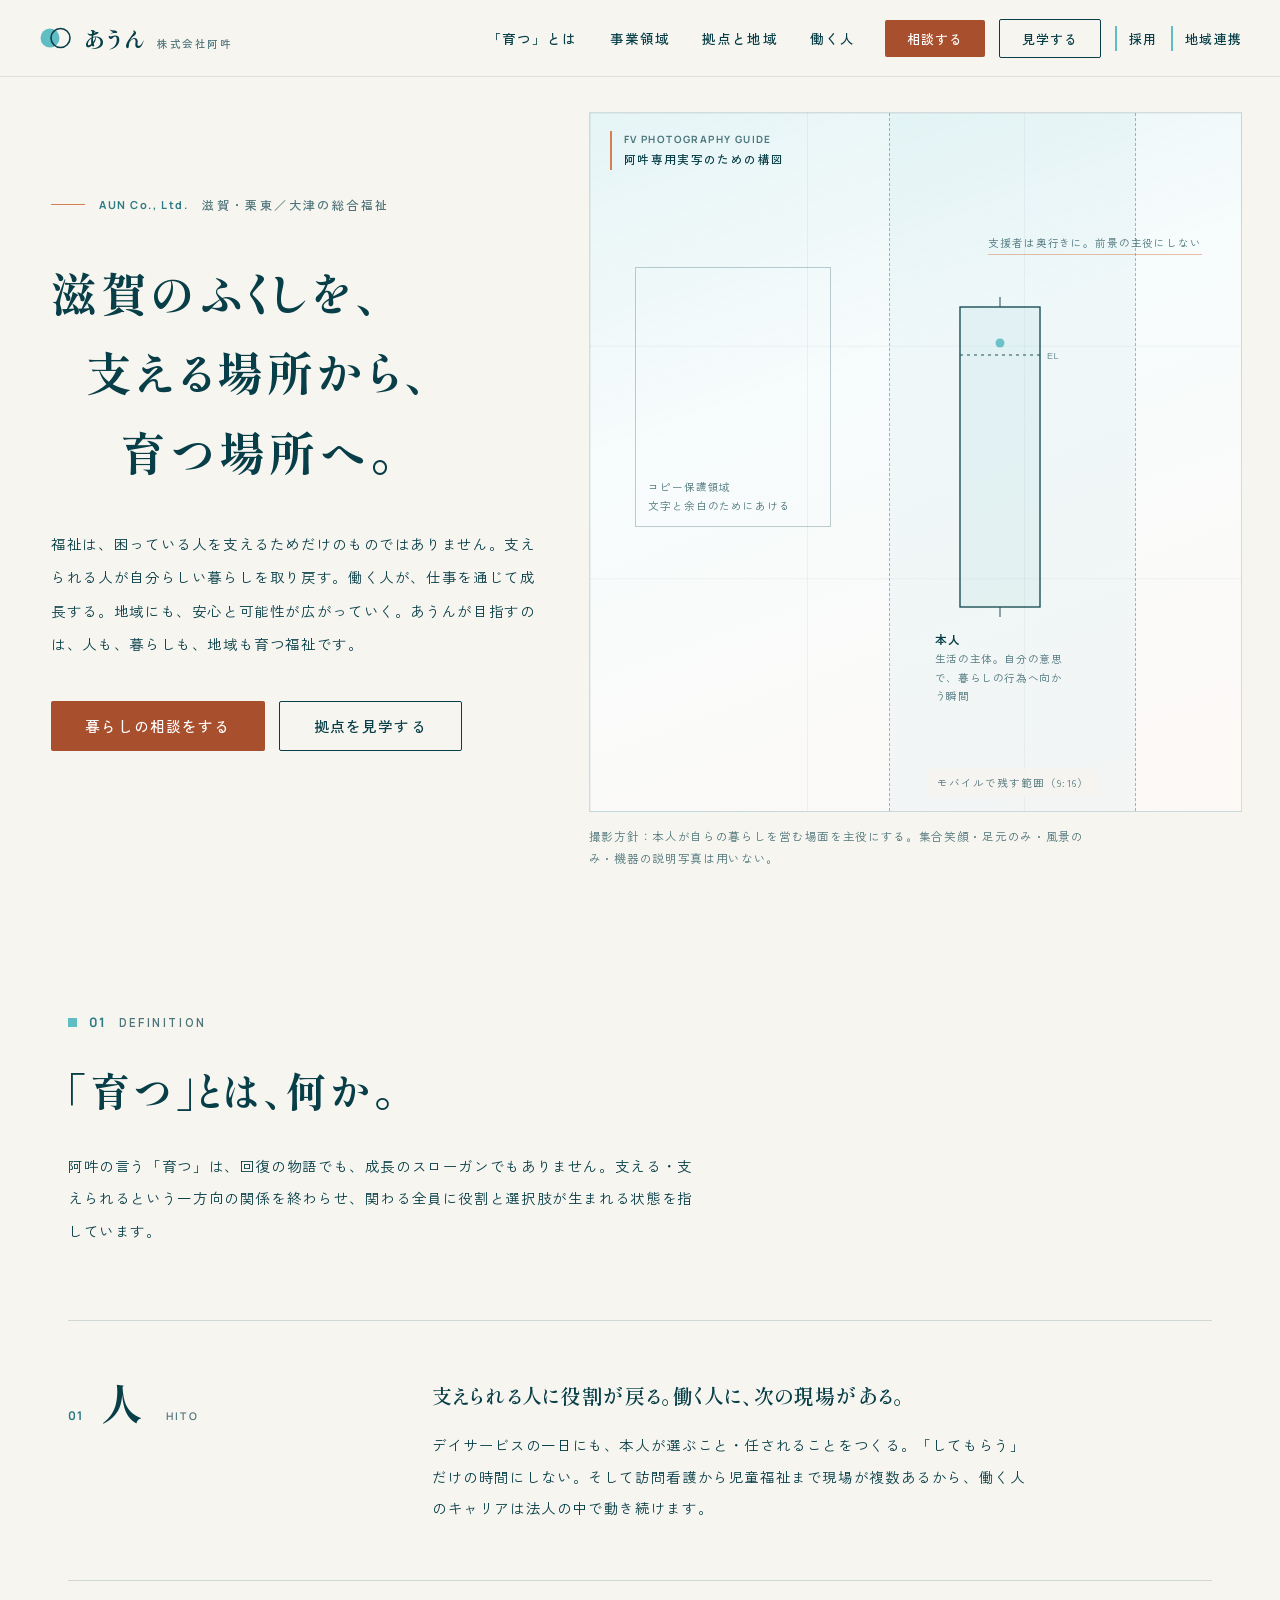
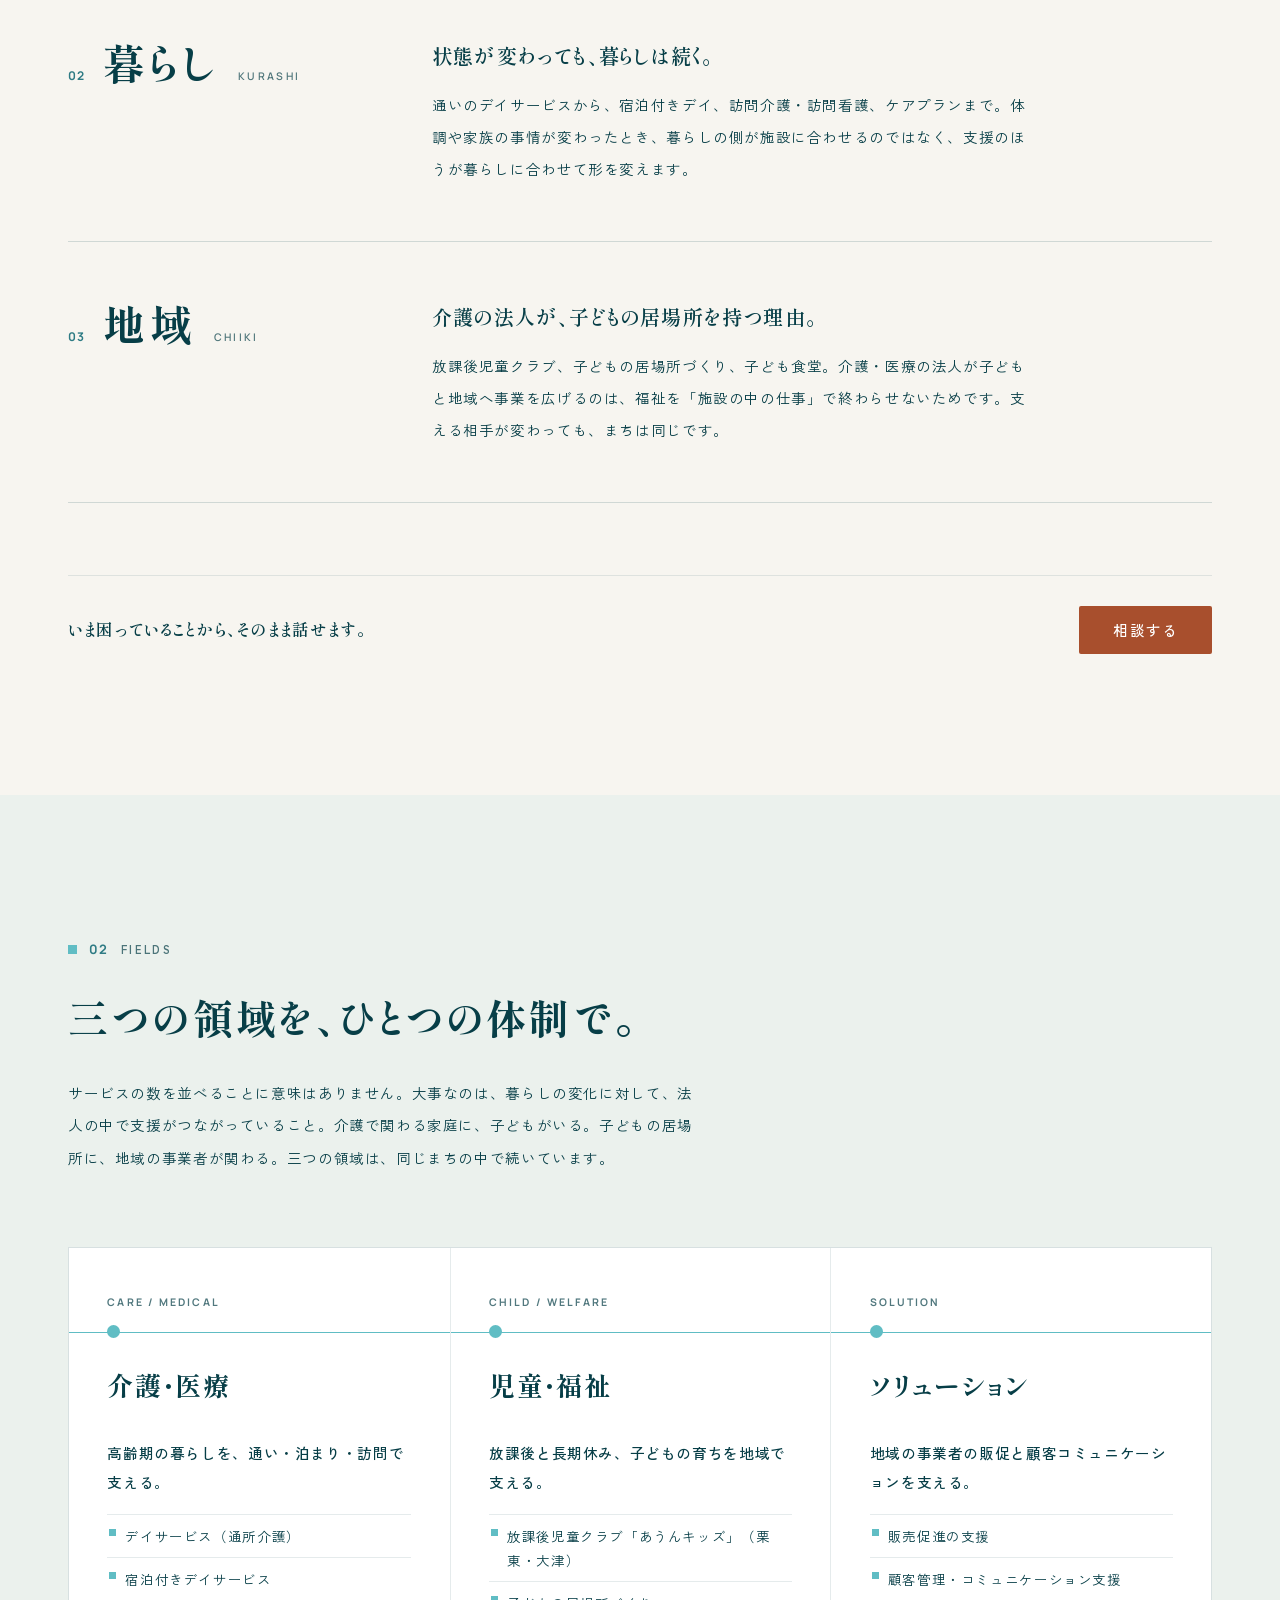
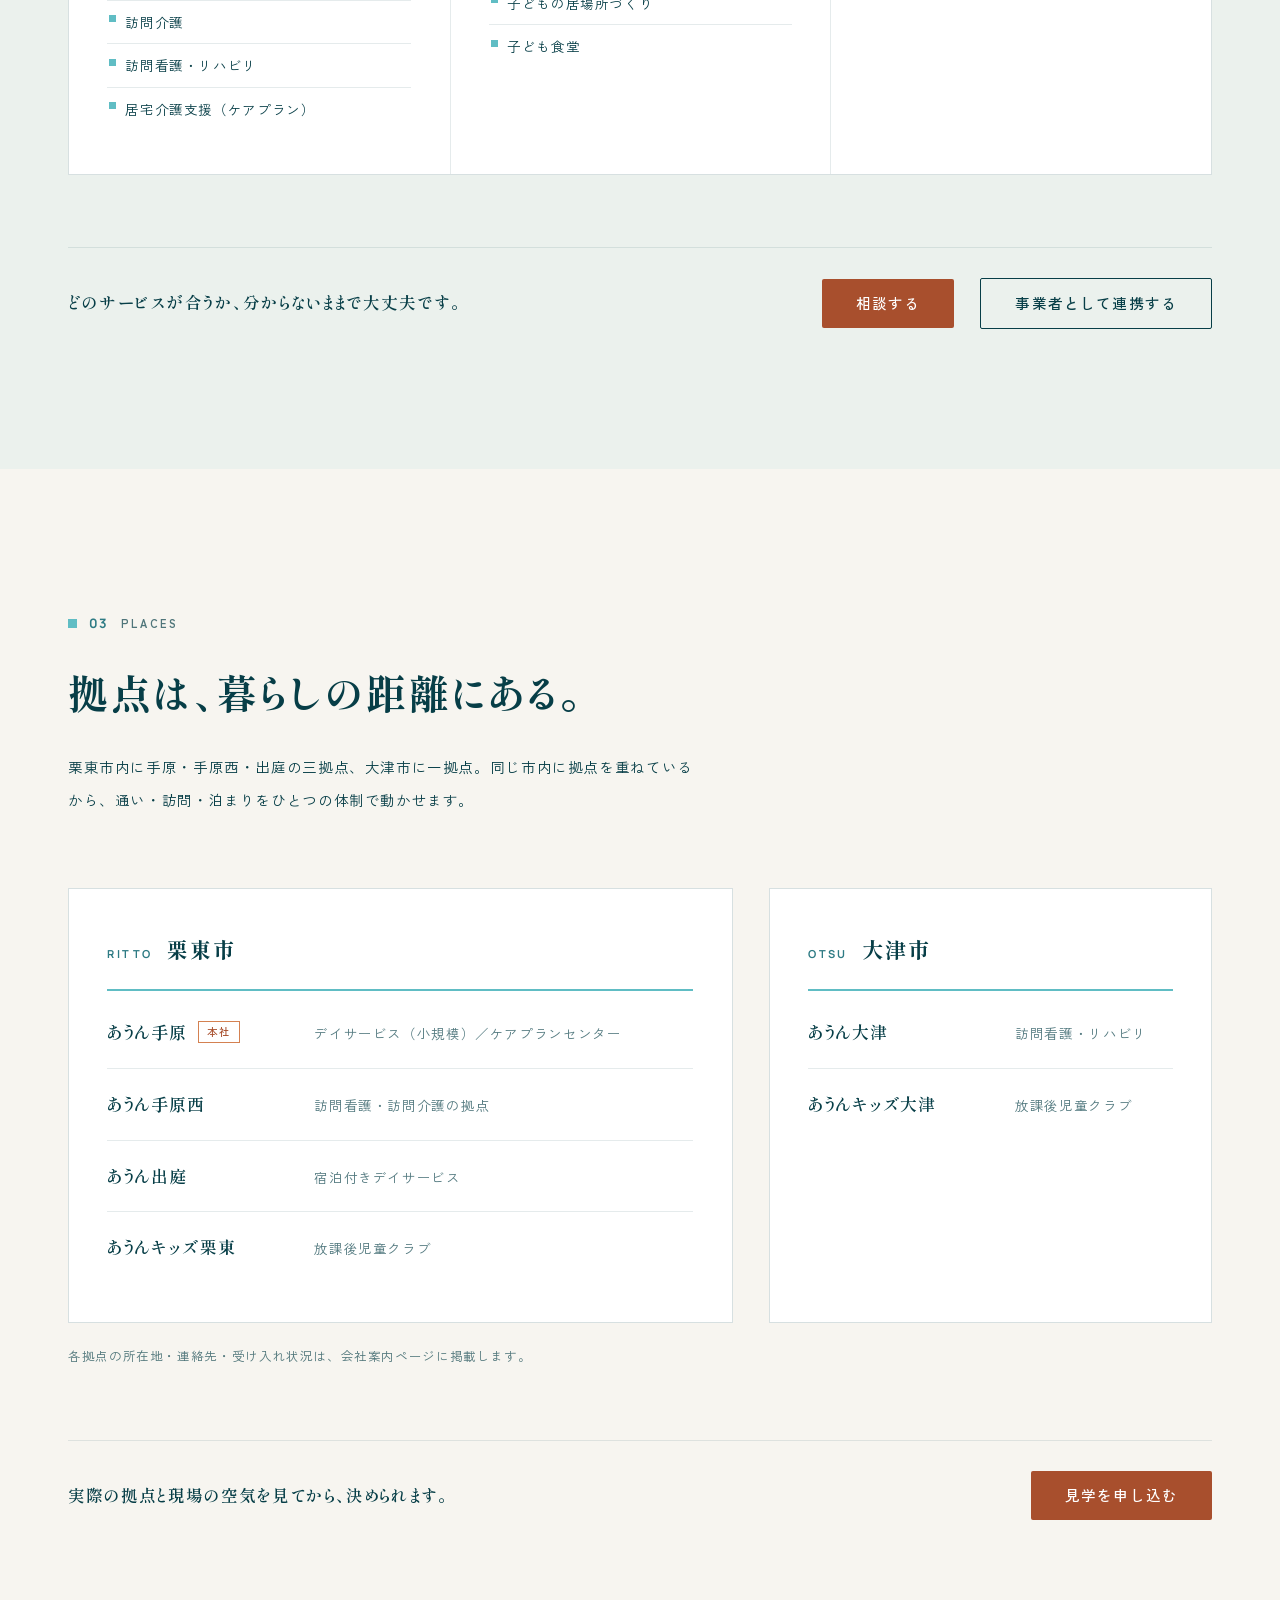
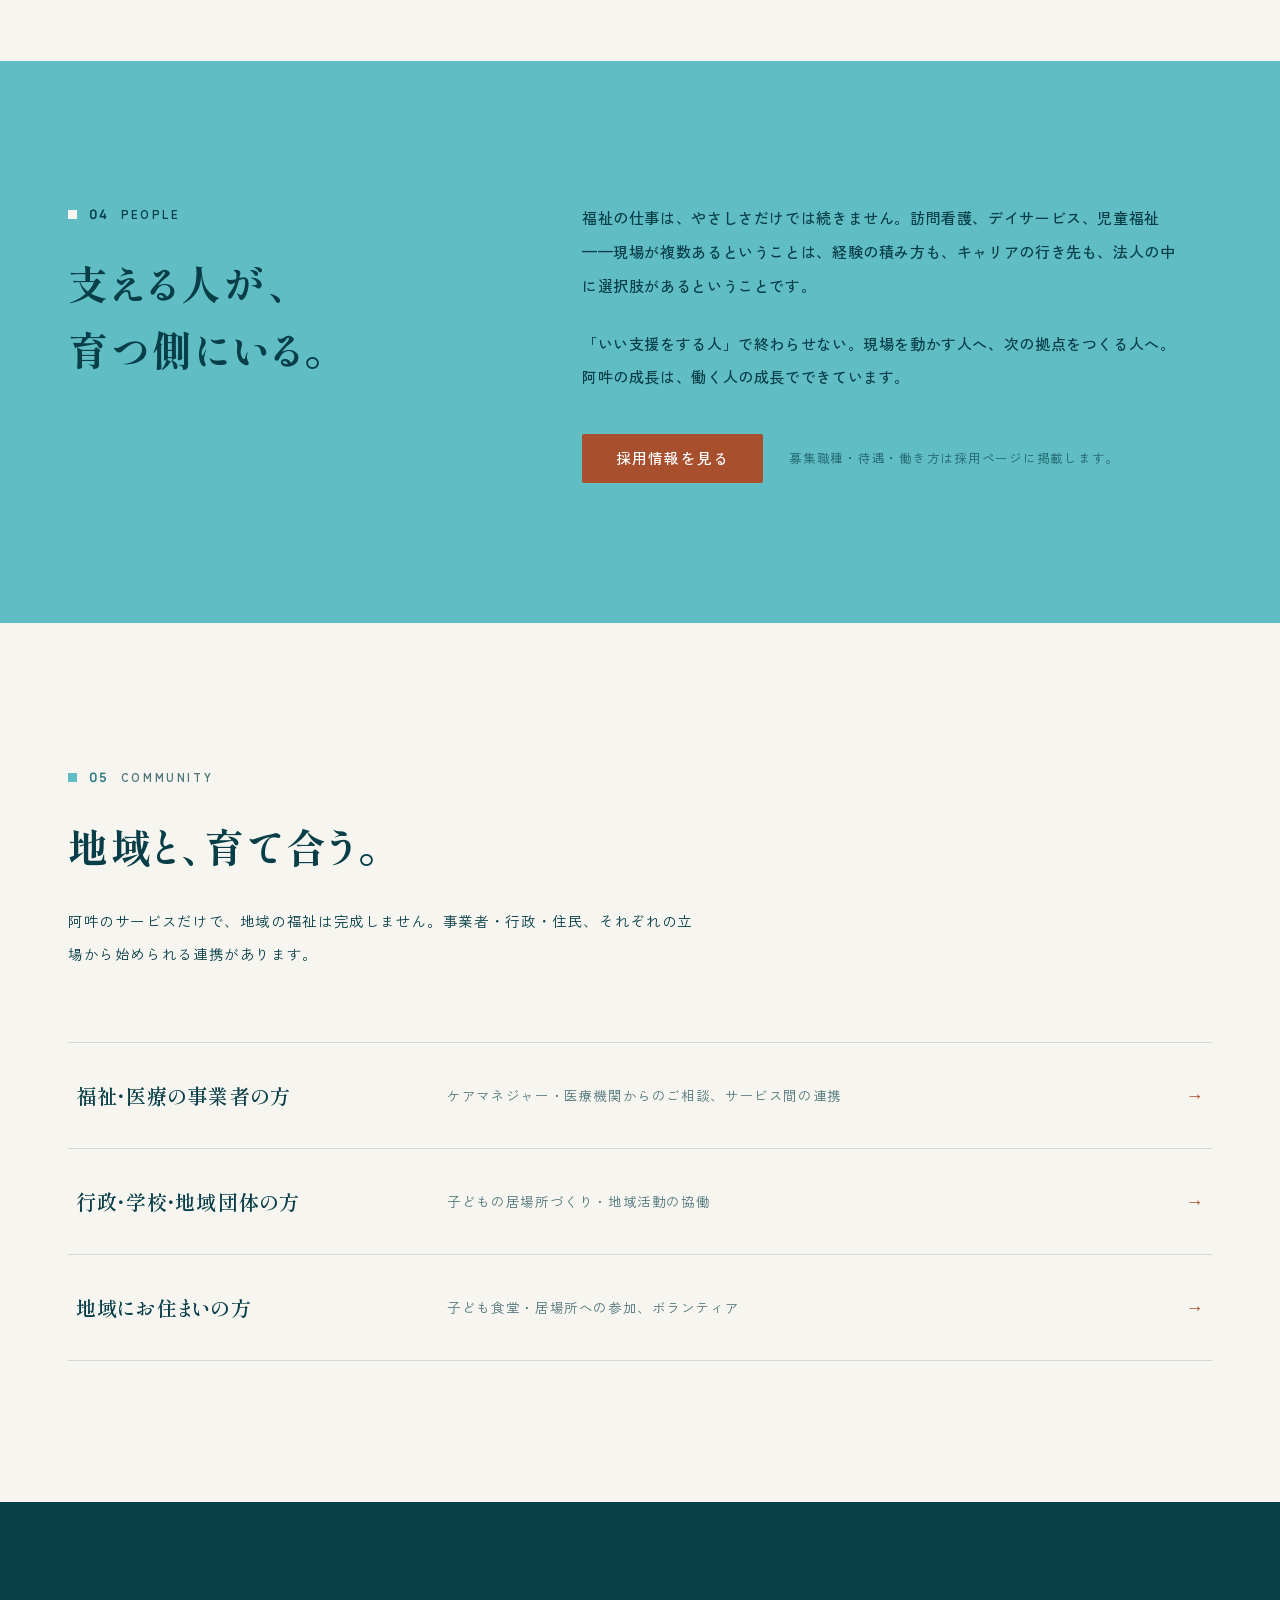
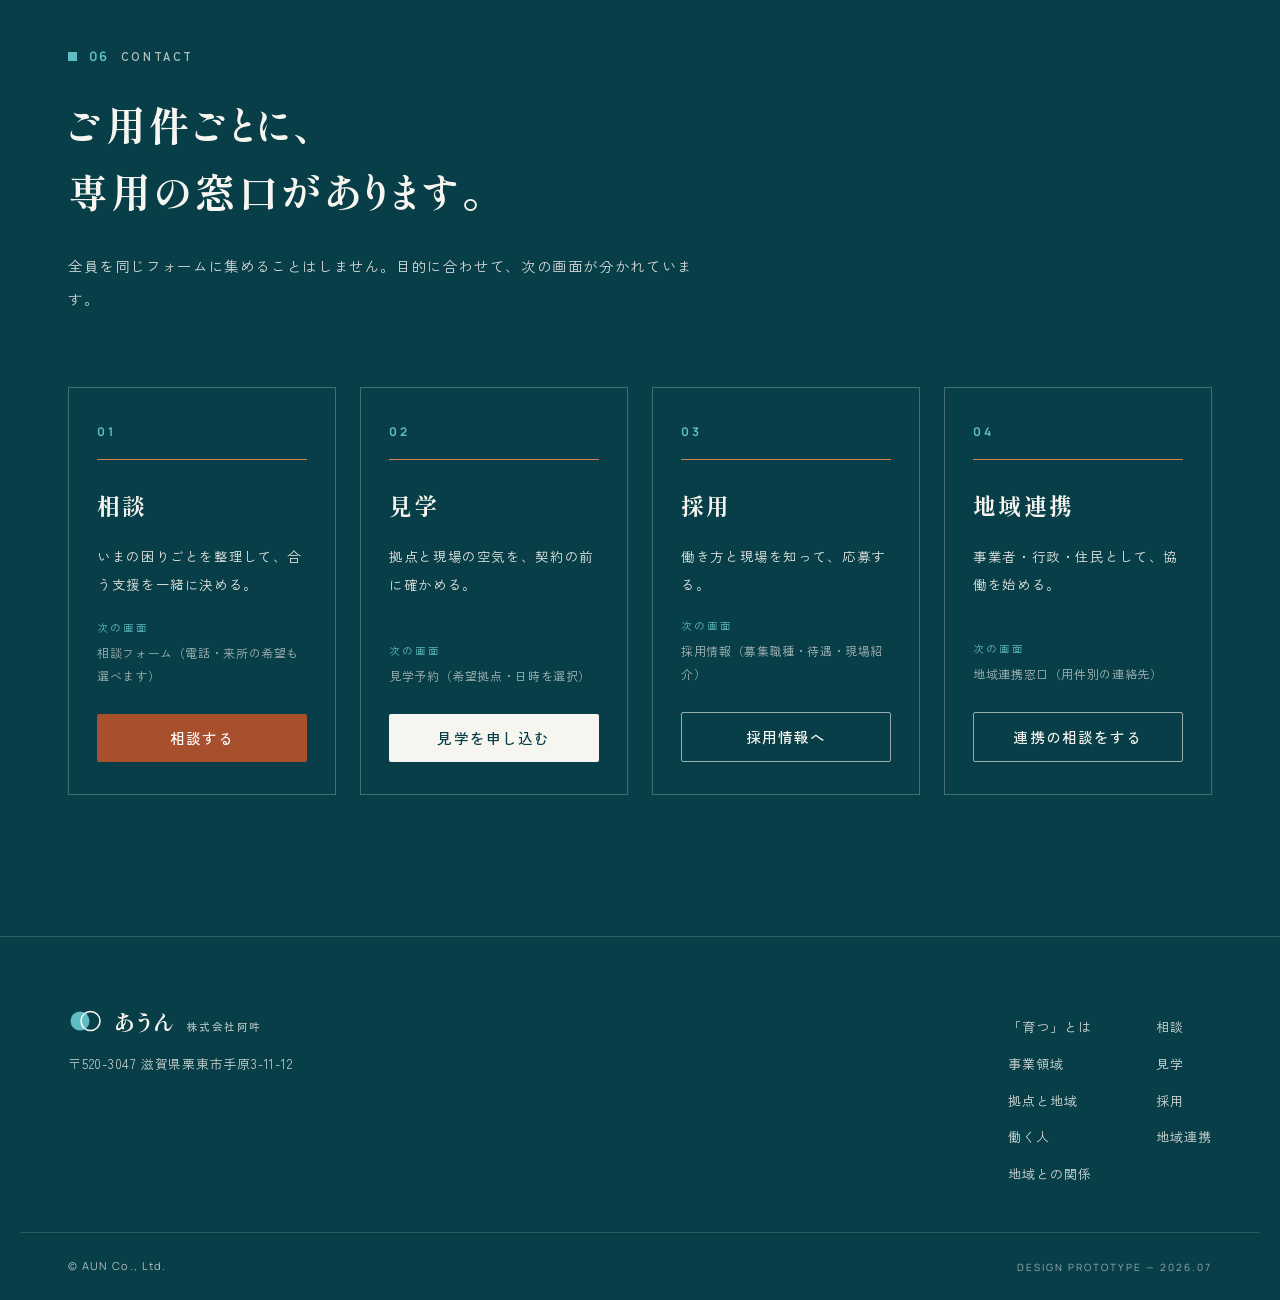
<file: aun-site/index.html>
<!DOCTYPE html>
<html lang="ja">
<head>
<meta charset="UTF-8">
<meta name="viewport" content="width=device-width, initial-scale=1.0">
<title>あうん｜滋賀のふくしを、支える場所から、育つ場所へ。｜株式会社阿吽</title>
<meta name="description" content="株式会社阿吽は、滋賀・栗東と大津で介護・医療、児童・福祉、ソリューションの三領域を運営する総合福祉法人です。人も、暮らしも、地域も育つ福祉を目指します。">
<link rel="stylesheet" href="css/fonts.css">
<link rel="stylesheet" href="css/style.css">
</head>
<body>

<a class="skip-link" href="#main">本文へ</a>

<!-- ============ HEADER ============ -->
<header class="site-header" id="site-header">
  <div class="header-inner">
    <a href="#top" class="logo" aria-label="あうん 株式会社阿吽 トップへ">
      <svg class="logo-mark" viewBox="0 0 34 24" aria-hidden="true">
        <circle cx="12" cy="12" r="9.5" fill="#60BDC4"/>
        <circle cx="22.5" cy="12" r="9.5" fill="none" stroke="#073E47" stroke-width="1.6"/>
      </svg>
      <span class="logo-text">あうん<small>株式会社阿吽</small></span>
    </a>

    <nav class="global-nav" aria-label="サイト内メニュー">
      <ul>
        <li><a href="#sodatsu">「育つ」とは</a></li>
        <li><a href="#jigyo">事業領域</a></li>
        <li><a href="#kyoten">拠点と地域</a></li>
        <li><a href="#hataraku">働く人</a></li>
      </ul>
    </nav>

    <div class="header-actions" aria-label="目的別の窓口">
      <a href="#action-soudan" class="btn btn-cta btn-s">相談する</a>
      <a href="#action-kengaku" class="btn btn-line btn-s">見学する</a>
      <a href="#action-saiyo" class="header-textlink">採用</a>
      <a href="#action-renkei" class="header-textlink">地域連携</a>
    </div>

    <button class="menu-toggle" id="menu-toggle" aria-expanded="false" aria-controls="mobile-menu" aria-label="メニューを開く">
      <span></span><span></span>
    </button>
  </div>
</header>

<!-- mobile menu -->
<div class="mobile-menu" id="mobile-menu" hidden>
  <nav aria-label="メニュー">
    <ul class="mobile-nav">
      <li><a href="#sodatsu"><em>01</em>「育つ」とは</a></li>
      <li><a href="#jigyo"><em>02</em>事業領域</a></li>
      <li><a href="#kyoten"><em>03</em>拠点と地域</a></li>
      <li><a href="#hataraku"><em>04</em>働く人</a></li>
      <li><a href="#chiiki"><em>05</em>地域との関係</a></li>
    </ul>
    <div class="mobile-actions">
      <a href="#action-soudan" class="btn btn-cta">相談する</a>
      <a href="#action-kengaku" class="btn btn-line">見学を申し込む</a>
      <a href="#action-saiyo" class="btn btn-ghost">採用情報</a>
      <a href="#action-renkei" class="btn btn-ghost">地域連携の相談</a>
    </div>
  </nav>
</div>

<main id="main">

<!-- ============ FV ============ -->
<section class="fv" id="top">
  <div class="fv-inner">
    <div class="fv-copy">
      <p class="fv-label"><span class="en">AUN Co., Ltd.</span>滋賀・栗東／大津の総合福祉</p>
      <h1 class="fv-title">
        <span class="l1">滋賀のふくしを、</span>
        <span class="l2">支える場所から、</span>
        <span class="l3">育つ場所へ。</span>
      </h1>
      <p class="fv-lead">福祉は、困っている人を支えるためだけのものではありません。支えられる人が自分らしい暮らしを取り戻す。働く人が、仕事を通じて成長する。地域にも、安心と可能性が広がっていく。あうんが目指すのは、人も、暮らしも、地域も育つ福祉です。</p>
      <div class="fv-actions">
        <a href="#action-soudan" class="btn btn-cta">暮らしの相談をする</a>
        <a href="#action-kengaku" class="btn btn-line">拠点を見学する</a>
      </div>
    </div>

    <!-- 実写差し替え前提の構図ガイド。写真風の偽素材は置かない -->
    <figure class="fv-photo" aria-label="ファーストビュー撮影構図ガイド">
      <div class="guide-frame">
        <div class="guide-grid" aria-hidden="true"></div>
        <p class="guide-tag"><span class="en">FV PHOTOGRAPHY GUIDE</span>阿吽専用実写のための構図</p>

        <div class="guide-mobile-band" aria-hidden="true">
          <span class="band-label">モバイルで残す範囲（9:16）</span>
        </div>

        <div class="guide-subject" aria-hidden="true">
          <svg viewBox="0 0 130 320" class="figure-note">
            <!-- 被写体ボリューム（撮影ブロッキング記法） -->
            <rect x="25" y="10" width="80" height="300" fill="rgba(96,189,196,0.10)" stroke="#073E47" stroke-width="1.4"/>
            <line x1="25" y1="58" x2="105" y2="58" stroke="#073E47" stroke-width="1" stroke-dasharray="3 4"/>
            <circle cx="65" cy="46" r="4.5" fill="#60BDC4"/>
            <line x1="65" y1="10" x2="65" y2="0" stroke="#073E47" stroke-width="1"/>
            <line x1="65" y1="310" x2="65" y2="320" stroke="#073E47" stroke-width="1"/>
            <text x="112" y="62" font-size="9" fill="#073E47" opacity="0.6" font-family="sans-serif">EL</text>
          </svg>
          <p class="subject-label">本人<span>生活の主体。自分の意思で、暮らしの行為へ向かう瞬間</span></p>
        </div>

        <div class="guide-copyarea" aria-hidden="true">
          <span>コピー保護領域<br>文字と余白のためにあける</span>
        </div>

        <div class="guide-depth" aria-hidden="true">
          <span>支援者は奥行きに。前景の主役にしない</span>
        </div>
      </div>
      <figcaption class="guide-caption">
        撮影方針：本人が自らの暮らしを営む場面を主役にする。集合笑顔・足元のみ・風景のみ・機器の説明写真は用いない。
      </figcaption>
    </figure>
  </div>
</section>

<!-- ============ 01 「育つ」とは ============ -->
<section class="section sodatsu" id="sodatsu">
  <div class="container">
    <div class="section-head">
      <p class="sec-num"><span class="en">01</span>DEFINITION</p>
      <h2 class="sec-title">「育つ」とは、何か。</h2>
      <p class="sec-intro">阿吽の言う「育つ」は、回復の物語でも、成長のスローガンでもありません。支える・支えられるという一方向の関係を終わらせ、関わる全員に役割と選択肢が生まれる状態を指しています。</p>
    </div>

    <div class="sodatsu-list">
      <article class="sodatsu-item">
        <div class="sodatsu-key">
          <span class="key-num en">01</span>
          <h3>人</h3>
          <span class="key-en en">HITO</span>
        </div>
        <div class="sodatsu-body">
          <h4>支えられる人に役割が戻る。働く人に、次の現場がある。</h4>
          <p>デイサービスの一日にも、本人が選ぶこと・任されることをつくる。「してもらう」だけの時間にしない。そして訪問看護から児童福祉まで現場が複数あるから、働く人のキャリアは法人の中で動き続けます。</p>
        </div>
      </article>

      <article class="sodatsu-item">
        <div class="sodatsu-key">
          <span class="key-num en">02</span>
          <h3>暮らし</h3>
          <span class="key-en en">KURASHI</span>
        </div>
        <div class="sodatsu-body">
          <h4>状態が変わっても、暮らしは続く。</h4>
          <p>通いのデイサービスから、宿泊付きデイ、訪問介護・訪問看護、ケアプランまで。体調や家族の事情が変わったとき、暮らしの側が施設に合わせるのではなく、支援のほうが暮らしに合わせて形を変えます。</p>
        </div>
      </article>

      <article class="sodatsu-item">
        <div class="sodatsu-key">
          <span class="key-num en">03</span>
          <h3>地域</h3>
          <span class="key-en en">CHIIKI</span>
        </div>
        <div class="sodatsu-body">
          <h4>介護の法人が、子どもの居場所を持つ理由。</h4>
          <p>放課後児童クラブ、子どもの居場所づくり、子ども食堂。介護・医療の法人が子どもと地域へ事業を広げるのは、福祉を「施設の中の仕事」で終わらせないためです。支える相手が変わっても、まちは同じです。</p>
        </div>
      </article>
    </div>

    <div class="sec-cta">
      <p>いま困っていることから、そのまま話せます。</p>
      <a href="#action-soudan" class="btn btn-cta">相談する</a>
    </div>
  </div>
</section>

<!-- ============ 02 事業領域 ============ -->
<section class="section jigyo" id="jigyo">
  <div class="container">
    <div class="section-head">
      <p class="sec-num"><span class="en">02</span>FIELDS</p>
      <h2 class="sec-title">三つの領域を、<br class="sp">ひとつの体制で。</h2>
      <p class="sec-intro">サービスの数を並べることに意味はありません。大事なのは、暮らしの変化に対して、法人の中で支援がつながっていること。介護で関わる家庭に、子どもがいる。子どもの居場所に、地域の事業者が関わる。三つの領域は、同じまちの中で続いています。</p>
    </div>

    <div class="jigyo-band" role="list">
      <article class="jigyo-field" role="listitem">
        <p class="field-en en">CARE / MEDICAL</p>
        <div class="field-node" aria-hidden="true"></div>
        <h3>介護・医療</h3>
        <p class="field-copy">高齢期の暮らしを、通い・泊まり・訪問で支える。</p>
        <ul class="field-services">
          <li>デイサービス（通所介護）</li>
          <li>宿泊付きデイサービス</li>
          <li>訪問介護</li>
          <li>訪問看護・リハビリ</li>
          <li>居宅介護支援（ケアプラン）</li>
        </ul>
      </article>

      <article class="jigyo-field" role="listitem">
        <p class="field-en en">CHILD / WELFARE</p>
        <div class="field-node" aria-hidden="true"></div>
        <h3>児童・福祉</h3>
        <p class="field-copy">放課後と長期休み、子どもの育ちを地域で支える。</p>
        <ul class="field-services">
          <li>放課後児童クラブ「あうんキッズ」（栗東・大津）</li>
          <li>子どもの居場所づくり</li>
          <li>子ども食堂</li>
        </ul>
      </article>

      <article class="jigyo-field" role="listitem">
        <p class="field-en en">SOLUTION</p>
        <div class="field-node" aria-hidden="true"></div>
        <h3>ソリューション</h3>
        <p class="field-copy">地域の事業者の販促と顧客コミュニケーションを支える。</p>
        <ul class="field-services">
          <li>販売促進の支援</li>
          <li>顧客管理・コミュニケーション支援</li>
        </ul>
      </article>
    </div>

    <div class="sec-cta">
      <p>どのサービスが合うか、分からないままで大丈夫です。</p>
      <a href="#action-soudan" class="btn btn-cta">相談する</a>
      <a href="#action-renkei" class="btn btn-line">事業者として連携する</a>
    </div>
  </div>
</section>

<!-- ============ 03 拠点と地域 ============ -->
<section class="section kyoten" id="kyoten">
  <div class="container">
    <div class="section-head">
      <p class="sec-num"><span class="en">03</span>PLACES</p>
      <h2 class="sec-title">拠点は、<br class="sp">暮らしの距離にある。</h2>
      <p class="sec-intro">栗東市内に手原・手原西・出庭の三拠点、大津市に一拠点。同じ市内に拠点を重ねているから、通い・訪問・泊まりをひとつの体制で動かせます。</p>
    </div>

    <div class="kyoten-map">
      <div class="kyoten-area">
        <p class="area-name"><span class="en">RITTO</span>栗東市</p>
        <ul class="kyoten-list">
          <li>
            <p class="k-name">あうん手原<span class="k-tag">本社</span></p>
            <p class="k-role">デイサービス（小規模）／ケアプランセンター</p>
          </li>
          <li>
            <p class="k-name">あうん手原西</p>
            <p class="k-role">訪問看護・訪問介護の拠点</p>
          </li>
          <li>
            <p class="k-name">あうん出庭</p>
            <p class="k-role">宿泊付きデイサービス</p>
          </li>
          <li>
            <p class="k-name">あうんキッズ栗東</p>
            <p class="k-role">放課後児童クラブ</p>
          </li>
        </ul>
      </div>
      <div class="kyoten-area">
        <p class="area-name"><span class="en">OTSU</span>大津市</p>
        <ul class="kyoten-list">
          <li>
            <p class="k-name">あうん大津</p>
            <p class="k-role">訪問看護・リハビリ</p>
          </li>
          <li>
            <p class="k-name">あうんキッズ大津</p>
            <p class="k-role">放課後児童クラブ</p>
          </li>
        </ul>
      </div>
    </div>
    <p class="kyoten-note">各拠点の所在地・連絡先・受け入れ状況は、会社案内ページに掲載します。</p>

    <div class="sec-cta">
      <p>実際の拠点と現場の空気を見てから、決められます。</p>
      <a href="#action-kengaku" class="btn btn-cta">見学を申し込む</a>
    </div>
  </div>
</section>

<!-- ============ 04 働く人 ============ -->
<section class="section hataraku" id="hataraku">
  <div class="hataraku-inner container">
    <div class="section-head">
      <p class="sec-num"><span class="en">04</span>PEOPLE</p>
      <h2 class="sec-title">支える人が、<br>育つ側にいる。</h2>
    </div>
    <div class="hataraku-body">
      <p>福祉の仕事は、やさしさだけでは続きません。訪問看護、デイサービス、児童福祉——現場が複数あるということは、経験の積み方も、キャリアの行き先も、法人の中に選択肢があるということです。</p>
      <p>「いい支援をする人」で終わらせない。現場を動かす人へ、次の拠点をつくる人へ。阿吽の成長は、働く人の成長でできています。</p>
      <div class="sec-cta left">
        <a href="#action-saiyo" class="btn btn-cta">採用情報を見る</a>
        <p class="cta-note">募集職種・待遇・働き方は採用ページに掲載します。</p>
      </div>
    </div>
  </div>
</section>

<!-- ============ 05 地域との関係 ============ -->
<section class="section chiiki" id="chiiki">
  <div class="container">
    <div class="section-head">
      <p class="sec-num"><span class="en">05</span>COMMUNITY</p>
      <h2 class="sec-title">地域と、育て合う。</h2>
      <p class="sec-intro">阿吽のサービスだけで、地域の福祉は完成しません。事業者・行政・住民、それぞれの立場から始められる連携があります。</p>
    </div>

    <ul class="chiiki-list">
      <li>
        <a href="#action-renkei">
          <p class="c-who">福祉・医療の事業者の方</p>
          <p class="c-what">ケアマネジャー・医療機関からのご相談、サービス間の連携</p>
          <span class="c-arrow" aria-hidden="true">→</span>
        </a>
      </li>
      <li>
        <a href="#action-renkei">
          <p class="c-who">行政・学校・地域団体の方</p>
          <p class="c-what">子どもの居場所づくり・地域活動の協働</p>
          <span class="c-arrow" aria-hidden="true">→</span>
        </a>
      </li>
      <li>
        <a href="#action-renkei">
          <p class="c-who">地域にお住まいの方</p>
          <p class="c-what">子ども食堂・居場所への参加、ボランティア</p>
          <span class="c-arrow" aria-hidden="true">→</span>
        </a>
      </li>
    </ul>
  </div>
</section>

<!-- ============ 06 行動導線 ============ -->
<section class="section actions" id="actions">
  <div class="container">
    <div class="section-head inverse">
      <p class="sec-num"><span class="en">06</span>CONTACT</p>
      <h2 class="sec-title">ご用件ごとに、<br>専用の窓口があります。</h2>
      <p class="sec-intro">全員を同じフォームに集めることはしません。目的に合わせて、次の画面が分かれています。</p>
    </div>

    <ol class="action-grid">
      <li class="action-card" id="action-soudan">
        <p class="a-num en">01</p>
        <h3>相談</h3>
        <p class="a-purpose">いまの困りごとを整理して、合う支援を一緒に決める。</p>
        <p class="a-next"><span>次の画面</span>相談フォーム（電話・来所の希望も選べます）</p>
        <a href="#" class="btn btn-cta btn-full">相談する</a>
      </li>
      <li class="action-card" id="action-kengaku">
        <p class="a-num en">02</p>
        <h3>見学</h3>
        <p class="a-purpose">拠点と現場の空気を、契約の前に確かめる。</p>
        <p class="a-next"><span>次の画面</span>見学予約（希望拠点・日時を選択）</p>
        <a href="#" class="btn btn-white btn-full">見学を申し込む</a>
      </li>
      <li class="action-card" id="action-saiyo">
        <p class="a-num en">03</p>
        <h3>採用</h3>
        <p class="a-purpose">働き方と現場を知って、応募する。</p>
        <p class="a-next"><span>次の画面</span>採用情報（募集職種・待遇・現場紹介）</p>
        <a href="#" class="btn btn-outline-w btn-full">採用情報へ</a>
      </li>
      <li class="action-card" id="action-renkei">
        <p class="a-num en">04</p>
        <h3>地域連携</h3>
        <p class="a-purpose">事業者・行政・住民として、協働を始める。</p>
        <p class="a-next"><span>次の画面</span>地域連携窓口（用件別の連絡先）</p>
        <a href="#" class="btn btn-outline-w btn-full">連携の相談をする</a>
      </li>
    </ol>
  </div>
</section>

</main>

<!-- ============ FOOTER ============ -->
<footer class="site-footer">
  <div class="container footer-inner">
    <div class="footer-id">
      <a href="#top" class="logo footer-logo">
        <svg class="logo-mark" viewBox="0 0 34 24" aria-hidden="true">
          <circle cx="12" cy="12" r="9.5" fill="#60BDC4"/>
          <circle cx="22.5" cy="12" r="9.5" fill="none" stroke="#F7F5F0" stroke-width="1.6"/>
        </svg>
        <span class="logo-text">あうん<small>株式会社阿吽</small></span>
      </a>
      <p class="footer-addr">〒520-3047 滋賀県栗東市手原3-11-12</p>
    </div>
    <nav class="footer-nav" aria-label="フッターメニュー">
      <ul>
        <li><a href="#sodatsu">「育つ」とは</a></li>
        <li><a href="#jigyo">事業領域</a></li>
        <li><a href="#kyoten">拠点と地域</a></li>
        <li><a href="#hataraku">働く人</a></li>
        <li><a href="#chiiki">地域との関係</a></li>
      </ul>
      <ul>
        <li><a href="#action-soudan">相談</a></li>
        <li><a href="#action-kengaku">見学</a></li>
        <li><a href="#action-saiyo">採用</a></li>
        <li><a href="#action-renkei">地域連携</a></li>
      </ul>
    </nav>
  </div>
  <div class="container footer-foot">
    <p class="copyright en">&copy; AUN Co., Ltd.</p>
    <p class="proto-note en">DESIGN PROTOTYPE — 2026.07</p>
  </div>
</footer>

<script src="js/main.js"></script>
</body>
</html>
</file>
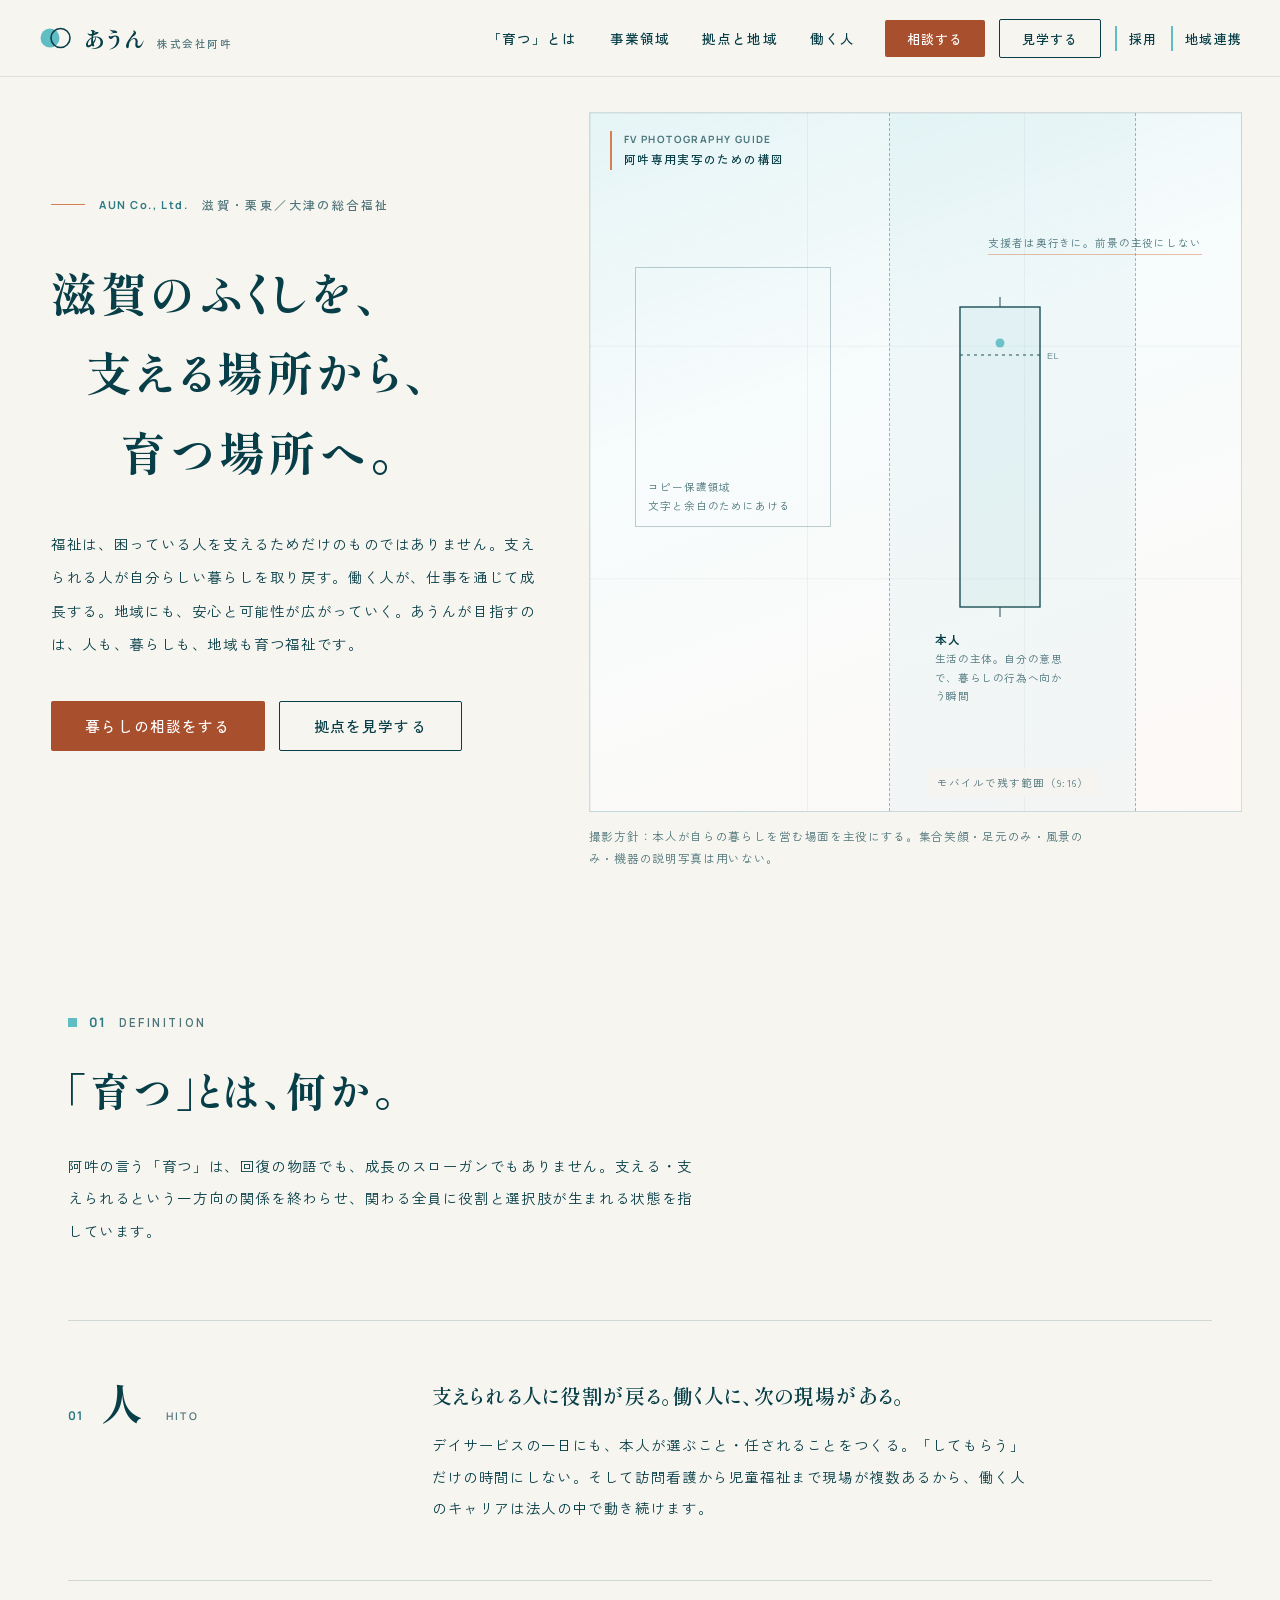
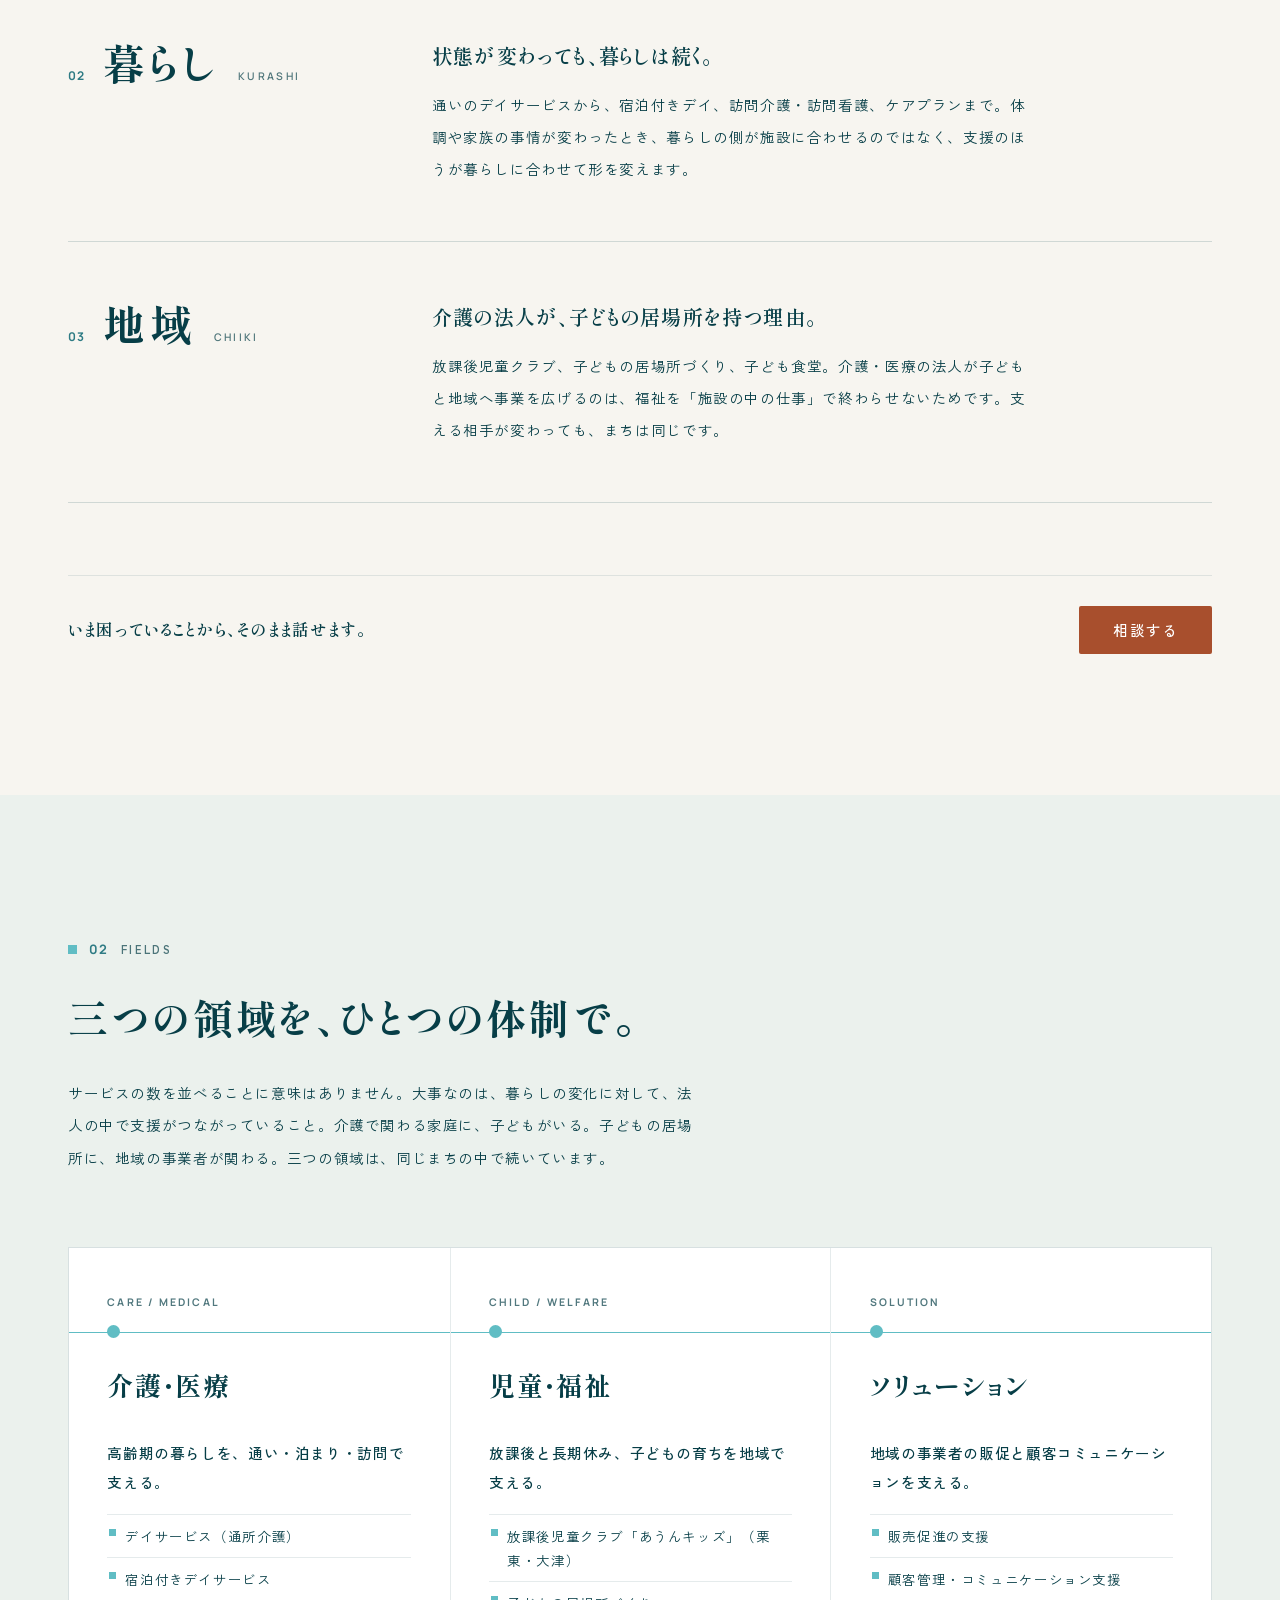
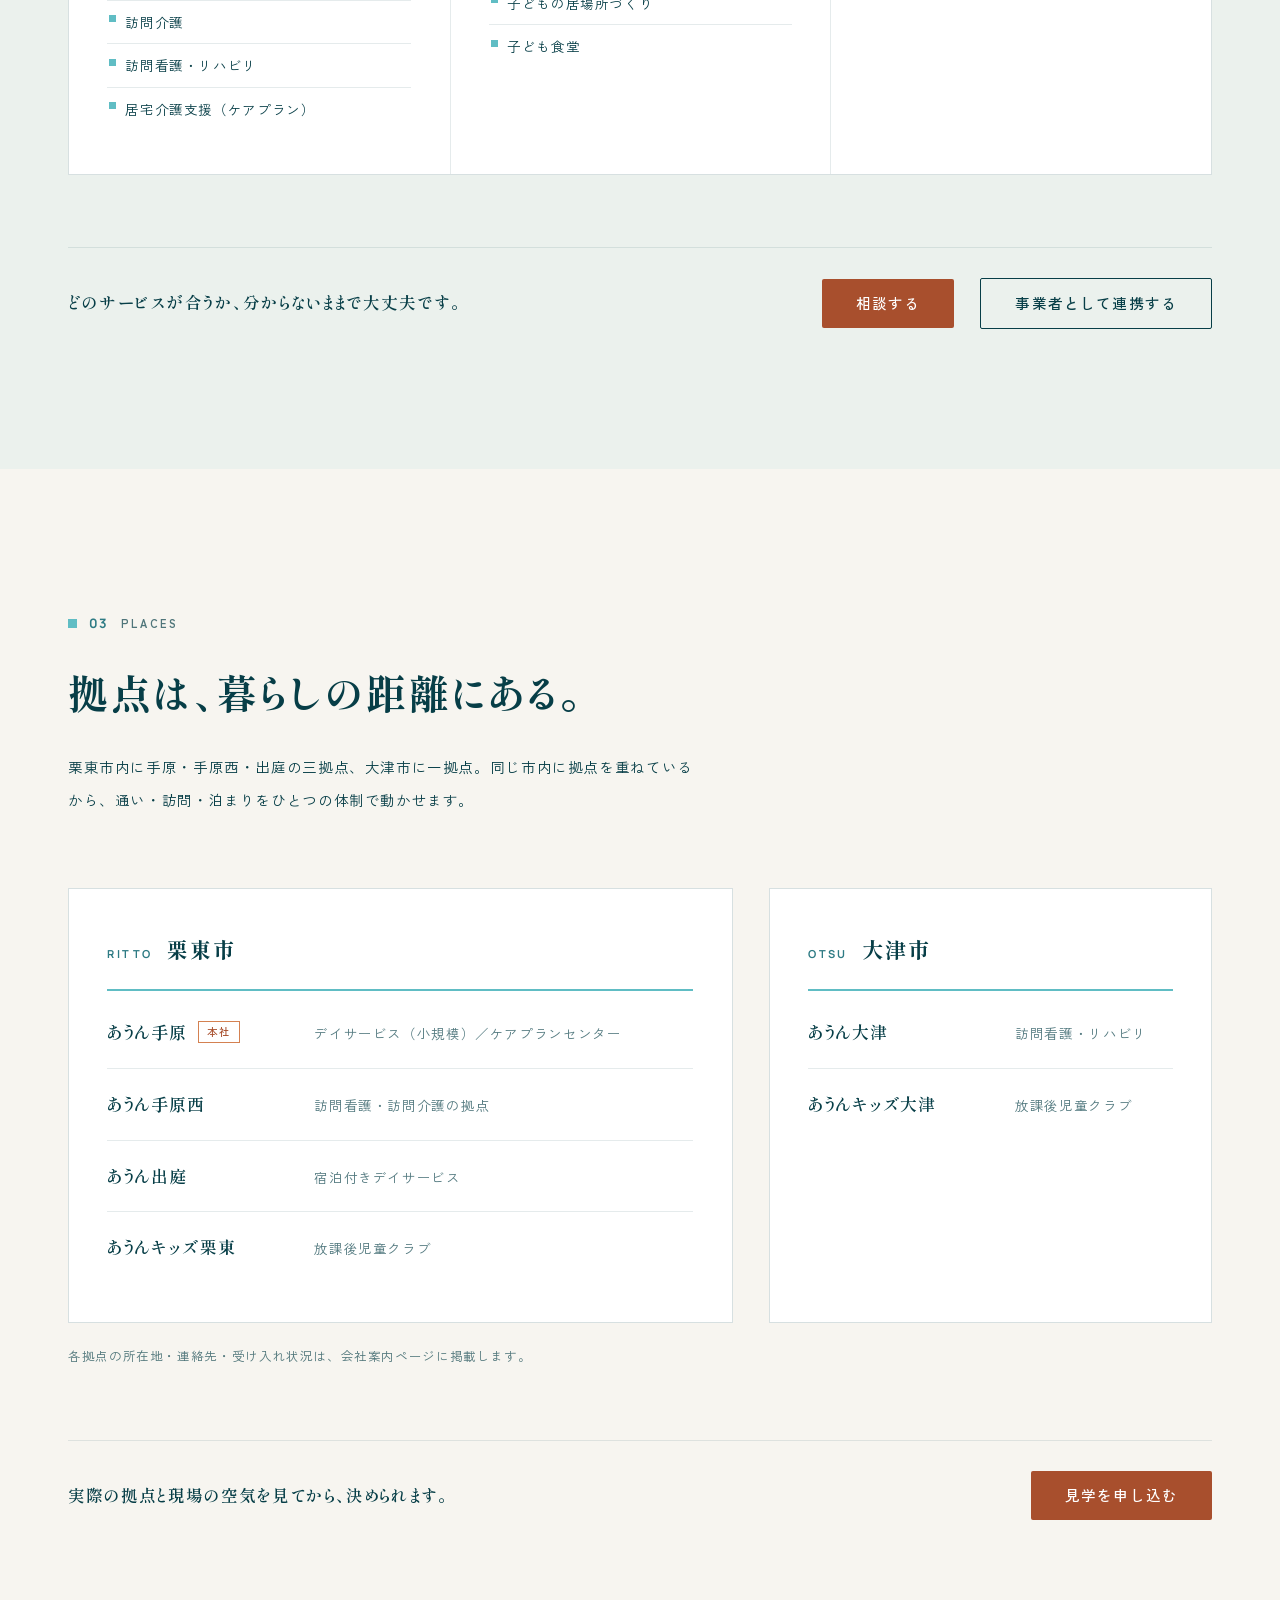
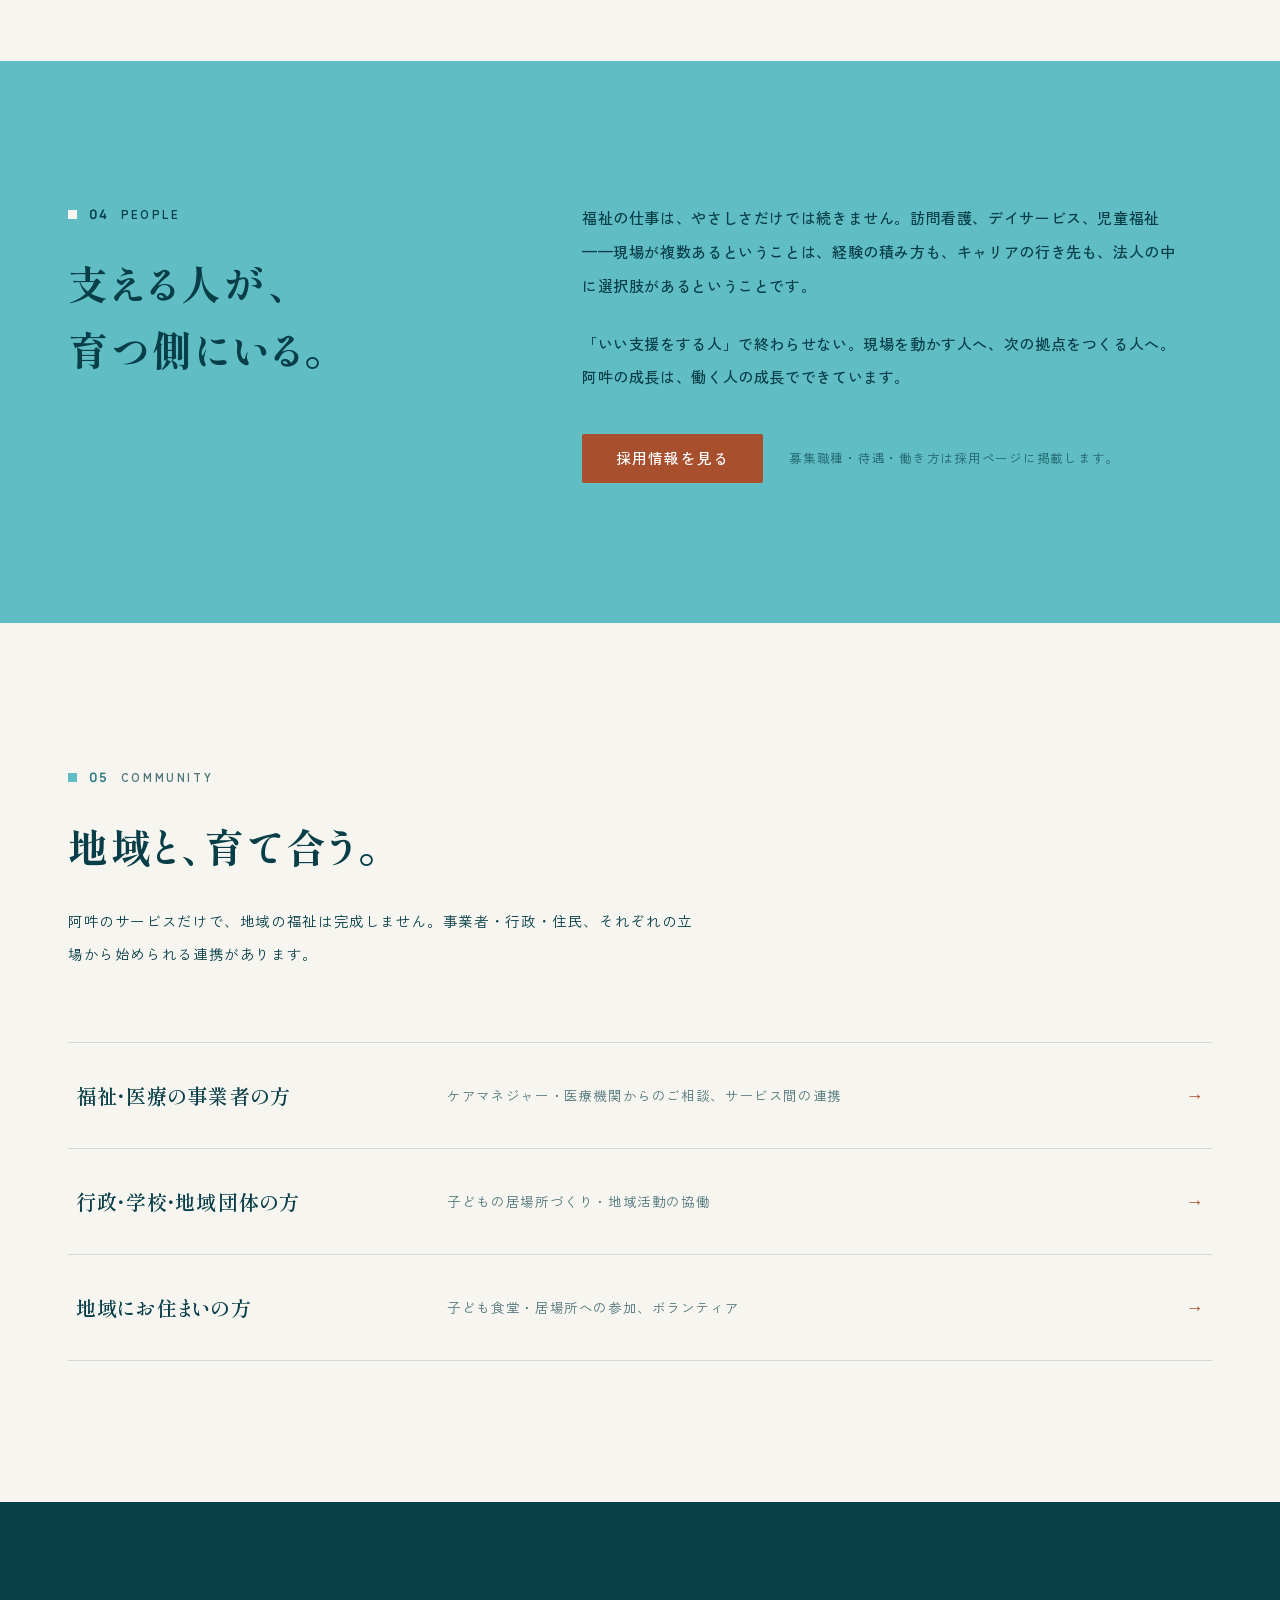
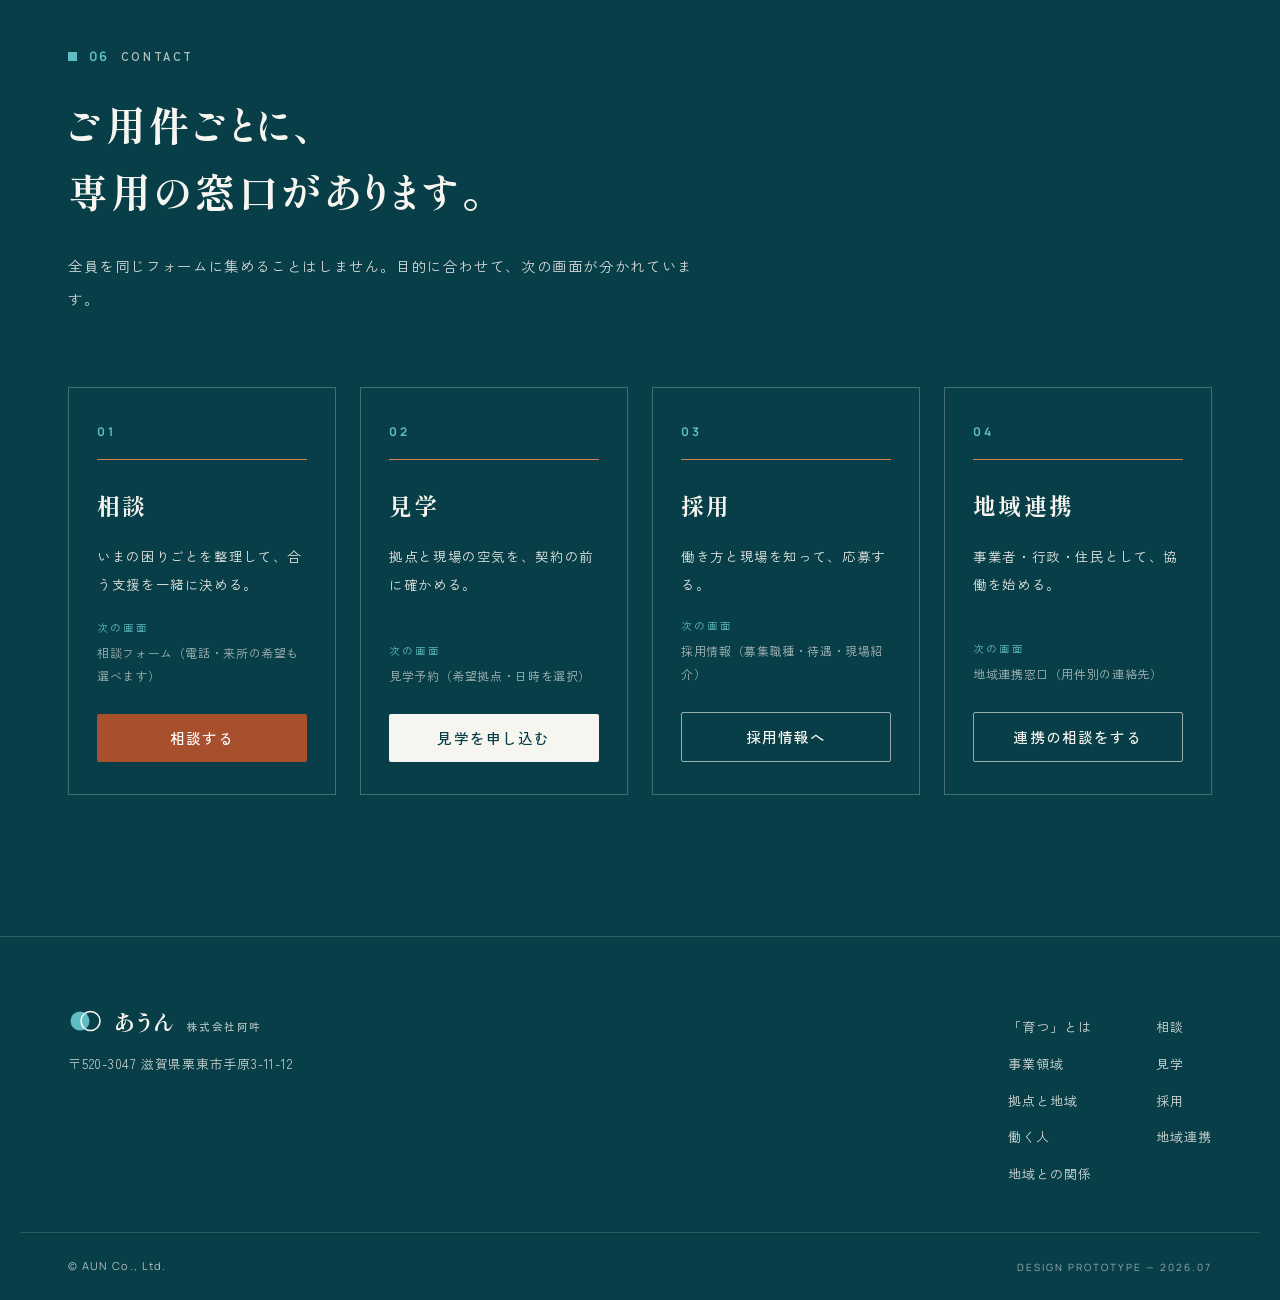
<file: docs/index.html>
<!DOCTYPE html>
<html lang="ja">
<head>
<meta charset="UTF-8">
<meta name="viewport" content="width=device-width, initial-scale=1.0">
<title>あうん｜滋賀のふくしを、支える場所から、育つ場所へ。｜株式会社阿吽</title>
<meta name="description" content="株式会社阿吽は、滋賀・栗東と大津で介護・医療、児童・福祉、ソリューションの三領域を運営する総合福祉法人です。人も、暮らしも、地域も育つ福祉を目指します。">
<link rel="stylesheet" href="css/fonts.css">
<link rel="stylesheet" href="css/style.css?v=fv-editorial-restore-20260805">
</head>
<body>

<a class="skip-link" href="#main">本文へ</a>

<!-- ============ HEADER ============ -->
<header class="site-header" id="site-header">
  <div class="header-inner">
    <a href="#top" class="logo" aria-label="あうん 株式会社阿吽 トップへ">
      <svg class="logo-mark" viewBox="0 0 34 24" aria-hidden="true">
        <circle cx="12" cy="12" r="9.5" fill="#60BDC4"/>
        <circle cx="22.5" cy="12" r="9.5" fill="none" stroke="#073E47" stroke-width="1.6"/>
      </svg>
      <span class="logo-text">あうん<small>株式会社阿吽</small></span>
    </a>

    <nav class="global-nav" aria-label="サイト内メニュー">
      <ul>
        <li><a href="#sodatsu">「育つ」とは</a></li>
        <li><a href="#jigyo">事業領域</a></li>
        <li><a href="#kyoten">拠点と地域</a></li>
        <li><a href="#hataraku">働く人</a></li>
      </ul>
    </nav>

    <div class="header-actions" aria-label="目的別の窓口">
      <a href="#action-soudan" class="btn btn-cta btn-s">相談する</a>
      <a href="#action-kengaku" class="btn btn-line btn-s">見学する</a>
      <a href="#action-saiyo" class="header-textlink">採用</a>
      <a href="#action-renkei" class="header-textlink">地域連携</a>
    </div>

    <button class="menu-toggle" id="menu-toggle" aria-expanded="false" aria-controls="mobile-menu" aria-label="メニューを開く">
      <span></span><span></span>
    </button>
  </div>
</header>

<!-- mobile menu -->
<div class="mobile-menu" id="mobile-menu" hidden>
  <nav aria-label="メニュー">
    <ul class="mobile-nav">
      <li><a href="#sodatsu"><em>01</em>「育つ」とは</a></li>
      <li><a href="#jigyo"><em>02</em>事業領域</a></li>
      <li><a href="#kyoten"><em>03</em>拠点と地域</a></li>
      <li><a href="#hataraku"><em>04</em>働く人</a></li>
      <li><a href="#chiiki"><em>05</em>地域との関係</a></li>
    </ul>
    <div class="mobile-actions">
      <a href="#action-soudan" class="btn btn-cta">相談する</a>
      <a href="#action-kengaku" class="btn btn-line">見学を申し込む</a>
      <a href="#action-saiyo" class="btn btn-ghost">採用情報</a>
      <a href="#action-renkei" class="btn btn-ghost">地域連携の相談</a>
    </div>
  </nav>
</div>

<main id="main">

<!-- ============ FV ============ -->
<section class="fv" id="top">
  <div class="fv-inner">
    <div class="fv-copy">
      <p class="fv-label"><span class="en">AUN Co., Ltd.</span>滋賀・栗東／大津の総合福祉</p>
      <h1 class="fv-title">
        <span class="l1">滋賀のふくしを、</span>
        <span class="l2">支える場所から、</span>
        <span class="l3">育つ場所へ。</span>
      </h1>
      <p class="fv-lead">福祉は、困っている人を支えるためだけのものではありません。支えられる人が自分らしい暮らしを取り戻す。働く人が、仕事を通じて成長する。地域にも、安心と可能性が広がっていく。あうんが目指すのは、人も、暮らしも、地域も育つ福祉です。</p>
      <div class="fv-actions">
        <a href="#action-soudan" class="btn btn-cta">暮らしの相談をする</a>
        <a href="#action-kengaku" class="btn btn-line">拠点を見学する</a>
      </div>
    </div>

    <!-- 実写差し替え前提の構図ガイド。写真風の偽素材は置かない -->
    <figure class="fv-photo" aria-label="ファーストビュー撮影構図ガイド">
      <div class="guide-frame">
        <div class="guide-grid" aria-hidden="true"></div>
        <p class="guide-tag"><span class="en">FV PHOTOGRAPHY GUIDE</span>阿吽専用実写のための構図</p>

        <div class="guide-mobile-band" aria-hidden="true">
          <span class="band-label">モバイルで残す範囲（9:16）</span>
        </div>

        <div class="guide-subject" aria-hidden="true">
          <svg viewBox="0 0 130 320" class="figure-note">
            <!-- 被写体ボリューム（撮影ブロッキング記法） -->
            <rect x="25" y="10" width="80" height="300" fill="rgba(96,189,196,0.10)" stroke="#073E47" stroke-width="1.4"/>
            <line x1="25" y1="58" x2="105" y2="58" stroke="#073E47" stroke-width="1" stroke-dasharray="3 4"/>
            <circle cx="65" cy="46" r="4.5" fill="#60BDC4"/>
            <line x1="65" y1="10" x2="65" y2="0" stroke="#073E47" stroke-width="1"/>
            <line x1="65" y1="310" x2="65" y2="320" stroke="#073E47" stroke-width="1"/>
            <text x="112" y="62" font-size="9" fill="#073E47" opacity="0.6" font-family="sans-serif">EL</text>
          </svg>
          <p class="subject-label">本人<span>生活の主体。自分の意思で、暮らしの行為へ向かう瞬間</span></p>
        </div>

        <div class="guide-copyarea" aria-hidden="true">
          <span>コピー保護領域<br>文字と余白のためにあける</span>
        </div>

        <div class="guide-depth" aria-hidden="true">
          <span>支援者は奥行きに。前景の主役にしない</span>
        </div>
      </div>
      <figcaption class="guide-caption">
        撮影方針：本人が自らの暮らしを営む場面を主役にする。集合笑顔・足元のみ・風景のみ・機器の説明写真は用いない。
      </figcaption>
    </figure>
  </div>
</section>

<!-- ============ 01 「育つ」とは ============ -->
<section class="section sodatsu" id="sodatsu">
  <div class="container">
    <div class="section-head">
      <p class="sec-num"><span class="en">01</span>DEFINITION</p>
      <h2 class="sec-title">「育つ」とは、何か。</h2>
      <p class="sec-intro">阿吽の言う「育つ」は、回復の物語でも、成長のスローガンでもありません。支える・支えられるという一方向の関係を終わらせ、関わる全員に役割と選択肢が生まれる状態を指しています。</p>
    </div>

    <div class="sodatsu-list">
      <article class="sodatsu-item">
        <div class="sodatsu-key">
          <span class="key-num en">01</span>
          <h3>人</h3>
          <span class="key-en en">HITO</span>
        </div>
        <div class="sodatsu-body">
          <h4>支えられる人に役割が戻る。働く人に、次の現場がある。</h4>
          <p>デイサービスの一日にも、本人が選ぶこと・任されることをつくる。「してもらう」だけの時間にしない。そして訪問看護から児童福祉まで現場が複数あるから、働く人のキャリアは法人の中で動き続けます。</p>
        </div>
      </article>

      <article class="sodatsu-item">
        <div class="sodatsu-key">
          <span class="key-num en">02</span>
          <h3>暮らし</h3>
          <span class="key-en en">KURASHI</span>
        </div>
        <div class="sodatsu-body">
          <h4>状態が変わっても、暮らしは続く。</h4>
          <p>通いのデイサービスから、宿泊付きデイ、訪問介護・訪問看護、ケアプランまで。体調や家族の事情が変わったとき、暮らしの側が施設に合わせるのではなく、支援のほうが暮らしに合わせて形を変えます。</p>
        </div>
      </article>

      <article class="sodatsu-item">
        <div class="sodatsu-key">
          <span class="key-num en">03</span>
          <h3>地域</h3>
          <span class="key-en en">CHIIKI</span>
        </div>
        <div class="sodatsu-body">
          <h4>介護の法人が、子どもの居場所を持つ理由。</h4>
          <p>放課後児童クラブ、子どもの居場所づくり、子ども食堂。介護・医療の法人が子どもと地域へ事業を広げるのは、福祉を「施設の中の仕事」で終わらせないためです。支える相手が変わっても、まちは同じです。</p>
        </div>
      </article>
    </div>

    <div class="sec-cta">
      <p>いま困っていることから、そのまま話せます。</p>
      <a href="#action-soudan" class="btn btn-cta">相談する</a>
    </div>
  </div>
</section>

<!-- ============ 02 事業領域 ============ -->
<section class="section jigyo" id="jigyo">
  <div class="container">
    <div class="section-head">
      <p class="sec-num"><span class="en">02</span>FIELDS</p>
      <h2 class="sec-title">三つの領域を、<br class="sp">ひとつの体制で。</h2>
      <p class="sec-intro">サービスの数を並べることに意味はありません。大事なのは、暮らしの変化に対して、法人の中で支援がつながっていること。介護で関わる家庭に、子どもがいる。子どもの居場所に、地域の事業者が関わる。三つの領域は、同じまちの中で続いています。</p>
    </div>

    <div class="jigyo-band" role="list">
      <article class="jigyo-field" role="listitem">
        <p class="field-en en">CARE / MEDICAL</p>
        <div class="field-node" aria-hidden="true"></div>
        <h3>介護・医療</h3>
        <p class="field-copy">高齢期の暮らしを、通い・泊まり・訪問で支える。</p>
        <ul class="field-services">
          <li>デイサービス（通所介護）</li>
          <li>宿泊付きデイサービス</li>
          <li>訪問介護</li>
          <li>訪問看護・リハビリ</li>
          <li>居宅介護支援（ケアプラン）</li>
        </ul>
      </article>

      <article class="jigyo-field" role="listitem">
        <p class="field-en en">CHILD / WELFARE</p>
        <div class="field-node" aria-hidden="true"></div>
        <h3>児童・福祉</h3>
        <p class="field-copy">放課後と長期休み、子どもの育ちを地域で支える。</p>
        <ul class="field-services">
          <li>放課後児童クラブ「あうんキッズ」（栗東・大津）</li>
          <li>子どもの居場所づくり</li>
          <li>子ども食堂</li>
        </ul>
      </article>

      <article class="jigyo-field" role="listitem">
        <p class="field-en en">SOLUTION</p>
        <div class="field-node" aria-hidden="true"></div>
        <h3>ソリューション</h3>
        <p class="field-copy">地域の事業者の販促と顧客コミュニケーションを支える。</p>
        <ul class="field-services">
          <li>販売促進の支援</li>
          <li>顧客管理・コミュニケーション支援</li>
        </ul>
      </article>
    </div>

    <div class="sec-cta">
      <p>どのサービスが合うか、分からないままで大丈夫です。</p>
      <a href="#action-soudan" class="btn btn-cta">相談する</a>
      <a href="#action-renkei" class="btn btn-line">事業者として連携する</a>
    </div>
  </div>
</section>

<!-- ============ 03 拠点と地域 ============ -->
<section class="section kyoten" id="kyoten">
  <div class="container">
    <div class="section-head">
      <p class="sec-num"><span class="en">03</span>PLACES</p>
      <h2 class="sec-title">拠点は、<br class="sp">暮らしの距離にある。</h2>
      <p class="sec-intro">栗東市内に手原・手原西・出庭の三拠点、大津市に一拠点。同じ市内に拠点を重ねているから、通い・訪問・泊まりをひとつの体制で動かせます。</p>
    </div>

    <div class="kyoten-map">
      <div class="kyoten-area">
        <p class="area-name"><span class="en">RITTO</span>栗東市</p>
        <ul class="kyoten-list">
          <li>
            <p class="k-name">あうん手原<span class="k-tag">本社</span></p>
            <p class="k-role">デイサービス（小規模）／ケアプランセンター</p>
          </li>
          <li>
            <p class="k-name">あうん手原西</p>
            <p class="k-role">訪問看護・訪問介護の拠点</p>
          </li>
          <li>
            <p class="k-name">あうん出庭</p>
            <p class="k-role">宿泊付きデイサービス</p>
          </li>
          <li>
            <p class="k-name">あうんキッズ栗東</p>
            <p class="k-role">放課後児童クラブ</p>
          </li>
        </ul>
      </div>
      <div class="kyoten-area">
        <p class="area-name"><span class="en">OTSU</span>大津市</p>
        <ul class="kyoten-list">
          <li>
            <p class="k-name">あうん大津</p>
            <p class="k-role">訪問看護・リハビリ</p>
          </li>
          <li>
            <p class="k-name">あうんキッズ大津</p>
            <p class="k-role">放課後児童クラブ</p>
          </li>
        </ul>
      </div>
    </div>
    <p class="kyoten-note">各拠点の所在地・連絡先・受け入れ状況は、会社案内ページに掲載します。</p>

    <div class="sec-cta">
      <p>実際の拠点と現場の空気を見てから、決められます。</p>
      <a href="#action-kengaku" class="btn btn-cta">見学を申し込む</a>
    </div>
  </div>
</section>

<!-- ============ 04 働く人 ============ -->
<section class="section hataraku" id="hataraku">
  <div class="hataraku-inner container">
    <div class="section-head">
      <p class="sec-num"><span class="en">04</span>PEOPLE</p>
      <h2 class="sec-title">支える人が、<br>育つ側にいる。</h2>
    </div>
    <div class="hataraku-body">
      <p>福祉の仕事は、やさしさだけでは続きません。訪問看護、デイサービス、児童福祉——現場が複数あるということは、経験の積み方も、キャリアの行き先も、法人の中に選択肢があるということです。</p>
      <p>「いい支援をする人」で終わらせない。現場を動かす人へ、次の拠点をつくる人へ。阿吽の成長は、働く人の成長でできています。</p>
      <div class="sec-cta left">
        <a href="#action-saiyo" class="btn btn-cta">採用情報を見る</a>
        <p class="cta-note">募集職種・待遇・働き方は採用ページに掲載します。</p>
      </div>
    </div>
  </div>
</section>

<!-- ============ 05 地域との関係 ============ -->
<section class="section chiiki" id="chiiki">
  <div class="container">
    <div class="section-head">
      <p class="sec-num"><span class="en">05</span>COMMUNITY</p>
      <h2 class="sec-title">地域と、育て合う。</h2>
      <p class="sec-intro">阿吽のサービスだけで、地域の福祉は完成しません。事業者・行政・住民、それぞれの立場から始められる連携があります。</p>
    </div>

    <ul class="chiiki-list">
      <li>
        <a href="#action-renkei">
          <p class="c-who">福祉・医療の事業者の方</p>
          <p class="c-what">ケアマネジャー・医療機関からのご相談、サービス間の連携</p>
          <span class="c-arrow" aria-hidden="true">→</span>
        </a>
      </li>
      <li>
        <a href="#action-renkei">
          <p class="c-who">行政・学校・地域団体の方</p>
          <p class="c-what">子どもの居場所づくり・地域活動の協働</p>
          <span class="c-arrow" aria-hidden="true">→</span>
        </a>
      </li>
      <li>
        <a href="#action-renkei">
          <p class="c-who">地域にお住まいの方</p>
          <p class="c-what">子ども食堂・居場所への参加、ボランティア</p>
          <span class="c-arrow" aria-hidden="true">→</span>
        </a>
      </li>
    </ul>
  </div>
</section>

<!-- ============ 06 行動導線 ============ -->
<section class="section actions" id="actions">
  <div class="container">
    <div class="section-head inverse">
      <p class="sec-num"><span class="en">06</span>CONTACT</p>
      <h2 class="sec-title">ご用件ごとに、<br>専用の窓口があります。</h2>
      <p class="sec-intro">全員を同じフォームに集めることはしません。目的に合わせて、次の画面が分かれています。</p>
    </div>

    <ol class="action-grid">
      <li class="action-card" id="action-soudan">
        <p class="a-num en">01</p>
        <h3>相談</h3>
        <p class="a-purpose">いまの困りごとを整理して、合う支援を一緒に決める。</p>
        <p class="a-next"><span>次の画面</span>相談フォーム（電話・来所の希望も選べます）</p>
        <a href="#" class="btn btn-cta btn-full">相談する</a>
      </li>
      <li class="action-card" id="action-kengaku">
        <p class="a-num en">02</p>
        <h3>見学</h3>
        <p class="a-purpose">拠点と現場の空気を、契約の前に確かめる。</p>
        <p class="a-next"><span>次の画面</span>見学予約（希望拠点・日時を選択）</p>
        <a href="#" class="btn btn-white btn-full">見学を申し込む</a>
      </li>
      <li class="action-card" id="action-saiyo">
        <p class="a-num en">03</p>
        <h3>採用</h3>
        <p class="a-purpose">働き方と現場を知って、応募する。</p>
        <p class="a-next"><span>次の画面</span>採用情報（募集職種・待遇・現場紹介）</p>
        <a href="#" class="btn btn-outline-w btn-full">採用情報へ</a>
      </li>
      <li class="action-card" id="action-renkei">
        <p class="a-num en">04</p>
        <h3>地域連携</h3>
        <p class="a-purpose">事業者・行政・住民として、協働を始める。</p>
        <p class="a-next"><span>次の画面</span>地域連携窓口（用件別の連絡先）</p>
        <a href="#" class="btn btn-outline-w btn-full">連携の相談をする</a>
      </li>
    </ol>
  </div>
</section>

</main>

<!-- ============ FOOTER ============ -->
<footer class="site-footer">
  <div class="container footer-inner">
    <div class="footer-id">
      <a href="#top" class="logo footer-logo">
        <svg class="logo-mark" viewBox="0 0 34 24" aria-hidden="true">
          <circle cx="12" cy="12" r="9.5" fill="#60BDC4"/>
          <circle cx="22.5" cy="12" r="9.5" fill="none" stroke="#F7F5F0" stroke-width="1.6"/>
        </svg>
        <span class="logo-text">あうん<small>株式会社阿吽</small></span>
      </a>
      <p class="footer-addr">〒520-3047 滋賀県栗東市手原3-11-12</p>
    </div>
    <nav class="footer-nav" aria-label="フッターメニュー">
      <ul>
        <li><a href="#sodatsu">「育つ」とは</a></li>
        <li><a href="#jigyo">事業領域</a></li>
        <li><a href="#kyoten">拠点と地域</a></li>
        <li><a href="#hataraku">働く人</a></li>
        <li><a href="#chiiki">地域との関係</a></li>
      </ul>
      <ul>
        <li><a href="#action-soudan">相談</a></li>
        <li><a href="#action-kengaku">見学</a></li>
        <li><a href="#action-saiyo">採用</a></li>
        <li><a href="#action-renkei">地域連携</a></li>
      </ul>
    </nav>
  </div>
  <div class="container footer-foot">
    <p class="copyright en">&copy; AUN Co., Ltd.</p>
    <p class="proto-note en">DESIGN PROTOTYPE — 2026.07</p>
  </div>
</footer>

<script src="js/main.js"></script>
</body>
</html>
</file>
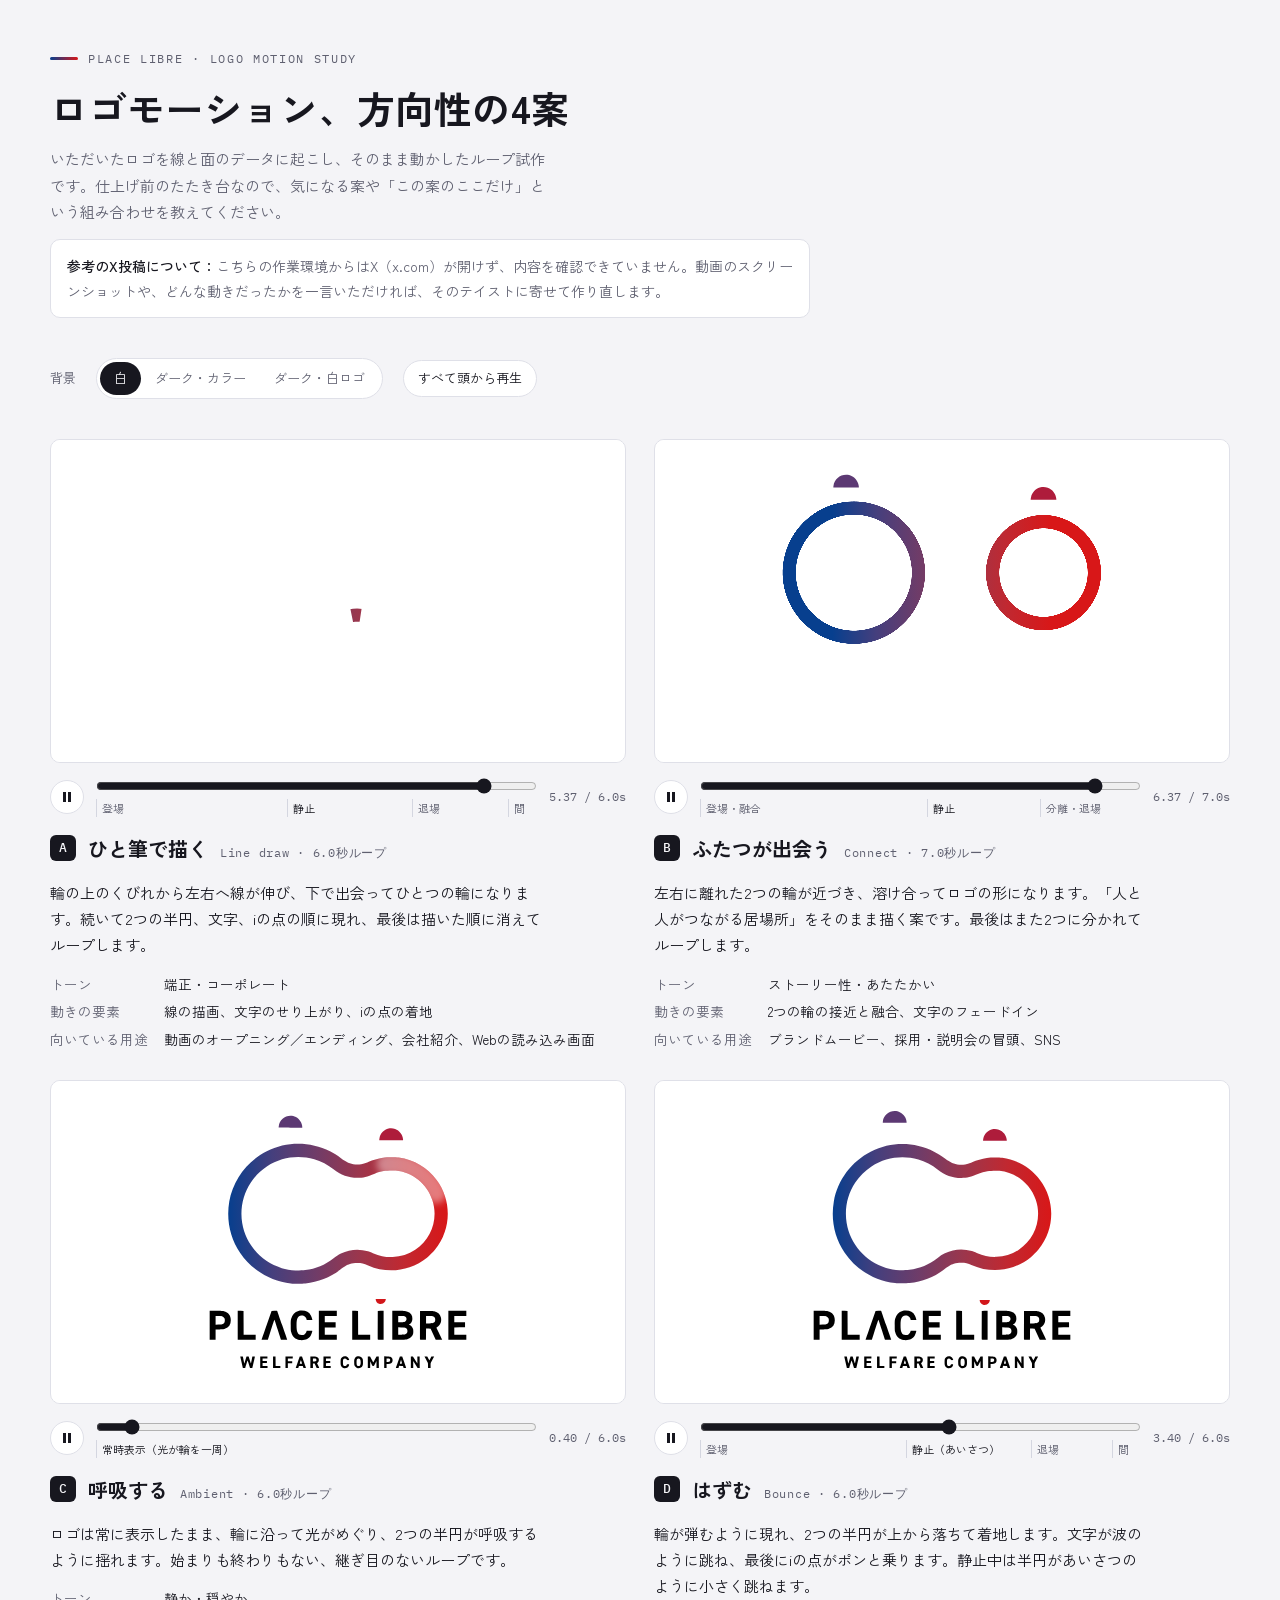
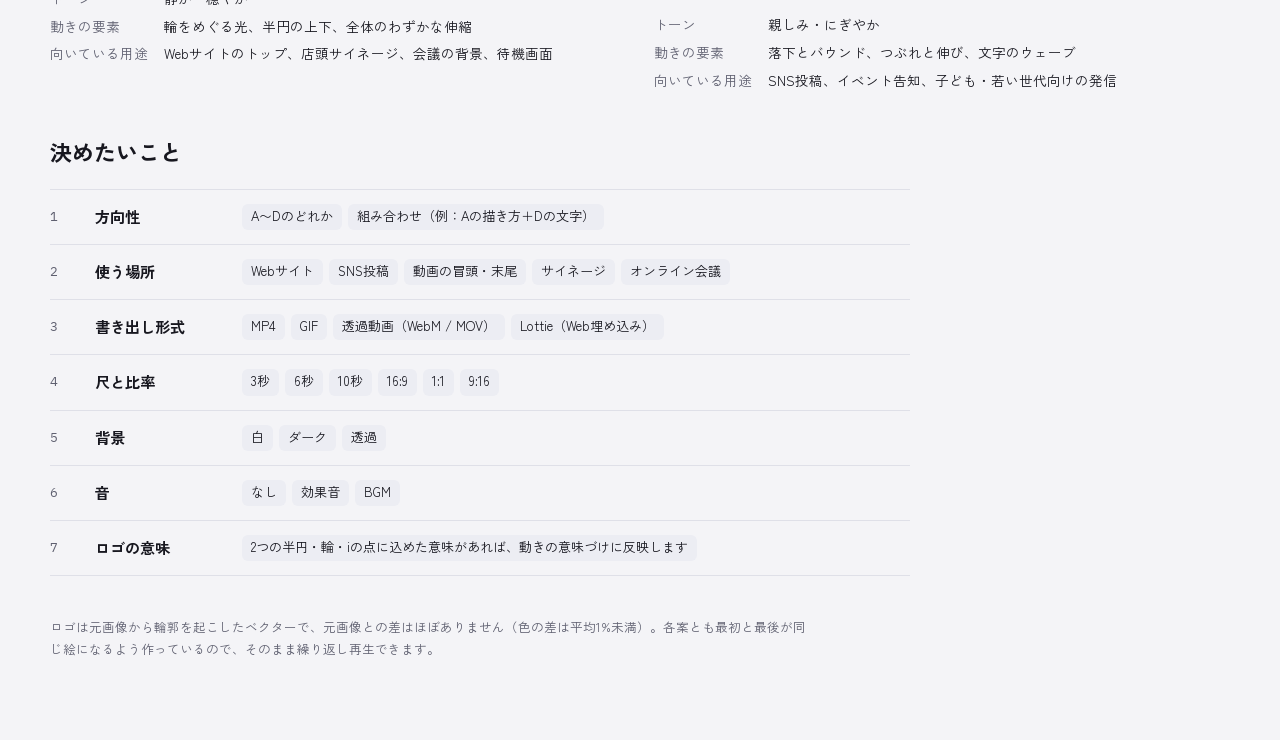
<file: brand/logo-motion/logo-motion.html>
<!doctype html>
<html lang="ja"><head><meta charset="utf-8"><meta name="viewport" content="width=device-width,initial-scale=1"></head><body>
<title>PLACE LIBRE ロゴモーション</title>
<link rel="preconnect" href="https://fonts.googleapis.com">
<link rel="preconnect" href="https://fonts.gstatic.com" crossorigin>
<link rel="stylesheet" href="https://fonts.googleapis.com/css2?family=IBM+Plex+Mono:wght@400;500&family=Zen+Kaku+Gothic+New:wght@400;500;700&display=swap">
<style>
  :root {
    --ground: #f4f4f7;
    --surface: #ffffff;
    --ink: #17171f;
    --muted: #5f6070;
    --line: #dfe0e8;
    --chip: #ecedf3;
    --navy: #073f8e;
    --red: #d81718;
    --link: #073f8e;
    --track: #d4d6e0;
    --focus: #3a67c9;
    --font: "Zen Kaku Gothic New", "Hiragino Kaku Gothic ProN", "Yu Gothic", "Noto Sans JP", system-ui, sans-serif;
    --mono: "IBM Plex Mono", ui-monospace, "SFMono-Regular", Menlo, monospace;
  }
  @media (prefers-color-scheme: dark) {
    :root:not([data-theme="light"]) {
      color-scheme: dark;
      --ground: #101117;
      --surface: #181922;
      --ink: #ececf2;
      --muted: #a0a1b2;
      --line: #2b2d3a;
      --chip: #242634;
      --link: #9db8ff;
      --track: #3a3d4f;
      --focus: #8fb0ff;
    }
  }
  :root[data-theme="dark"] {
    color-scheme: dark;
    --ground: #101117;
    --surface: #181922;
    --ink: #ececf2;
    --muted: #a0a1b2;
    --line: #2b2d3a;
    --chip: #242634;
    --link: #9db8ff;
    --track: #3a3d4f;
    --focus: #8fb0ff;
  }
  * { box-sizing: border-box; }
  body {
    background: var(--ground);
    color: var(--ink);
    font-family: var(--font);
    font-size: 15px;
    line-height: 1.75;
    padding-inline: 20px;
    padding-block: 40px 72px;
  }
  .wrap { max-width: 1180px; margin: 0 auto; display: grid; gap: 40px; }
  header { display: grid; gap: 14px; max-width: 760px; }
  .eyebrow {
    font-family: var(--mono); font-size: 12px; letter-spacing: 0.14em; text-transform: uppercase;
    color: var(--muted); display: flex; align-items: center; gap: 10px;
  }
  .eyebrow i { display: inline-block; width: 28px; height: 3px; border-radius: 2px; background: linear-gradient(90deg, var(--navy), var(--red)); }
  h1 { font-size: clamp(26px, 4vw, 38px); line-height: 1.3; font-weight: 700; margin: 0; text-wrap: balance; letter-spacing: 0.01em; }
  .lead { margin: 0; color: var(--muted); max-width: 62ch; }
  .note {
    border: 1px solid var(--line); background: var(--surface); border-radius: 10px;
    padding: 14px 16px; font-size: 14px; color: var(--muted); max-width: 760px;
  }
  .note b { color: var(--ink); font-weight: 500; }

  .toolbar { display: flex; flex-wrap: wrap; align-items: center; gap: 12px 20px; }
  .toolbar .label { font-size: 13px; color: var(--muted); }
  .seg { display: inline-flex; border: 1px solid var(--line); border-radius: 999px; padding: 3px; background: var(--surface); }
  .seg button {
    font: inherit; font-size: 13px; border: 0; background: transparent; color: var(--muted);
    padding: 5px 14px; border-radius: 999px; cursor: pointer;
  }
  .seg button[aria-pressed="true"] { background: var(--ink); color: var(--ground); }
  .btn {
    font: inherit; font-size: 13px; border: 1px solid var(--line); background: var(--surface); color: var(--ink);
    padding: 6px 14px; border-radius: 999px; cursor: pointer;
  }
  button:focus-visible, input:focus-visible { outline: 2px solid var(--focus); outline-offset: 2px; }

  .grid { display: grid; grid-template-columns: repeat(2, minmax(0, 1fr)); gap: 28px; }
  @media (max-width: 820px) { .grid { grid-template-columns: 1fr; } }
  .card { display: grid; gap: 14px; align-content: start; }
  .stage {
    position: relative; aspect-ratio: 16 / 9; width: 100%; max-width: 100%;
    border-radius: 10px; overflow: hidden; border: 1px solid var(--line); background: #fff;
  }
  .stage svg { display: block; width: 100%; height: 100%; }
  .controls { display: grid; grid-template-columns: auto 1fr auto; align-items: center; gap: 12px; }
  .play {
    width: 34px; height: 34px; border-radius: 50%; border: 1px solid var(--line); background: var(--surface);
    color: var(--ink); cursor: pointer; display: grid; place-items: center; padding: 0;
  }
  .play svg { width: 12px; height: 12px; fill: currentColor; }
  .time { font-family: var(--mono); font-size: 12px; color: var(--muted); font-variant-numeric: tabular-nums; min-width: 8.5ch; text-align: right; }
  .scrub { position: relative; display: grid; gap: 4px; }
  .scrub input { width: 100%; margin: 0; accent-color: var(--ink); height: 18px; }
  .beats { position: relative; height: 18px; font-size: 11px; color: var(--muted); }
  .beats span {
    position: absolute; top: 0; height: 100%; border-left: 1px solid var(--track);
    padding-left: 5px; white-space: nowrap; overflow: hidden; line-height: 18px;
  }
  .beats span.hold { color: var(--ink); }
  .head { display: flex; align-items: baseline; gap: 12px; flex-wrap: wrap; }
  .tag {
    font-family: var(--mono); font-size: 13px; font-weight: 500; width: 26px; height: 26px; border-radius: 6px;
    display: inline-grid; place-items: center; background: var(--ink); color: var(--ground); flex: none;
    align-self: center;
  }
  h2 { font-size: 20px; margin: 0; font-weight: 700; }
  .en { font-family: var(--mono); font-size: 12px; color: var(--muted); letter-spacing: 0.06em; }
  .desc { margin: 0; max-width: 62ch; }
  dl.meta { display: grid; grid-template-columns: max-content 1fr; gap: 4px 16px; margin: 0; font-size: 13.5px; }
  dl.meta dt { color: var(--muted); }
  dl.meta dd { margin: 0; }

  section.decide { display: grid; gap: 18px; max-width: 860px; }
  section.decide h2 { font-size: 22px; }
  ol.qs { margin: 0; padding: 0; list-style: none; display: grid; gap: 0; counter-reset: q; border-top: 1px solid var(--line); }
  ol.qs li {
    counter-increment: q; display: grid; grid-template-columns: 2.2em 9em 1fr; gap: 4px 12px;
    padding: 14px 0; border-bottom: 1px solid var(--line);
  }
  ol.qs li::before { content: counter(q); font-family: var(--mono); color: var(--muted); font-size: 13px; padding-top: 2px; }
  ol.qs .q { font-weight: 700; }
  ol.qs .opts { display: flex; flex-wrap: wrap; gap: 6px; }
  ol.qs .opts span { background: var(--chip); border-radius: 6px; padding: 1px 9px; font-size: 13px; }
  @media (max-width: 600px) {
    ol.qs li { grid-template-columns: 2.2em 1fr; }
    ol.qs .opts { grid-column: 2; }
  }
  footer { font-size: 12.5px; color: var(--muted); max-width: 760px; }
</style>

<div class="wrap">
  <header>
    <div class="eyebrow"><i></i>PLACE LIBRE · Logo motion study</div>
    <h1>ロゴモーション、方向性の4案</h1>
    <p class="lead">いただいたロゴを線と面のデータに起こし、そのまま動かしたループ試作です。仕上げ前のたたき台なので、気になる案や「この案のここだけ」という組み合わせを教えてください。</p>
    <div class="note"><b>参考のX投稿について：</b>こちらの作業環境からはX（x.com）が開けず、内容を確認できていません。動画のスクリーンショットや、どんな動きだったかを一言いただければ、そのテイストに寄せて作り直します。</div>
  </header>

  <div class="toolbar" role="group" aria-label="表示の切り替え">
    <span class="label">背景</span>
    <div class="seg" id="bgSeg">
      <button type="button" data-bg="light" aria-pressed="true">白</button>
      <button type="button" data-bg="dark" aria-pressed="false">ダーク・カラー</button>
      <button type="button" data-bg="mono" aria-pressed="false">ダーク・白ロゴ</button>
    </div>
    <button type="button" class="btn" id="restartAll">すべて頭から再生</button>
  </div>

  <div class="grid" id="grid"></div>

  <section class="decide">
    <h2>決めたいこと</h2>
    <ol class="qs">
      <li><span class="q">方向性</span><span class="opts"><span>A〜Dのどれか</span><span>組み合わせ（例：Aの描き方＋Dの文字）</span></span></li>
      <li><span class="q">使う場所</span><span class="opts"><span>Webサイト</span><span>SNS投稿</span><span>動画の冒頭・末尾</span><span>サイネージ</span><span>オンライン会議</span></span></li>
      <li><span class="q">書き出し形式</span><span class="opts"><span>MP4</span><span>GIF</span><span>透過動画（WebM / MOV）</span><span>Lottie（Web埋め込み）</span></span></li>
      <li><span class="q">尺と比率</span><span class="opts"><span>3秒</span><span>6秒</span><span>10秒</span><span>16:9</span><span>1:1</span><span>9:16</span></span></li>
      <li><span class="q">背景</span><span class="opts"><span>白</span><span>ダーク</span><span>透過</span></span></li>
      <li><span class="q">音</span><span class="opts"><span>なし</span><span>効果音</span><span>BGM</span></span></li>
      <li><span class="q">ロゴの意味</span><span class="opts"><span>2つの半円・輪・iの点に込めた意味があれば、動きの意味づけに反映します</span></span></li>
    </ol>
  </section>

  <footer>ロゴは元画像から輪郭を起こしたベクターで、元画像との差はほぼありません（色の差は平均1%未満）。各案とも最初と最後が同じ絵になるよう作っているので、そのまま繰り返し再生できます。</footer>
</div>

<script>window.LOGO_DATA = {"ring":"M612.3 993.4C508.6 982.1 415.4 926.1 357.1 840C305.7 764.1 286.1 671.3 302.1 580C321 472 392.3 376.5 490.9 327.1C591.7 276.5 709.2 276.9 809.9 328C828.8 337.6 844.8 347.7 865.1 363C892.6 383.7 910.6 391.5 936.9 394C953.1 395.5 971 393.4 986 388.2C989 387.1 996.3 384.2 1002.2 381.6C1026.4 371.1 1051.2 363.9 1077.1 359.9C1096.4 356.9 1137.1 356.6 1155.5 359.3C1234.5 371 1300.5 409.9 1347.1 472.3C1425.2 576.9 1421.7 722.3 1338.5 823.5C1329 835 1310.2 853.9 1298.5 863.6C1274.7 883.3 1242.1 901.4 1211 912.1C1143 935.6 1068.2 932.3 1002 903C979.8 893.2 968.4 890.6 947.5 890.6C931.8 890.6 922.8 891.9 909.9 896.1C894.5 901.1 883.4 907.7 860.3 925.2C810.9 962.8 749.5 986.8 685.6 993.5C667.8 995.3 629.6 995.3 612.3 993.4ZM685 926.4C737.3 919.8 785.6 899.7 826.1 867.7C840.2 856.6 851.2 849.5 864.6 842.9C907.3 822 954.8 818 1001.2 831.4C1005.9 832.8 1017.1 837 1026.1 840.9C1062.8 856.4 1090.6 862 1126 860.7C1167.5 859.2 1205 847.2 1239.2 824.4C1321.7 769.3 1356.7 667.1 1325.4 573C1298.5 492 1226 433.8 1141.2 424.9C1125 423.2 1095.8 424.2 1080 427C1065.2 429.6 1048.2 434.6 1035 440.2C996 456.7 977.9 461 947.5 461C903.1 461 863.5 446.8 827.4 417.9C800.7 396.6 763.1 377.2 730.4 367.7C649.4 344.2 562.6 357 493 402.8C459.4 424.8 433.1 451 410.8 484.5C370.9 544.4 355.3 617.3 367.1 689.2C384.5 796.1 462.5 885 566.8 916.6C586.6 922.6 611.2 926.8 635 928.4C644.8 929 673.2 927.9 685 926.4Z","dotL":"M550.8 210.5C550.6 210.2 550.7 207 551.2 203.3C554.6 173.6 580.3 151 610.5 151C620.4 151 628.2 152.9 638 157.7C655.6 166.3 670 188.2 670 206.4L670 211L610.7 211C578 211 551.1 210.8 550.8 210.5Z","dotR":"M1058 270.2C1058 268.7 1058.7 264.4 1059.5 260.5C1064.2 238.4 1082.6 219.6 1104.8 214.4C1114.4 212.1 1128.2 212.9 1137.9 216.3C1159.6 223.9 1175.6 244.1 1177.7 266.6L1178.3 273L1118.1 273L1058 273L1058 270.2Z","idot":"M1058.5 1103.7C1053.3 1101.7 1048.6 1098.3 1046.2 1095C1043.5 1091.4 1041 1084.8 1041 1081.4L1041 1079L1066.6 1079L1092.3 1079L1091.6 1083.1C1090.3 1091.1 1084.9 1098.4 1077.5 1102.2C1072.8 1104.7 1062.7 1105.5 1058.5 1103.7Z","main":[{"d":"M200 1207.4L200 1133.8L232.8 1134.3C258.6 1134.6 266.8 1135.1 271.8 1136.4C295.1 1142.4 307 1157.6 307 1181.5C307 1203.6 297.2 1218 277 1225.5C269.9 1228.2 268.4 1228.4 249.8 1228.8L230 1229.2L230 1255.1L230 1281L215 1281L200 1281L200 1207.4ZM266.2 1200.7C273.9 1196.9 276.2 1193.1 276.8 1183.1C277.3 1172.6 274.8 1167.8 266.5 1163.5C260.9 1160.6 260 1160.5 245.3 1160.1L230 1159.8L230 1182L230 1204.2L245.2 1203.9C259.5 1203.5 260.9 1203.3 266.2 1200.7Z","x":200,"y":1134,"w":107,"h":147},{"d":"M342 1207.5L342 1133.9L356.8 1134.2L371.5 1134.5L371.8 1194.8L372 1255L402.5 1255L433 1255L433 1268L433 1281L387.5 1281L342 1281L342 1207.5Z","x":342,"y":1134,"w":91,"h":147},{"d":"M463.4 1278.8C463.7 1277.5 475.1 1244.5 488.7 1205.5L513.5 1134.5L527.6 1134.2C540.4 1134 541.8 1134.1 542.5 1135.7C542.9 1136.7 554.1 1169 567.5 1207.5C580.9 1246 592.1 1278.3 592.5 1279.2C593.2 1280.9 592 1281 577.2 1281L561.2 1281L559.6 1276.2C558.8 1273.6 551.5 1251 543.5 1226C535.5 1201 528.7 1179.8 528.4 1179C527.8 1177.5 522.7 1192.4 504.4 1250.2L494.7 1281L478.7 1281L462.8 1281L463.4 1278.8Z","x":463,"y":1134,"w":130,"h":147},{"d":"M655.8 1282C633 1278.1 619.4 1265.3 612.8 1241.4C610.8 1234.2 610.6 1231.2 610.6 1207.5C610.6 1183.9 610.8 1180.8 612.8 1173.7C618.8 1152.1 630.5 1139.6 649.7 1134.4C653.3 1133.5 659.8 1132.9 666.5 1132.8C688.9 1132.8 704.7 1141.4 713.2 1158.5C715.8 1163.7 718.4 1171.1 719.5 1176.8L720.2 1180L705.8 1180L691.4 1180L690.3 1175.7C688.5 1168.9 683.6 1163.2 677.3 1160.3C672.5 1158.1 670.8 1157.8 664.3 1158.2C654.3 1158.9 649.8 1161.9 645.3 1171C641.4 1178.8 640 1188.5 640 1207.5C640 1226.5 641.4 1236.2 645.3 1244C649.9 1253.4 654.6 1256.4 665.1 1256.9C672 1257.2 673.7 1256.9 678.3 1254.7C684.1 1251.8 688.3 1246.4 690.3 1239.2L691.4 1235L705.7 1235C713.6 1235 720 1235.4 720 1235.9C720 1238.5 714.5 1255.1 712.2 1259.3C708.4 1266.3 701 1273.4 693.7 1277C683.5 1282 668 1284 655.8 1282Z","x":610,"y":1132,"w":110,"h":151},{"d":"M753 1207.5L753 1134L798.5 1134L844 1134L844 1147L844 1160L813.5 1160L783 1160L783 1176L783 1192L810.5 1192L838 1192L838 1205L838 1218L810.5 1218L783 1218L783 1236.5L783 1255L813.5 1255L844 1255L844 1268L844 1281L798.5 1281L753 1281L753 1207.5Z","x":753,"y":1134,"w":91,"h":147},{"d":"M922 1207.5L922 1133.9L936.8 1134.2L951.5 1134.5L951.8 1194.8L952 1255L982.5 1255L1013 1255L1013 1268L1013 1281L967.5 1281L922 1281L922 1207.5Z","x":922,"y":1134,"w":91,"h":147},{"d":"M1051.5 1279.8C1051.2 1279.1 1051.1 1246.1 1051.2 1206.5L1051.5 1134.5L1066.2 1134.2L1081 1133.9L1081 1207.5L1081 1281L1066.5 1281C1055.8 1281 1051.8 1280.7 1051.5 1279.8Z","x":1051,"y":1134,"w":30,"h":147},{"d":"M1125 1207.5L1125 1134L1150.5 1134C1179.4 1134 1192.1 1135.1 1202 1138.4C1219.4 1144.3 1227.9 1156.7 1226.8 1174.9C1226.1 1186.7 1220.7 1196.4 1211.6 1202L1208.7 1203.8L1213 1206C1219.7 1209.4 1225.5 1215.4 1228.6 1222.3C1231.1 1227.8 1231.4 1229.6 1231.4 1238.5C1231.4 1246.5 1230.9 1249.6 1229.1 1254.2C1225.9 1262.5 1218.5 1270.2 1209.7 1274.5C1198.4 1280 1189.7 1281 1154.9 1281L1125 1281L1125 1207.5ZM1193.2 1251.7C1198.8 1248.5 1201 1244.8 1201.7 1237.6C1202.3 1230.5 1199.2 1224.4 1193 1221C1188.8 1218.7 1187.4 1218.5 1171.8 1218.2L1155 1217.8L1155 1236.5L1155 1255.2L1171.8 1254.8C1188 1254.5 1188.6 1254.4 1193.2 1251.7ZM1188.5 1189.5C1194 1186.7 1197 1181.9 1197 1175.8C1197 1169.3 1194.9 1165.5 1189.7 1162.8C1186 1160.9 1183.6 1160.5 1170.2 1160.2L1155 1159.8L1155 1176L1155 1192.2L1169.8 1191.8C1182.1 1191.6 1185.2 1191.2 1188.5 1189.5Z","x":1125,"y":1134,"w":107,"h":147},{"d":"M1265.5 1279.8C1265.2 1279.1 1265.1 1246.1 1265.2 1206.5L1265.5 1134.5L1298 1134.6C1325 1134.6 1331.7 1134.9 1337.3 1136.3C1356.8 1141.1 1368 1151.8 1371.6 1169.2C1375.7 1188.7 1368.5 1206.7 1353 1215.7C1350.5 1217.2 1348.4 1218.4 1348.2 1218.5C1348.1 1218.6 1354.3 1231.7 1362.1 1247.6C1369.8 1263.5 1376.6 1277.5 1377.1 1278.8L1378 1281L1361.4 1280.8L1344.9 1280.5L1332.1 1252.5L1319.3 1224.5L1307.7 1224.2L1296 1223.9L1295.8 1252.2L1295.5 1280.5L1280.7 1280.8C1269.5 1281 1265.8 1280.8 1265.5 1279.8ZM1333.5 1195C1340.2 1191.6 1342.4 1187.6 1342.4 1179C1342.4 1170.5 1339.9 1166.1 1333.2 1162.9C1329 1160.8 1326.7 1160.5 1312.2 1160.2L1296 1159.8L1296 1179L1296 1198.2L1312.2 1197.9C1327.2 1197.5 1328.9 1197.3 1333.5 1195Z","x":1265,"y":1134,"w":113,"h":147},{"d":"M1409 1207.5L1409 1134L1454.5 1134L1500 1134L1500 1147L1500 1160L1469.5 1160L1439 1160L1439 1176L1439 1192L1466.2 1192.2L1493.5 1192.5L1493.5 1205L1493.5 1217.5L1466.2 1217.8L1439 1218L1439 1236.5L1439 1255L1469.5 1255L1500 1255L1500 1268L1500 1281L1454.5 1281L1409 1281L1409 1207.5Z","x":1409,"y":1134,"w":91,"h":147}],"sub":[{"d":"M368 1423.5C368 1423.2 365.1 1410.2 361.5 1394.6C357.9 1379 355 1366 355 1365.7C355 1365.3 357.9 1365 361.4 1365L367.8 1365L368.8 1369.8C369.4 1372.4 371.1 1380.8 372.6 1388.5C374.1 1396.1 375.6 1401.8 375.9 1401C376.2 1400.2 378.7 1391.8 381.5 1382.5L386.5 1365.5L392 1365.5L397.5 1365.5L402.9 1383.8C405.9 1393.8 408.7 1401.5 409 1400.8C409.4 1400.1 411.2 1391.7 413 1382.2L416.2 1365L422.6 1365C427.1 1365 429 1365.4 429 1366.2C429 1367.4 417.5 1418.4 416.4 1422.2C416 1423.7 414.7 1424 410.1 1424L404.3 1424L398.4 1404.6C395.2 1393.9 392.2 1385.4 391.9 1385.8C391.4 1386.3 384.7 1407.5 380.4 1422.2C380 1423.7 378.7 1424 373.9 1424C370.7 1424 368 1423.8 368 1423.5Z","x":355,"y":1365,"w":74,"h":59},{"d":"M456 1394.5L456 1365L474.2 1365.2L492.5 1365.5L492.5 1370.5L492.5 1375.5L480.2 1375.8L468 1376.1L468 1382L468 1388L479 1388L490 1388L490 1393.5L490 1399L479 1399L468 1399L468 1406.5L468 1414L480.5 1414L493 1414L493 1419L493 1424L474.5 1424L456 1424L456 1394.5Z","x":456,"y":1365,"w":37,"h":59},{"d":"M521 1394.5L521 1364.9L527.2 1365.2L533.5 1365.5L533.8 1389.8L534 1414L546 1414L558 1414L558 1419L558 1424L539.5 1424L521 1424L521 1394.5Z","x":521,"y":1365,"w":37,"h":59},{"d":"M584 1394.5L584 1365L602.6 1365L621.1 1365L620.8 1370.2L620.5 1375.5L608.2 1375.8L596 1376.1L596 1383L596 1390L607 1390L618 1390L618 1395L618 1400L607 1400L596 1400L596 1412L596 1424L590 1424L584 1424L584 1394.5Z","x":584,"y":1365,"w":37,"h":59},{"d":"M636 1423.6C636 1423.3 640.5 1410.2 646 1394.4C651.5 1378.6 656 1365.5 656 1365.3C656 1365.2 658.6 1365 661.9 1365L667.7 1365L677.5 1393.2C682.9 1408.8 687.5 1422.1 687.8 1422.8C688.1 1423.7 686.5 1424 681.7 1424L675.1 1424L673.5 1418.5L671.9 1413L662 1413L652.1 1413L650.5 1418.5L648.9 1424L642.5 1424C638.9 1424 636 1423.8 636 1423.6ZM667.6 1400.4C667.3 1399.6 666 1395.5 664.9 1391.4C663.7 1387.3 662.4 1384 662 1384C661.6 1384 660.3 1387.5 659 1391.8C657.7 1396 656.5 1400.1 656.3 1400.8C655.9 1401.7 657.4 1402 662 1402C667.2 1402 668.1 1401.8 667.6 1400.4Z","x":636,"y":1365,"w":52,"h":59},{"d":"M710 1394.5L710 1365L722.8 1365C738.2 1365 744.1 1366.4 748.9 1371.4C751.6 1374.2 752.4 1375.9 752.8 1379.9C753.5 1388 752.3 1392 747.9 1396.1L743.9 1399.8L748.8 1409.7C756.4 1424.9 756.4 1424.2 748.5 1423.8L741.9 1423.5L736.8 1412.2L731.7 1401L727.3 1401L723 1401L723 1412.5L723 1424L716.5 1424L710 1424L710 1394.5ZM739.1 1388.4C741.6 1386.1 741.6 1380.6 739 1378C737.4 1376.4 735.7 1376 730 1376L723 1376L723 1383.6L723 1391.3L730.1 1390.7C734.7 1390.3 737.9 1389.5 739.1 1388.4Z","x":710,"y":1365,"w":45,"h":59},{"d":"M776.2 1394.8L776.5 1365.5L794.8 1365.2L813 1365L813 1370.5L813 1376L801 1376L789 1376L789 1382L789 1387.9L799.8 1388.2L810.5 1388.5L810.5 1393.5L810.5 1398.5L799.8 1398.8L789 1399.1L789 1406.5L789 1414L801 1414L813 1414L813 1419L813 1424L794.5 1424L776 1424L776.2 1394.8Z","x":776,"y":1365,"w":37,"h":59},{"d":"M876.8 1423.5C871.3 1421.7 865.9 1416 864.2 1410.1C862.6 1405 862.7 1383.8 864.2 1378.6C864.9 1376.3 867.2 1372.7 869.6 1370.3C877.8 1362.1 892.5 1362.1 900.5 1370.4C904.3 1374.3 907.5 1381.3 906.4 1383.2C906.1 1383.6 903.4 1384 900.4 1384C896.2 1384 895 1383.7 895 1382.4C895 1381.6 893.7 1379.5 892.1 1377.9C889.9 1375.8 888.2 1375 885.5 1375C877.2 1375 875 1379.1 875 1394.5C875 1409.8 877.2 1414 885.4 1414C890.5 1414 891.9 1413.2 894.1 1408.8C896.1 1404.9 896.1 1404.9 901.3 1405.2C906.2 1405.5 906.5 1405.6 906.2 1408C906 1409.4 904.9 1412.4 903.8 1414.8C899.9 1423 887.7 1427 876.8 1423.5Z","x":863,"y":1364,"w":44,"h":61},{"d":"M946.6 1423.8C941.5 1422.4 934.8 1415.7 933.2 1410.4C932.5 1408.1 932 1400.8 932 1393.9C932 1382.9 932.3 1380.9 934.4 1376.4C937.5 1369.8 942.2 1366.2 949.7 1364.8C960.7 1362.8 969.9 1367.3 974.4 1376.9C976.2 1380.8 976.5 1383.4 976.5 1394.5C976.5 1406.7 976.3 1407.8 973.7 1413.3C971.5 1417.6 969.8 1419.6 966.4 1421.6C961.3 1424.6 952.8 1425.5 946.6 1423.8ZM961.3 1411C964.6 1407.2 965.7 1397.5 964.2 1387C963 1378.2 960.3 1375 954.4 1375C946.2 1375 944 1379.2 944 1394.5C944 1410 946.1 1413.9 954.7 1414C958.1 1414 959.3 1413.5 961.3 1411Z","x":932,"y":1364,"w":45,"h":61},{"d":"M1001 1394.5L1001 1365L1006.8 1365L1012.5 1365L1020.5 1380.5C1027.6 1394.2 1028.7 1395.8 1029.8 1394.2C1030.5 1393.3 1034.3 1386.3 1038.1 1378.7L1045.1 1364.9L1050.8 1365.2L1056.5 1365.5L1056.8 1394.8L1057 1424L1051 1424L1045 1424L1044.9 1406.2L1044.9 1388.5L1038.4 1401.2C1032.1 1413.9 1031.9 1414 1028.5 1414C1025.1 1414 1025 1413.9 1019.1 1401.8L1013.2 1389.5L1013.1 1406.8L1013 1424L1007 1424L1001 1424L1001 1394.5Z","x":1001,"y":1365,"w":56,"h":59},{"d":"M1084 1394.4L1084 1364.8L1098.8 1365.2C1111.6 1365.5 1114 1365.8 1117.6 1367.7C1124.9 1371.6 1128.5 1380.8 1126.1 1389.6C1123.6 1399 1117.2 1402.9 1104.2 1403L1096 1403L1096 1413.5L1096 1424L1090 1424L1084 1424L1084 1394.4ZM1111.8 1390.7C1115.5 1387.3 1115.2 1380.4 1111.2 1377.4C1110.2 1376.6 1106.7 1376.1 1102.8 1376L1096 1376L1096 1384.6L1096 1393.2L1102.9 1392.8C1107.7 1392.6 1110.5 1391.9 1111.8 1390.7Z","x":1084,"y":1365,"w":43,"h":59},{"d":"M1143.2 1423.2C1143.3 1422.7 1148 1409.4 1153.5 1393.6L1163.5 1364.9L1169.4 1365.2L1175.2 1365.5L1185.1 1393.9C1190.6 1409.5 1195 1422.7 1195 1423.2C1195 1423.6 1192.1 1424 1188.6 1424L1182.3 1424L1180.8 1418.8L1179.3 1413.5L1169.3 1413.2L1159.3 1412.9L1157.9 1418.2L1156.5 1423.5L1149.6 1423.8C1145.9 1424 1143 1423.7 1143.2 1423.2ZM1175 1401.2C1175 1400.8 1173.7 1396.5 1172.1 1391.5L1169.3 1382.5L1166.6 1391C1165.1 1395.7 1163.7 1400.1 1163.5 1400.8C1163.2 1401.7 1164.7 1402 1169 1402C1172.3 1402 1175 1401.7 1175 1401.2Z","x":1143,"y":1365,"w":52,"h":59},{"d":"M1219 1394.5L1219 1365L1224.2 1365L1229.5 1365.1L1240.8 1383.3L1252 1401.4L1252 1383.2L1252 1364.9L1257.8 1365.2L1263.5 1365.5L1263.8 1394.8L1264 1424L1258.7 1424L1253.3 1424L1242.2 1406.3L1231 1388.6L1231 1406.3L1231 1424L1225 1424L1219 1424L1219 1394.5Z","x":1219,"y":1365,"w":45,"h":59},{"d":"M1306 1411.2C1306 1402.2 1305.6 1397.9 1304.7 1396.5C1303.9 1395.4 1299.9 1387.9 1295.6 1379.8L1287.9 1365L1295 1365L1302.1 1365L1306.8 1374.8C1309.5 1380.1 1311.9 1384.6 1312.4 1384.8C1312.8 1384.9 1315.3 1380.5 1318 1375L1322.9 1365L1330 1365L1337.1 1365L1329.4 1379.8C1325.1 1387.9 1321.1 1395.4 1320.3 1396.5C1319.4 1397.9 1319 1402.2 1319 1411.2L1319 1424L1312.5 1424L1306 1424L1306 1411.2Z","x":1288,"y":1365,"w":49,"h":59}],"center":"M919.9 424.5C924.9 425.5 930.1 426.2 935.2 426.5C940.3 426.9 945.5 427.0 950.6 426.8C955.7 426.6 960.9 426.0 965.9 425.2C971.0 424.4 976.0 423.2 981.0 422.0C986.0 420.7 990.9 419.1 995.8 417.6C1000.7 416.2 1005.6 414.6 1010.5 413.1C1015.5 411.6 1020.4 410.1 1025.3 408.6C1030.2 407.1 1035.1 405.7 1040.1 404.3C1045.1 402.9 1050.0 401.6 1055.0 400.3C1060.0 399.1 1065.0 397.9 1070.0 396.9C1075.1 395.9 1080.2 395.1 1085.3 394.4C1090.3 393.7 1095.5 393.1 1100.6 392.7C1105.7 392.3 1110.9 392.1 1116.0 392.0C1121.1 392.0 1126.3 392.1 1131.4 392.3C1136.5 392.6 1141.7 393.0 1146.8 393.6C1151.9 394.1 1157.0 394.8 1162.1 395.7C1167.1 396.6 1172.2 397.6 1177.2 398.8C1182.2 400.0 1187.1 401.3 1192.1 402.8C1197.0 404.3 1201.9 405.9 1206.7 407.7C1211.5 409.5 1216.3 411.5 1221.0 413.6C1225.6 415.7 1230.3 417.9 1234.8 420.3C1239.4 422.7 1243.9 425.2 1248.3 427.8C1252.7 430.5 1257.0 433.3 1261.2 436.2C1265.4 439.2 1269.6 442.2 1273.6 445.4C1277.7 448.6 1281.6 451.9 1285.5 455.3C1289.3 458.7 1293.0 462.3 1296.6 465.9C1300.2 469.6 1303.7 473.4 1307.1 477.3C1310.4 481.2 1313.7 485.1 1316.8 489.2C1320.0 493.3 1323.0 497.5 1325.9 501.7C1328.7 506.0 1331.5 510.3 1334.1 514.8C1336.7 519.2 1339.2 523.7 1341.5 528.3C1343.9 532.9 1346.0 537.5 1348.1 542.2C1350.1 546.9 1352.1 551.7 1353.8 556.5C1355.6 561.4 1357.2 566.3 1358.6 571.2C1360.1 576.1 1361.4 581.1 1362.5 586.1C1363.7 591.1 1364.6 596.2 1365.5 601.3C1366.3 606.3 1367.0 611.4 1367.5 616.5C1368.0 621.7 1368.4 626.8 1368.6 631.9C1368.8 637.1 1368.8 642.2 1368.7 647.4C1368.6 652.5 1368.3 657.6 1367.9 662.8C1367.5 667.9 1366.9 673.0 1366.1 678.1C1365.4 683.2 1364.5 688.2 1363.4 693.3C1362.4 698.3 1361.2 703.3 1359.8 708.3C1358.5 713.2 1357.0 718.1 1355.4 723.0C1353.7 727.9 1351.9 732.7 1349.9 737.4C1347.9 742.2 1345.8 746.9 1343.6 751.5C1341.3 756.1 1338.9 760.7 1336.4 765.1C1333.8 769.6 1331.2 774.0 1328.4 778.3C1325.6 782.6 1322.6 786.8 1319.5 790.9C1316.4 795.1 1313.2 799.1 1309.9 803.0C1306.6 807.0 1303.2 810.8 1299.6 814.5C1296.1 818.2 1292.4 821.8 1288.6 825.3C1284.8 828.8 1281.0 832.2 1277.0 835.4C1273.0 838.7 1269.0 841.9 1264.8 844.9C1260.6 847.9 1256.4 850.8 1252.0 853.5C1247.7 856.3 1243.2 858.9 1238.7 861.3C1234.2 863.8 1229.6 866.1 1225.0 868.3C1220.3 870.5 1215.6 872.5 1210.8 874.4C1206.0 876.3 1201.2 878.0 1196.3 879.6C1191.4 881.2 1186.4 882.6 1181.5 883.9C1176.5 885.2 1171.5 886.3 1166.4 887.3C1161.4 888.3 1156.3 889.1 1151.2 889.7C1146.1 890.4 1141.0 890.9 1135.8 891.2C1130.7 891.5 1125.6 891.8 1120.4 891.8C1115.3 891.8 1110.1 891.6 1105.0 891.3C1099.9 891.0 1094.8 890.5 1089.7 889.9C1084.6 889.3 1079.5 888.5 1074.4 887.6C1069.4 886.7 1064.3 885.5 1059.3 884.4C1054.3 883.2 1049.3 881.9 1044.4 880.6C1039.4 879.3 1034.5 877.9 1029.5 876.4C1024.6 875.0 1019.7 873.4 1014.8 871.9C1009.9 870.4 1005.0 868.9 1000.0 867.4C995.1 865.9 990.2 864.3 985.2 863.0C980.3 861.6 975.3 860.3 970.3 859.3C965.2 858.3 960.1 857.6 955.0 857.2C949.9 856.8 944.7 856.6 939.6 856.9C934.5 857.1 929.3 857.7 924.3 858.5C919.2 859.4 914.2 860.5 909.2 861.9C904.3 863.3 899.4 865.0 894.7 867.0C890.0 869.0 885.4 871.5 880.9 873.8C876.3 876.2 871.9 878.9 867.4 881.4C863.0 884.0 858.6 886.6 854.1 889.2C849.7 891.8 845.3 894.4 840.8 897.0C836.3 899.6 831.9 902.1 827.4 904.6C822.9 907.1 818.4 909.6 813.9 912.1C809.4 914.6 804.9 917.1 800.4 919.5C795.8 921.9 791.2 924.2 786.6 926.4C781.9 928.6 777.3 930.8 772.6 932.9C767.9 934.9 763.1 936.9 758.3 938.7C753.5 940.6 748.7 942.3 743.8 943.9C738.9 945.5 733.9 946.9 729.0 948.3C724.0 949.6 719.0 950.8 714.0 951.9C709.0 953.0 703.9 954.0 698.8 954.8C693.8 955.7 688.7 956.4 683.6 957.0C678.5 957.6 673.3 958.1 668.2 958.4C663.1 958.8 657.9 959.0 652.8 959.1C647.7 959.2 642.5 959.1 637.4 959.0C632.2 958.8 627.1 958.6 622.0 958.2C616.9 957.8 611.7 957.3 606.6 956.6C601.5 955.9 596.5 955.2 591.4 954.2C586.3 953.3 581.3 952.3 576.3 951.1C571.3 950.0 566.3 948.7 561.4 947.3C556.4 945.9 551.5 944.4 546.6 942.8C541.7 941.1 536.9 939.4 532.1 937.5C527.3 935.7 522.6 933.6 517.9 931.5C513.2 929.4 508.6 927.2 504.0 924.9C499.4 922.6 494.9 920.1 490.4 917.6C486.0 915.0 481.5 912.3 477.2 909.6C472.9 906.8 468.6 903.9 464.5 900.9C460.3 897.9 456.2 894.8 452.1 891.6C448.1 888.5 444.1 885.2 440.2 881.8C436.3 878.5 432.5 875.0 428.8 871.5C425.1 867.9 421.5 864.3 417.9 860.5C414.4 856.8 410.9 853.0 407.5 849.1C404.2 845.2 400.9 841.3 397.7 837.2C394.5 833.2 391.5 829.1 388.5 824.9C385.5 820.7 382.7 816.4 379.9 812.1C377.2 807.7 374.6 803.3 372.0 798.8C369.5 794.3 367.0 789.8 364.7 785.2C362.4 780.6 360.2 776.0 358.1 771.3C356.0 766.6 354.0 761.9 352.2 757.1C350.3 752.3 348.6 747.4 346.9 742.5C345.3 737.7 343.8 732.8 342.4 727.8C341.0 722.9 339.7 717.9 338.6 712.9C337.4 707.9 336.4 702.8 335.5 697.7C334.6 692.7 333.8 687.6 333.2 682.5C332.5 677.4 332.0 672.3 331.6 667.2C331.2 662.0 330.9 656.9 330.7 651.8C330.6 646.6 330.5 641.5 330.6 636.3C330.7 631.2 330.9 626.1 331.2 620.9C331.5 615.8 332.0 610.7 332.6 605.6C333.2 600.5 333.9 595.4 334.7 590.3C335.5 585.2 336.5 580.2 337.6 575.1C338.6 570.1 339.8 565.1 341.2 560.1C342.5 555.2 344.0 550.2 345.5 545.3C347.1 540.4 348.8 535.6 350.6 530.8C352.4 526.0 354.3 521.2 356.3 516.4C358.3 511.7 360.5 507.0 362.7 502.4C365.0 497.8 367.4 493.2 369.8 488.7C372.3 484.2 374.9 479.8 377.6 475.4C380.3 471.0 383.1 466.7 386.0 462.5C388.9 458.2 391.9 454.1 395.0 450.0C398.1 445.9 401.3 441.8 404.6 437.9C407.9 434.0 411.4 430.1 414.9 426.4C418.4 422.6 422.0 418.9 425.6 415.3C429.3 411.7 433.1 408.2 436.9 404.8C440.8 401.4 444.7 398.1 448.7 394.8C452.7 391.6 456.8 388.5 460.9 385.4C465.1 382.4 469.3 379.5 473.6 376.6C477.9 373.8 482.2 371.1 486.6 368.4C491.1 365.8 495.5 363.3 500.1 360.9C504.6 358.5 509.2 356.2 513.9 354.0C518.5 351.8 523.3 349.8 528.0 347.8C532.8 345.9 537.6 344.1 542.4 342.4C547.3 340.7 552.2 339.1 557.1 337.6C562.0 336.2 567.0 334.8 572.0 333.6C577.0 332.3 582.0 331.2 587.1 330.3C592.1 329.3 597.2 328.4 602.3 327.7C607.4 327.0 612.5 326.4 617.6 325.9C622.7 325.4 627.8 325.0 633.0 324.8C638.1 324.6 643.3 324.4 648.4 324.4C653.5 324.5 658.7 324.7 663.8 324.9C668.9 325.2 674.1 325.6 679.2 326.1C684.3 326.7 689.4 327.3 694.5 328.1C699.6 328.9 704.6 329.8 709.7 330.8C714.7 331.9 719.7 333.1 724.7 334.3C729.7 335.6 734.6 337.0 739.5 338.5C744.4 340.0 749.3 341.7 754.1 343.5C759.0 345.2 763.7 347.1 768.5 349.1C773.2 351.1 777.9 353.2 782.6 355.4C787.2 357.6 791.8 359.9 796.4 362.2C801.0 364.6 805.5 367.0 810.0 369.5C814.5 371.9 819.0 374.4 823.5 376.9C828.0 379.4 832.5 382.0 836.9 384.5C841.4 387.1 845.9 389.7 850.3 392.2C854.8 394.8 859.2 397.4 863.6 400.0C868.1 402.6 872.5 405.2 877.0 407.7C881.5 410.1 886.0 412.6 890.7 414.8C895.4 416.9 900.1 418.9 905.0 420.5C909.9 422.2 914.9 423.5 919.9 424.5Z"};</script>
<script>/* PLACE LIBRE logo motion — shared engine.
   Each concept is a pure function of time t (seconds), so the same code drives
   the live preview and frame-by-frame video export. */
(function (global) {
  const DATA = global.LOGO_DATA;
  const NS = 'http://www.w3.org/2000/svg';
  const VB = { x: -600, y: -30, w: 2900, h: 1631 };
  const STOPS = [[0, '#073f8e'], [0.2, '#453f7d'], [0.4, '#703c68'], [0.6, '#9c364c'], [0.8, '#c12830'], [1, '#d81718']];
  const COLORS = { dotL: '#5c3973', dotR: '#ae1c3b', idot: '#d2161a' };
  const BG = {
    light: { bg: '#ffffff', text: '#000000', color: true },
    dark: { bg: '#0e1019', text: '#ffffff', color: true },
    mono: { bg: '#0e1019', text: '#ffffff', color: false },
  };

  const clamp = (v, a = 0, b = 1) => Math.min(b, Math.max(a, v));
  const seg = (t, a, b) => clamp((t - a) / (b - a));
  const E = {
    inOut3: k => (k < 0.5 ? 4 * k * k * k : 1 - Math.pow(-2 * k + 2, 3) / 2),
    out3: k => 1 - Math.pow(1 - k, 3),
    in3: k => k * k * k,
    in2: k => k * k,
    outBack: (k, s = 1.70158) => 1 + (s + 1) * Math.pow(k - 1, 3) + s * Math.pow(k - 1, 2),
    inBack: (k, s = 1.70158) => (s + 1) * k * k * k - s * k * k,
    outBounce: k => {
      const n = 7.5625, d = 2.75;
      if (k < 1 / d) return n * k * k;
      if (k < 2 / d) return n * (k -= 1.5 / d) * k + 0.75;
      if (k < 2.5 / d) return n * (k -= 2.25 / d) * k + 0.9375;
      return n * (k -= 2.625 / d) * k + 0.984375;
    },
    outElastic: k => (k <= 0 ? 0 : k >= 1 ? 1 : Math.pow(2, -9 * k) * Math.sin((k * 9 - 0.75) * (2 * Math.PI) / 3.6) + 1),
  };
  // squash amount for an easeOutBounce drop, peaking at each ground contact
  const bounceSquash = k => {
    const g = (c, w, a) => a * Math.exp(-Math.pow((k - c) / w, 2));
    return g(1 / 2.75, 0.035, 0.32) + g(2 / 2.75, 0.03, 0.14) + g(2.5 / 2.75, 0.025, 0.06);
  };

  const T = (x = 0, y = 0) => `translate(${x.toFixed(2)} ${y.toFixed(2)})`;
  const S = (ox, oy, sx, sy = sx) =>
    `translate(${ox} ${oy}) scale(${sx.toFixed(4)} ${sy.toFixed(4)}) translate(${-ox} ${-oy})`;

  function el(tag, attrs, parent) {
    const e = document.createElementNS(NS, tag);
    for (const k in attrs) e.setAttribute(k, attrs[k]);
    if (parent) parent.appendChild(e);
    return e;
  }

  // Centerline measurements (total length, and arc length at the bottom of the neck)
  let GEO = null;
  function geo() {
    if (GEO) return GEO;
    const svg = el('svg', { width: 0, height: 0, style: 'position:absolute;width:0;height:0;overflow:hidden' });
    document.body.appendChild(svg);
    const p = el('path', { d: DATA.center }, svg);
    const L = p.getTotalLength();
    let best = 0, bd = 1e9;
    for (let i = 0; i <= 1000; i++) {
      const s = (L * i) / 1000, q = p.getPointAtLength(s);
      const d = Math.hypot(q.x - 945, q.y - 856);
      if (d < bd) { bd = d; best = s; }
    }
    svg.remove();
    GEO = { L, Lb: best };
    return GEO;
  }

  const MAIN_BASE = 1283, SUB_BASE = 1424;
  const HEAD_L = [610, 211], HEAD_R = [1118, 273], IDOT = [1066.5, 1079];
  const RING_C = [850, 642], RING_BOTTOM = [850, 995];

  let uid = 0;
  function makeStage(container) {
    const n = ++uid;
    const svg = el('svg', { viewBox: `${VB.x} ${VB.y} ${VB.w} ${VB.h}`, preserveAspectRatio: 'xMidYMid meet', 'aria-hidden': 'true' });
    const defs = el('defs', {}, svg);
    const grad = el('linearGradient', { id: 'g' + n, gradientUnits: 'userSpaceOnUse', x1: 296, y1: 0, x2: 1404, y2: 0 }, defs);
    STOPS.forEach(([o, c]) => el('stop', { offset: o, 'stop-color': c }, grad));
    const bg = el('rect', { x: VB.x, y: VB.y, width: VB.w, height: VB.h }, svg);
    const root = el('g', {}, svg);
    const mark = el('g', {}, root);
    const ringLayer = el('g', {}, mark);
    const ring = el('path', { d: DATA.ring, 'fill-rule': 'evenodd' }, ringLayer);
    const dotL = el('path', { d: DATA.dotL }, mark);
    const dotR = el('path', { d: DATA.dotR }, mark);
    const word = el('g', {}, root);
    const mainG = el('g', {}, word);
    const main = DATA.main.map(c => Object.assign(el('path', { d: c.d, 'fill-rule': 'evenodd' }, mainG), { box: c, cx: c.x + c.w / 2 }));
    const subG = el('g', {}, word);
    const sub = DATA.sub.map(c => Object.assign(el('path', { d: c.d, 'fill-rule': 'evenodd' }, subG), { box: c, cx: c.x + c.w / 2 }));
    const idot = el('path', { d: DATA.idot }, root);
    container.appendChild(svg);
    const st = {
      n, svg, defs, bg, root, mark, ringLayer, ring, dotL, dotR, word, mainG, main, subG, sub, idot,
      ringFills: [ring], gradUrl: `url(#g${n})`, extra: {},
      applyBg(mode) {
        const m = BG[mode] || BG.light;
        bg.setAttribute('fill', m.bg);
        this.ringFills.forEach(e => (e.style.fill = m.color ? this.gradUrl : '#ffffff'));
        dotL.style.fill = m.color ? COLORS.dotL : '#ffffff';
        dotR.style.fill = m.color ? COLORS.dotR : '#ffffff';
        idot.style.fill = m.color ? COLORS.idot : '#ffffff';
        [...main, ...sub].forEach(e => (e.style.fill = m.text));
        if (this.onBg) this.onBg(m);
      },
    };
    return st;
  }

  const set = (e, tr, op) => {
    e.setAttribute('transform', tr || '');
    e.setAttribute('opacity', op == null ? 1 : clamp(op).toFixed(3));
  };

  /* ---------- A: ひと筆で描く ---------- */
  const lineDraw = {
    id: 'A', dur: 6.0, rest: 3.2,
    build(st) {
      const { L, Lb } = geo();
      const n = st.n;
      const mask = el('mask', { id: 'dm' + n, maskUnits: 'userSpaceOnUse', x: VB.x, y: VB.y, width: VB.w, height: VB.h }, st.defs);
      const cl = el('path', { d: DATA.center, fill: 'none', stroke: '#fff', 'stroke-width': 124 }, mask);
      st.ring.setAttribute('mask', `url(#dm${n})`);
      const clip = el('clipPath', { id: 'cm' + n }, st.defs);
      el('rect', { x: 150, y: 1100, width: 1400, height: MAIN_BASE - 1100 + 1 }, clip);
      st.mainG.setAttribute('clip-path', `url(#cm${n})`);
      const arms = (p, q) => {
        const a1 = q * Lb, b1 = p * Lb, a2 = L - p * (L - Lb), b2 = L - q * (L - Lb);
        if (b1 - a1 < 0.5) return `0 ${L + 10}`;
        return `0 ${a1} ${b1 - a1} ${Math.max(0, a2 - b1)} ${b2 - a2} ${L}`;
      };
      return t => {
        const p = E.inOut3(seg(t, 0.2, 1.6));
        const q = E.inOut3(seg(t, 4.4, 5.55));
        cl.setAttribute('stroke-dasharray', arms(p, q));
        const out = seg(t, 4.3, 4.75);
        [[st.dotL, 1.05, HEAD_L], [st.dotR, 1.2, HEAD_R]].forEach(([e, t0]) => {
          const k = seg(t, t0, t0 + 0.5);
          const y = -130 * (1 - E.outBack(k, 2)) - 90 * E.in3(out);
          set(e, T(0, y), Math.min(k * 3, 1) * (1 - out));
        });
        st.main.forEach((e, i) => {
          const k = E.out3(seg(t, 1.35 + i * 0.045, 1.9 + i * 0.045));
          const o = E.in3(seg(t, 4.35 + i * 0.03, 4.8 + i * 0.03));
          set(e, T(0, 175 * (1 - k) + 175 * o), 1);
        });
        const kd = seg(t, 1.95, 2.5);
        set(st.idot, T(0, -110 * (1 - E.outBounce(kd)) - 60 * E.in3(out)), Math.min(kd * 5, 1) * (1 - out));
        st.sub.forEach((e, i) => {
          const k = E.out3(seg(t, 2.0 + i * 0.025, 2.6 + i * 0.025));
          const o = seg(t, 4.3, 4.6);
          set(e, T((e.cx - 846) * 0.35 * (1 - k), 0), k * (1 - o));
        });
      };
    },
  };

  /* ---------- B: ふたつが出会う ---------- */
  const connect = {
    id: 'B', dur: 7.0, rest: 4.2,
    build(st) {
      const n = st.n;
      const f = el('filter', { id: 'goo' + n, filterUnits: 'userSpaceOnUse', x: VB.x, y: VB.y, width: VB.w, height: VB.h, 'color-interpolation-filters': 'sRGB' }, st.defs);
      el('feGaussianBlur', { in: 'SourceGraphic', stdDeviation: 22 }, f);
      el('feColorMatrix', { values: '1 0 0 0 0  0 1 0 0 0  0 0 1 0 0  0 0 0 38 -17' }, f);
      const gm = el('mask', { id: 'gm' + n, maskUnits: 'userSpaceOnUse', x: VB.x, y: VB.y, width: VB.w, height: VB.h }, st.defs);
      const go = el('g', { filter: `url(#goo${n})` }, gm);
      const oL = el('circle', { cy: 642, fill: '#fff' }, go), oR = el('circle', { cy: 642, fill: '#fff' }, go);
      const gi = el('g', { filter: `url(#goo${n})` }, gm);
      const iL = el('circle', { cy: 642, fill: '#000' }, gi), iR = el('circle', { cy: 642, fill: '#000' }, gi);
      const gooRect = el('rect', { x: VB.x, y: VB.y, width: VB.w, height: VB.h, mask: `url(#gm${n})` });
      st.ringLayer.insertBefore(gooRect, st.ring);
      st.ringFills.push(gooRect);
      const D0 = 250;
      return t => {
        const s = E.outBack(seg(t, 0.2, 0.9), 1.4) * (1 - E.inBack(seg(t, 6.3, 6.85), 1.6));
        const d = D0 * (1 - E.inOut3(seg(t, 0.9, 2.3))) + D0 * E.inOut3(seg(t, 5.65, 6.5));
        const sc = Math.max(s, 0);
        oL.setAttribute('cx', 649.5 - d); oL.setAttribute('r', 353 * sc);
        iL.setAttribute('cx', 649.5 - d); iL.setAttribute('r', 287 * sc);
        oR.setAttribute('cx', 1118 + d); oR.setAttribute('r', 285 * sc);
        iR.setAttribute('cx', 1118 + d); iR.setAttribute('r', 219 * sc);
        const exact = seg(t, 2.25, 2.5) * (t < 5.6 ? 1 : 0);
        set(st.ring, '', exact);
        set(gooRect, '', exact >= 1 ? 0 : 1);
        const hk = E.outBack(seg(t, 0.45, 1.05), 2.2) * (1 - E.inBack(seg(t, 6.2, 6.7), 1.6));
        set(st.dotL, T(-d, 0) + ' ' + S(HEAD_L[0], HEAD_L[1], Math.max(hk, 0)), 1);
        set(st.dotR, T(d, 0) + ' ' + S(HEAD_R[0], HEAD_R[1], Math.max(hk, 0)), 1);
        const out = E.inOut3(seg(t, 5.3, 5.75));
        st.main.forEach((e, i) => {
          const k = E.out3(seg(t, 2.5 + i * 0.05, 3.2 + i * 0.05));
          set(e, T(0, 50 * (1 - k) + 20 * out), k * (1 - out));
        });
        st.sub.forEach((e, i) => {
          const k = E.out3(seg(t, 2.9 + i * 0.02, 3.5 + i * 0.02));
          set(e, T(0, 30 * (1 - k) + 12 * out), k * (1 - out));
        });
        const kd = E.outBack(seg(t, 3.25, 3.7), 2.6);
        set(st.idot, S(IDOT[0], IDOT[1], Math.max(kd * (1 - out), 0)), 1);
      };
    },
  };

  /* ---------- C: 呼吸する ---------- */
  const breathe = {
    id: 'C', dur: 6.0, rest: 0,
    build(st) {
      const { L } = geo();
      const n = st.n;
      const cp = el('clipPath', { id: 'rc' + n }, st.defs);
      el('path', { d: DATA.ring, 'clip-rule': 'evenodd' }, cp);
      const bf = el('filter', { id: 'sb' + n, filterUnits: 'userSpaceOnUse', x: VB.x, y: VB.y, width: VB.w, height: VB.h }, st.defs);
      el('feGaussianBlur', { stdDeviation: 20 }, bf);
      const g = el('g', { 'clip-path': `url(#rc${n})` }, st.ringLayer);
      const mk = () => el('path', { d: DATA.center, fill: 'none', 'stroke-width': 110, 'stroke-linecap': 'round', filter: `url(#sb${n})` }, g);
      const sheens = [mk()];
      st.onBg = m => sheens.forEach(s => {
        s.setAttribute('stroke', m.color ? '#ffffff' : '#4a5a9a');
        s.setAttribute('opacity', m.color ? 0.42 : 0.4);
      });
      const SEG = 300;
      const TAU = Math.PI * 2;
      return t => {
        const ph = t / 6;
        sheens.forEach((s, i) => {
          s.setAttribute('stroke-dasharray', `${SEG} ${L - SEG}`);
          s.setAttribute('stroke-dashoffset', (-L * (ph + i * 0.5)).toFixed(1));
        });
        set(st.mark, S(RING_C[0], RING_C[1], 1 + 0.012 * Math.sin(TAU * ph)), 1);
        const bob = (phase) => Math.pow(Math.sin(Math.PI * (t / 3 - phase)), 2);
        const bl = bob(0), br = bob(0.22);
        set(st.dotL, T(0, -14 * bl) + ' ' + S(HEAD_L[0], HEAD_L[1], 1 - 0.02 * bl, 1 + 0.05 * bl), 1);
        set(st.dotR, T(0, -14 * br) + ' ' + S(HEAD_R[0], HEAD_R[1], 1 - 0.02 * br, 1 + 0.05 * br), 1);
        set(st.idot, T(0, 5 * Math.sin(TAU * (t / 3 - 0.35))), 1);
        st.main.forEach(e => set(e, '', 1));
        st.sub.forEach(e => set(e, '', 1));
      };
    },
  };

  /* ---------- D: はずむ ---------- */
  const bounce = {
    id: 'D', dur: 6.0, rest: 3.0,
    build(st) {
      const drop = (e, base, t0, t1, H, hopAt, outAt) => (t) => {
        const k = seg(t, t0, t1);
        let y = -H * (1 - E.outBounce(k));
        const sq = k > 0 && k < 1 ? bounceSquash(k) : 0;
        let sy = 1 - sq, sx = 1 + sq * 0.8;
        // greeting hop during the hold
        const h = seg(t, hopAt, hopAt + 0.42);
        if (h > 0 && h < 1) {
          y -= 70 * 4 * h * (1 - h);
          const land = Math.exp(-Math.pow((h - 1) / 0.08, 2)) * 0.18 + Math.exp(-Math.pow(h / 0.08, 2)) * 0.12;
          sy -= land; sx += land * 0.8;
        }
        const o = seg(t, outAt, outAt + 0.5);
        if (o > 0) {
          const pre = o < 0.25 ? Math.sin((o / 0.25) * Math.PI) * 0.2 : 0;
          sy -= pre; sx += pre * 0.6;
          y -= 800 * E.inBack(seg(o, 0.15, 1), 1.2);
        }
        set(e, T(0, y) + ' ' + S(base[0], base[1], sx, sy), k > 0 ? 1 : 0);
        return sq;
      };
      const dl = drop(st.dotL, HEAD_L, 0.65, 1.55, 760, 3.35, 4.55);
      const dr = drop(st.dotR, HEAD_R, 0.8, 1.7, 820, 3.55, 4.62);
      const di = drop(st.idot, [IDOT[0], IDOT[1] + 26], 2.05, 2.85, 520, 3.75, 4.68);
      return t => {
        const s = E.outElastic(seg(t, 0.12, 1.1)) * (1 - E.inBack(seg(t, 4.95, 5.45), 2.2));
        const sqL = dl(t), sqR = dr(t);
        const j = (sqL + sqR) * 0.12;
        set(st.ringLayer, S(RING_C[0], RING_C[1], Math.max(s, 0)) + ' ' + S(RING_BOTTOM[0], RING_BOTTOM[1], 1 + j * 0.5, 1 - j), 1);
        st.main.forEach((e, i) => {
          const k = seg(t, 1.25 + i * 0.065, 1.85 + i * 0.065);
          const y = 140 * (1 - E.outBack(k, 2.4));
          const sc = 0.6 + 0.4 * E.outBack(k, 2);
          const o = seg(t, 4.5 + i * 0.03, 4.95 + i * 0.03);
          const iBar = e === st.main[6] ? bounceSquash(seg(t, 2.05, 2.85)) * 0.35 : 0;
          set(e, T(0, y + 160 * E.inBack(o, 1.8)) + ' ' + S(e.cx, MAIN_BASE, sc * (1 + iBar * 0.4), sc * (1 - iBar)), Math.min(k * 4, 1) * (1 - E.in3(o)));
        });
        di(t);
        st.sub.forEach((e, i) => {
          const k = seg(t, 2.15 + i * 0.03, 2.6 + i * 0.03);
          const o = seg(t, 4.45, 4.75);
          const sc = Math.max(E.outBack(k, 3), 0) * (1 - o);
          set(e, S(e.cx, SUB_BASE - 30, sc), 1);
        });
      };
    },
  };

  global.LogoMotion = { VB, BG, makeStage, concepts: { A: lineDraw, B: connect, C: breathe, D: bounce } };
})(window);
</script>
<script>
(function () {
  const LM = window.LogoMotion;
  const reduced = window.matchMedia && window.matchMedia('(prefers-reduced-motion: reduce)').matches;
  const CARDS = [
    {
      c: 'A', name: 'ひと筆で描く', en: 'Line draw',
      desc: '輪の上のくびれから左右へ線が伸び、下で出会ってひとつの輪になります。続いて2つの半円、文字、iの点の順に現れ、最後は描いた順に消えてループします。',
      tone: '端正・コーポレート', parts: '線の描画、文字のせり上がり、iの点の着地',
      use: '動画のオープニング／エンディング、会社紹介、Webの読み込み画面',
      beats: [[0, '登場'], [2.6, '静止', 1], [4.3, '退場'], [5.6, '間']],
    },
    {
      c: 'B', name: 'ふたつが出会う', en: 'Connect',
      desc: '左右に離れた2つの輪が近づき、溶け合ってロゴの形になります。「人と人がつながる居場所」をそのまま描く案です。最後はまた2つに分かれてループします。',
      tone: 'ストーリー性・あたたかい', parts: '2つの輪の接近と融合、文字のフェードイン',
      use: 'ブランドムービー、採用・説明会の冒頭、SNS',
      beats: [[0, '登場・融合'], [3.6, '静止', 1], [5.4, '分離・退場']],
    },
    {
      c: 'C', name: '呼吸する', en: 'Ambient',
      desc: 'ロゴは常に表示したまま、輪に沿って光がめぐり、2つの半円が呼吸するように揺れます。始まりも終わりもない、継ぎ目のないループです。',
      tone: '静か・穏やか', parts: '輪をめぐる光、半円の上下、全体のわずかな伸縮',
      use: 'Webサイトのトップ、店頭サイネージ、会議の背景、待機画面',
      beats: [[0, '常時表示（光が輪を一周）', 1]],
    },
    {
      c: 'D', name: 'はずむ', en: 'Bounce',
      desc: '輪が弾むように現れ、2つの半円が上から落ちて着地します。文字が波のように跳ね、最後にiの点がポンと乗ります。静止中は半円があいさつのように小さく跳ねます。',
      tone: '親しみ・にぎやか', parts: '落下とバウンド、つぶれと伸び、文字のウェーブ',
      use: 'SNS投稿、イベント告知、子ども・若い世代向けの発信',
      beats: [[0, '登場'], [2.8, '静止（あいさつ）', 1], [4.5, '退場'], [5.6, '間']],
    },
  ];
  const ICON_PLAY = '<svg viewBox="0 0 12 12" aria-hidden="true"><path d="M2 1l9 5-9 5z"/></svg>';
  const ICON_PAUSE = '<svg viewBox="0 0 12 12" aria-hidden="true"><path d="M2 1h3v10H2zM7 1h3v10H7z"/></svg>';
  const grid = document.getElementById('grid');
  let bgMode = 'light';
  try { bgMode = localStorage.getItem('pl-motion-bg') || 'light'; } catch (e) {}
  if (!LM.BG[bgMode]) bgMode = 'light';

  const players = CARDS.map(cfg => {
    const concept = LM.concepts[cfg.c];
    const card = document.createElement('article');
    card.className = 'card';
    card.id = 'plan-' + cfg.c;
    card.innerHTML = `
      <div class="stage"></div>
      <div class="controls">
        <button type="button" class="play" id="play-${cfg.c}" aria-label="一時停止"></button>
        <div class="scrub">
          <input type="range" id="scrub-${cfg.c}" min="0" max="${concept.dur}" step="0.01" value="0" aria-label="${cfg.c}案の再生位置">
          <div class="beats">${cfg.beats.map((b, i) => {
            const end = i + 1 < cfg.beats.length ? cfg.beats[i + 1][0] : concept.dur;
            return `<span class="${b[2] ? 'hold' : ''}" style="left:${(b[0] / concept.dur) * 100}%;width:${((end - b[0]) / concept.dur) * 100}%">${b[1]}</span>`;
          }).join('')}</div>
        </div>
        <span class="time"></span>
      </div>
      <div class="head"><span class="tag">${cfg.c}</span><h2>${cfg.name}</h2><span class="en">${cfg.en} · ${concept.dur.toFixed(1)}秒ループ</span></div>
      <p class="desc">${cfg.desc}</p>
      <dl class="meta">
        <dt>トーン</dt><dd>${cfg.tone}</dd>
        <dt>動きの要素</dt><dd>${cfg.parts}</dd>
        <dt>向いている用途</dt><dd>${cfg.use}</dd>
      </dl>`;
    grid.appendChild(card);
    const stageEl = card.querySelector('.stage');
    const st = LM.makeStage(stageEl);
    const render = concept.build(st);
    const p = {
      cfg, concept, st, render, stageEl,
      t: concept.rest, playing: !reduced, visible: true,
      btn: card.querySelector('.play'), range: card.querySelector('input'), time: card.querySelector('.time'),
    };
    p.draw = () => {
      p.render(p.t);
      p.range.value = p.t.toFixed(2);
      p.time.textContent = `${p.t.toFixed(2)} / ${concept.dur.toFixed(1)}s`;
    };
    p.setPlaying = v => {
      p.playing = v;
      p.btn.innerHTML = v ? ICON_PAUSE : ICON_PLAY;
      p.btn.setAttribute('aria-label', v ? '一時停止' : '再生');
    };
    p.btn.addEventListener('click', () => p.setPlaying(!p.playing));
    p.range.addEventListener('input', () => { p.setPlaying(false); p.t = parseFloat(p.range.value); p.draw(); });
    p.setPlaying(p.playing);
    st.applyBg(bgMode);
    p.draw();
    return p;
  });

  function setBg(mode) {
    bgMode = mode;
    try { localStorage.setItem('pl-motion-bg', mode); } catch (e) {}
    document.querySelectorAll('#bgSeg button').forEach(b => b.setAttribute('aria-pressed', String(b.dataset.bg === mode)));
    players.forEach(p => { p.st.applyBg(mode); p.stageEl.style.background = LM.BG[mode].bg; p.draw(); });
  }
  document.querySelectorAll('#bgSeg button').forEach(b => b.addEventListener('click', () => setBg(b.dataset.bg)));
  setBg(bgMode);
  document.getElementById('restartAll').addEventListener('click', () => {
    players.forEach(p => { p.t = 0; p.setPlaying(true); p.draw(); });
  });

  if ('IntersectionObserver' in window) {
    const io = new IntersectionObserver(entries => entries.forEach(en => {
      const p = players.find(x => x.stageEl === en.target);
      if (p) p.visible = en.isIntersecting;
    }), { rootMargin: '80px' });
    players.forEach(p => io.observe(p.stageEl));
  }

  let last = null;
  function frame(now) {
    const dt = last == null ? 0 : Math.min((now - last) / 1000, 0.1);
    last = now;
    players.forEach(p => {
      if (!p.playing || !p.visible) return;
      p.t = (p.t + dt) % p.concept.dur;
      p.draw();
    });
    requestAnimationFrame(frame);
  }
  requestAnimationFrame(frame);
})();
</script>

</body></html>
</file>
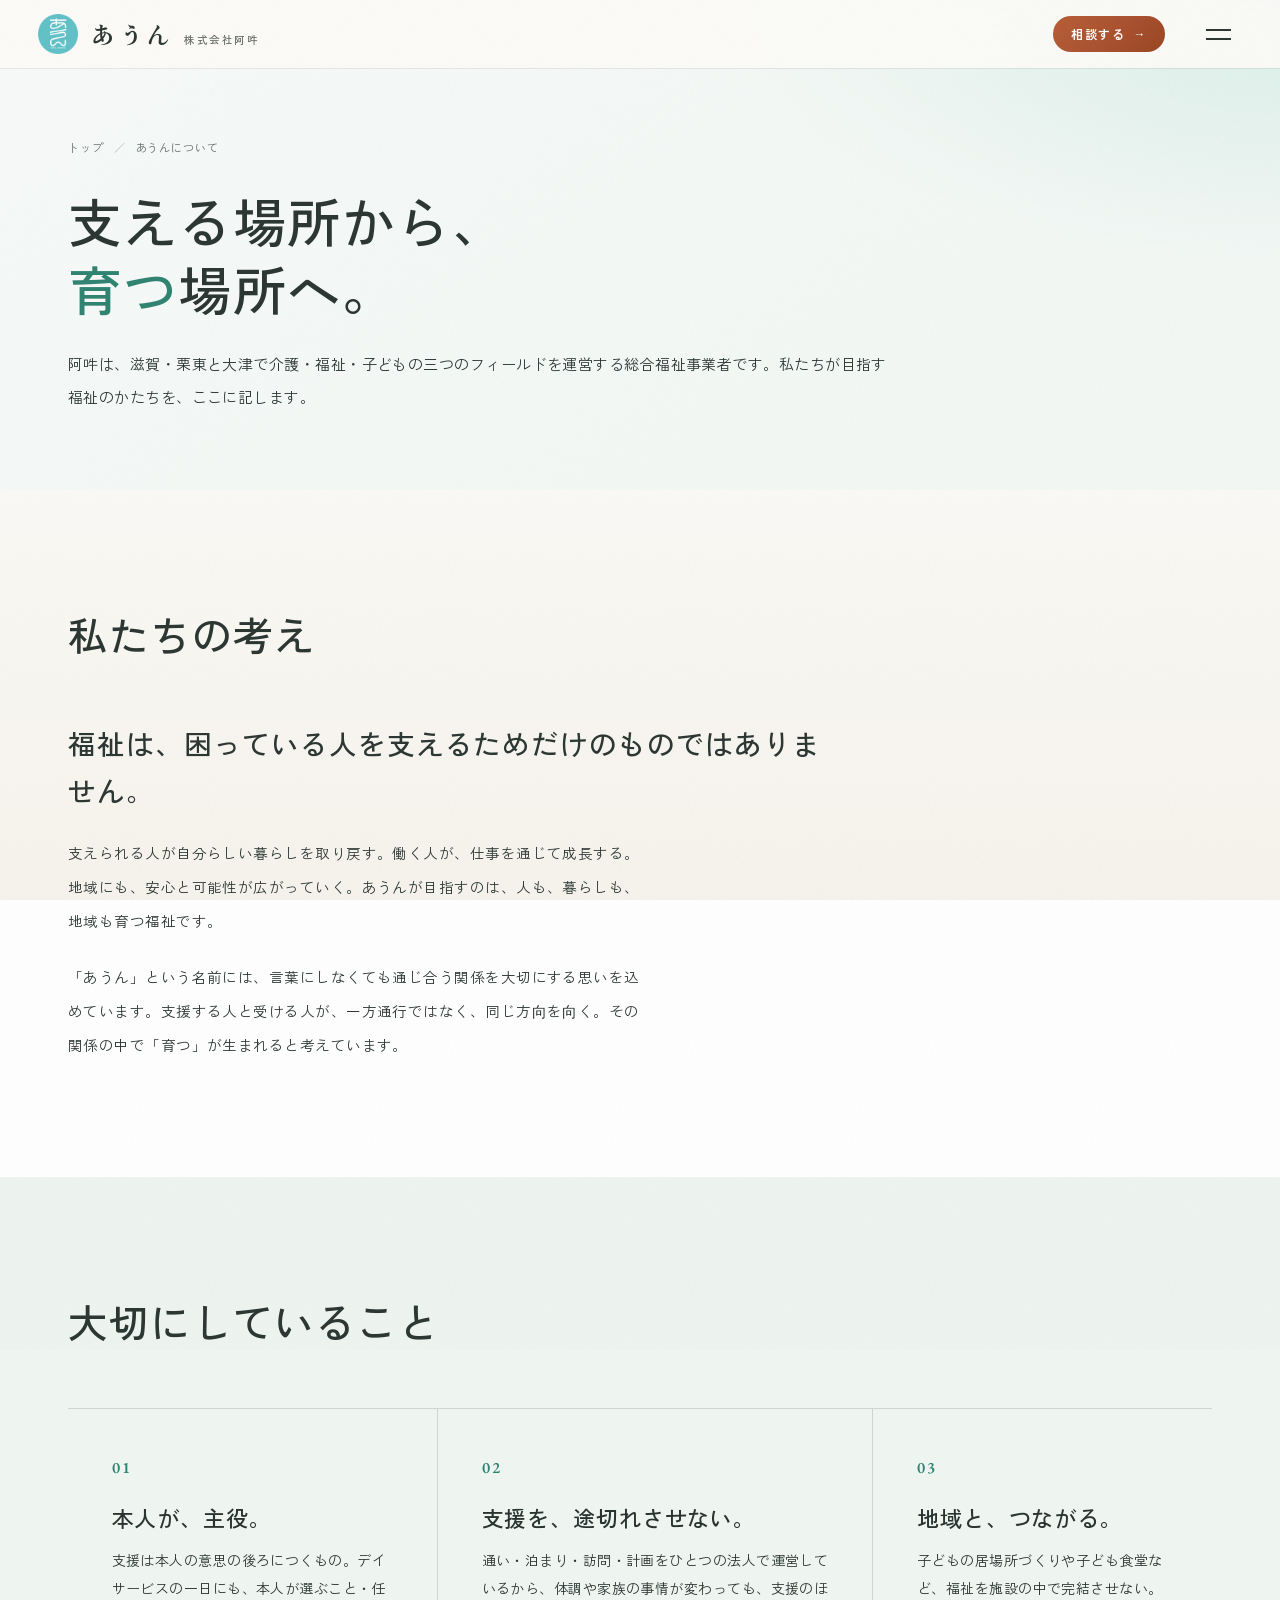
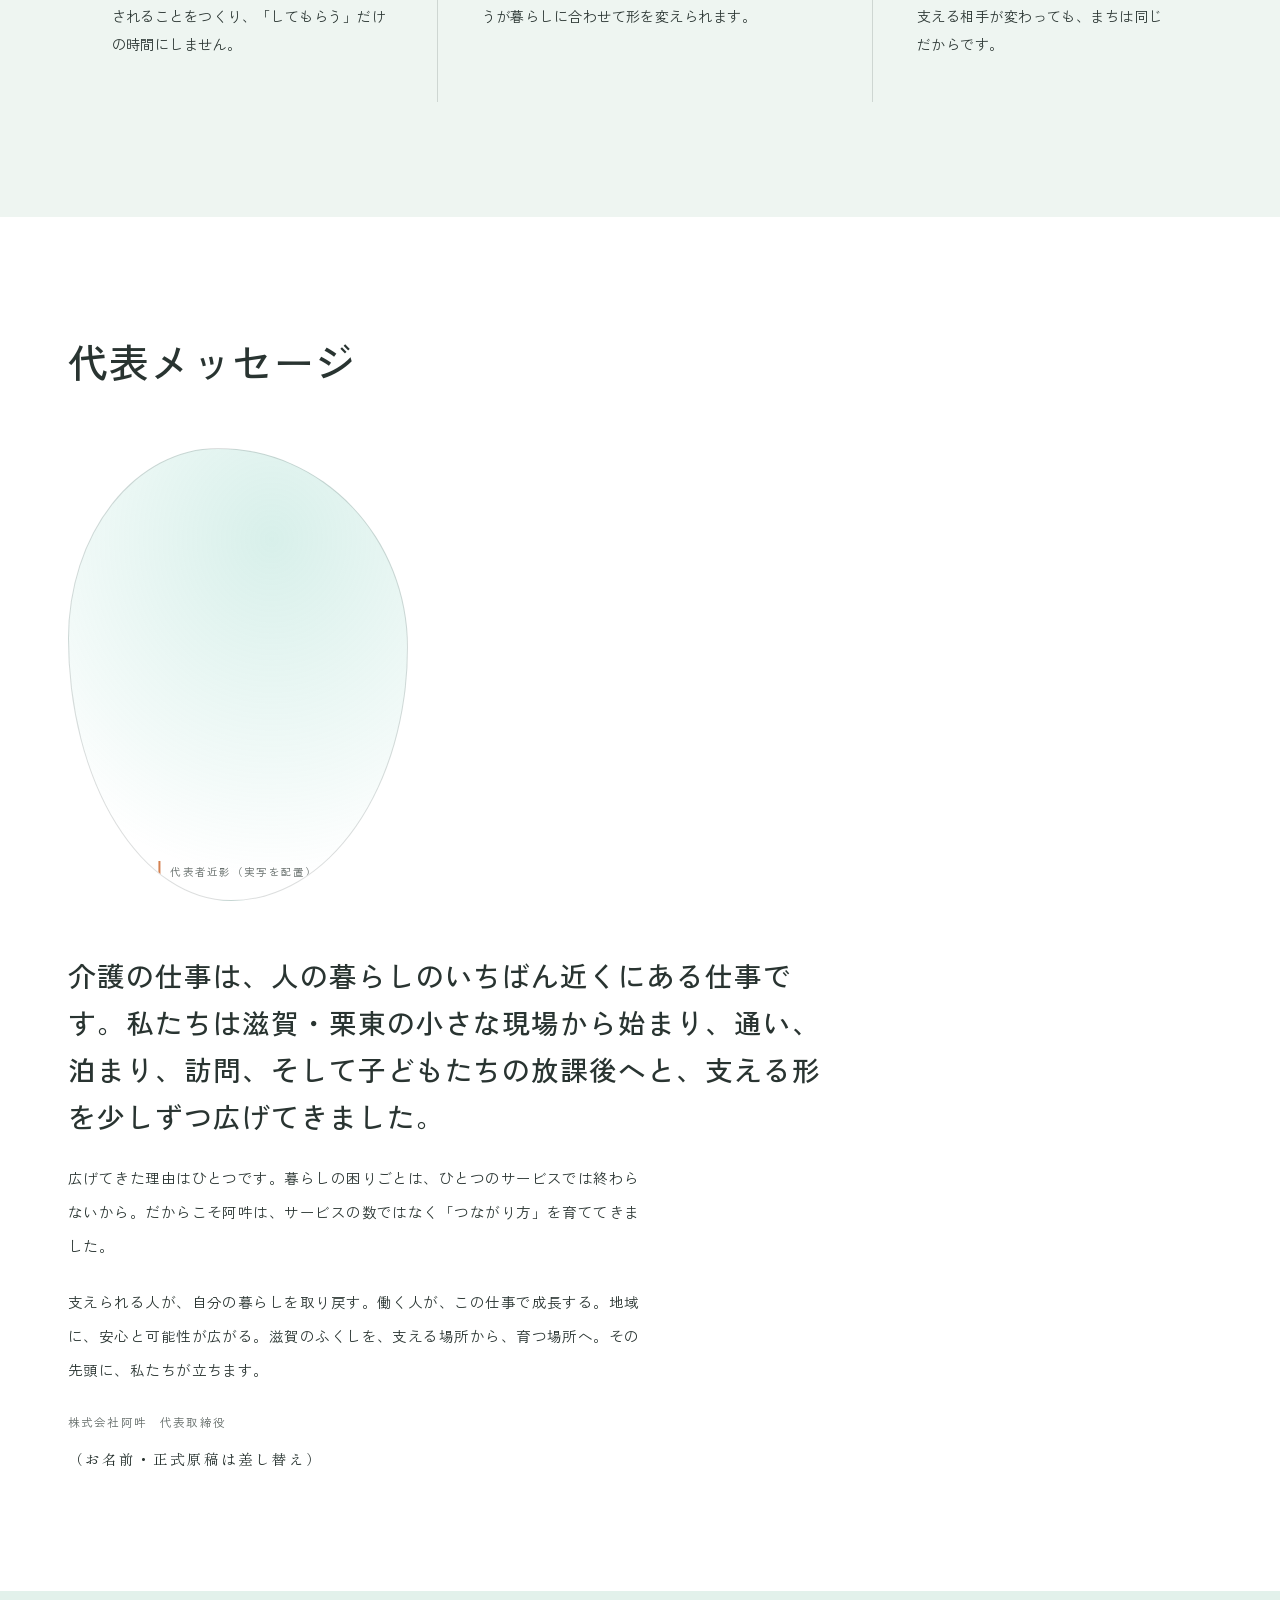
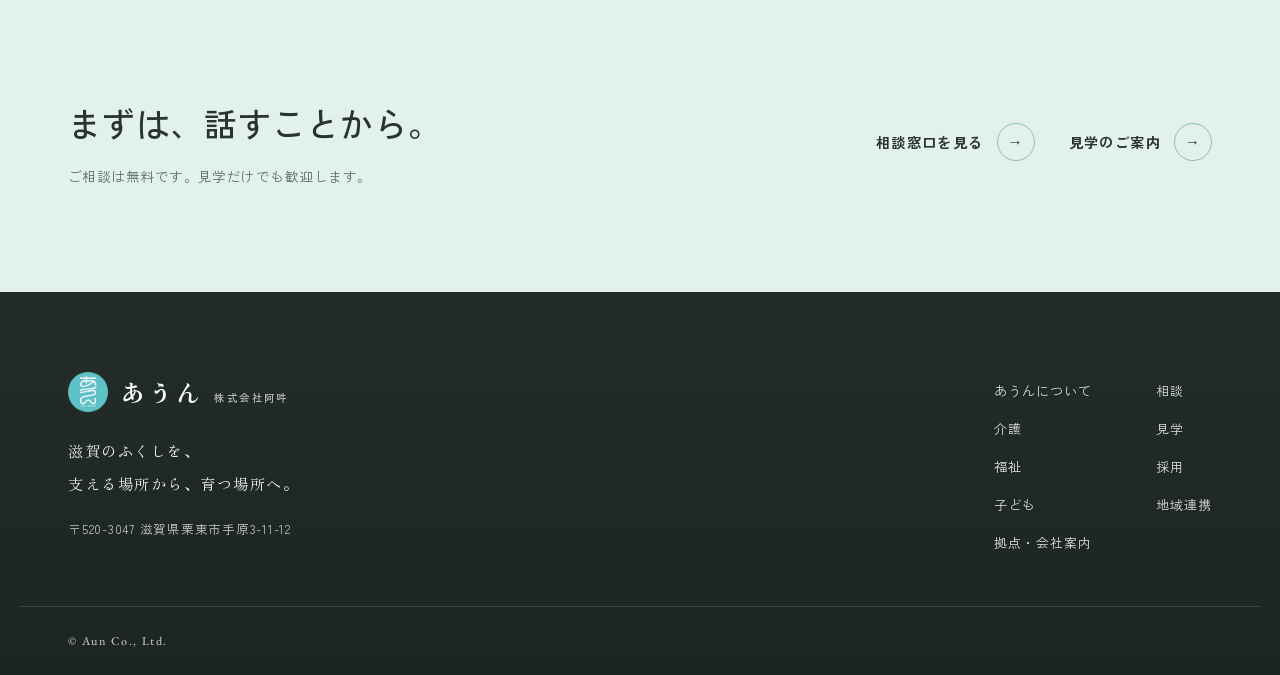
<file: docs/v2/about.html>
<!DOCTYPE html>
<html lang="ja">
<head>
<meta charset="UTF-8">
<meta name="viewport" content="width=device-width, initial-scale=1.0">
<title>あうんについて｜あうん｜株式会社阿吽</title>
<meta name="description" content="株式会社阿吽の考え方。「滋賀のふくしを、支える場所から、育つ場所へ。」人も、暮らしも、地域も育つ福祉をつくります。">
<link rel="stylesheet" href="css/fonts.css">
<link rel="stylesheet" href="css/style.css?v=lower-pages-20260806b">
</head>
<body class="page-about">

<a class="skip-link" href="#main">本文へ</a>
<div class="grain" aria-hidden="true"></div>

<header class="site-header" id="site-header">
  <div class="header-inner">
    <a href="index.html" class="logo" aria-label="あうん 株式会社阿吽 トップへ">
      <img src="assets/logo.png" alt="" class="logo-img">
      <span class="logo-text">あうん<small>株式会社阿吽</small></span>
    </a>
    <nav class="global-nav" aria-label="サイト内メニュー">
      <ul>
        <li><a href="about.html">あうんについて</a></li>
        <li class="has-drop">
          <a href="care.html">事業紹介</a>
          <div class="drop">
            <a href="care.html">介護<small>care</small></a>
            <a href="fukushi.html">福祉<small>fukushi</small></a>
            <a href="kodomo.html">子ども<small>kodomo</small></a>
          </div>
        </li>
        <li><a href="company.html">拠点・会社案内</a></li>
      </ul>
    </nav>
    <div class="header-actions" aria-label="目的別の窓口">
      <a href="soudan.html" class="btn btn-cta btn-s">相談する</a>
      <a href="kengaku.html" class="btn btn-line btn-s">見学する</a>
      <a href="recruit.html" class="header-textlink">採用</a>
      <a href="renkei.html" class="header-textlink">地域連携</a>
    </div>
    <button class="menu-toggle" id="menu-toggle" aria-expanded="false" aria-controls="mobile-menu" aria-label="メニューを開く">
      <span></span><span></span>
    </button>
  </div>
</header>

<div class="mobile-menu" id="mobile-menu" hidden>
  <nav aria-label="メニュー">
    <ul class="mobile-nav">
      <li><a href="about.html"><em>01</em>あうんについて</a></li>
      <li><a href="care.html"><em>02</em>介護</a></li>
      <li><a href="fukushi.html"><em>03</em>福祉</a></li>
      <li><a href="kodomo.html"><em>04</em>子ども</a></li>
      <li><a href="company.html"><em>05</em>拠点・会社案内</a></li>
      <li><a href="recruit.html"><em>06</em>採用情報</a></li>
    </ul>
    <div class="mobile-actions">
      <a href="soudan.html" class="btn btn-cta">相談する</a>
      <a href="kengaku.html" class="btn btn-line">見学を申し込む</a>
      <a href="recruit.html" class="btn btn-ghost">採用情報</a>
      <a href="renkei.html" class="btn btn-ghost">地域連携の相談</a>
    </div>
  </nav>
</div>

<main id="main">

<section class="page-hero">
  <div class="container">
    <ol class="breadcrumb">
      <li><a href="index.html">トップ</a></li>
      <li>あうんについて</li>
    </ol>
    <p class="page-label en">about aun</p>
    <h1 class="page-title">支える場所から、<br><span class="emp">育つ</span>場所へ。</h1>
    <p class="page-lead">阿吽は、滋賀・栗東と大津で介護・福祉・子どもの三つのフィールドを運営する総合福祉事業者です。私たちが目指す福祉のかたちを、ここに記します。</p>
  </div>
</section>

<section class="block">
  <div class="container">
    <div class="block-head fx fx-rise">
      <h2 class="block-title"><span class="en">concept</span>私たちの考え</h2>
    </div>
    <div class="message-body fx fx-rise" style="max-width:46em">
      <p style="font-family:var(--serif);font-size:clamp(19px,2.1vw,24px);line-height:2.15;letter-spacing:.07em;font-weight:700">福祉は、困っている人を<br class="mobile-only">支えるためだけのものでは<br class="mobile-only">ありません。</p>
      <p>支えられる人が自分らしい暮らしを取り戻す。働く人が、仕事を通じて成長する。地域にも、安心と可能性が広がっていく。あうんが目指すのは、人も、暮らしも、地域も育つ福祉です。</p>
      <p>「あうん」という名前には、言葉にしなくても通じ合う関係を大切にする思いを込めています。支援する人と受ける人が、一方通行ではなく、同じ方向を向く。その関係の中で「育つ」が生まれると考えています。</p>
    </div>
  </div>
</section>

<section class="block block-tint">
  <div class="container">
    <div class="block-head fx fx-rise">
      <h2 class="block-title"><span class="en">values</span>大切にしていること</h2>
    </div>
    <div class="values">
      <article class="value-card fx fx-rise">
        <span class="v-num">01</span>
        <h3>本人が、主役。</h3>
        <p>支援は本人の意思の後ろにつくもの。デイサービスの一日にも、本人が選ぶこと・任されることをつくり、「してもらう」だけの時間にしません。</p>
      </article>
      <article class="value-card fx fx-rise">
        <span class="v-num">02</span>
        <h3>支援を、途切れさせない。</h3>
        <p>通い・泊まり・訪問・計画をひとつの法人で運営しているから、体調や家族の事情が変わっても、支援のほうが暮らしに合わせて形を変えられます。</p>
      </article>
      <article class="value-card fx fx-rise">
        <span class="v-num">03</span>
        <h3>地域と、つながる。</h3>
        <p>子どもの居場所づくりや子ども食堂など、福祉を施設の中で完結させない。支える相手が変わっても、まちは同じだからです。</p>
      </article>
    </div>
  </div>
</section>

<section class="block">
  <div class="container">
    <div class="block-head fx fx-rise">
      <h2 class="block-title"><span class="en">message</span>代表メッセージ</h2>
    </div>
    <div class="message">
      <div class="message-photo fx fx-fade" role="img" aria-label="代表者近影（実写を配置予定）">
        <span>代表者近影（実写を配置）</span>
      </div>
      <div class="message-body fx fx-rise">
        <p>介護の仕事は、人の暮らしのいちばん近くにある仕事です。私たちは滋賀・栗東の小さな現場から始まり、通い、泊まり、訪問、そして子どもたちの放課後へと、支える形を少しずつ広げてきました。</p>
        <p>広げてきた理由はひとつです。暮らしの困りごとは、ひとつのサービスでは終わらないから。だからこそ阿吽は、サービスの数ではなく「つながり方」を育ててきました。</p>
        <p>支えられる人が、自分の暮らしを取り戻す。働く人が、この仕事で成長する。地域に、安心と可能性が広がる。滋賀のふくしを、支える場所から、育つ場所へ。その先頭に、私たちが立ちます。</p>
        <p class="message-sign"><small>株式会社阿吽　代表取締役</small>（お名前・正式原稿は差し替え）</p>
      </div>
    </div>
  </div>
</section>

<section class="page-cta">
  <div class="actions-orb" aria-hidden="true"></div>
  <div class="container page-cta-inner">
    <div class="page-cta-copy fx fx-rise">
      <h2>まずは、話すことから。</h2>
      <p>ご相談は無料です。見学だけでも歓迎します。</p>
    </div>
    <div class="page-cta-links fx fx-fade"><a href="soudan.html" class="textlink">相談窓口を見る</a><a href="kengaku.html" class="textlink">見学のご案内</a></div>
  </div>
</section>

</main>

<footer class="site-footer">
  <div class="container footer-inner">
    <div class="footer-id">
      <a href="index.html" class="logo footer-logo">
        <img src="assets/logo.png" alt="" class="logo-img">
        <span class="logo-text">あうん<small>株式会社阿吽</small></span>
      </a>
      <p class="footer-copy">滋賀のふくしを、<br>支える場所から、育つ場所へ。</p>
      <p class="footer-addr">〒520-3047 滋賀県栗東市手原3-11-12</p>
    </div>
    <nav class="footer-nav" aria-label="フッターメニュー">
      <ul>
        <li><a href="about.html">あうんについて</a></li>
        <li><a href="care.html">介護</a></li>
        <li><a href="fukushi.html">福祉</a></li>
        <li><a href="kodomo.html">子ども</a></li>
        <li><a href="company.html">拠点・会社案内</a></li>
      </ul>
      <ul>
        <li><a href="soudan.html">相談</a></li>
        <li><a href="kengaku.html">見学</a></li>
        <li><a href="recruit.html">採用</a></li>
        <li><a href="renkei.html">地域連携</a></li>
      </ul>
    </nav>
  </div>
  <div class="container footer-foot">
    <p class="copyright en">&copy; Aun Co., Ltd.</p>
  </div>
</footer>

<script src="js/main.js"></script>
</body>
</html>
</file>
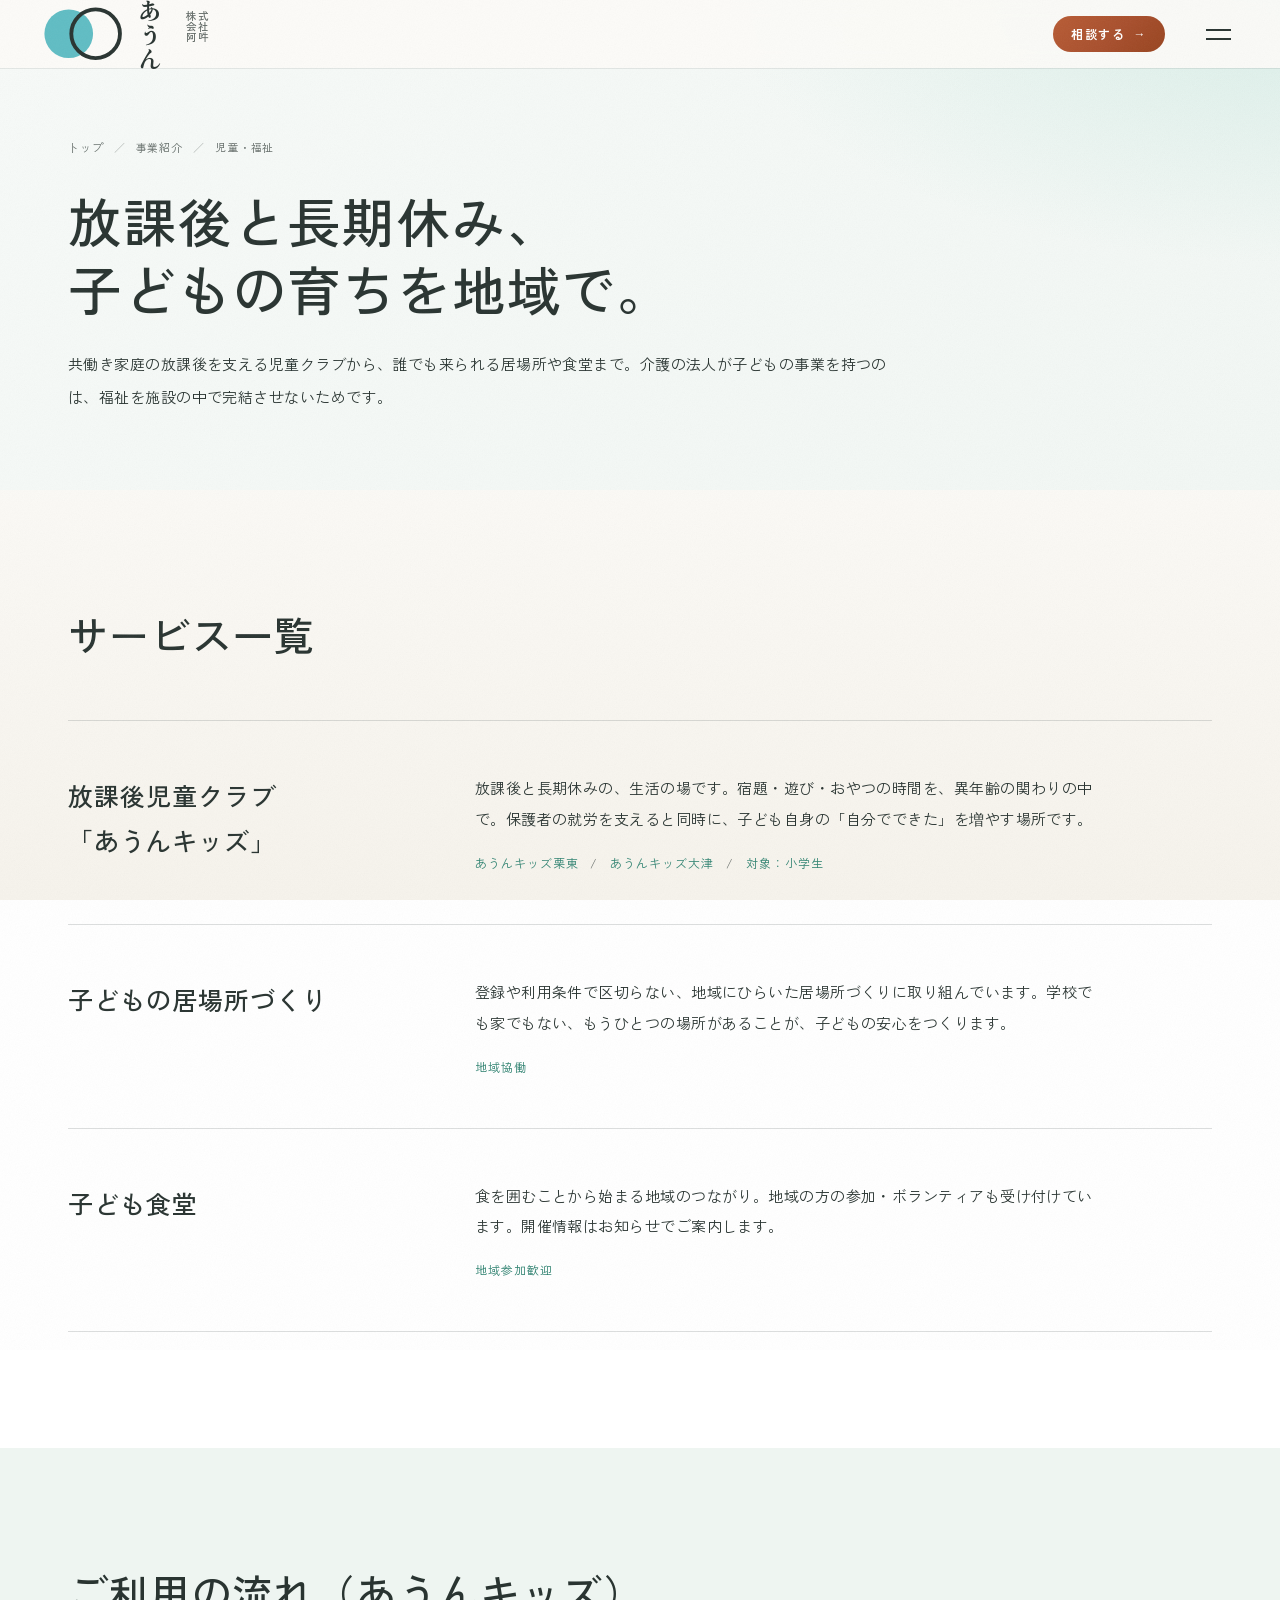
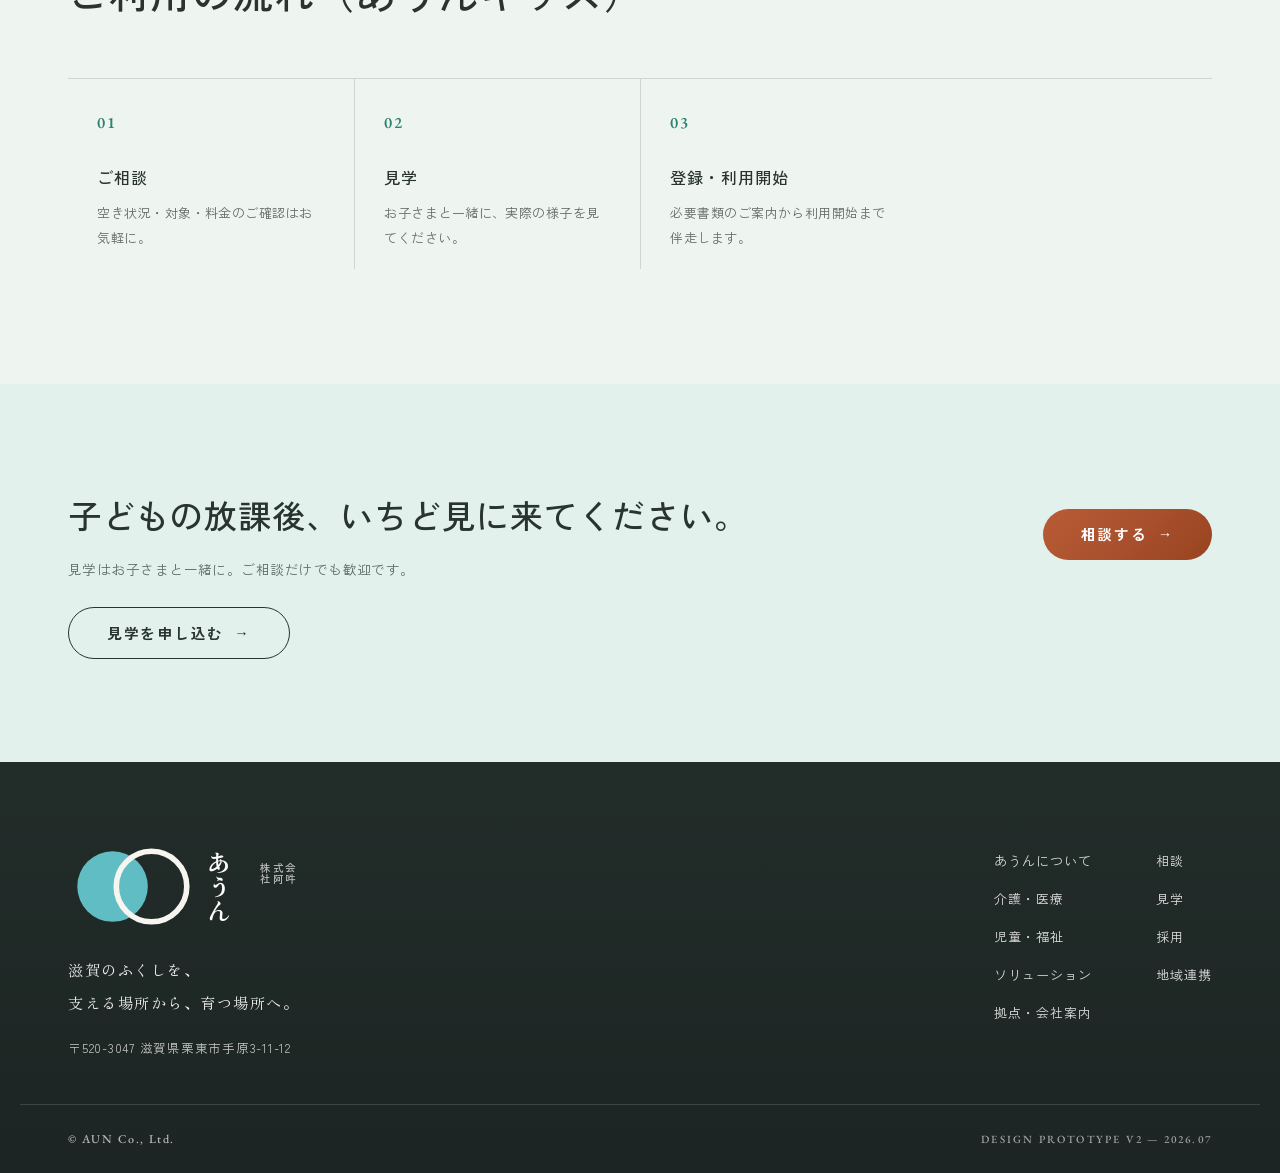
<file: docs/v2/child.html>
<!DOCTYPE html>
<html lang="ja">
<head>
<meta charset="UTF-8">
<meta name="viewport" content="width=device-width, initial-scale=1.0">
<title>児童・福祉事業｜あうん｜株式会社阿吽</title>
<meta name="description" content="放課後児童クラブ「あうんキッズ」（栗東・大津）、子どもの居場所づくり、子ども食堂。子どもの育ちを地域で支えます。">
<link rel="stylesheet" href="css/fonts.css">
<link rel="stylesheet" href="css/style.css">
</head>
<body>

<a class="skip-link" href="#main">本文へ</a>
<div class="grain" aria-hidden="true"></div>

<header class="site-header" id="site-header">
  <div class="header-inner">
    <a href="index.html" class="logo" aria-label="あうん 株式会社阿吽 トップへ">
      <svg class="logo-mark" viewBox="0 0 34 24" aria-hidden="true">
        <circle cx="12" cy="12" r="9.5" fill="#60BDC4"/>
        <circle cx="22.5" cy="12" r="9.5" fill="none" stroke="currentColor" stroke-width="1.5"/>
      </svg>
      <span class="logo-text">あうん<small>株式会社阿吽</small></span>
    </a>
    <nav class="global-nav" aria-label="サイト内メニュー">
      <ul>
        <li><a href="about.html">あうんについて</a></li>
        <li class="has-drop">
          <a href="care.html">事業紹介</a>
          <div class="drop">
            <a href="care.html">介護・医療<small>CARE / MEDICAL</small></a>
            <a href="child.html">児童・福祉<small>CHILD / WELFARE</small></a>
            <a href="solution.html">ソリューション<small>SOLUTION</small></a>
          </div>
        </li>
        <li><a href="company.html">拠点・会社案内</a></li>
      </ul>
    </nav>
    <div class="header-actions" aria-label="目的別の窓口">
      <a href="soudan.html" class="btn btn-cta btn-s">相談する</a>
      <a href="kengaku.html" class="btn btn-line btn-s">見学する</a>
      <a href="recruit.html" class="header-textlink">採用</a>
      <a href="renkei.html" class="header-textlink">地域連携</a>
    </div>
    <button class="menu-toggle" id="menu-toggle" aria-expanded="false" aria-controls="mobile-menu" aria-label="メニューを開く">
      <span></span><span></span>
    </button>
  </div>
</header>

<div class="mobile-menu" id="mobile-menu" hidden>
  <nav aria-label="メニュー">
    <ul class="mobile-nav">
      <li><a href="about.html"><em>01</em>あうんについて</a></li>
      <li><a href="care.html"><em>02</em>介護・医療</a></li>
      <li><a href="child.html"><em>03</em>児童・福祉</a></li>
      <li><a href="solution.html"><em>04</em>ソリューション</a></li>
      <li><a href="company.html"><em>05</em>拠点・会社案内</a></li>
      <li><a href="recruit.html"><em>06</em>採用情報</a></li>
    </ul>
    <div class="mobile-actions">
      <a href="soudan.html" class="btn btn-cta">相談する</a>
      <a href="kengaku.html" class="btn btn-line">見学を申し込む</a>
      <a href="recruit.html" class="btn btn-ghost">採用情報</a>
      <a href="renkei.html" class="btn btn-ghost">地域連携の相談</a>
    </div>
  </nav>
</div>

<main id="main">

<section class="page-hero">
  <div class="fv-orbs" aria-hidden="true">
    <span class="orb orb-fill"></span>
    <span class="orb orb-line"></span>
  </div>
  <div class="container">
    <ol class="breadcrumb">
      <li><a href="index.html">トップ</a></li>
      <li><a href="care.html">事業紹介</a></li><li>児童・福祉</li>
    </ol>
    <p class="page-label en">CHILD / WELFARE</p>
    <h1 class="page-title">放課後と長期休み、<br>子どもの育ちを地域で。</h1>
    <p class="page-lead">共働き家庭の放課後を支える児童クラブから、誰でも来られる居場所や食堂まで。介護の法人が子どもの事業を持つのは、福祉を施設の中で完結させないためです。</p>
  </div>
</section>

<section class="block">
  <div class="container">
    <div class="block-head fx fx-rise">
      <h2 class="block-title"><span class="en">SERVICES</span>サービス一覧</h2>
    </div>
    <div class="svc-list">
      <article class="svc-row fx fx-rise">
        <h3 class="svc-name">放課後児童クラブ<br>「あうんキッズ」<small>AUN KIDS</small></h3>
        <div class="svc-body">
          <p>放課後と長期休みの、生活の場です。宿題・遊び・おやつの時間を、異年齢の関わりの中で。保護者の就労を支えると同時に、子ども自身の「自分でできた」を増やす場所です。</p>
          <div class="svc-meta"><span class="m-place">あうんキッズ栗東</span><span class="m-place">あうんキッズ大津</span><span>対象：小学生</span></div>
        </div>
      </article>
      <article class="svc-row fx fx-rise">
        <h3 class="svc-name">子どもの居場所づくり<small>IBASHO</small></h3>
        <div class="svc-body">
          <p>登録や利用条件で区切らない、地域にひらいた居場所づくりに取り組んでいます。学校でも家でもない、もうひとつの場所があることが、子どもの安心をつくります。</p>
          <div class="svc-meta"><span>地域協働</span></div>
        </div>
      </article>
      <article class="svc-row fx fx-rise">
        <h3 class="svc-name">子ども食堂<small>KODOMO SHOKUDO</small></h3>
        <div class="svc-body">
          <p>食を囲むことから始まる地域のつながり。地域の方の参加・ボランティアも受け付けています。開催情報はお知らせでご案内します。</p>
          <div class="svc-meta"><span>地域参加歓迎</span></div>
        </div>
      </article>
    </div>
  </div>
</section>

<section class="block block-tint">
  <div class="container">
    <div class="block-head fx fx-rise">
      <h2 class="block-title"><span class="en">FLOW</span>ご利用の流れ（あうんキッズ）</h2>
    </div>
    <ol class="flow">
      <li class="fx fx-rise"><h4>ご相談</h4><p>空き状況・対象・料金のご確認はお気軽に。</p></li>
      <li class="fx fx-rise"><h4>見学</h4><p>お子さまと一緒に、実際の様子を見てください。</p></li>
      <li class="fx fx-rise"><h4>登録・利用開始</h4><p>必要書類のご案内から利用開始まで伴走します。</p></li>
    </ol>
  </div>
</section>

<section class="page-cta">
  <div class="actions-orb" aria-hidden="true"></div>
  <div class="container page-cta-inner">
    <div class="page-cta-copy fx fx-rise">
      <h2>子どもの放課後、いちど見に来てください。</h2>
      <p>見学はお子さまと一緒に。ご相談だけでも歓迎です。</p>
    </div>
    <a href="soudan.html" class="btn btn-cta">相談する</a><a href="kengaku.html" class="btn btn-line">見学を申し込む</a>
  </div>
</section>

</main>

<footer class="site-footer">
  <div class="container footer-inner">
    <div class="footer-id">
      <a href="index.html" class="logo footer-logo">
        <svg class="logo-mark" viewBox="0 0 34 24" aria-hidden="true">
          <circle cx="12" cy="12" r="9.5" fill="#60BDC4"/>
          <circle cx="22.5" cy="12" r="9.5" fill="none" stroke="#F7F5F0" stroke-width="1.5"/>
        </svg>
        <span class="logo-text">あうん<small>株式会社阿吽</small></span>
      </a>
      <p class="footer-copy">滋賀のふくしを、<br>支える場所から、育つ場所へ。</p>
      <p class="footer-addr">〒520-3047 滋賀県栗東市手原3-11-12</p>
    </div>
    <nav class="footer-nav" aria-label="フッターメニュー">
      <ul>
        <li><a href="about.html">あうんについて</a></li>
        <li><a href="care.html">介護・医療</a></li>
        <li><a href="child.html">児童・福祉</a></li>
        <li><a href="solution.html">ソリューション</a></li>
        <li><a href="company.html">拠点・会社案内</a></li>
      </ul>
      <ul>
        <li><a href="soudan.html">相談</a></li>
        <li><a href="kengaku.html">見学</a></li>
        <li><a href="recruit.html">採用</a></li>
        <li><a href="renkei.html">地域連携</a></li>
      </ul>
    </nav>
  </div>
  <div class="container footer-foot">
    <p class="copyright en">&copy; AUN Co., Ltd.</p>
    <p class="proto-note en">DESIGN PROTOTYPE V2 — 2026.07</p>
  </div>
</footer>

<script src="js/main.js"></script>
</body>
</html>
</file>
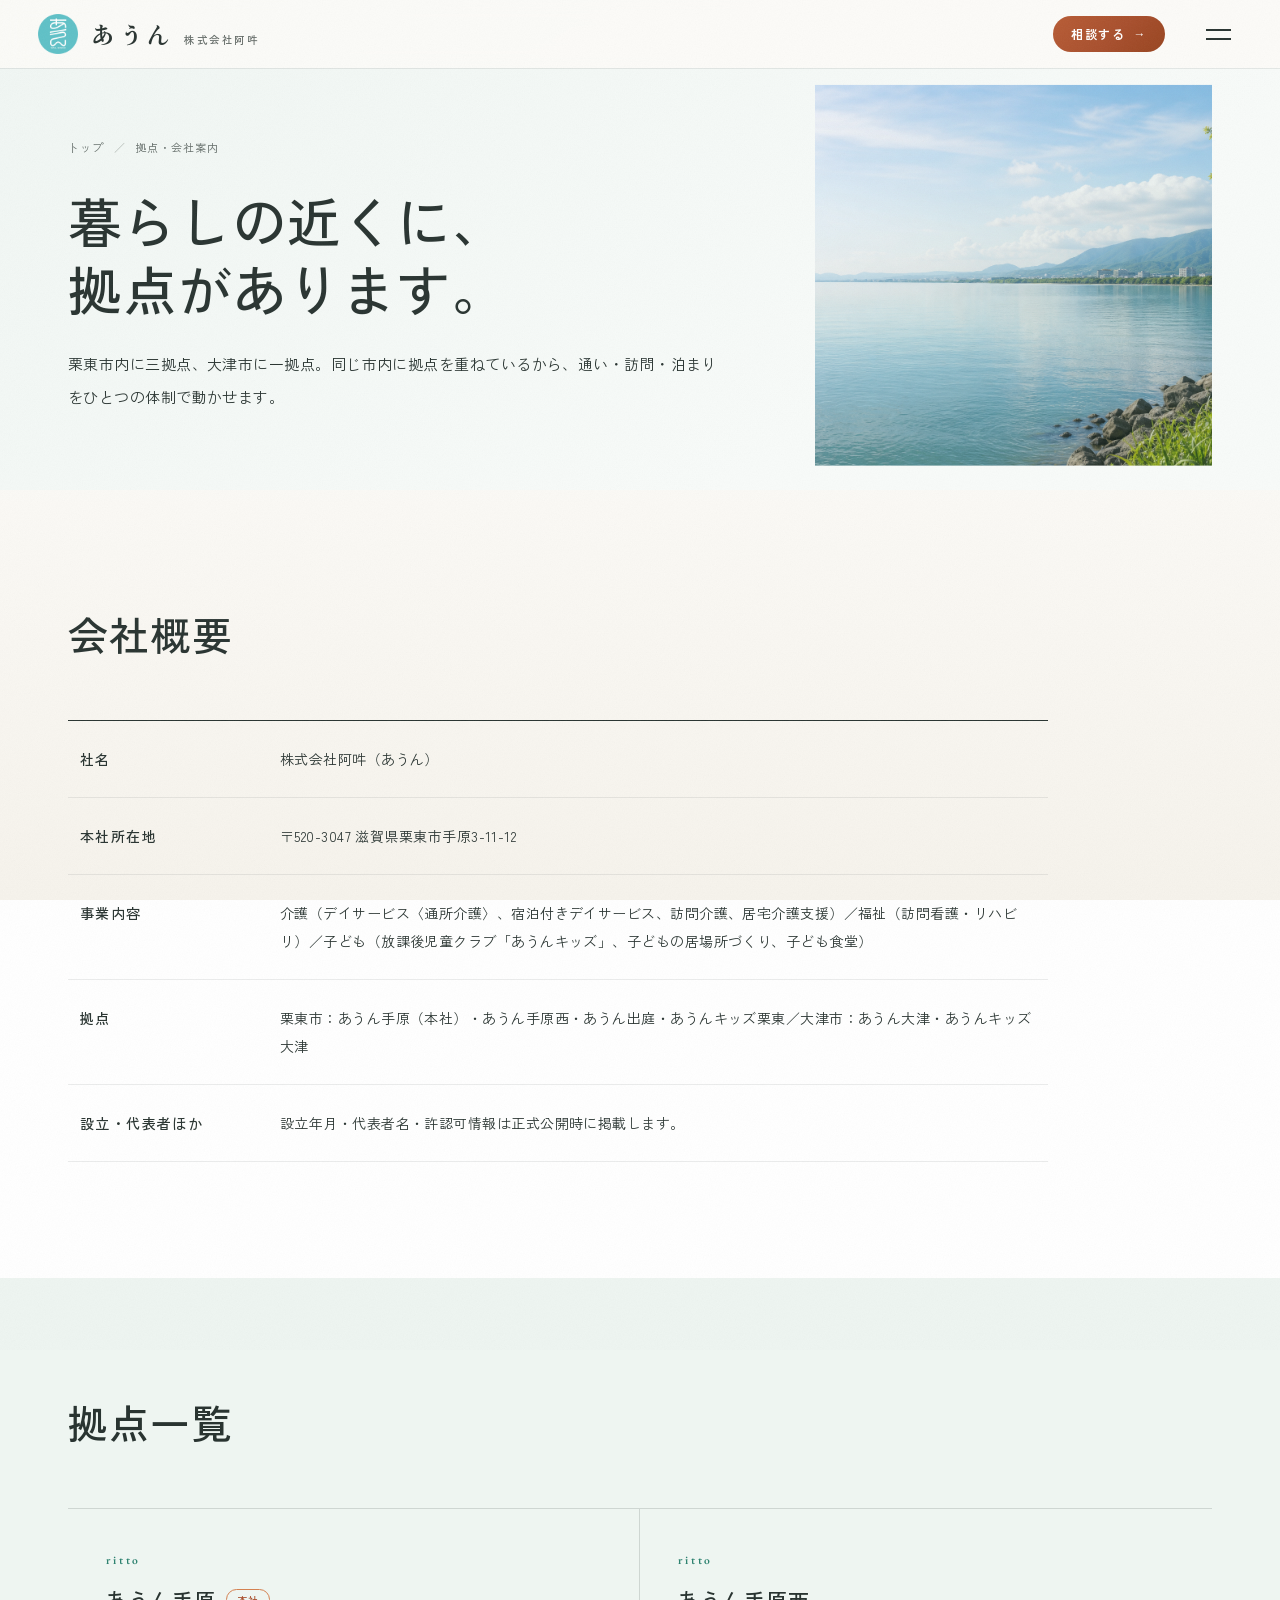
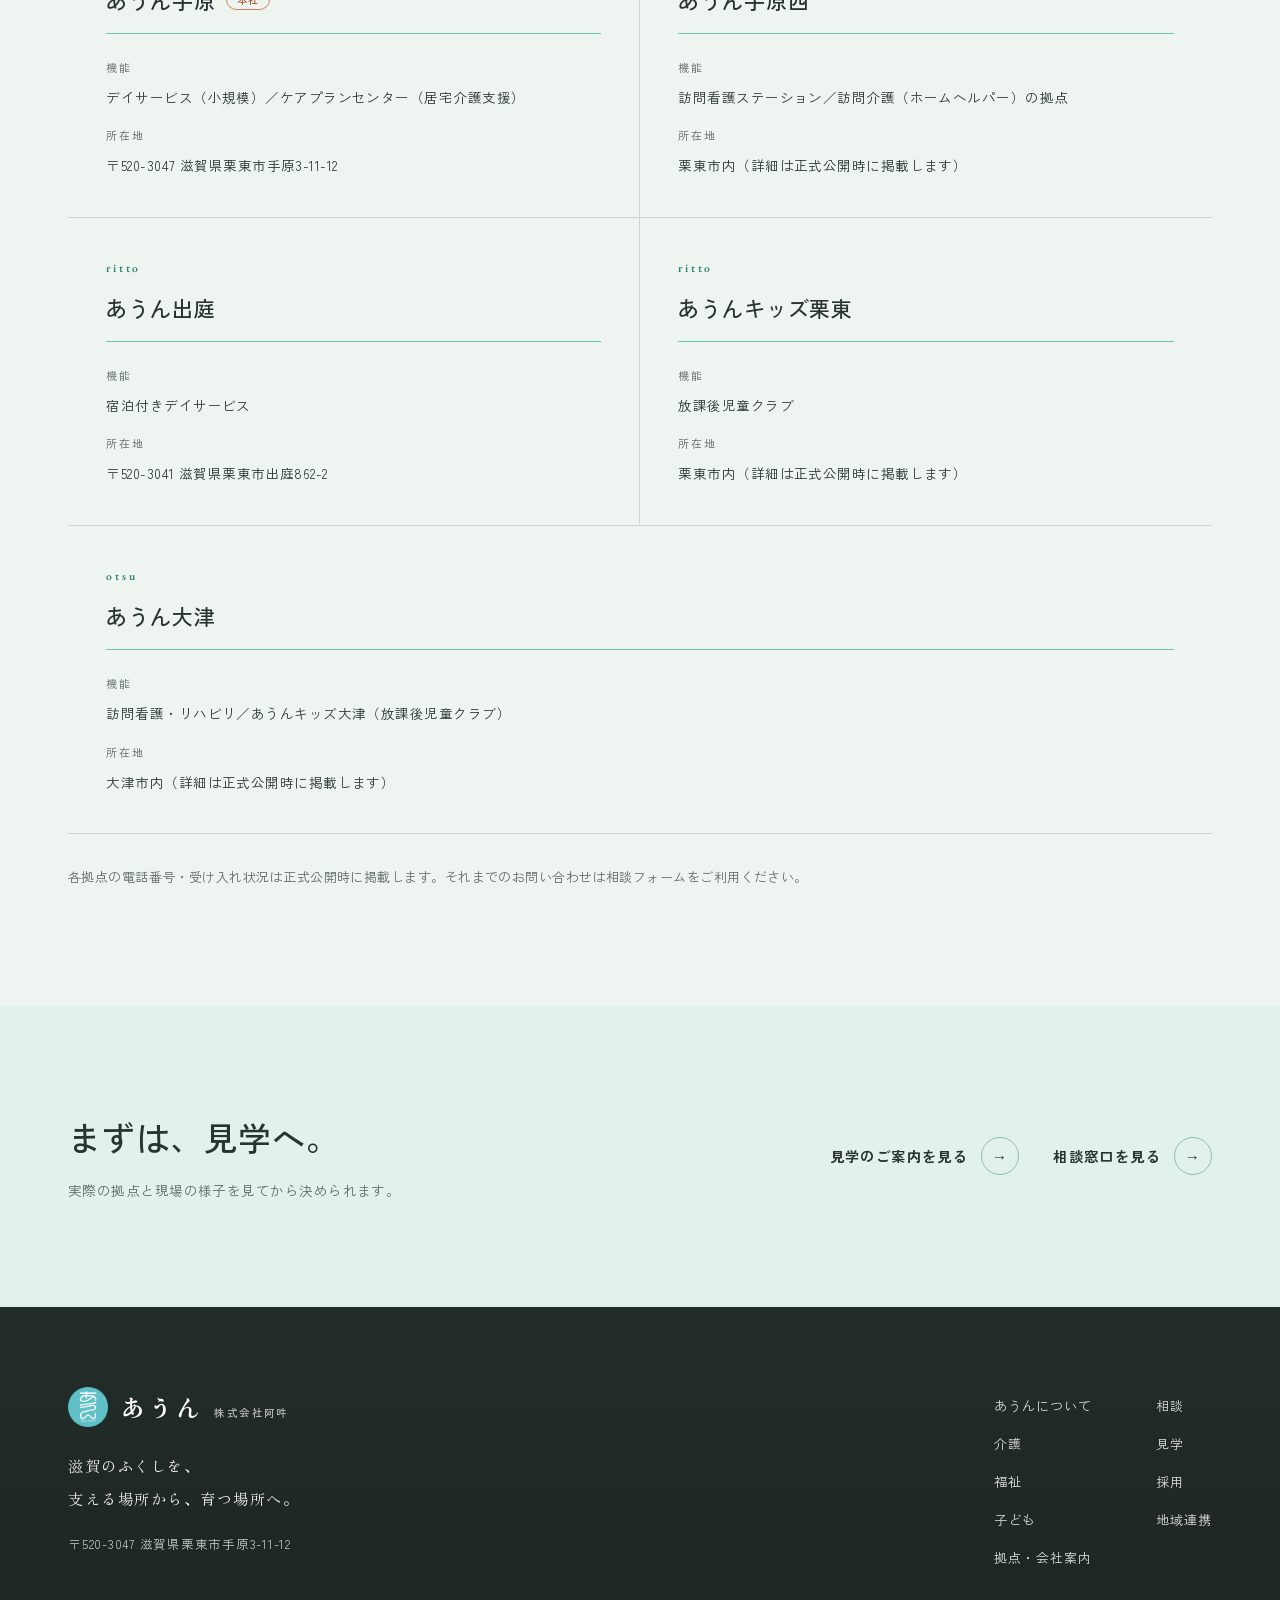
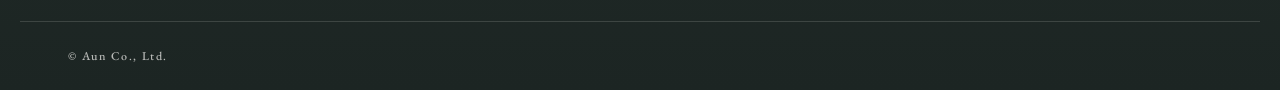
<file: docs/v2/company.html>
<!DOCTYPE html>
<html lang="ja">
<head>
<meta charset="UTF-8">
<meta name="viewport" content="width=device-width, initial-scale=1.0">
<title>拠点・会社案内｜あうん｜株式会社阿吽</title>
<meta name="description" content="株式会社阿吽の会社概要と拠点一覧。栗東市に手原・手原西・出庭の三拠点、大津市に一拠点。">
<link rel="stylesheet" href="css/fonts.css">
<link rel="stylesheet" href="css/style.css?v=lower-pages-20260806b">
</head>
<body class="page-company">

<a class="skip-link" href="#main">本文へ</a>
<div class="grain" aria-hidden="true"></div>

<header class="site-header" id="site-header">
  <div class="header-inner">
    <a href="index.html" class="logo" aria-label="あうん 株式会社阿吽 トップへ">
      <img src="assets/logo.png" alt="" class="logo-img">
      <span class="logo-text">あうん<small>株式会社阿吽</small></span>
    </a>
    <nav class="global-nav" aria-label="サイト内メニュー">
      <ul>
        <li><a href="about.html">あうんについて</a></li>
        <li class="has-drop">
          <a href="care.html">事業紹介</a>
          <div class="drop">
            <a href="care.html">介護<small>care</small></a>
            <a href="fukushi.html">福祉<small>fukushi</small></a>
            <a href="kodomo.html">子ども<small>kodomo</small></a>
          </div>
        </li>
        <li><a href="company.html">拠点・会社案内</a></li>
      </ul>
    </nav>
    <div class="header-actions" aria-label="目的別の窓口">
      <a href="soudan.html" class="btn btn-cta btn-s">相談する</a>
      <a href="kengaku.html" class="btn btn-line btn-s">見学する</a>
      <a href="recruit.html" class="header-textlink">採用</a>
      <a href="renkei.html" class="header-textlink">地域連携</a>
    </div>
    <button class="menu-toggle" id="menu-toggle" aria-expanded="false" aria-controls="mobile-menu" aria-label="メニューを開く">
      <span></span><span></span>
    </button>
  </div>
</header>

<div class="mobile-menu" id="mobile-menu" hidden>
  <nav aria-label="メニュー">
    <ul class="mobile-nav">
      <li><a href="about.html"><em>01</em>あうんについて</a></li>
      <li><a href="care.html"><em>02</em>介護</a></li>
      <li><a href="fukushi.html"><em>03</em>福祉</a></li>
      <li><a href="kodomo.html"><em>04</em>子ども</a></li>
      <li><a href="company.html"><em>05</em>拠点・会社案内</a></li>
      <li><a href="recruit.html"><em>06</em>採用情報</a></li>
    </ul>
    <div class="mobile-actions">
      <a href="soudan.html" class="btn btn-cta">相談する</a>
      <a href="kengaku.html" class="btn btn-line">見学を申し込む</a>
      <a href="recruit.html" class="btn btn-ghost">採用情報</a>
      <a href="renkei.html" class="btn btn-ghost">地域連携の相談</a>
    </div>
  </nav>
</div>

<main id="main">

<section class="page-hero">
  <div class="container">
    <ol class="breadcrumb">
      <li><a href="index.html">トップ</a></li>
      <li>拠点・会社案内</li>
    </ol>
    <p class="page-label en">company / places</p>
    <h1 class="page-title">暮らしの近くに、<br>拠点があります。</h1>
    <p class="page-lead">栗東市内に三拠点、大津市に一拠点。同じ市内に拠点を重ねているから、通い・訪問・泊まりをひとつの体制で動かせます。</p>
  </div>
  <figure class="page-hero-media page-hero-media-lake">
    <img src="assets/fv-lake-day.png" alt="滋賀の琵琶湖の風景">
  </figure>
</section>

<section class="block">
  <div class="container">
    <div class="block-head fx fx-rise">
      <h2 class="block-title"><span class="en">profile</span>会社概要</h2>
    </div>
    <table class="def-table fx fx-fade">
      <tr><th>社名</th><td>株式会社阿吽（あうん）</td></tr>
      <tr><th>本社所在地</th><td>〒520-3047 滋賀県栗東市手原3-11-12</td></tr>
      <tr><th>事業内容</th><td>介護（デイサービス〈通所介護〉、宿泊付きデイサービス、訪問介護、居宅介護支援）／福祉（訪問看護・リハビリ）／子ども（放課後児童クラブ「あうんキッズ」、子どもの居場所づくり、子ども食堂）</td></tr>
      <tr><th>拠点</th><td>栗東市：あうん手原（本社）・あうん手原西・あうん出庭・あうんキッズ栗東／大津市：あうん大津・あうんキッズ大津</td></tr>
      <tr><th>設立・代表者ほか</th><td>設立年月・代表者名・許認可情報は正式公開時に掲載します。</td></tr>
    </table>
  </div>
</section>

<section class="block block-tint">
  <div class="container">
    <div class="block-head fx fx-rise">
      <h2 class="block-title"><span class="en">places</span>拠点一覧</h2>
    </div>
    <div class="base-list">
      <article class="base-card fx fx-rise">
        <p class="n-city en">ritto</p>
        <h3 class="base-name">あうん手原<span class="n-tag">本社</span></h3>
        <dl>
          <dt>機能</dt><dd>デイサービス（小規模）／ケアプランセンター（居宅介護支援）</dd>
          <dt>所在地</dt><dd>〒520-3047 滋賀県栗東市手原3-11-12</dd>
        </dl>
      </article>
      <article class="base-card fx fx-rise">
        <p class="n-city en">ritto</p>
        <h3 class="base-name">あうん手原西</h3>
        <dl>
          <dt>機能</dt><dd>訪問看護ステーション／訪問介護（ホームヘルパー）の拠点</dd>
          <dt>所在地</dt><dd>栗東市内（詳細は正式公開時に掲載します）</dd>
        </dl>
      </article>
      <article class="base-card fx fx-rise">
        <p class="n-city en">ritto</p>
        <h3 class="base-name">あうん出庭</h3>
        <dl>
          <dt>機能</dt><dd>宿泊付きデイサービス</dd>
          <dt>所在地</dt><dd>〒520-3041 滋賀県栗東市出庭862-2</dd>
        </dl>
      </article>
      <article class="base-card fx fx-rise">
        <p class="n-city en">ritto</p>
        <h3 class="base-name">あうんキッズ栗東</h3>
        <dl>
          <dt>機能</dt><dd>放課後児童クラブ</dd>
          <dt>所在地</dt><dd>栗東市内（詳細は正式公開時に掲載します）</dd>
        </dl>
      </article>
      <article class="base-card fx fx-rise">
        <p class="n-city en">otsu</p>
        <h3 class="base-name">あうん大津</h3>
        <dl>
          <dt>機能</dt><dd>訪問看護・リハビリ／あうんキッズ大津（放課後児童クラブ）</dd>
          <dt>所在地</dt><dd>大津市内（詳細は正式公開時に掲載します）</dd>
        </dl>
      </article>
    </div>
    <p class="kyoten-note fx fx-fade">各拠点の電話番号・受け入れ状況は正式公開時に掲載します。それまでのお問い合わせは相談フォームをご利用ください。</p>
  </div>
</section>

<section class="page-cta">
  <div class="actions-orb" aria-hidden="true"></div>
  <div class="container page-cta-inner">
    <div class="page-cta-copy fx fx-rise">
      <h2>まずは、見学へ。</h2>
      <p>実際の拠点と現場の様子を見てから決められます。</p>
    </div>
    <div class="page-cta-links fx fx-fade"><a href="kengaku.html" class="textlink">見学のご案内を見る</a><a href="soudan.html" class="textlink">相談窓口を見る</a></div>
  </div>
</section>

</main>

<footer class="site-footer">
  <div class="container footer-inner">
    <div class="footer-id">
      <a href="index.html" class="logo footer-logo">
        <img src="assets/logo.png" alt="" class="logo-img">
        <span class="logo-text">あうん<small>株式会社阿吽</small></span>
      </a>
      <p class="footer-copy">滋賀のふくしを、<br>支える場所から、育つ場所へ。</p>
      <p class="footer-addr">〒520-3047 滋賀県栗東市手原3-11-12</p>
    </div>
    <nav class="footer-nav" aria-label="フッターメニュー">
      <ul>
        <li><a href="about.html">あうんについて</a></li>
        <li><a href="care.html">介護</a></li>
        <li><a href="fukushi.html">福祉</a></li>
        <li><a href="kodomo.html">子ども</a></li>
        <li><a href="company.html">拠点・会社案内</a></li>
      </ul>
      <ul>
        <li><a href="soudan.html">相談</a></li>
        <li><a href="kengaku.html">見学</a></li>
        <li><a href="recruit.html">採用</a></li>
        <li><a href="renkei.html">地域連携</a></li>
      </ul>
    </nav>
  </div>
  <div class="container footer-foot">
    <p class="copyright en">&copy; Aun Co., Ltd.</p>
  </div>
</footer>

<script src="js/main.js"></script>
</body>
</html>
</file>
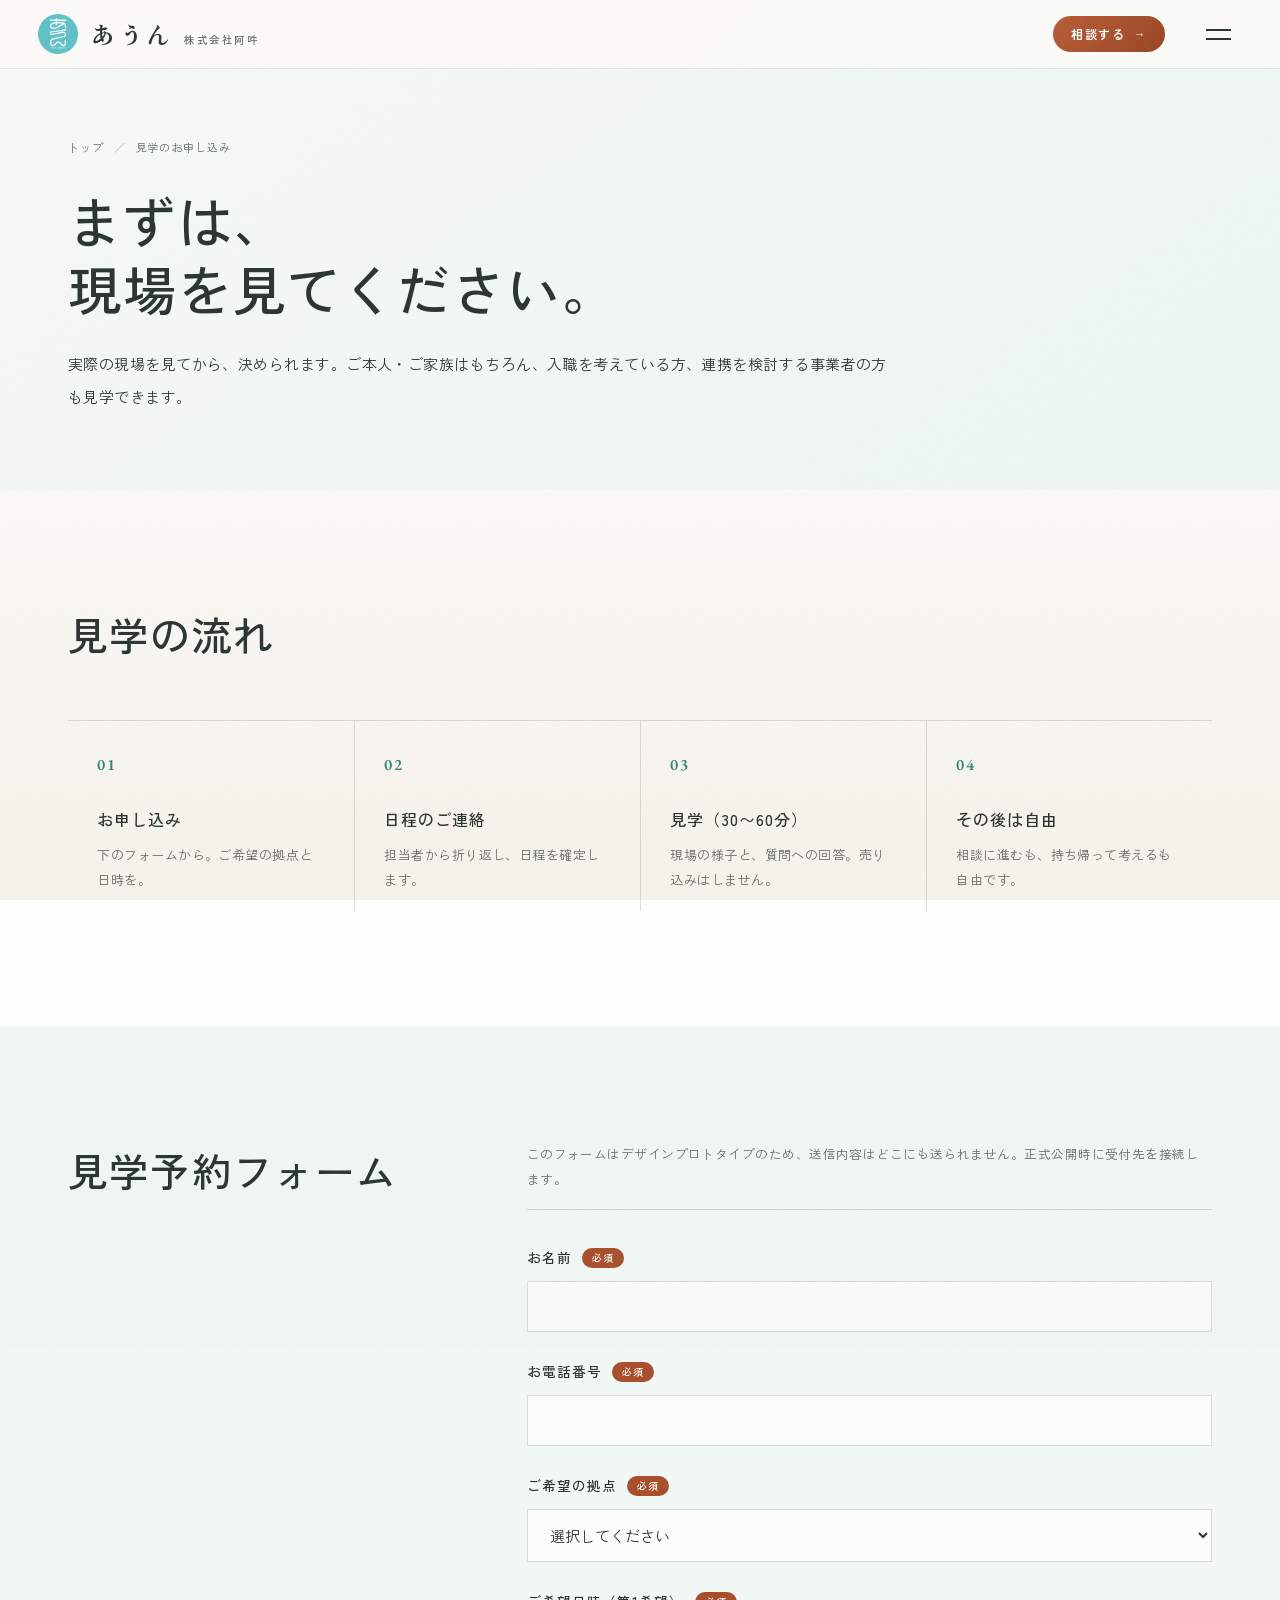
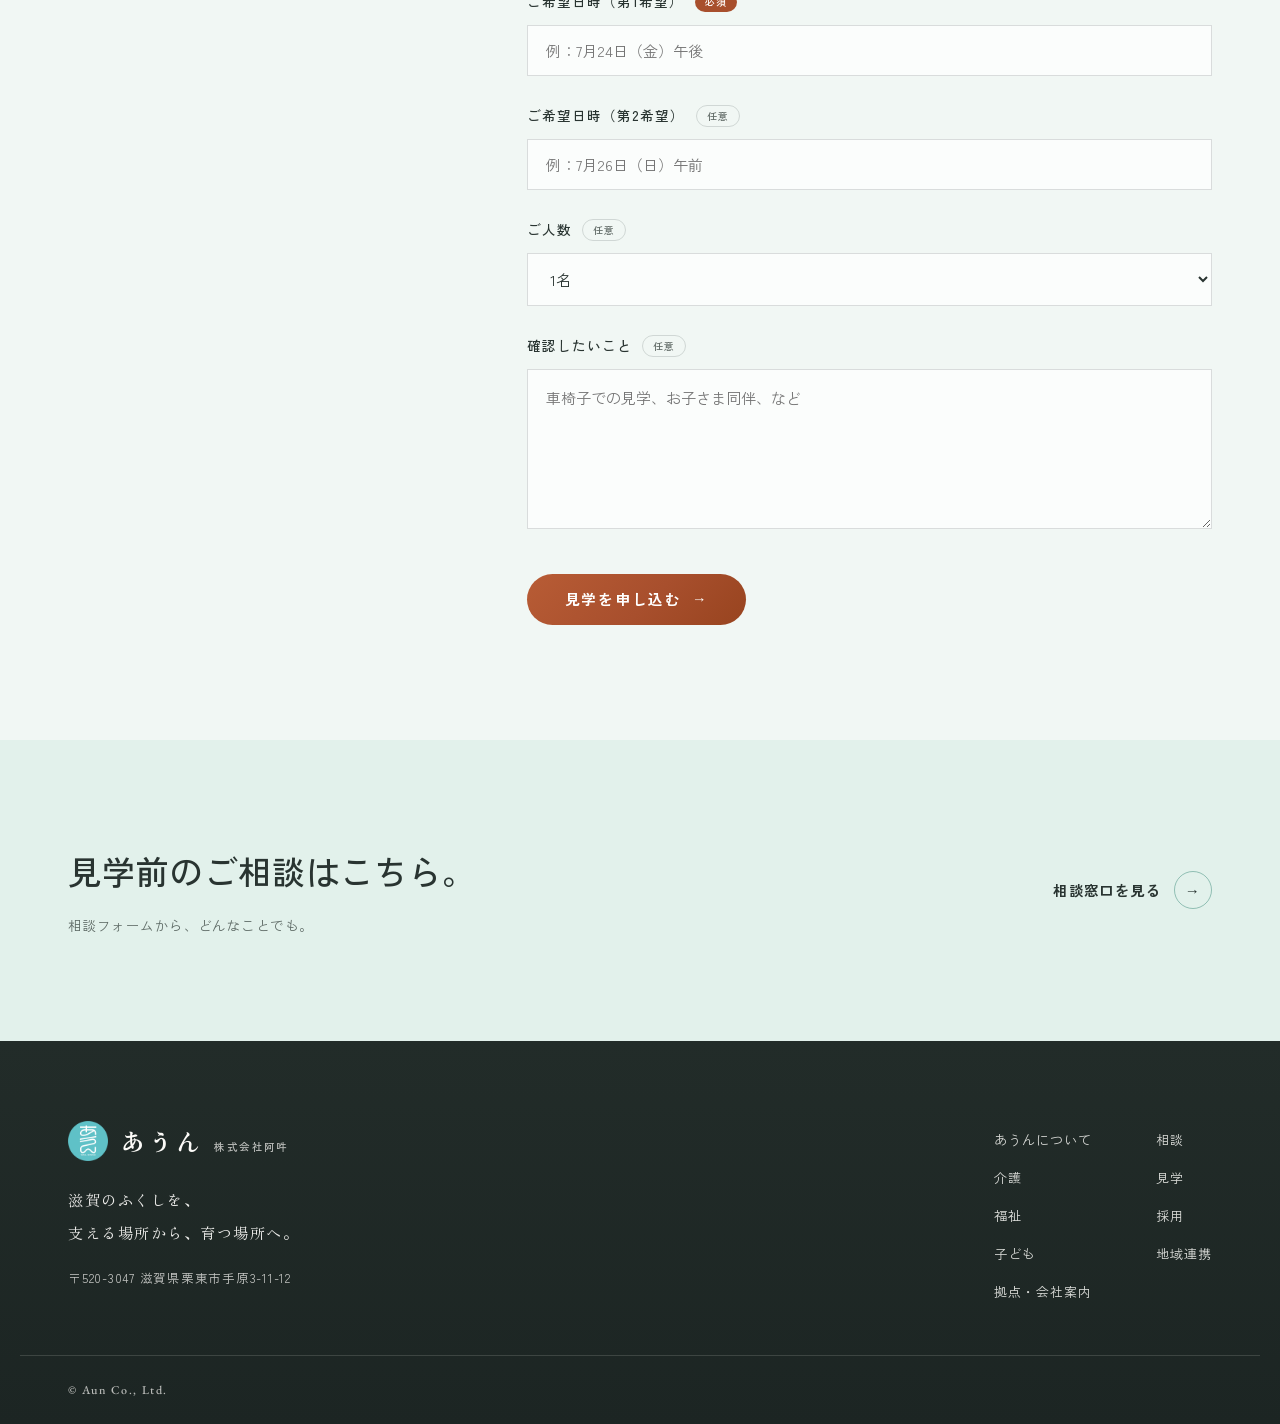
<file: docs/v2/kengaku.html>
<!DOCTYPE html>
<html lang="ja">
<head>
<meta charset="UTF-8">
<meta name="viewport" content="width=device-width, initial-scale=1.0">
<title>見学のお申し込み｜あうん｜株式会社阿吽</title>
<meta name="description" content="拠点と現場の空気を、契約の前に確かめる。希望拠点と日時を選んで見学を申し込めます。">
<link rel="stylesheet" href="css/fonts.css">
<link rel="stylesheet" href="css/style.css?v=lower-pages-20260806b">
</head>
<body class="page-visit">

<a class="skip-link" href="#main">本文へ</a>
<div class="grain" aria-hidden="true"></div>

<header class="site-header" id="site-header">
  <div class="header-inner">
    <a href="index.html" class="logo" aria-label="あうん 株式会社阿吽 トップへ">
      <img src="assets/logo.png" alt="" class="logo-img">
      <span class="logo-text">あうん<small>株式会社阿吽</small></span>
    </a>
    <nav class="global-nav" aria-label="サイト内メニュー">
      <ul>
        <li><a href="about.html">あうんについて</a></li>
        <li class="has-drop">
          <a href="care.html">事業紹介</a>
          <div class="drop">
            <a href="care.html">介護<small>care</small></a>
            <a href="fukushi.html">福祉<small>fukushi</small></a>
            <a href="kodomo.html">子ども<small>kodomo</small></a>
          </div>
        </li>
        <li><a href="company.html">拠点・会社案内</a></li>
      </ul>
    </nav>
    <div class="header-actions" aria-label="目的別の窓口">
      <a href="soudan.html" class="btn btn-cta btn-s">相談する</a>
      <a href="kengaku.html" class="btn btn-line btn-s">見学する</a>
      <a href="recruit.html" class="header-textlink">採用</a>
      <a href="renkei.html" class="header-textlink">地域連携</a>
    </div>
    <button class="menu-toggle" id="menu-toggle" aria-expanded="false" aria-controls="mobile-menu" aria-label="メニューを開く">
      <span></span><span></span>
    </button>
  </div>
</header>

<div class="mobile-menu" id="mobile-menu" hidden>
  <nav aria-label="メニュー">
    <ul class="mobile-nav">
      <li><a href="about.html"><em>01</em>あうんについて</a></li>
      <li><a href="care.html"><em>02</em>介護</a></li>
      <li><a href="fukushi.html"><em>03</em>福祉</a></li>
      <li><a href="kodomo.html"><em>04</em>子ども</a></li>
      <li><a href="company.html"><em>05</em>拠点・会社案内</a></li>
      <li><a href="recruit.html"><em>06</em>採用情報</a></li>
    </ul>
    <div class="mobile-actions">
      <a href="soudan.html" class="btn btn-cta">相談する</a>
      <a href="kengaku.html" class="btn btn-line">見学を申し込む</a>
      <a href="recruit.html" class="btn btn-ghost">採用情報</a>
      <a href="renkei.html" class="btn btn-ghost">地域連携の相談</a>
    </div>
  </nav>
</div>

<main id="main">

<section class="page-hero">
  <div class="container">
    <ol class="breadcrumb">
      <li><a href="index.html">トップ</a></li>
      <li>見学のお申し込み</li>
    </ol>
    <p class="page-label en">visit</p>
    <h1 class="page-title">まずは、<br>現場を見てください。</h1>
    <p class="page-lead">実際の現場を見てから、決められます。ご本人・ご家族はもちろん、入職を考えている方、連携を検討する事業者の方も見学できます。</p>
  </div>
</section>

<section class="block">
  <div class="container">
    <div class="block-head fx fx-rise">
      <h2 class="block-title"><span class="en">flow</span>見学の流れ</h2>
    </div>
    <ol class="flow">
      <li class="fx fx-rise"><h4>お申し込み</h4><p>下のフォームから。ご希望の拠点と日時を。</p></li>
      <li class="fx fx-rise"><h4>日程のご連絡</h4><p>担当者から折り返し、日程を確定します。</p></li>
      <li class="fx fx-rise"><h4>見学（30〜60分）</h4><p>現場の様子と、質問への回答。売り込みはしません。</p></li>
      <li class="fx fx-rise"><h4>その後は自由</h4><p>相談に進むも、持ち帰って考えるも自由です。</p></li>
    </ol>
  </div>
</section>

<section class="block block-tint">
  <div class="container">
    <div class="block-head fx fx-rise">
      <h2 class="block-title"><span class="en">form</span>見学予約フォーム</h2>
    </div>
    <div class="form-wrap fx fx-fade">
      <p class="form-note">このフォームはデザインプロトタイプのため、送信内容はどこにも送られません。正式公開時に受付先を接続します。</p>
      <form data-demo novalidate="">
        <div class="form-grid">
          <div class="form-field">
            <label for="k-name">お名前<span class="req">必須</span></label>
            <input type="text" id="k-name" name="name" autocomplete="name" required>
          </div>
          <div class="form-field">
            <label for="k-tel">お電話番号<span class="req">必須</span></label>
            <input type="tel" id="k-tel" name="tel" autocomplete="tel" required>
          </div>
          <div class="form-field">
            <label for="k-place">ご希望の拠点<span class="req">必須</span></label>
            <select id="k-place" name="place" required>
              <option value="">選択してください</option>
              <option>あうん手原（デイサービス・ケアプラン）</option>
              <option>あうん手原西（訪問看護・訪問介護）</option>
              <option>あうん出庭（宿泊付きデイサービス）</option>
              <option>あうんキッズ栗東（放課後児童クラブ）</option>
              <option>あうん大津（訪問看護・あうんキッズ大津）</option>
              <option>決めていない・相談したい</option>
            </select>
          </div>
          <div class="form-field">
            <label for="k-date1">ご希望日時（第1希望）<span class="req">必須</span></label>
            <input type="text" id="k-date1" name="date1" placeholder="例：7月24日（金）午後" required>
          </div>
          <div class="form-field">
            <label for="k-date2">ご希望日時（第2希望）<span class="opt">任意</span></label>
            <input type="text" id="k-date2" name="date2" placeholder="例：7月26日（日）午前">
          </div>
          <div class="form-field">
            <label for="k-num">ご人数<span class="opt">任意</span></label>
            <select id="k-num" name="num">
              <option>1名</option><option>2名</option><option>3名以上</option>
            </select>
          </div>
          <div class="form-field">
            <label for="k-msg">確認したいこと<span class="opt">任意</span></label>
            <textarea id="k-msg" name="message" placeholder="車椅子での見学、お子さま同伴、など"></textarea>
          </div>
          <div class="form-submit">
            <button type="submit" class="btn btn-cta">見学を申し込む</button>
          </div>
        </div>
        <p class="form-done" role="status">見学のお申し込みを受け付けました（デモ表示です。実際には送信されていません）。正式公開時は、日程調整の連絡フローがここに続きます。</p>
      </form>
    </div>
  </div>
</section>

<section class="page-cta">
  <div class="actions-orb" aria-hidden="true"></div>
  <div class="container page-cta-inner">
    <div class="page-cta-copy fx fx-rise">
      <h2>見学前のご相談はこちら。</h2>
      <p>相談フォームから、どんなことでも。</p>
    </div>
    <div class="page-cta-links fx fx-fade"><a href="soudan.html" class="textlink">相談窓口を見る</a></div>
  </div>
</section>

</main>

<footer class="site-footer">
  <div class="container footer-inner">
    <div class="footer-id">
      <a href="index.html" class="logo footer-logo">
        <img src="assets/logo.png" alt="" class="logo-img">
        <span class="logo-text">あうん<small>株式会社阿吽</small></span>
      </a>
      <p class="footer-copy">滋賀のふくしを、<br>支える場所から、育つ場所へ。</p>
      <p class="footer-addr">〒520-3047 滋賀県栗東市手原3-11-12</p>
    </div>
    <nav class="footer-nav" aria-label="フッターメニュー">
      <ul>
        <li><a href="about.html">あうんについて</a></li>
        <li><a href="care.html">介護</a></li>
        <li><a href="fukushi.html">福祉</a></li>
        <li><a href="kodomo.html">子ども</a></li>
        <li><a href="company.html">拠点・会社案内</a></li>
      </ul>
      <ul>
        <li><a href="soudan.html">相談</a></li>
        <li><a href="kengaku.html">見学</a></li>
        <li><a href="recruit.html">採用</a></li>
        <li><a href="renkei.html">地域連携</a></li>
      </ul>
    </nav>
  </div>
  <div class="container footer-foot">
    <p class="copyright en">&copy; Aun Co., Ltd.</p>
  </div>
</footer>

<script src="js/main.js"></script>
</body>
</html>
</file>
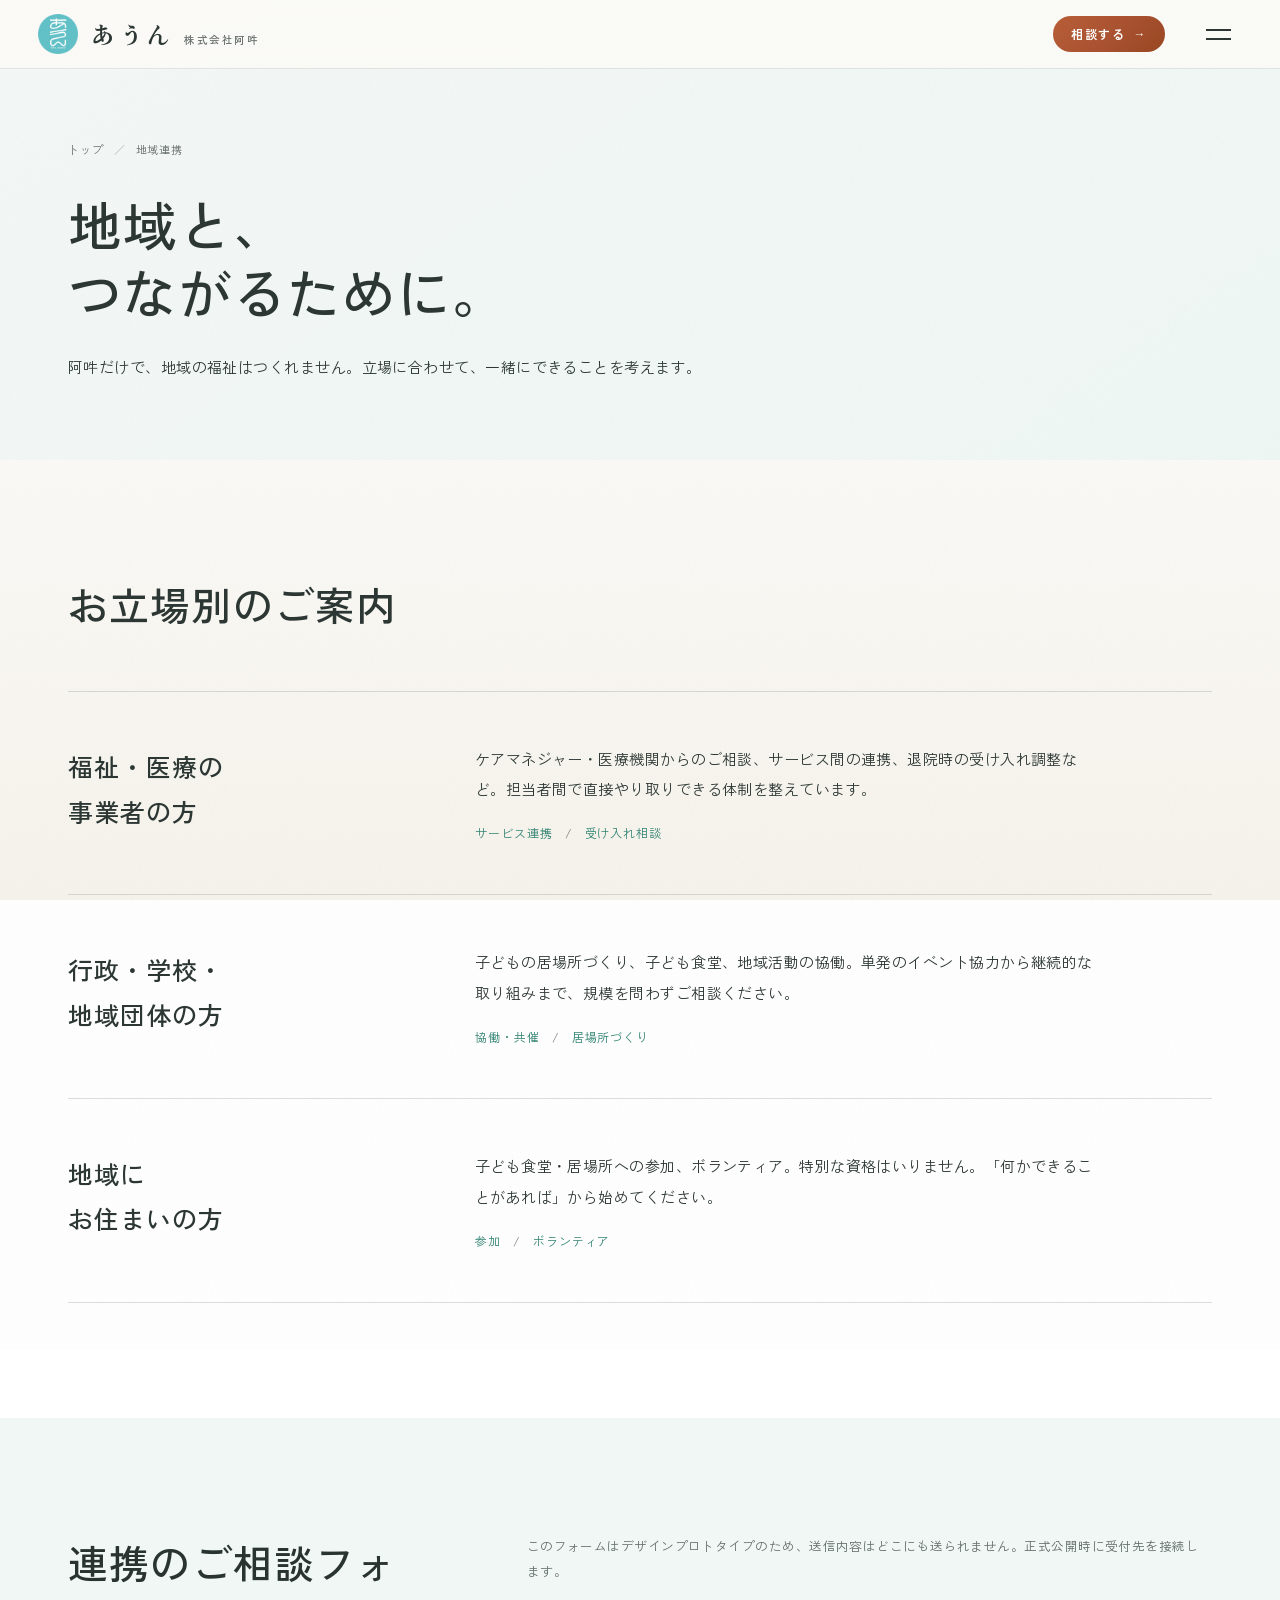
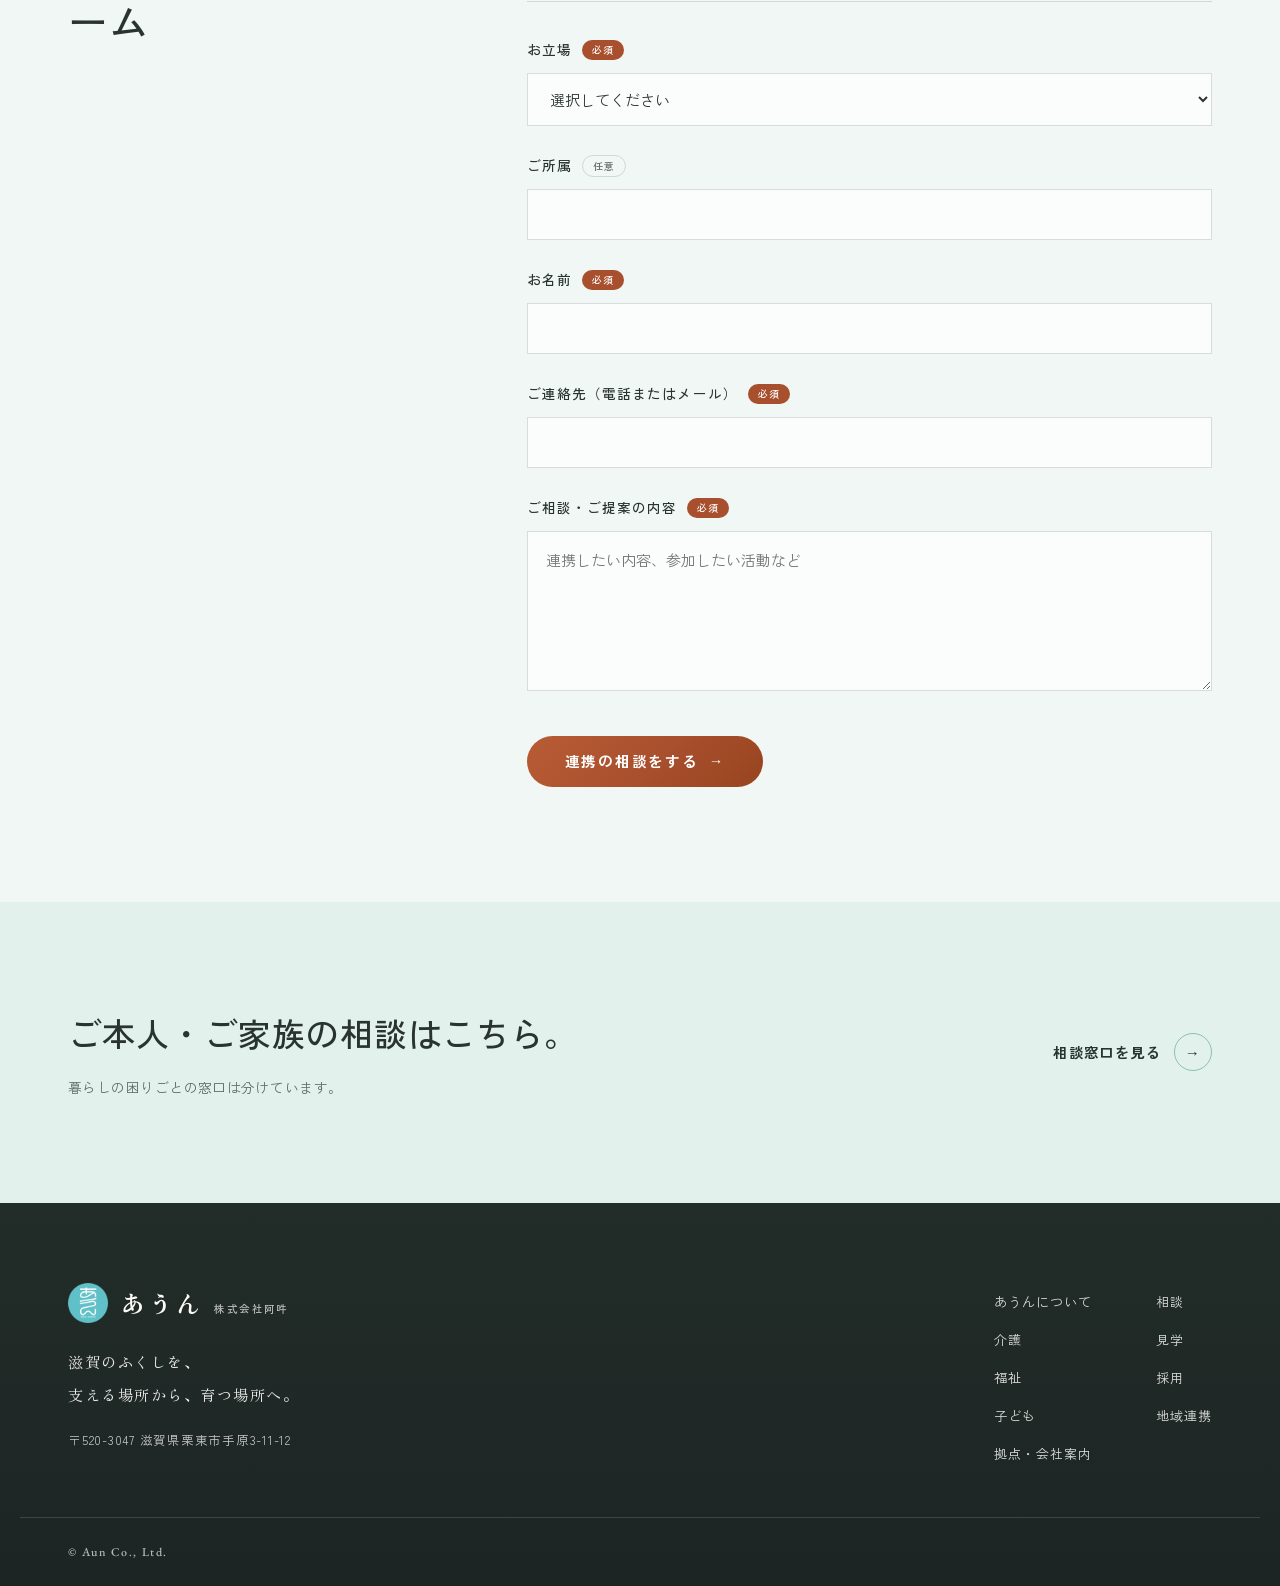
<file: docs/v2/renkei.html>
<!DOCTYPE html>
<html lang="ja">
<head>
<meta charset="UTF-8">
<meta name="viewport" content="width=device-width, initial-scale=1.0">
<title>地域連携の窓口｜あうん｜株式会社阿吽</title>
<meta name="description" content="福祉・医療の事業者、行政・学校・地域団体、地域住民の方へ。それぞれの立場から始められる連携の窓口です。">
<link rel="stylesheet" href="css/fonts.css">
<link rel="stylesheet" href="css/style.css?v=lower-pages-20260806b">
</head>
<body class="page-community">

<a class="skip-link" href="#main">本文へ</a>
<div class="grain" aria-hidden="true"></div>

<header class="site-header" id="site-header">
  <div class="header-inner">
    <a href="index.html" class="logo" aria-label="あうん 株式会社阿吽 トップへ">
      <img src="assets/logo.png" alt="" class="logo-img">
      <span class="logo-text">あうん<small>株式会社阿吽</small></span>
    </a>
    <nav class="global-nav" aria-label="サイト内メニュー">
      <ul>
        <li><a href="about.html">あうんについて</a></li>
        <li class="has-drop">
          <a href="care.html">事業紹介</a>
          <div class="drop">
            <a href="care.html">介護<small>care</small></a>
            <a href="fukushi.html">福祉<small>fukushi</small></a>
            <a href="kodomo.html">子ども<small>kodomo</small></a>
          </div>
        </li>
        <li><a href="company.html">拠点・会社案内</a></li>
      </ul>
    </nav>
    <div class="header-actions" aria-label="目的別の窓口">
      <a href="soudan.html" class="btn btn-cta btn-s">相談する</a>
      <a href="kengaku.html" class="btn btn-line btn-s">見学する</a>
      <a href="recruit.html" class="header-textlink">採用</a>
      <a href="renkei.html" class="header-textlink">地域連携</a>
    </div>
    <button class="menu-toggle" id="menu-toggle" aria-expanded="false" aria-controls="mobile-menu" aria-label="メニューを開く">
      <span></span><span></span>
    </button>
  </div>
</header>

<div class="mobile-menu" id="mobile-menu" hidden>
  <nav aria-label="メニュー">
    <ul class="mobile-nav">
      <li><a href="about.html"><em>01</em>あうんについて</a></li>
      <li><a href="care.html"><em>02</em>介護</a></li>
      <li><a href="fukushi.html"><em>03</em>福祉</a></li>
      <li><a href="kodomo.html"><em>04</em>子ども</a></li>
      <li><a href="company.html"><em>05</em>拠点・会社案内</a></li>
      <li><a href="recruit.html"><em>06</em>採用情報</a></li>
    </ul>
    <div class="mobile-actions">
      <a href="soudan.html" class="btn btn-cta">相談する</a>
      <a href="kengaku.html" class="btn btn-line">見学を申し込む</a>
      <a href="recruit.html" class="btn btn-ghost">採用情報</a>
      <a href="renkei.html" class="btn btn-ghost">地域連携の相談</a>
    </div>
  </nav>
</div>

<main id="main">

<section class="page-hero">
  <div class="container">
    <ol class="breadcrumb">
      <li><a href="index.html">トップ</a></li>
      <li>地域連携</li>
    </ol>
    <p class="page-label en">community</p>
    <h1 class="page-title">地域と、<br>つながるために。</h1>
    <p class="page-lead">阿吽だけで、地域の福祉はつくれません。立場に合わせて、一緒にできることを考えます。</p>
  </div>
</section>

<section class="block">
  <div class="container">
    <div class="block-head fx fx-rise">
      <h2 class="block-title"><span class="en">partners</span>お立場別のご案内</h2>
    </div>
    <div class="svc-list">
      <article class="svc-row fx fx-rise">
        <h3 class="svc-name">福祉・医療の<br>事業者の方<small>professional</small></h3>
        <div class="svc-body">
          <p>ケアマネジャー・医療機関からのご相談、サービス間の連携、退院時の受け入れ調整など。担当者間で直接やり取りできる体制を整えています。</p>
          <div class="svc-meta"><span>サービス連携</span><span>受け入れ相談</span></div>
        </div>
      </article>
      <article class="svc-row fx fx-rise">
        <h3 class="svc-name">行政・学校・<br>地域団体の方<small>public / school</small></h3>
        <div class="svc-body">
          <p>子どもの居場所づくり、子ども食堂、地域活動の協働。単発のイベント協力から継続的な取り組みまで、規模を問わずご相談ください。</p>
          <div class="svc-meta"><span>協働・共催</span><span>居場所づくり</span></div>
        </div>
      </article>
      <article class="svc-row fx fx-rise">
        <h3 class="svc-name">地域に<br>お住まいの方<small>neighbors</small></h3>
        <div class="svc-body">
          <p>子ども食堂・居場所への参加、ボランティア。特別な資格はいりません。「何かできることがあれば」から始めてください。</p>
          <div class="svc-meta"><span>参加</span><span>ボランティア</span></div>
        </div>
      </article>
    </div>
  </div>
</section>

<section class="block block-tint">
  <div class="container">
    <div class="block-head fx fx-rise">
      <h2 class="block-title"><span class="en">form</span>連携のご相談フォーム</h2>
    </div>
    <div class="form-wrap fx fx-fade">
      <p class="form-note">このフォームはデザインプロトタイプのため、送信内容はどこにも送られません。正式公開時に受付先を接続します。</p>
      <form data-demo novalidate="">
        <div class="form-grid">
          <div class="form-field">
            <label for="n-pos">お立場<span class="req">必須</span></label>
            <select id="n-pos" name="position" required>
              <option value="">選択してください</option>
              <option>福祉・医療の事業者</option>
              <option>行政・学校・地域団体</option>
              <option>地域住民（参加・ボランティア）</option>
              <option>その他</option>
            </select>
          </div>
          <div class="form-field">
            <label for="n-org">ご所属<span class="opt">任意</span></label>
            <input type="text" id="n-org" name="org" autocomplete="organization">
          </div>
          <div class="form-field">
            <label for="n-name">お名前<span class="req">必須</span></label>
            <input type="text" id="n-name" name="name" autocomplete="name" required>
          </div>
          <div class="form-field">
            <label for="n-tel">ご連絡先（電話またはメール）<span class="req">必須</span></label>
            <input type="text" id="n-tel" name="contact" required>
          </div>
          <div class="form-field">
            <label for="n-msg">ご相談・ご提案の内容<span class="req">必須</span></label>
            <textarea id="n-msg" name="message" required placeholder="連携したい内容、参加したい活動など"></textarea>
          </div>
          <div class="form-submit">
            <button type="submit" class="btn btn-cta">連携の相談をする</button>
          </div>
        </div>
        <p class="form-done" role="status">ご相談を受け付けました（デモ表示です。実際には送信されていません）。正式公開時は、担当者からの連絡フローがここに続きます。</p>
      </form>
    </div>
  </div>
</section>

<section class="page-cta">
  <div class="actions-orb" aria-hidden="true"></div>
  <div class="container page-cta-inner">
    <div class="page-cta-copy fx fx-rise">
      <h2>ご本人・ご家族の相談はこちら。</h2>
      <p>暮らしの困りごとの窓口は分けています。</p>
    </div>
    <div class="page-cta-links fx fx-fade"><a href="soudan.html" class="textlink">相談窓口を見る</a></div>
  </div>
</section>

</main>

<footer class="site-footer">
  <div class="container footer-inner">
    <div class="footer-id">
      <a href="index.html" class="logo footer-logo">
        <img src="assets/logo.png" alt="" class="logo-img">
        <span class="logo-text">あうん<small>株式会社阿吽</small></span>
      </a>
      <p class="footer-copy">滋賀のふくしを、<br>支える場所から、育つ場所へ。</p>
      <p class="footer-addr">〒520-3047 滋賀県栗東市手原3-11-12</p>
    </div>
    <nav class="footer-nav" aria-label="フッターメニュー">
      <ul>
        <li><a href="about.html">あうんについて</a></li>
        <li><a href="care.html">介護</a></li>
        <li><a href="fukushi.html">福祉</a></li>
        <li><a href="kodomo.html">子ども</a></li>
        <li><a href="company.html">拠点・会社案内</a></li>
      </ul>
      <ul>
        <li><a href="soudan.html">相談</a></li>
        <li><a href="kengaku.html">見学</a></li>
        <li><a href="recruit.html">採用</a></li>
        <li><a href="renkei.html">地域連携</a></li>
      </ul>
    </nav>
  </div>
  <div class="container footer-foot">
    <p class="copyright en">&copy; Aun Co., Ltd.</p>
  </div>
</footer>

<script src="js/main.js"></script>
</body>
</html>
</file>
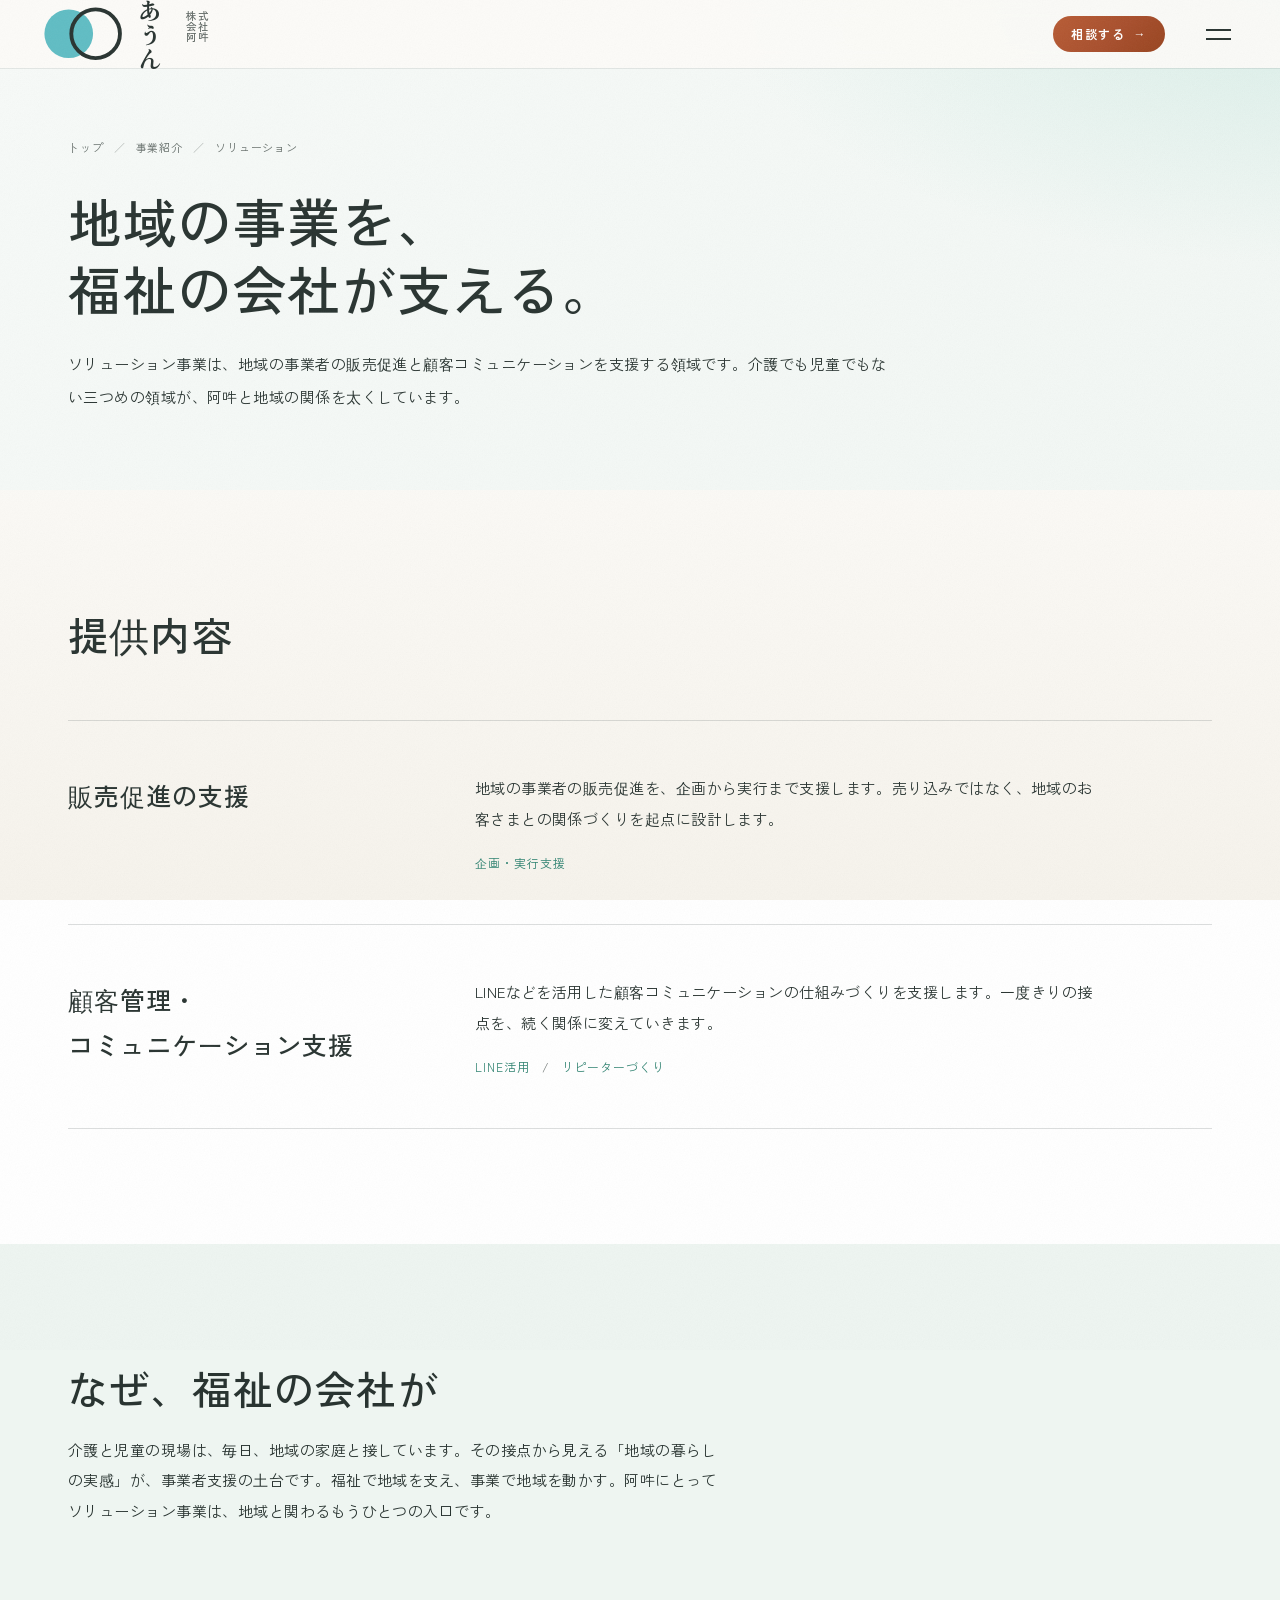
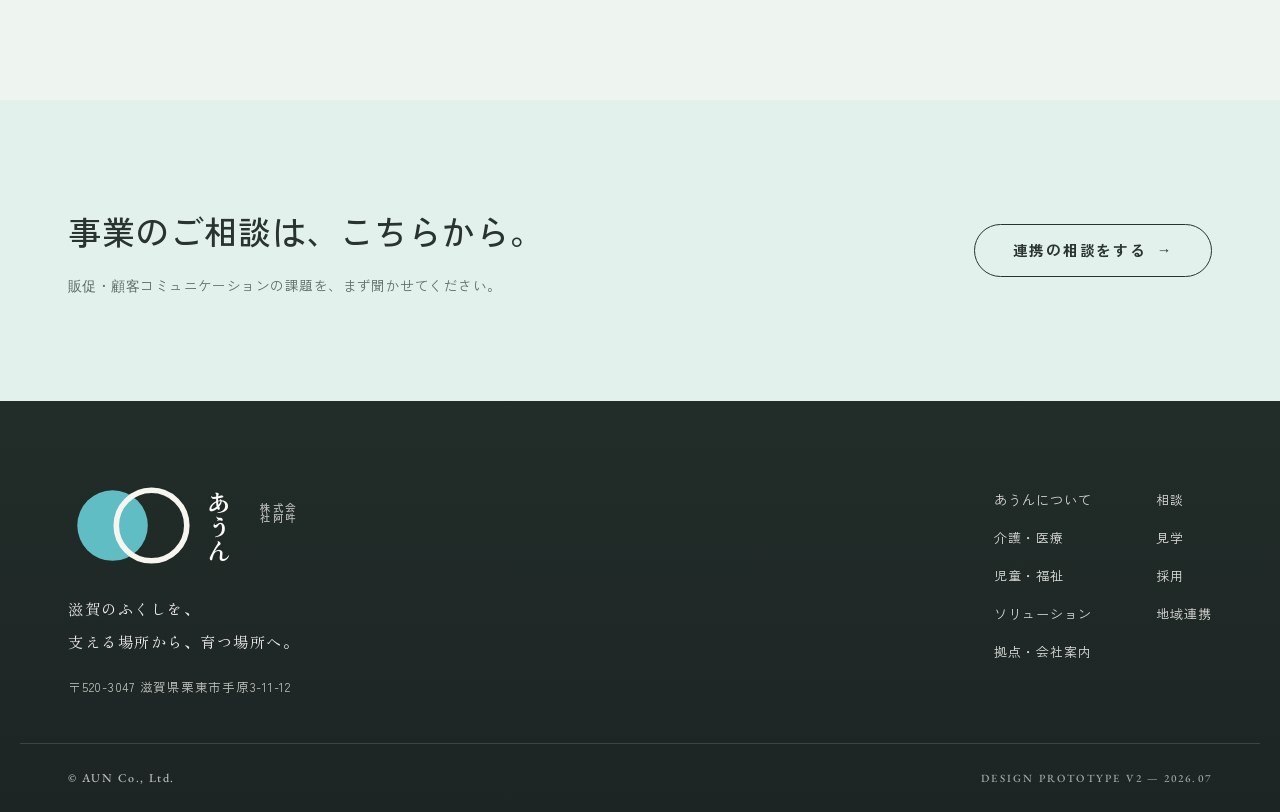
<file: docs/v2/solution.html>
<!DOCTYPE html>
<html lang="ja">
<head>
<meta charset="UTF-8">
<meta name="viewport" content="width=device-width, initial-scale=1.0">
<title>ソリューション事業｜あうん｜株式会社阿吽</title>
<meta name="description" content="地域の事業者の販売促進・顧客コミュニケーションを支援。福祉の現場で培った地域との接点を、事業者の課題解決に。">
<link rel="stylesheet" href="css/fonts.css">
<link rel="stylesheet" href="css/style.css">
</head>
<body>

<a class="skip-link" href="#main">本文へ</a>
<div class="grain" aria-hidden="true"></div>

<header class="site-header" id="site-header">
  <div class="header-inner">
    <a href="index.html" class="logo" aria-label="あうん 株式会社阿吽 トップへ">
      <svg class="logo-mark" viewBox="0 0 34 24" aria-hidden="true">
        <circle cx="12" cy="12" r="9.5" fill="#60BDC4"/>
        <circle cx="22.5" cy="12" r="9.5" fill="none" stroke="currentColor" stroke-width="1.5"/>
      </svg>
      <span class="logo-text">あうん<small>株式会社阿吽</small></span>
    </a>
    <nav class="global-nav" aria-label="サイト内メニュー">
      <ul>
        <li><a href="about.html">あうんについて</a></li>
        <li class="has-drop">
          <a href="care.html">事業紹介</a>
          <div class="drop">
            <a href="care.html">介護・医療<small>CARE / MEDICAL</small></a>
            <a href="child.html">児童・福祉<small>CHILD / WELFARE</small></a>
            <a href="solution.html">ソリューション<small>SOLUTION</small></a>
          </div>
        </li>
        <li><a href="company.html">拠点・会社案内</a></li>
      </ul>
    </nav>
    <div class="header-actions" aria-label="目的別の窓口">
      <a href="soudan.html" class="btn btn-cta btn-s">相談する</a>
      <a href="kengaku.html" class="btn btn-line btn-s">見学する</a>
      <a href="recruit.html" class="header-textlink">採用</a>
      <a href="renkei.html" class="header-textlink">地域連携</a>
    </div>
    <button class="menu-toggle" id="menu-toggle" aria-expanded="false" aria-controls="mobile-menu" aria-label="メニューを開く">
      <span></span><span></span>
    </button>
  </div>
</header>

<div class="mobile-menu" id="mobile-menu" hidden>
  <nav aria-label="メニュー">
    <ul class="mobile-nav">
      <li><a href="about.html"><em>01</em>あうんについて</a></li>
      <li><a href="care.html"><em>02</em>介護・医療</a></li>
      <li><a href="child.html"><em>03</em>児童・福祉</a></li>
      <li><a href="solution.html"><em>04</em>ソリューション</a></li>
      <li><a href="company.html"><em>05</em>拠点・会社案内</a></li>
      <li><a href="recruit.html"><em>06</em>採用情報</a></li>
    </ul>
    <div class="mobile-actions">
      <a href="soudan.html" class="btn btn-cta">相談する</a>
      <a href="kengaku.html" class="btn btn-line">見学を申し込む</a>
      <a href="recruit.html" class="btn btn-ghost">採用情報</a>
      <a href="renkei.html" class="btn btn-ghost">地域連携の相談</a>
    </div>
  </nav>
</div>

<main id="main">

<section class="page-hero">
  <div class="fv-orbs" aria-hidden="true">
    <span class="orb orb-fill"></span>
    <span class="orb orb-line"></span>
  </div>
  <div class="container">
    <ol class="breadcrumb">
      <li><a href="index.html">トップ</a></li>
      <li><a href="care.html">事業紹介</a></li><li>ソリューション</li>
    </ol>
    <p class="page-label en">SOLUTION</p>
    <h1 class="page-title">地域の事業を、<br>福祉の会社が支える。</h1>
    <p class="page-lead">ソリューション事業は、地域の事業者の販売促進と顧客コミュニケーションを支援する領域です。介護でも児童でもない三つめの領域が、阿吽と地域の関係を太くしています。</p>
  </div>
</section>

<section class="block">
  <div class="container">
    <div class="block-head fx fx-rise">
      <h2 class="block-title"><span class="en">SERVICES</span>提供内容</h2>
    </div>
    <div class="svc-list">
      <article class="svc-row fx fx-rise">
        <h3 class="svc-name">販売促進の支援<small>SALES PROMOTION</small></h3>
        <div class="svc-body">
          <p>地域の事業者の販売促進を、企画から実行まで支援します。売り込みではなく、地域のお客さまとの関係づくりを起点に設計します。</p>
          <div class="svc-meta"><span>企画・実行支援</span></div>
        </div>
      </article>
      <article class="svc-row fx fx-rise">
        <h3 class="svc-name">顧客管理・<br>コミュニケーション支援<small>CRM</small></h3>
        <div class="svc-body">
          <p>LINEなどを活用した顧客コミュニケーションの仕組みづくりを支援します。一度きりの接点を、続く関係に変えていきます。</p>
          <div class="svc-meta"><span>LINE活用</span><span>リピーターづくり</span></div>
        </div>
      </article>
    </div>
  </div>
</section>

<section class="block block-tint">
  <div class="container">
    <div class="block-head fx fx-rise">
      <h2 class="block-title"><span class="en">WHY</span>なぜ、福祉の会社が</h2>
      <p class="block-lead">介護と児童の現場は、毎日、地域の家庭と接しています。その接点から見える「地域の暮らしの実感」が、事業者支援の土台です。福祉で地域を支え、事業で地域を動かす。阿吽にとってソリューション事業は、地域と関わるもうひとつの入口です。</p>
    </div>
  </div>
</section>

<section class="page-cta">
  <div class="actions-orb" aria-hidden="true"></div>
  <div class="container page-cta-inner">
    <div class="page-cta-copy fx fx-rise">
      <h2>事業のご相談は、こちらから。</h2>
      <p>販促・顧客コミュニケーションの課題を、まず聞かせてください。</p>
    </div>
    <a href="renkei.html" class="btn btn-line">連携の相談をする</a>
  </div>
</section>

</main>

<footer class="site-footer">
  <div class="container footer-inner">
    <div class="footer-id">
      <a href="index.html" class="logo footer-logo">
        <svg class="logo-mark" viewBox="0 0 34 24" aria-hidden="true">
          <circle cx="12" cy="12" r="9.5" fill="#60BDC4"/>
          <circle cx="22.5" cy="12" r="9.5" fill="none" stroke="#F7F5F0" stroke-width="1.5"/>
        </svg>
        <span class="logo-text">あうん<small>株式会社阿吽</small></span>
      </a>
      <p class="footer-copy">滋賀のふくしを、<br>支える場所から、育つ場所へ。</p>
      <p class="footer-addr">〒520-3047 滋賀県栗東市手原3-11-12</p>
    </div>
    <nav class="footer-nav" aria-label="フッターメニュー">
      <ul>
        <li><a href="about.html">あうんについて</a></li>
        <li><a href="care.html">介護・医療</a></li>
        <li><a href="child.html">児童・福祉</a></li>
        <li><a href="solution.html">ソリューション</a></li>
        <li><a href="company.html">拠点・会社案内</a></li>
      </ul>
      <ul>
        <li><a href="soudan.html">相談</a></li>
        <li><a href="kengaku.html">見学</a></li>
        <li><a href="recruit.html">採用</a></li>
        <li><a href="renkei.html">地域連携</a></li>
      </ul>
    </nav>
  </div>
  <div class="container footer-foot">
    <p class="copyright en">&copy; AUN Co., Ltd.</p>
    <p class="proto-note en">DESIGN PROTOTYPE V2 — 2026.07</p>
  </div>
</footer>

<script src="js/main.js"></script>
</body>
</html>
</file>
<file: aun-site/css/fonts.css>
@charset "UTF-8";
/* Self-hosted subset fonts (generated from the fixed page text).
   コピー・文言を追加した場合は README の手順でサブセットを再生成すること。 */

@font-face {
  font-family: "Shippori Mincho";
  font-weight: 600;
  font-style: normal;
  font-display: swap;
  src: url("../assets/fonts/shippori-semibold.woff2") format("woff2");
}
@font-face {
  font-family: "Shippori Mincho";
  font-weight: 700;
  font-style: normal;
  font-display: swap;
  src: url("../assets/fonts/shippori-bold.woff2") format("woff2");
}
@font-face {
  font-family: "Zen Kaku Gothic New";
  font-weight: 400;
  font-style: normal;
  font-display: swap;
  src: url("../assets/fonts/zenkaku-regular.woff2") format("woff2");
}
@font-face {
  font-family: "Zen Kaku Gothic New";
  font-weight: 500;
  font-style: normal;
  font-display: swap;
  src: url("../assets/fonts/zenkaku-medium.woff2") format("woff2");
}
@font-face {
  font-family: "Zen Kaku Gothic New";
  font-weight: 700;
  font-style: normal;
  font-display: swap;
  src: url("../assets/fonts/zenkaku-bold.woff2") format("woff2");
}
@font-face {
  font-family: "Manrope";
  font-weight: 200 800;
  font-style: normal;
  font-display: swap;
  src: url("../assets/fonts/manrope-var.woff2") format("woff2-variations");
}
</file>
<file: aun-site/css/style.css>
@charset "UTF-8";
/* ==========================================================================
   AUN Corporate Site Prototype
   「滋賀のふくしを、支える場所から、育つ場所へ。」

   Color system (usage ratio)
   - Soft White   #F7F5F0  70%  背景・余白
   - AUN Turquoise#60BDC4  20%  面・アイコン・図形
   - Deep Teal    #073E47   7%  本文・見出し・強い面
   - Warm Orange  #D48151   3%  境界線・小面・アクセント
   - Action O.700 #A84F2D  CTAのみ（白文字はここだけ）
   ========================================================================== */

:root {
  --white: #F7F5F0;
  --paper: #FFFFFF;
  --tq: #60BDC4;
  --tq-ink: #2E7B84;
  --tq-08: rgba(96, 189, 196, 0.08);
  --tq-14: rgba(96, 189, 196, 0.14);
  --teal: #073E47;
  --teal-70: rgba(7, 62, 71, 0.70);
  --teal-45: rgba(7, 62, 71, 0.45);
  --line: rgba(7, 62, 71, 0.16);
  --line-soft: rgba(7, 62, 71, 0.10);
  --orange: #D48151;
  --cta: #A84F2D;
  --cta-hover: #8F3F20;

  --serif: "Shippori Mincho", "Noto Serif JP", "Hiragino Mincho ProN", serif;
  --sans: "Zen Kaku Gothic New", "Noto Sans JP", "Hiragino Kaku Gothic ProN", "IPAPGothic", sans-serif;
  --en: "Manrope", "Helvetica Neue", Arial, sans-serif;

  --header-h: 76px;
  --pad: clamp(20px, 4.5vw, 48px);
}

/* ---------- reset ---------- */
*, *::before, *::after { box-sizing: border-box; margin: 0; padding: 0; }
html { scroll-behavior: smooth; scroll-padding-top: calc(var(--header-h) + 12px); }
html, body { overflow-x: clip; }
body {
  background: var(--white);
  color: var(--teal);
  font-family: var(--sans);
  font-size: 15.5px;
  font-weight: 400;
  line-height: 2.05;
  letter-spacing: 0.04em;
  font-feature-settings: "palt";
  -webkit-font-smoothing: antialiased;
  text-rendering: optimizeLegibility;
}
img, svg { max-width: 100%; height: auto; display: block; }
ul, ol { list-style: none; }
a { color: inherit; text-decoration: none; }
em { font-style: normal; }
.en { font-family: var(--en); letter-spacing: 0.14em; font-feature-settings: normal; }
.sp { display: none; }

.skip-link {
  position: absolute; left: -9999px; top: 0;
  background: var(--teal); color: var(--white); padding: 8px 16px; z-index: 200;
}
.skip-link:focus { left: 0; }

.container {
  max-width: 1240px;
  margin-inline: auto;
  padding-inline: var(--pad);
}

/* ---------- buttons ---------- */
.btn {
  display: inline-flex;
  align-items: center;
  justify-content: center;
  gap: 0.6em;
  font-family: var(--sans);
  font-weight: 500;
  font-size: 14.5px;
  letter-spacing: 0.08em;
  line-height: 1;
  padding: 17px 34px;
  border-radius: 2px;
  transition: background-color 0.25s ease, color 0.25s ease, border-color 0.25s ease;
  white-space: nowrap;
}
.btn-cta { background: var(--cta); color: #FFFFFF; }
.btn-cta:hover { background: var(--cta-hover); }
.btn-line { border: 1px solid var(--teal); color: var(--teal); background: transparent; }
.btn-line:hover { background: var(--teal); color: var(--white); }
.btn-white { background: var(--white); color: var(--teal); }
.btn-white:hover { background: var(--tq); color: var(--teal); }
.btn-outline-w { border: 1px solid rgba(247, 245, 240, 0.6); color: var(--white); }
.btn-outline-w:hover { border-color: var(--white); background: rgba(247, 245, 240, 0.08); }
.btn-ghost { border: 1px solid var(--line); color: var(--teal); }
.btn-s { padding: 12px 22px; font-size: 13px; }
.btn-full { width: 100%; }

/* ==========================================================================
   Header
   ========================================================================== */
.site-header {
  position: fixed;
  inset: 0 0 auto 0;
  z-index: 100;
  background: rgba(247, 245, 240, 0.92);
  backdrop-filter: blur(8px);
  border-bottom: 1px solid var(--line-soft);
}
.header-inner {
  display: flex;
  align-items: center;
  gap: 28px;
  height: var(--header-h);
  padding-inline: clamp(20px, 3vw, 40px);
}
.logo { display: flex; align-items: center; gap: 12px; }
.logo-mark { width: 34px; height: 24px; flex: none; }
.logo-text {
  font-family: var(--serif);
  font-weight: 700;
  font-size: 22px;
  letter-spacing: 0.12em;
  line-height: 1;
  display: flex;
  align-items: baseline;
  gap: 10px;
}
.logo-text small {
  font-family: var(--sans);
  font-weight: 500;
  font-size: 10.5px;
  letter-spacing: 0.14em;
  color: var(--teal-70);
}
.global-nav { margin-left: auto; }
.global-nav ul { display: flex; gap: clamp(16px, 2.2vw, 30px); }
.global-nav a {
  font-size: 13.5px;
  font-weight: 500;
  letter-spacing: 0.08em;
  padding: 6px 2px;
  border-bottom: 1px solid transparent;
  transition: border-color 0.25s;
}
.global-nav a:hover { border-bottom-color: var(--orange); }

.header-actions { display: flex; align-items: center; gap: 14px; }
.header-textlink {
  font-size: 13px;
  font-weight: 500;
  letter-spacing: 0.08em;
  padding: 6px 0 6px 12px;
  border-left: 2px solid var(--tq);
  line-height: 1;
  transition: border-color 0.25s;
}
.header-textlink:hover { border-left-color: var(--orange); }

.menu-toggle {
  display: none;
  width: 44px; height: 44px;
  flex-direction: column;
  justify-content: center;
  align-items: center;
  gap: 7px;
  background: none;
  border: none;
  cursor: pointer;
}
.menu-toggle span {
  display: block; width: 24px; height: 2px;
  background: var(--teal);
  transition: transform 0.3s ease, opacity 0.3s ease;
}
.menu-toggle[aria-expanded="true"] span:nth-child(1) { transform: translateY(4.5px) rotate(24deg); }
.menu-toggle[aria-expanded="true"] span:nth-child(2) { transform: translateY(-4.5px) rotate(-24deg); }

/* mobile menu */
.mobile-menu {
  position: fixed;
  inset: var(--header-h) 0 0 0;
  z-index: 99;
  background: var(--white);
  padding: 40px var(--pad) 48px;
  overflow-y: auto;
}
.mobile-nav li { border-bottom: 1px solid var(--line-soft); }
.mobile-nav a {
  display: flex; align-items: baseline; gap: 16px;
  padding: 18px 4px;
  font-family: var(--serif);
  font-size: 19px;
  font-weight: 600;
  letter-spacing: 0.08em;
}
.mobile-nav em { font-family: var(--en); font-size: 11px; letter-spacing: 0.18em; color: var(--tq-ink); font-weight: 700; }
.mobile-actions { display: grid; gap: 12px; margin-top: 36px; }

/* ==========================================================================
   FV
   ========================================================================== */
.fv { padding-top: var(--header-h); background: var(--white); }
.fv-inner {
  display: grid;
  grid-template-columns: minmax(440px, 46fr) 54fr;
  align-items: stretch;
  max-width: 1400px;
  margin-inline: auto;
  min-height: min(88vh, 820px);
}
.fv-copy {
  display: flex;
  flex-direction: column;
  justify-content: center;
  padding: clamp(48px, 6vw, 88px) clamp(28px, 4vw, 64px) clamp(48px, 6vw, 88px) clamp(20px, 4vw, 56px);
}
.fv-label {
  display: flex;
  align-items: center;
  gap: 14px;
  font-size: 12px;
  font-weight: 500;
  letter-spacing: 0.2em;
  color: var(--teal-70);
  margin-bottom: clamp(28px, 4vh, 44px);
}
.fv-label .en { font-size: 11px; font-weight: 700; color: var(--tq-ink); }
.fv-label::before {
  content: "";
  width: 34px; height: 1px;
  background: var(--orange);
}
.fv-title {
  font-family: var(--serif);
  font-weight: 700;
  font-size: clamp(34px, 3.6vw, 52px);
  line-height: 1.72;
  letter-spacing: 0.09em;
}
.fv-title span { display: block; }
.fv-title .l2 { padding-left: 0.75em; }
.fv-title .l3 { padding-left: 1.5em; }
.fv-lead {
  margin-top: clamp(28px, 4vh, 44px);
  max-width: 34em;
  font-size: 14.5px;
  line-height: 2.3;
  color: var(--teal);
}
.fv-actions { display: flex; flex-wrap: wrap; gap: 14px; margin-top: clamp(30px, 4.5vh, 48px); }

/* --- FV photo composition guide --- */
.fv-photo { position: relative; padding: clamp(20px, 3vw, 36px) clamp(20px, 3vw, 40px) 0 0; }
.guide-frame {
  position: relative;
  height: calc(100% - 56px);
  min-height: 480px;
  background:
    linear-gradient(160deg, rgba(96, 189, 196, 0.16) 0%, rgba(96, 189, 196, 0.05) 38%, rgba(212, 129, 81, 0.05) 100%),
    var(--paper);
  border: 1px solid var(--line);
  overflow: hidden;
}
.guide-grid {
  position: absolute; inset: 0;
  background-image:
    linear-gradient(to right, var(--line-soft) 1px, transparent 1px),
    linear-gradient(to bottom, var(--line-soft) 1px, transparent 1px);
  background-size: 33.333% 33.333%;
  opacity: 0.55;
}
.guide-tag {
  position: absolute; top: 18px; left: 20px;
  display: flex; flex-direction: column; gap: 2px;
  font-size: 11.5px;
  font-weight: 500;
  letter-spacing: 0.12em;
  line-height: 1.7;
  color: var(--teal);
  padding-left: 12px;
  border-left: 2px solid var(--orange);
}
.guide-tag .en { font-size: 10px; font-weight: 700; color: var(--teal-70); }

.guide-mobile-band {
  position: absolute;
  top: 0; bottom: 0;
  left: 46%; width: 38%;
  border-inline: 1px dashed rgba(7, 62, 71, 0.35);
  background: rgba(96, 189, 196, 0.06);
}
.band-label {
  position: absolute;
  bottom: 14px; left: 50%;
  transform: translateX(-50%);
  white-space: nowrap;
  font-size: 10.5px;
  letter-spacing: 0.1em;
  color: var(--teal-70);
  background: rgba(247, 245, 240, 0.85);
  padding: 3px 10px;
}

.guide-subject {
  position: absolute;
  left: 53%; bottom: 15%;
  width: clamp(90px, 11vw, 130px);
}
.figure-note { width: 100%; opacity: 0.9; }
.subject-label {
  margin-top: 12px;
  font-size: 11.5px;
  font-weight: 700;
  letter-spacing: 0.1em;
  line-height: 1.8;
  color: var(--teal);
}
.subject-label span {
  display: block;
  font-weight: 400;
  font-size: 10.5px;
  color: var(--teal-70);
  letter-spacing: 0.06em;
}

.guide-copyarea {
  position: absolute;
  top: 22%; left: 7%;
  width: 30%;
  aspect-ratio: 3 / 4;
  border: 1px solid rgba(7, 62, 71, 0.25);
  display: flex;
  align-items: flex-end;
}
.guide-copyarea span {
  font-size: 10.5px;
  letter-spacing: 0.08em;
  line-height: 1.8;
  color: var(--teal-70);
  padding: 10px 12px;
}

.guide-depth {
  position: absolute;
  top: 16%; right: 6%;
  max-width: 34%;
  text-align: right;
}
.guide-depth span {
  font-size: 10.5px;
  letter-spacing: 0.08em;
  color: var(--teal-70);
  border-bottom: 1px solid rgba(212, 129, 81, 0.5);
  padding-bottom: 4px;
}

.guide-caption {
  margin-top: 14px;
  font-size: 11.5px;
  letter-spacing: 0.06em;
  line-height: 1.9;
  color: var(--teal-70);
  max-width: 44em;
}

/* ==========================================================================
   Sections (common)
   ========================================================================== */
.section { padding-block: clamp(84px, 11vw, 148px); }
.section-head { max-width: 760px; margin-bottom: clamp(44px, 6vw, 72px); }
.sec-num {
  display: flex; align-items: center; gap: 12px;
  font-size: 11px;
  font-weight: 700;
  letter-spacing: 0.24em;
  color: var(--teal-70);
  margin-bottom: 22px;
}
.sec-num .en {
  font-size: 13px;
  color: var(--tq-ink);
  letter-spacing: 0.1em;
}
.sec-num::before {
  content: "";
  width: 9px; height: 9px;
  background: var(--tq);
}
.sec-title {
  font-family: var(--serif);
  font-weight: 700;
  font-size: clamp(27px, 3.2vw, 40px);
  line-height: 1.66;
  letter-spacing: 0.08em;
}
.sec-intro {
  margin-top: 26px;
  font-size: 14.5px;
  line-height: 2.25;
  color: var(--teal);
  max-width: 44em;
}

.sec-cta {
  margin-top: clamp(48px, 6vw, 72px);
  padding-top: 30px;
  border-top: 1px solid var(--line-soft);
  display: flex;
  flex-wrap: wrap;
  align-items: center;
  gap: 18px 26px;
}
.sec-cta p {
  font-family: var(--serif);
  font-weight: 600;
  font-size: 16.5px;
  letter-spacing: 0.06em;
  margin-right: auto;
}
.sec-cta.left { border-top: none; padding-top: 0; justify-content: flex-start; }
.sec-cta.left .cta-note { font-family: var(--sans); font-weight: 400; font-size: 12.5px; color: var(--teal-70); margin-right: 0; }

/* ==========================================================================
   01 「育つ」とは
   ========================================================================== */
.sodatsu-list { border-top: 1px solid var(--line); }
.sodatsu-item {
  display: grid;
  grid-template-columns: minmax(200px, 300px) 1fr;
  gap: 24px clamp(24px, 5vw, 80px);
  padding-block: clamp(36px, 5vw, 56px);
  border-bottom: 1px solid var(--line);
}
.sodatsu-key { display: flex; align-items: baseline; gap: 18px; }
.key-num { font-size: 12px; font-weight: 700; color: var(--tq-ink); letter-spacing: 0.1em; }
.sodatsu-key h3 {
  font-family: var(--serif);
  font-weight: 700;
  font-size: clamp(30px, 3.4vw, 42px);
  letter-spacing: 0.1em;
  line-height: 1.2;
}
.key-en { font-size: 10.5px; font-weight: 600; letter-spacing: 0.22em; color: var(--teal-70); }
.sodatsu-body h4 {
  font-family: var(--serif);
  font-weight: 600;
  font-size: clamp(17px, 1.7vw, 20px);
  letter-spacing: 0.06em;
  line-height: 1.9;
  margin-bottom: 14px;
}
.sodatsu-body p { max-width: 42em; font-size: 14.5px; line-height: 2.2; }

/* ==========================================================================
   02 事業領域
   ========================================================================== */
.jigyo { background: var(--tq-08); }
.jigyo-band {
  display: grid;
  grid-template-columns: repeat(3, 1fr);
  background: var(--paper);
  border: 1px solid var(--line);
  overflow: hidden;
}
.jigyo-field {
  position: relative;
  padding: clamp(28px, 3.5vw, 44px) clamp(22px, 3vw, 40px) clamp(30px, 3.5vw, 44px);
}
.jigyo-field + .jigyo-field { border-left: 1px solid var(--line-soft); }
.field-en {
  font-size: 10.5px;
  font-weight: 700;
  letter-spacing: 0.2em;
  color: var(--teal-70);
  margin-bottom: 6px;
}
.field-node {
  position: relative;
  height: 13px;
  margin: 12px 0 20px;
}
.field-node::after {
  content: "";
  position: absolute;
  top: 50%;
  left: calc(-1 * clamp(22px, 3vw, 40px));
  right: calc(-1 * clamp(22px, 3vw, 40px));
  height: 1px;
  background: var(--tq);
}
.field-node::before {
  content: "";
  position: absolute;
  top: 0; left: 0;
  width: 13px; height: 13px;
  border-radius: 50%;
  background: var(--tq);
  z-index: 1;
}
.jigyo-field h3 {
  font-family: var(--serif);
  font-weight: 700;
  font-size: clamp(21px, 2.1vw, 26px);
  letter-spacing: 0.08em;
  margin-bottom: 26px;
}
.field-copy {
  font-weight: 500;
  font-size: 14.5px;
  line-height: 2;
  margin-bottom: 18px;
  min-height: 3.6em;
}
.field-services li {
  position: relative;
  padding: 9px 0 9px 18px;
  font-size: 13.5px;
  line-height: 1.8;
  border-top: 1px solid var(--line-soft);
}
.field-services li::before {
  content: "";
  position: absolute;
  left: 2px; top: 1.05em;
  width: 7px; height: 7px;
  background: var(--tq);
}

/* ==========================================================================
   03 拠点と地域
   ========================================================================== */
.kyoten-map {
  display: grid;
  grid-template-columns: 3fr 2fr;
  gap: clamp(20px, 3vw, 36px);
}
.kyoten-area {
  background: var(--paper);
  border: 1px solid var(--line);
  padding: clamp(24px, 3vw, 40px);
}
.area-name {
  display: flex;
  align-items: baseline;
  gap: 14px;
  font-family: var(--serif);
  font-weight: 700;
  font-size: 21px;
  letter-spacing: 0.1em;
  padding-bottom: 18px;
  border-bottom: 2px solid var(--tq);
  margin-bottom: 6px;
}
.area-name .en { font-size: 11px; font-weight: 700; letter-spacing: 0.22em; color: var(--tq-ink); }
.kyoten-list li {
  display: flex;
  flex-wrap: wrap;
  align-items: baseline;
  gap: 4px 20px;
  padding-block: 18px;
  border-bottom: 1px solid var(--line-soft);
}
.kyoten-list li:last-child { border-bottom: none; }
.k-name {
  font-family: var(--serif);
  font-weight: 600;
  font-size: 17px;
  letter-spacing: 0.06em;
  min-width: 11em;
  display: flex;
  align-items: center;
  gap: 10px;
}
.k-tag {
  font-family: var(--sans);
  font-weight: 500;
  font-size: 10.5px;
  letter-spacing: 0.12em;
  color: var(--cta);
  border: 1px solid var(--orange);
  padding: 2px 8px;
  line-height: 1.5;
}
.k-role { font-size: 13.5px; color: var(--teal-70); line-height: 1.9; }
.kyoten-note {
  margin-top: 20px;
  font-size: 12.5px;
  color: var(--teal-70);
  letter-spacing: 0.05em;
}

/* ==========================================================================
   04 働く人
   ========================================================================== */
.hataraku { background: var(--tq); }
.hataraku-inner {
  display: grid;
  grid-template-columns: minmax(280px, 5fr) 7fr;
  gap: clamp(32px, 5vw, 80px);
}
.hataraku .section-head { margin-bottom: 0; }
.hataraku .sec-num { color: var(--teal); }
.hataraku .sec-num .en { color: var(--teal); }
.hataraku .sec-num::before { background: var(--white); }
.hataraku-body p {
  max-width: 40em;
  font-size: 15px;
  line-height: 2.25;
  font-weight: 500;
}
.hataraku-body p + p { margin-top: 1.6em; }
.hataraku-body .sec-cta { margin-top: 40px; }

/* ==========================================================================
   05 地域との関係
   ========================================================================== */
.chiiki-list { border-top: 1px solid var(--line); }
.chiiki-list li { border-bottom: 1px solid var(--line); }
.chiiki-list a {
  display: grid;
  grid-template-columns: minmax(220px, 320px) 1fr auto;
  align-items: center;
  gap: 8px clamp(20px, 4vw, 56px);
  padding: clamp(24px, 3vw, 34px) 8px;
  transition: background-color 0.25s ease, padding-left 0.25s ease;
}
.chiiki-list a:hover { background: var(--tq-14); padding-left: 20px; }
.c-who {
  font-family: var(--serif);
  font-weight: 600;
  font-size: clamp(17px, 1.8vw, 20px);
  letter-spacing: 0.06em;
  line-height: 1.8;
}
.c-what { font-size: 13.5px; color: var(--teal-70); line-height: 1.9; }
.c-arrow { font-family: var(--en); font-size: 18px; color: var(--cta); }

/* ==========================================================================
   06 行動導線
   ========================================================================== */
.actions { background: var(--teal); color: var(--white); }
.actions .section-head.inverse .sec-num { color: rgba(247, 245, 240, 0.7); }
.actions .section-head.inverse .sec-num .en { color: var(--tq); }
.actions .sec-intro { color: rgba(247, 245, 240, 0.85); }
.action-grid {
  display: grid;
  grid-template-columns: repeat(4, 1fr);
  gap: clamp(16px, 2vw, 24px);
  counter-reset: none;
}
.action-card {
  display: flex;
  flex-direction: column;
  border: 1px solid rgba(247, 245, 240, 0.25);
  padding: clamp(24px, 2.5vw, 34px) clamp(20px, 2.2vw, 30px);
  scroll-margin-top: calc(var(--header-h) + 24px);
}
.a-num {
  font-size: 12px;
  font-weight: 700;
  letter-spacing: 0.2em;
  color: var(--tq);
  padding-bottom: 14px;
  border-bottom: 1px solid var(--orange);
  margin-bottom: 22px;
}
.action-card h3 {
  font-family: var(--serif);
  font-weight: 700;
  font-size: 23px;
  letter-spacing: 0.1em;
  margin-bottom: 14px;
}
.a-purpose {
  font-size: 13.5px;
  line-height: 2.05;
  color: rgba(247, 245, 240, 0.92);
  margin-bottom: 18px;
}
.a-next {
  font-size: 12px;
  line-height: 1.9;
  color: rgba(247, 245, 240, 0.65);
  margin-bottom: 26px;
  margin-top: auto;
}
.a-next span {
  display: block;
  font-size: 10.5px;
  letter-spacing: 0.18em;
  color: var(--tq);
  margin-bottom: 4px;
}

/* ==========================================================================
   Footer
   ========================================================================== */
.site-footer {
  background: var(--teal);
  color: var(--white);
  border-top: 1px solid rgba(247, 245, 240, 0.18);
}
.footer-inner {
  display: flex;
  flex-wrap: wrap;
  justify-content: space-between;
  gap: 40px;
  padding-block: clamp(48px, 6vw, 72px) 40px;
}
.footer-logo .logo-text small { color: rgba(247, 245, 240, 0.7); }
.footer-addr {
  margin-top: 18px;
  font-size: 13px;
  letter-spacing: 0.06em;
  color: rgba(247, 245, 240, 0.8);
}
.footer-nav { display: flex; gap: clamp(32px, 5vw, 72px); }
.footer-nav a {
  display: block;
  padding: 5px 0;
  font-size: 13px;
  letter-spacing: 0.08em;
  color: rgba(247, 245, 240, 0.85);
}
.footer-nav a:hover { color: var(--tq); }
.footer-foot {
  display: flex;
  justify-content: space-between;
  align-items: center;
  gap: 16px;
  padding-block: 22px;
  border-top: 1px solid rgba(247, 245, 240, 0.15);
}
.copyright { font-size: 11px; letter-spacing: 0.12em; color: rgba(247, 245, 240, 0.7); }
.proto-note { font-size: 10px; letter-spacing: 0.2em; color: rgba(247, 245, 240, 0.6); }

/* ==========================================================================
   Reveal
   ========================================================================== */
.reveal {
  opacity: 0;
  transform: translateY(18px);
  transition: opacity 0.8s ease, transform 0.8s ease;
}
.reveal.on { opacity: 1; transform: none; }
@media (prefers-reduced-motion: reduce) {
  html { scroll-behavior: auto; }
  .reveal { opacity: 1; transform: none; transition: none; }
}

/* ==========================================================================
   Responsive
   ========================================================================== */
@media (max-width: 1120px) {
  .header-textlink { display: none; }
}

@media (max-width: 960px) {
  .global-nav, .header-actions { display: none; }
  .menu-toggle { display: flex; }
  :root { --header-h: 64px; }

  .fv-inner { grid-template-columns: 1fr; min-height: 0; }
  .fv-copy { padding: clamp(44px, 8vw, 64px) var(--pad) 8px; }
  .fv-photo { padding: 28px var(--pad) 0; }
  .guide-frame { min-height: 420px; height: auto; aspect-ratio: 4 / 5; }
  .guide-caption { padding-bottom: 8px; }

  .sodatsu-item { grid-template-columns: 1fr; gap: 14px; }
  .jigyo-band { grid-template-columns: 1fr; }
  .field-node::after { right: auto; width: 60px; left: 24px; }
  .jigyo-field + .jigyo-field { border-left: none; border-top: 1px solid var(--line-soft); }
  .jigyo-field h3 { margin-bottom: 16px; }
  .field-copy { min-height: 0; }

  .kyoten-map { grid-template-columns: 1fr; }
  .hataraku-inner { grid-template-columns: 1fr; }

  .chiiki-list a { grid-template-columns: 1fr auto; }
  .c-who { grid-column: 1; }
  .c-what { grid-column: 1; }
  .c-arrow { grid-column: 2; grid-row: 1 / 3; align-self: center; }

  .action-grid { grid-template-columns: 1fr 1fr; }
}

@media (max-width: 640px) {
  .sp { display: inline; }
  body { font-size: 15px; }

  .fv-title { font-size: clamp(29px, 8.4vw, 36px); }
  .fv-title .l2 { padding-left: 0.6em; }
  .fv-title .l3 { padding-left: 1.2em; }
  .fv-lead { font-size: 14px; }
  .fv-actions .btn { flex: 1 1 auto; }

  .guide-copyarea { top: 16%; left: 5%; width: 34%; }
  .guide-subject { left: 50%; width: clamp(80px, 26vw, 110px); }
  .guide-mobile-band { left: 40%; width: 46%; }
  .guide-depth { display: none; }

  .sec-cta p { margin-right: 0; width: 100%; }
  .sec-cta .btn { flex: 1 1 auto; }

  .action-grid { grid-template-columns: 1fr; }
  .footer-inner { flex-direction: column; }
  .footer-nav { gap: 40px; }
  .footer-foot { flex-direction: column; align-items: flex-start; gap: 6px; }
}
</file>
<file: docs/css/fonts.css>
@charset "UTF-8";
/* Self-hosted subset fonts (generated from the fixed page text).
   コピー・文言を追加した場合は README の手順でサブセットを再生成すること。 */

@font-face {
  font-family: "Shippori Mincho";
  font-weight: 600;
  font-style: normal;
  font-display: swap;
  src: url("../assets/fonts/shippori-semibold.woff2") format("woff2");
}
@font-face {
  font-family: "Shippori Mincho";
  font-weight: 700;
  font-style: normal;
  font-display: swap;
  src: url("../assets/fonts/shippori-bold.woff2") format("woff2");
}
@font-face {
  font-family: "Zen Kaku Gothic New";
  font-weight: 400;
  font-style: normal;
  font-display: swap;
  src: url("../assets/fonts/zenkaku-regular.woff2") format("woff2");
}
@font-face {
  font-family: "Zen Kaku Gothic New";
  font-weight: 500;
  font-style: normal;
  font-display: swap;
  src: url("../assets/fonts/zenkaku-medium.woff2") format("woff2");
}
@font-face {
  font-family: "Zen Kaku Gothic New";
  font-weight: 700;
  font-style: normal;
  font-display: swap;
  src: url("../assets/fonts/zenkaku-bold.woff2") format("woff2");
}
@font-face {
  font-family: "Manrope";
  font-weight: 200 800;
  font-style: normal;
  font-display: swap;
  src: url("../assets/fonts/manrope-var.woff2") format("woff2-variations");
}
</file>
<file: docs/css/style.css>
@charset "UTF-8";
/* ==========================================================================
   AUN Corporate Site Prototype
   「滋賀のふくしを、支える場所から、育つ場所へ。」

   Color system (usage ratio)
   - Soft White   #F7F5F0  70%  背景・余白
   - AUN Turquoise#60BDC4  20%  面・アイコン・図形
   - Deep Teal    #073E47   7%  本文・見出し・強い面
   - Warm Orange  #D48151   3%  境界線・小面・アクセント
   - Action O.700 #A84F2D  CTAのみ（白文字はここだけ）
   ========================================================================== */

:root {
  --white: #F7F5F0;
  --paper: #FFFFFF;
  --tq: #60BDC4;
  --tq-ink: #2E7B84;
  --tq-08: rgba(96, 189, 196, 0.08);
  --tq-14: rgba(96, 189, 196, 0.14);
  --teal: #073E47;
  --teal-70: rgba(7, 62, 71, 0.70);
  --teal-45: rgba(7, 62, 71, 0.45);
  --line: rgba(7, 62, 71, 0.16);
  --line-soft: rgba(7, 62, 71, 0.10);
  --orange: #D48151;
  --cta: #A84F2D;
  --cta-hover: #8F3F20;

  --serif: "Shippori Mincho", "Noto Serif JP", "Hiragino Mincho ProN", serif;
  --sans: "Zen Kaku Gothic New", "Noto Sans JP", "Hiragino Kaku Gothic ProN", "IPAPGothic", sans-serif;
  --en: "Manrope", "Helvetica Neue", Arial, sans-serif;

  --header-h: 76px;
  --pad: clamp(20px, 4.5vw, 48px);
}

/* ---------- reset ---------- */
*, *::before, *::after { box-sizing: border-box; margin: 0; padding: 0; }
html { scroll-behavior: smooth; scroll-padding-top: calc(var(--header-h) + 12px); }
html, body { overflow-x: clip; }
body {
  background: var(--white);
  color: var(--teal);
  font-family: var(--sans);
  font-size: 15.5px;
  font-weight: 400;
  line-height: 2.05;
  letter-spacing: 0.04em;
  font-feature-settings: "palt";
  -webkit-font-smoothing: antialiased;
  text-rendering: optimizeLegibility;
}
img, svg { max-width: 100%; height: auto; display: block; }
ul, ol { list-style: none; }
a { color: inherit; text-decoration: none; }
em { font-style: normal; }
.en { font-family: var(--en); letter-spacing: 0.14em; font-feature-settings: normal; }
.sp { display: none; }

.skip-link {
  position: absolute; left: -9999px; top: 0;
  background: var(--teal); color: var(--white); padding: 8px 16px; z-index: 200;
}
.skip-link:focus { left: 0; }

.container {
  max-width: 1240px;
  margin-inline: auto;
  padding-inline: var(--pad);
}

/* ---------- buttons ---------- */
.btn {
  display: inline-flex;
  align-items: center;
  justify-content: center;
  gap: 0.6em;
  font-family: var(--sans);
  font-weight: 500;
  font-size: 14.5px;
  letter-spacing: 0.08em;
  line-height: 1;
  padding: 17px 34px;
  border-radius: 2px;
  transition: background-color 0.25s ease, color 0.25s ease, border-color 0.25s ease;
  white-space: nowrap;
}
.btn-cta { background: var(--cta); color: #FFFFFF; }
.btn-cta:hover { background: var(--cta-hover); }
.btn-line { border: 1px solid var(--teal); color: var(--teal); background: transparent; }
.btn-line:hover { background: var(--teal); color: var(--white); }
.btn-white { background: var(--white); color: var(--teal); }
.btn-white:hover { background: var(--tq); color: var(--teal); }
.btn-outline-w { border: 1px solid rgba(247, 245, 240, 0.6); color: var(--white); }
.btn-outline-w:hover { border-color: var(--white); background: rgba(247, 245, 240, 0.08); }
.btn-ghost { border: 1px solid var(--line); color: var(--teal); }
.btn-s { padding: 12px 22px; font-size: 13px; }
.btn-full { width: 100%; }

/* ==========================================================================
   Header
   ========================================================================== */
.site-header {
  position: fixed;
  inset: 0 0 auto 0;
  z-index: 100;
  background: rgba(247, 245, 240, 0.92);
  backdrop-filter: blur(8px);
  border-bottom: 1px solid var(--line-soft);
}
.header-inner {
  display: flex;
  align-items: center;
  gap: 28px;
  height: var(--header-h);
  padding-inline: clamp(20px, 3vw, 40px);
}
.logo { display: flex; align-items: center; gap: 12px; }
.logo-mark { width: 34px; height: 24px; flex: none; }
.logo-text {
  font-family: var(--serif);
  font-weight: 700;
  font-size: 22px;
  letter-spacing: 0.12em;
  line-height: 1;
  display: flex;
  align-items: baseline;
  gap: 10px;
}
.logo-text small {
  font-family: var(--sans);
  font-weight: 500;
  font-size: 10.5px;
  letter-spacing: 0.14em;
  color: var(--teal-70);
}
.global-nav { margin-left: auto; }
.global-nav ul { display: flex; gap: clamp(16px, 2.2vw, 30px); }
.global-nav a {
  font-size: 13.5px;
  font-weight: 500;
  letter-spacing: 0.08em;
  padding: 6px 2px;
  border-bottom: 1px solid transparent;
  transition: border-color 0.25s;
}
.global-nav a:hover { border-bottom-color: var(--orange); }

.header-actions { display: flex; align-items: center; gap: 14px; }
.header-textlink {
  font-size: 13px;
  font-weight: 500;
  letter-spacing: 0.08em;
  padding: 6px 0 6px 12px;
  border-left: 2px solid var(--tq);
  line-height: 1;
  transition: border-color 0.25s;
}
.header-textlink:hover { border-left-color: var(--orange); }

.menu-toggle {
  display: none;
  width: 44px; height: 44px;
  flex-direction: column;
  justify-content: center;
  align-items: center;
  gap: 7px;
  background: none;
  border: none;
  cursor: pointer;
}
.menu-toggle span {
  display: block; width: 24px; height: 2px;
  background: var(--teal);
  transition: transform 0.3s ease, opacity 0.3s ease;
}
.menu-toggle[aria-expanded="true"] span:nth-child(1) { transform: translateY(4.5px) rotate(24deg); }
.menu-toggle[aria-expanded="true"] span:nth-child(2) { transform: translateY(-4.5px) rotate(-24deg); }

/* mobile menu */
.mobile-menu {
  position: fixed;
  inset: var(--header-h) 0 0 0;
  z-index: 99;
  background: var(--white);
  padding: 40px var(--pad) 48px;
  overflow-y: auto;
}
.mobile-nav li { border-bottom: 1px solid var(--line-soft); }
.mobile-nav a {
  display: flex; align-items: baseline; gap: 16px;
  padding: 18px 4px;
  font-family: var(--serif);
  font-size: 19px;
  font-weight: 600;
  letter-spacing: 0.08em;
}
.mobile-nav em { font-family: var(--en); font-size: 11px; letter-spacing: 0.18em; color: var(--tq-ink); font-weight: 700; }
.mobile-actions { display: grid; gap: 12px; margin-top: 36px; }

/* ==========================================================================
   FV
   ========================================================================== */
.fv { padding-top: var(--header-h); background: var(--white); }
.fv-inner {
  display: grid;
  grid-template-columns: minmax(440px, 46fr) 54fr;
  align-items: stretch;
  max-width: 1400px;
  margin-inline: auto;
  min-height: min(88vh, 820px);
}
.fv-copy {
  display: flex;
  flex-direction: column;
  justify-content: center;
  padding: clamp(48px, 6vw, 88px) clamp(28px, 4vw, 64px) clamp(48px, 6vw, 88px) clamp(20px, 4vw, 56px);
}
.fv-label {
  display: flex;
  align-items: center;
  gap: 14px;
  font-size: 12px;
  font-weight: 500;
  letter-spacing: 0.2em;
  color: var(--teal-70);
  margin-bottom: clamp(28px, 4vh, 44px);
}
.fv-label .en { font-size: 11px; font-weight: 700; color: var(--tq-ink); }
.fv-label::before {
  content: "";
  width: 34px; height: 1px;
  background: var(--orange);
}
.fv-title {
  font-family: var(--serif);
  font-weight: 700;
  font-size: clamp(34px, 3.6vw, 52px);
  line-height: 1.72;
  letter-spacing: 0.09em;
}
.fv-title span { display: block; }
.fv-title .l2 { padding-left: 0.75em; }
.fv-title .l3 { padding-left: 1.5em; }
.fv-lead {
  margin-top: clamp(28px, 4vh, 44px);
  max-width: 34em;
  font-size: 14.5px;
  line-height: 2.3;
  color: var(--teal);
}
.fv-actions { display: flex; flex-wrap: wrap; gap: 14px; margin-top: clamp(30px, 4.5vh, 48px); }

/* --- FV photo composition guide --- */
.fv-photo { position: relative; padding: clamp(20px, 3vw, 36px) clamp(20px, 3vw, 40px) 0 0; }
.guide-frame {
  position: relative;
  height: calc(100% - 56px);
  min-height: 480px;
  background:
    linear-gradient(160deg, rgba(96, 189, 196, 0.16) 0%, rgba(96, 189, 196, 0.05) 38%, rgba(212, 129, 81, 0.05) 100%),
    var(--paper);
  border: 1px solid var(--line);
  overflow: hidden;
}
.guide-grid {
  position: absolute; inset: 0;
  background-image:
    linear-gradient(to right, var(--line-soft) 1px, transparent 1px),
    linear-gradient(to bottom, var(--line-soft) 1px, transparent 1px);
  background-size: 33.333% 33.333%;
  opacity: 0.55;
}
.guide-tag {
  position: absolute; top: 18px; left: 20px;
  display: flex; flex-direction: column; gap: 2px;
  font-size: 11.5px;
  font-weight: 500;
  letter-spacing: 0.12em;
  line-height: 1.7;
  color: var(--teal);
  padding-left: 12px;
  border-left: 2px solid var(--orange);
}
.guide-tag .en { font-size: 10px; font-weight: 700; color: var(--teal-70); }

.guide-mobile-band {
  position: absolute;
  top: 0; bottom: 0;
  left: 46%; width: 38%;
  border-inline: 1px dashed rgba(7, 62, 71, 0.35);
  background: rgba(96, 189, 196, 0.06);
}
.band-label {
  position: absolute;
  bottom: 14px; left: 50%;
  transform: translateX(-50%);
  white-space: nowrap;
  font-size: 10.5px;
  letter-spacing: 0.1em;
  color: var(--teal-70);
  background: rgba(247, 245, 240, 0.85);
  padding: 3px 10px;
}

.guide-subject {
  position: absolute;
  left: 53%; bottom: 15%;
  width: clamp(90px, 11vw, 130px);
}
.figure-note { width: 100%; opacity: 0.9; }
.subject-label {
  margin-top: 12px;
  font-size: 11.5px;
  font-weight: 700;
  letter-spacing: 0.1em;
  line-height: 1.8;
  color: var(--teal);
}
.subject-label span {
  display: block;
  font-weight: 400;
  font-size: 10.5px;
  color: var(--teal-70);
  letter-spacing: 0.06em;
}

.guide-copyarea {
  position: absolute;
  top: 22%; left: 7%;
  width: 30%;
  aspect-ratio: 3 / 4;
  border: 1px solid rgba(7, 62, 71, 0.25);
  display: flex;
  align-items: flex-end;
}
.guide-copyarea span {
  font-size: 10.5px;
  letter-spacing: 0.08em;
  line-height: 1.8;
  color: var(--teal-70);
  padding: 10px 12px;
}

.guide-depth {
  position: absolute;
  top: 16%; right: 6%;
  max-width: 34%;
  text-align: right;
}
.guide-depth span {
  font-size: 10.5px;
  letter-spacing: 0.08em;
  color: var(--teal-70);
  border-bottom: 1px solid rgba(212, 129, 81, 0.5);
  padding-bottom: 4px;
}

.guide-caption {
  margin-top: 14px;
  font-size: 11.5px;
  letter-spacing: 0.06em;
  line-height: 1.9;
  color: var(--teal-70);
  max-width: 44em;
}

/* ==========================================================================
   Sections (common)
   ========================================================================== */
.section { padding-block: clamp(84px, 11vw, 148px); }
.section-head { max-width: 760px; margin-bottom: clamp(44px, 6vw, 72px); }
.sec-num {
  display: flex; align-items: center; gap: 12px;
  font-size: 11px;
  font-weight: 700;
  letter-spacing: 0.24em;
  color: var(--teal-70);
  margin-bottom: 22px;
}
.sec-num .en {
  font-size: 13px;
  color: var(--tq-ink);
  letter-spacing: 0.1em;
}
.sec-num::before {
  content: "";
  width: 9px; height: 9px;
  background: var(--tq);
}
.sec-title {
  font-family: var(--serif);
  font-weight: 700;
  font-size: clamp(27px, 3.2vw, 40px);
  line-height: 1.66;
  letter-spacing: 0.08em;
}
.sec-intro {
  margin-top: 26px;
  font-size: 14.5px;
  line-height: 2.25;
  color: var(--teal);
  max-width: 44em;
}

.sec-cta {
  margin-top: clamp(48px, 6vw, 72px);
  padding-top: 30px;
  border-top: 1px solid var(--line-soft);
  display: flex;
  flex-wrap: wrap;
  align-items: center;
  gap: 18px 26px;
}
.sec-cta p {
  font-family: var(--serif);
  font-weight: 600;
  font-size: 16.5px;
  letter-spacing: 0.06em;
  margin-right: auto;
}
.sec-cta.left { border-top: none; padding-top: 0; justify-content: flex-start; }
.sec-cta.left .cta-note { font-family: var(--sans); font-weight: 400; font-size: 12.5px; color: var(--teal-70); margin-right: 0; }

/* ==========================================================================
   01 「育つ」とは
   ========================================================================== */
.sodatsu-list { border-top: 1px solid var(--line); }
.sodatsu-item {
  display: grid;
  grid-template-columns: minmax(200px, 300px) 1fr;
  gap: 24px clamp(24px, 5vw, 80px);
  padding-block: clamp(36px, 5vw, 56px);
  border-bottom: 1px solid var(--line);
}
.sodatsu-key { display: flex; align-items: baseline; gap: 18px; }
.key-num { font-size: 12px; font-weight: 700; color: var(--tq-ink); letter-spacing: 0.1em; }
.sodatsu-key h3 {
  font-family: var(--serif);
  font-weight: 700;
  font-size: clamp(30px, 3.4vw, 42px);
  letter-spacing: 0.1em;
  line-height: 1.2;
}
.key-en { font-size: 10.5px; font-weight: 600; letter-spacing: 0.22em; color: var(--teal-70); }
.sodatsu-body h4 {
  font-family: var(--serif);
  font-weight: 600;
  font-size: clamp(17px, 1.7vw, 20px);
  letter-spacing: 0.06em;
  line-height: 1.9;
  margin-bottom: 14px;
}
.sodatsu-body p { max-width: 42em; font-size: 14.5px; line-height: 2.2; }

/* ==========================================================================
   02 事業領域
   ========================================================================== */
.jigyo { background: var(--tq-08); }
.jigyo-band {
  display: grid;
  grid-template-columns: repeat(3, 1fr);
  background: var(--paper);
  border: 1px solid var(--line);
  overflow: hidden;
}
.jigyo-field {
  position: relative;
  padding: clamp(28px, 3.5vw, 44px) clamp(22px, 3vw, 40px) clamp(30px, 3.5vw, 44px);
}
.jigyo-field + .jigyo-field { border-left: 1px solid var(--line-soft); }
.field-en {
  font-size: 10.5px;
  font-weight: 700;
  letter-spacing: 0.2em;
  color: var(--teal-70);
  margin-bottom: 6px;
}
.field-node {
  position: relative;
  height: 13px;
  margin: 12px 0 20px;
}
.field-node::after {
  content: "";
  position: absolute;
  top: 50%;
  left: calc(-1 * clamp(22px, 3vw, 40px));
  right: calc(-1 * clamp(22px, 3vw, 40px));
  height: 1px;
  background: var(--tq);
}
.field-node::before {
  content: "";
  position: absolute;
  top: 0; left: 0;
  width: 13px; height: 13px;
  border-radius: 50%;
  background: var(--tq);
  z-index: 1;
}
.jigyo-field h3 {
  font-family: var(--serif);
  font-weight: 700;
  font-size: clamp(21px, 2.1vw, 26px);
  letter-spacing: 0.08em;
  margin-bottom: 26px;
}
.field-copy {
  font-weight: 500;
  font-size: 14.5px;
  line-height: 2;
  margin-bottom: 18px;
  min-height: 3.6em;
}
.field-services li {
  position: relative;
  padding: 9px 0 9px 18px;
  font-size: 13.5px;
  line-height: 1.8;
  border-top: 1px solid var(--line-soft);
}
.field-services li::before {
  content: "";
  position: absolute;
  left: 2px; top: 1.05em;
  width: 7px; height: 7px;
  background: var(--tq);
}

/* ==========================================================================
   03 拠点と地域
   ========================================================================== */
.kyoten-map {
  display: grid;
  grid-template-columns: 3fr 2fr;
  gap: clamp(20px, 3vw, 36px);
}
.kyoten-area {
  background: var(--paper);
  border: 1px solid var(--line);
  padding: clamp(24px, 3vw, 40px);
}
.area-name {
  display: flex;
  align-items: baseline;
  gap: 14px;
  font-family: var(--serif);
  font-weight: 700;
  font-size: 21px;
  letter-spacing: 0.1em;
  padding-bottom: 18px;
  border-bottom: 2px solid var(--tq);
  margin-bottom: 6px;
}
.area-name .en { font-size: 11px; font-weight: 700; letter-spacing: 0.22em; color: var(--tq-ink); }
.kyoten-list li {
  display: flex;
  flex-wrap: wrap;
  align-items: baseline;
  gap: 4px 20px;
  padding-block: 18px;
  border-bottom: 1px solid var(--line-soft);
}
.kyoten-list li:last-child { border-bottom: none; }
.k-name {
  font-family: var(--serif);
  font-weight: 600;
  font-size: 17px;
  letter-spacing: 0.06em;
  min-width: 11em;
  display: flex;
  align-items: center;
  gap: 10px;
}
.k-tag {
  font-family: var(--sans);
  font-weight: 500;
  font-size: 10.5px;
  letter-spacing: 0.12em;
  color: var(--cta);
  border: 1px solid var(--orange);
  padding: 2px 8px;
  line-height: 1.5;
}
.k-role { font-size: 13.5px; color: var(--teal-70); line-height: 1.9; }
.kyoten-note {
  margin-top: 20px;
  font-size: 12.5px;
  color: var(--teal-70);
  letter-spacing: 0.05em;
}

/* ==========================================================================
   04 働く人
   ========================================================================== */
.hataraku { background: var(--tq); }
.hataraku-inner {
  display: grid;
  grid-template-columns: minmax(280px, 5fr) 7fr;
  gap: clamp(32px, 5vw, 80px);
}
.hataraku .section-head { margin-bottom: 0; }
.hataraku .sec-num { color: var(--teal); }
.hataraku .sec-num .en { color: var(--teal); }
.hataraku .sec-num::before { background: var(--white); }
.hataraku-body p {
  max-width: 40em;
  font-size: 15px;
  line-height: 2.25;
  font-weight: 500;
}
.hataraku-body p + p { margin-top: 1.6em; }
.hataraku-body .sec-cta { margin-top: 40px; }

/* ==========================================================================
   05 地域との関係
   ========================================================================== */
.chiiki-list { border-top: 1px solid var(--line); }
.chiiki-list li { border-bottom: 1px solid var(--line); }
.chiiki-list a {
  display: grid;
  grid-template-columns: minmax(220px, 320px) 1fr auto;
  align-items: center;
  gap: 8px clamp(20px, 4vw, 56px);
  padding: clamp(24px, 3vw, 34px) 8px;
  transition: background-color 0.25s ease, padding-left 0.25s ease;
}
.chiiki-list a:hover { background: var(--tq-14); padding-left: 20px; }
.c-who {
  font-family: var(--serif);
  font-weight: 600;
  font-size: clamp(17px, 1.8vw, 20px);
  letter-spacing: 0.06em;
  line-height: 1.8;
}
.c-what { font-size: 13.5px; color: var(--teal-70); line-height: 1.9; }
.c-arrow { font-family: var(--en); font-size: 18px; color: var(--cta); }

/* ==========================================================================
   06 行動導線
   ========================================================================== */
.actions { background: var(--teal); color: var(--white); }
.actions .section-head.inverse .sec-num { color: rgba(247, 245, 240, 0.7); }
.actions .section-head.inverse .sec-num .en { color: var(--tq); }
.actions .sec-intro { color: rgba(247, 245, 240, 0.85); }
.action-grid {
  display: grid;
  grid-template-columns: repeat(4, 1fr);
  gap: clamp(16px, 2vw, 24px);
  counter-reset: none;
}
.action-card {
  display: flex;
  flex-direction: column;
  border: 1px solid rgba(247, 245, 240, 0.25);
  padding: clamp(24px, 2.5vw, 34px) clamp(20px, 2.2vw, 30px);
  scroll-margin-top: calc(var(--header-h) + 24px);
}
.a-num {
  font-size: 12px;
  font-weight: 700;
  letter-spacing: 0.2em;
  color: var(--tq);
  padding-bottom: 14px;
  border-bottom: 1px solid var(--orange);
  margin-bottom: 22px;
}
.action-card h3 {
  font-family: var(--serif);
  font-weight: 700;
  font-size: 23px;
  letter-spacing: 0.1em;
  margin-bottom: 14px;
}
.a-purpose {
  font-size: 13.5px;
  line-height: 2.05;
  color: rgba(247, 245, 240, 0.92);
  margin-bottom: 18px;
}
.a-next {
  font-size: 12px;
  line-height: 1.9;
  color: rgba(247, 245, 240, 0.65);
  margin-bottom: 26px;
  margin-top: auto;
}
.a-next span {
  display: block;
  font-size: 10.5px;
  letter-spacing: 0.18em;
  color: var(--tq);
  margin-bottom: 4px;
}

/* ==========================================================================
   Footer
   ========================================================================== */
.site-footer {
  background: var(--teal);
  color: var(--white);
  border-top: 1px solid rgba(247, 245, 240, 0.18);
}
.footer-inner {
  display: flex;
  flex-wrap: wrap;
  justify-content: space-between;
  gap: 40px;
  padding-block: clamp(48px, 6vw, 72px) 40px;
}
.footer-logo .logo-text small { color: rgba(247, 245, 240, 0.7); }
.footer-addr {
  margin-top: 18px;
  font-size: 13px;
  letter-spacing: 0.06em;
  color: rgba(247, 245, 240, 0.8);
}
.footer-nav { display: flex; gap: clamp(32px, 5vw, 72px); }
.footer-nav a {
  display: block;
  padding: 5px 0;
  font-size: 13px;
  letter-spacing: 0.08em;
  color: rgba(247, 245, 240, 0.85);
}
.footer-nav a:hover { color: var(--tq); }
.footer-foot {
  display: flex;
  justify-content: space-between;
  align-items: center;
  gap: 16px;
  padding-block: 22px;
  border-top: 1px solid rgba(247, 245, 240, 0.15);
}
.copyright { font-size: 11px; letter-spacing: 0.12em; color: rgba(247, 245, 240, 0.7); }
.proto-note { font-size: 10px; letter-spacing: 0.2em; color: rgba(247, 245, 240, 0.6); }

/* ==========================================================================
   Reveal
   ========================================================================== */
.reveal {
  opacity: 0;
  transform: translateY(18px);
  transition: opacity 0.8s ease, transform 0.8s ease;
}
.reveal.on { opacity: 1; transform: none; }
@media (prefers-reduced-motion: reduce) {
  html { scroll-behavior: auto; }
  .reveal { opacity: 1; transform: none; transition: none; }
}

/* ==========================================================================
   Responsive
   ========================================================================== */
@media (max-width: 1120px) {
  .header-textlink { display: none; }
}

@media (max-width: 960px) {
  .global-nav, .header-actions { display: none; }
  .menu-toggle { display: flex; }
  :root { --header-h: 64px; }

  .fv-inner { grid-template-columns: 1fr; min-height: 0; }
  .fv-copy { padding: clamp(44px, 8vw, 64px) var(--pad) 8px; }
  .fv-photo { padding: 28px var(--pad) 0; }
  .guide-frame { min-height: 420px; height: auto; aspect-ratio: 4 / 5; }
  .guide-caption { padding-bottom: 8px; }

  .sodatsu-item { grid-template-columns: 1fr; gap: 14px; }
  .jigyo-band { grid-template-columns: 1fr; }
  .field-node::after { right: auto; width: 60px; left: 24px; }
  .jigyo-field + .jigyo-field { border-left: none; border-top: 1px solid var(--line-soft); }
  .jigyo-field h3 { margin-bottom: 16px; }
  .field-copy { min-height: 0; }

  .kyoten-map { grid-template-columns: 1fr; }
  .hataraku-inner { grid-template-columns: 1fr; }

  .chiiki-list a { grid-template-columns: 1fr auto; }
  .c-who { grid-column: 1; }
  .c-what { grid-column: 1; }
  .c-arrow { grid-column: 2; grid-row: 1 / 3; align-self: center; }

  .action-grid { grid-template-columns: 1fr 1fr; }
}

@media (max-width: 640px) {
  .sp { display: inline; }
  body { font-size: 15px; }

  .fv-title { font-size: clamp(29px, 8.4vw, 36px); }
  .fv-title .l2 { padding-left: 0.6em; }
  .fv-title .l3 { padding-left: 1.2em; }
  .fv-lead { font-size: 14px; }
  .fv-actions .btn { flex: 1 1 auto; }

  .guide-copyarea { top: 16%; left: 5%; width: 34%; }
  .guide-subject { left: 50%; width: clamp(80px, 26vw, 110px); }
  .guide-mobile-band { left: 40%; width: 46%; }
  .guide-depth { display: none; }

  .sec-cta p { margin-right: 0; width: 100%; }
  .sec-cta .btn { flex: 1 1 auto; }

  .action-grid { grid-template-columns: 1fr; }
  .footer-inner { flex-direction: column; }
  .footer-nav { gap: 40px; }
  .footer-foot { flex-direction: column; align-items: flex-start; gap: 6px; }
}
</file>
<file: docs/v2/css/fonts.css>
@charset "UTF-8";
/* Self-hosted subset fonts. 文言追加時はREADMEの手順でサブセット再生成。 */

@font-face { font-family: "Zen Old Mincho"; font-weight: 400; font-style: normal; font-display: swap;
  src: url("../assets/fonts/zenold-regular.woff2") format("woff2"); }
@font-face { font-family: "Zen Old Mincho"; font-weight: 700; font-style: normal; font-display: swap;
  src: url("../assets/fonts/zenold-bold.woff2") format("woff2"); }
@font-face { font-family: "Zen Old Mincho"; font-weight: 900; font-style: normal; font-display: swap;
  src: url("../assets/fonts/zenold-black.woff2") format("woff2"); }
@font-face { font-family: "Zen Kaku Gothic Antique"; font-weight: 400; font-style: normal; font-display: swap;
  src: url("../assets/fonts/zenkakuant-regular.woff2") format("woff2"); }
@font-face { font-family: "Zen Kaku Gothic Antique"; font-weight: 500; font-style: normal; font-display: swap;
  src: url("../assets/fonts/zenkakuant-medium.woff2") format("woff2"); }
@font-face { font-family: "Zen Kaku Gothic Antique"; font-weight: 700; font-style: normal; font-display: swap;
  src: url("../assets/fonts/zenkakuant-bold.woff2") format("woff2"); }
@font-face { font-family: "EB Garamond"; font-weight: 400 800; font-style: normal; font-display: swap;
  src: url("../assets/fonts/garamond-var.woff2") format("woff2-variations"); }
@font-face { font-family: "EB Garamond"; font-weight: 400 800; font-style: italic; font-display: swap;
  src: url("../assets/fonts/garamond-italic-var.woff2") format("woff2-variations"); }
</file>
<file: docs/v2/css/style.css>
@charset "UTF-8";
/* ==========================================================================
   AUN Corporate Site V2.1
   「滋賀のふくしを、支える場所から、育つ場所へ。」

   Soft White #FCFBF8 70% / AUN Turquoise #68C4AF (DIC 66) 20% /
   Sumi Ink（墨）#293431 7% / Warm Orange #D48151 3% / CTA #A84F2D (白文字専用)

   Type: Zen Old Mincho(意志) / Zen Kaku Gothic Antique(本文) / EB Garamond(欧文)
   ========================================================================== */

:root {
  --white: #FCFBF8;
  --paper: #FFFFFF;
  --tq: #68C4AF;
  --tq-ink: #2E8270;
  --tq-06: rgba(104, 196, 175, 0.06);
  --tq-10: rgba(104, 196, 175, 0.10);
  --tq-16: rgba(104, 196, 175, 0.16);
  --teal: #293431;
  --teal-70: rgba(41, 52, 49, 0.72);
  --line: rgba(41, 52, 49, 0.16);
  --line-soft: rgba(41, 52, 49, 0.09);
  --orange: #D48151;
  --cta: #A84F2D;
  --cta-hover: #8F3F20;

  --serif: "Zen Old Mincho", "Shippori Mincho", "Hiragino Mincho ProN", serif; /* @kind font */
  --sans: "Zen Kaku Gothic Antique", "Zen Kaku Gothic New", "Hiragino Kaku Gothic ProN", sans-serif; /* @kind font */
  --en: "EB Garamond", "Times New Roman", serif; /* @kind font */

  --header-h: 84px;
  --pad: clamp(20px, 4.5vw, 48px);
  --ease: cubic-bezier(0.22, 1, 0.36, 1); /* @kind other */
}

/* ---------- reset ---------- */
*, *::before, *::after { box-sizing: border-box; margin: 0; padding: 0; }
html { scroll-behavior: smooth; scroll-padding-top: calc(var(--header-h) + 12px); }
html, body { overflow-x: clip; }
body {
  background: linear-gradient(180deg, #FDFCFA 0%, #FCFBF8 42%, #F6F3EC 100%) fixed;
  color: var(--teal);
  font-family: var(--sans);
  font-size: 15px;
  line-height: 2;
  letter-spacing: 0.03em;
  font-feature-settings: "palt";
  -webkit-font-smoothing: antialiased;
}
img, svg { max-width: 100%; height: auto; display: block; }
ul, ol { list-style: none; }
a { color: inherit; text-decoration: none; }
a:focus-visible, button:focus-visible, input:focus-visible, select:focus-visible, textarea:focus-visible { outline: 3px solid var(--orange); outline-offset: 4px; }
em, i { font-style: normal; }
.en {
  font-family: var(--en);
  font-style: normal;
  font-weight: 500;
  letter-spacing: 0.18em;
}
.sp { display: none; }
.keep-word { white-space: nowrap; }

/* ---------- 阿吽の対 — 開いた円（阿）と閉じた円（吽）が互い違いに呼吸する ---------- */
.aun-pair { display: inline-flex; align-items: center; gap: 10px; line-height: 0; }
.aun-pair i { width: 10px; height: 10px; border-radius: 50%; }
.aun-pair i:first-child { border: 1.5px solid var(--tq-ink); animation: aunBreath 4.6s ease-in-out infinite; }
.aun-pair i:last-child { background: var(--orange); animation: aunBreath 4.6s ease-in-out -2.3s infinite; }
@keyframes aunBreath { 0%, 100% { transform: scale(1); opacity: 0.8; } 50% { transform: scale(1.4); opacity: 1; } }

/* 波紋 — スクロールの先でゆっくり広がる */
.ripple { position: absolute; border-radius: 50%; pointer-events: none; }
.ripple::before, .ripple::after { content: ""; position: absolute; inset: 0; border-radius: 50%; border: 1px solid rgba(46, 130, 112, 0.28); animation: rippleOut 8s var(--ease) infinite; }
.ripple::after { animation-delay: 4s; }
@keyframes rippleOut { from { transform: scale(0.72); opacity: 0; } 22% { opacity: 0.9; } to { transform: scale(1.55); opacity: 0; } }

/* 圏点（傍点）— 「育つ」の強調 */
.emp {
  -webkit-text-emphasis: filled sesame var(--orange);
  text-emphasis: filled sesame var(--orange);
}

.skip-link { position: absolute; left: -9999px; top: 0; background: var(--teal); color: var(--white); padding: 8px 16px; z-index: 300; }
.skip-link:focus { left: 0; }

.container { max-width: 1240px; margin-inline: auto; padding-inline: var(--pad); }

/* ---------- grain ---------- */
.grain {
  position: fixed; inset: -50%;
  width: 200%; height: 200%;
  pointer-events: none; z-index: 250; opacity: 0.05;
  background-image: url("data:image/svg+xml,%3Csvg xmlns='http://www.w3.org/2000/svg' width='240' height='240'%3E%3Cfilter id='n'%3E%3CfeTurbulence type='fractalNoise' baseFrequency='0.85' numOctaves='2' stitchTiles='stitch'/%3E%3CfeColorMatrix type='saturate' values='0'/%3E%3C/filter%3E%3Crect width='100%25' height='100%25' filter='url(%23n)'/%3E%3C/svg%3E");
  animation: grainShift 9s steps(6) infinite;
}
@keyframes grainShift {
  0%,100% { transform: translate(0,0); } 20% { transform: translate(-2%,1%); }
  40% { transform: translate(1%,-2%); } 60% { transform: translate(-1%,2%); } 80% { transform: translate(2%,1%); }
}

/* ---------- buttons ---------- */
.btn {
  display: inline-flex; align-items: center; justify-content: center; gap: 0.7em;
  font-family: var(--sans); font-weight: 700; font-size: 14.5px;
  letter-spacing: 0.12em; line-height: 1;
  padding: 18px 38px; border-radius: 999px;
  transition: background-color 0.3s var(--ease), color 0.3s var(--ease), border-color 0.3s var(--ease);
  white-space: nowrap;
}
.btn::after { content: "→"; font-family: var(--en); font-style: normal; font-size: 1em; transition: transform 0.3s var(--ease); }
.btn:hover::after { transform: translateX(5px); }
.btn-cta { background: linear-gradient(135deg, #B85C35 0%, #A84F2D 55%, #98441F 100%); color: #FFFFFF; }
.btn-cta:hover { background: linear-gradient(135deg, #A84F2D 0%, #93441F 60%, #883C1B 100%); }
.btn-line { border: 1px solid var(--teal); color: var(--teal); }
.btn-line:hover { background: var(--teal); color: var(--white); }
.btn-white { background: var(--white); color: var(--teal); }
.btn-white:hover { background: var(--tq); }
.btn-outline-w { border: 1px solid rgba(252,251,248,0.55); color: var(--white); }
.btn-outline-w:hover { border-color: var(--white); background: rgba(252,251,248,0.08); }
.btn-ghost { border: 1px solid var(--line); color: var(--teal); }
.btn-s { padding: 13px 24px; font-size: 13px; }
.btn-full { width: 100%; }

/* ---------- 静かな導線（CTAはヘッダーのみ、本文はテキストリンク） ---------- */
.textlink {
  display: inline-flex; align-items: center; gap: 13px;
  font-weight: 700; font-size: 14px; letter-spacing: 0.1em; line-height: 1;
  color: var(--tq-ink);
}
.textlink::after {
  content: "→"; font-family: var(--en); font-size: 15px;
  width: 38px; height: 38px; border-radius: 50%;
  border: 1px solid rgba(46, 130, 112, 0.45);
  display: grid; place-items: center;
  transition: background-color 0.3s var(--ease), border-color 0.3s var(--ease), transform 0.3s var(--ease);
}
.textlink:hover::after { background: var(--tq-16); border-color: var(--tq-ink); transform: translateX(5px); }
.page-cta .textlink, .actions .textlink { color: inherit; }

/* ==========================================================================
   Header
   ========================================================================== */
.site-header {
  position: fixed; inset: 0 0 auto 0; z-index: 100;
  background: transparent;
  transition: background-color 0.4s var(--ease), box-shadow 0.4s var(--ease);
}
.home .site-header:not(.is-solid) .logo { opacity: 0; pointer-events: none; }
.site-header .logo { transition: opacity 0.4s var(--ease); }
.site-header.is-solid {
  background: rgba(252, 251, 248, 0.92);
  backdrop-filter: blur(10px);
  box-shadow: 0 1px 0 var(--line-soft);
}
.header-inner {
  display: flex; align-items: center; gap: clamp(16px, 2.4vw, 32px);
  height: var(--header-h);
  padding-inline: clamp(20px, 3vw, 44px);
}
.logo { display: flex; align-items: center; gap: 13px; color: var(--teal); }
.logo-img { width: 46px; height: 46px; flex: none; }
.logo-text {
  font-family: var(--serif); font-weight: 900; font-size: 24px;
  letter-spacing: 0.14em; line-height: 1;
  display: flex; align-items: baseline; gap: 11px;
}
.logo-text small { font-family: var(--sans); font-weight: 500; font-size: 10.5px; letter-spacing: 0.14em; color: var(--teal-70); }

.global-nav { margin-left: auto; }
.global-nav > ul { display: flex; gap: clamp(14px, 1.8vw, 26px); }
.global-nav a {
  font-size: 13.5px; font-weight: 500; letter-spacing: 0.08em;
  padding: 8px 2px; border-bottom: 1px solid transparent;
  transition: border-color 0.3s;
}
.global-nav a:hover { border-bottom-color: var(--orange); }
.has-drop { position: relative; }
.has-drop > a::after { content: ""; display: inline-block; width: 5px; height: 5px; border-right: 1px solid currentColor; border-bottom: 1px solid currentColor; transform: rotate(45deg) translateY(-2px); margin-left: 7px; }
.drop {
  position: absolute; top: calc(100% + 10px); left: 50%;
  transform: translateX(-50%) translateY(6px);
  min-width: 230px;
  background: var(--paper); border: 1px solid var(--line);
  border-radius: 20px; overflow: hidden;
  padding: 10px 0;
  opacity: 0; visibility: hidden;
  transition: opacity 0.25s var(--ease), transform 0.25s var(--ease), visibility 0.25s;
}
.has-drop:hover .drop, .has-drop:focus-within .drop { opacity: 1; visibility: visible; transform: translateX(-50%) translateY(0); }
.drop a { display: block; padding: 11px 22px; border-bottom: none; font-size: 13.5px; }
.drop a:hover { background: var(--tq-10); }
.drop a small { display: block; font-family: var(--en); font-style: normal; font-size: 11px; color: var(--tq-ink); letter-spacing: 0.14em; }

.header-actions { display: flex; align-items: center; gap: 13px; }
.header-textlink {
  font-size: 13px; font-weight: 500; letter-spacing: 0.08em;
  padding: 6px 0 6px 12px; border-left: 2px solid var(--tq); line-height: 1;
  transition: border-color 0.3s;
}
.header-textlink:hover { border-left-color: var(--orange); }

.menu-toggle {
  display: none; width: 46px; height: 46px;
  flex-direction: column; justify-content: center; align-items: center; gap: 7px;
  background: none; border: none; cursor: pointer;
}
.menu-toggle span { display: block; width: 25px; height: 2px; background: var(--teal); transition: transform 0.3s var(--ease); }
.menu-toggle[aria-expanded="true"] span:nth-child(1) { transform: translateY(4.5px) rotate(24deg); }
.menu-toggle[aria-expanded="true"] span:nth-child(2) { transform: translateY(-4.5px) rotate(-24deg); }

.mobile-menu {
  position: fixed; inset: 0; z-index: 99;
  background: var(--white);
  padding: calc(var(--header-h) + 24px) var(--pad) 48px;
  overflow-y: auto;
}
.mobile-nav li { border-bottom: 1px solid var(--line-soft); }
.mobile-nav a {
  display: flex; align-items: baseline; gap: 16px;
  padding: 17px 4px;
  font-family: var(--serif); font-size: 19px; font-weight: 700; letter-spacing: 0.08em;
}
.mobile-nav a em { font-family: var(--en); font-style: normal; font-size: 12px; letter-spacing: 0.16em; color: var(--tq-ink); font-weight: 600; }
.mobile-actions { display: grid; gap: 12px; margin-top: 34px; }

/* ==========================================================================
   FV — 縦書きの意志 / 琵琶湖の波紋（滋賀） / 育つ一本の線
   ========================================================================== */
.fv {
  position: relative;
  min-height: 100svh;
  display: flex; flex-direction: column;
  padding-top: var(--header-h);
  overflow: clip;
  color: var(--teal);
  /* 写真未設定時のフォールバック（空〜湖面の抽象グラデ） */
  background: linear-gradient(180deg, #A5D6DE 0%, #D3ECE9 46%, #C2E5DB 60%, #7FC2AF 100%);
}
.fv-photo { position: absolute; inset: 0; }
.fv-photo image-slot { position: absolute; inset: 0; width: 100%; height: 100%; }
.fv-scrim {
  position: absolute; inset: 0; pointer-events: none;
  background:
    linear-gradient(180deg, rgba(24, 46, 56, 0.36) 0%, rgba(24, 46, 56, 0.10) 13%, transparent 24%),
    radial-gradient(44% 40% at 76% 26%, rgba(24, 46, 56, 0.32), transparent 72%),
    linear-gradient(0deg, rgba(24, 46, 56, 0.32), transparent 20%);
}
.fv-atmo { position: absolute; inset: 0; pointer-events: none; }
.fv-ripples {
  position: absolute; right: -5%; top: 20%;
  width: clamp(440px, 44vw, 780px); aspect-ratio: 1 / 1;
}
.fv-ripples i { position: absolute; border-radius: 50%; }
.fv-ripples i:nth-child(1) { inset: 0; background: radial-gradient(circle at 50% 40%, rgba(252,251,248,0.14), rgba(252,251,248,0.04) 56%, transparent 72%); }
.fv-ripples i:nth-child(2) { inset: -6%; border: 1px solid rgba(252, 251, 248, 0.60); animation: breathe 8s ease-in-out infinite alternate; }
.fv-ripples i:nth-child(3) { inset: -20%; border: 1px solid rgba(252, 251, 248, 0.28); animation: breathe 11s ease-in-out infinite alternate-reverse; }
.fv-ripples i:nth-child(4) { inset: -34%; border: 1px solid rgba(252, 251, 248, 0.14); animation: breathe 14s ease-in-out infinite alternate; }
@keyframes breathe { from { transform: scale(1); } to { transform: scale(1.035); } }

.fv-core {
  flex: 1;
  position: relative;
  pointer-events: none;
  display: grid;
  grid-template-columns: minmax(0, 1.05fr) minmax(0, 0.95fr);
  grid-template-rows: auto auto auto auto;
  align-content: center;
  column-gap: clamp(20px, 3vw, 48px);
  width: 100%; max-width: 1240px;
  margin-inline: auto;
  padding: clamp(24px, 4vh, 56px) var(--pad) clamp(28px, 5vh, 64px);
}
.fv-info {
  grid-column: 1; grid-row: 1; position: relative;
  background: rgba(34, 44, 41, 0.55);
  backdrop-filter: blur(10px); -webkit-backdrop-filter: blur(10px);
  border: 1px solid rgba(252, 251, 248, 0.12);
  border-radius: 32px 32px 32px 8px;
  padding: clamp(26px, 3vw, 44px);
}
.fv-eyebrow {
  display: flex; align-items: center; gap: 14px;
  font-size: 12.5px; font-weight: 500; letter-spacing: 0.2em; color: rgba(252, 251, 248, 0.85);
}
.fv-eyebrow::before { content: ""; width: 38px; height: 1px; background: var(--orange); }
.fv-eyebrow .en { font-size: 14px; font-weight: 500; color: var(--tq); letter-spacing: 0.12em; }

.fv-title {
  display: contents;
  font-family: var(--serif);
  color: var(--teal);
  letter-spacing: 0.1em;
}
.fv-title .line {
  display: block; overflow: hidden; line-height: 1.58;
  font-family: var(--serif);
  text-shadow: 0 2px 20px rgba(252, 251, 248, 0.7), 0 0 52px rgba(252, 251, 248, 0.45);
}
.fv-title .line > span { display: inline-block; }
.fv-title .l1, .fv-title .l2 { grid-column: 1; font-size: clamp(30px, 4.2vw, 66px); font-weight: 700; }
.fv-title .l1 { grid-row: 1; }
.fv-title .l2 { grid-row: 2; }
/* 水平線（湖面）— 画面幅いっぱいに引き、3行目をその下へ */
.fv-title .l3 {
  grid-column: 1 / -1; grid-row: 3;
  position: relative;
  text-align: right;
  font-size: clamp(48px, 7.4vw, 118px); font-weight: 900; line-height: 1.3;
  margin-top: clamp(26px, 5.5vh, 64px);
  padding: clamp(22px, 4.5vh, 48px) clamp(10px, 5vw, 90px) 0 0;
}
.fv-title .l3 { overflow: visible; }
.fv-title .l3::before {
  content: "";
  position: absolute; top: 0;
  left: calc(50% - 50vw); width: 100vw; height: 1px;
  background: rgba(41, 52, 49, 0.55);
}
@supports selector(:has(*)) {
  .fv-title .l3::before { transform: scaleX(0); transform-origin: left; transition: transform 1.8s var(--ease) 0.5s; }
  .fv-title .l3:has(.fx.on)::before { transform: scaleX(1); }
}
.fv-title .emp {
  -webkit-text-emphasis: filled sesame var(--orange);
  text-emphasis: filled sesame var(--orange);
  background: none;
}
.fv-pair {
  grid-column: 1 / -1; grid-row: 4;
  justify-self: end;
  margin-top: clamp(18px, 2.6vh, 32px);
  margin-right: clamp(10px, 5vw, 90px);
}
.fv .aun-pair i:first-child { border-color: rgba(252, 251, 248, 0.9); }
.fv-lead {
  grid-column: 2; grid-row: 1 / span 2;
  justify-self: end; align-self: start;
  margin-top: clamp(6px, 1.6vh, 22px);
  max-width: 34em;
  font-size: 14px; line-height: 2.35; font-weight: 700;
  letter-spacing: 0.06em;
  color: #FFFFFF;
  text-shadow: 0 1px 16px rgba(24, 46, 56, 0.55), 0 0 38px rgba(24, 46, 56, 0.35);
}
.fv-lead span { display: block; }
.fv-place {
  display: flex; align-items: center; gap: 12px;
  margin-top: clamp(20px, 3.2vh, 34px);
  font-size: 12px; letter-spacing: 0.1em; color: rgba(252, 251, 248, 0.75);
}
.fv-place::before { content: ""; width: 30px; height: 1px; background: var(--tq); }
.fv-place .en { font-size: 12.5px; color: var(--tq); white-space: nowrap; }
.fv-actions { display: flex; flex-wrap: wrap; gap: 14px; margin-top: clamp(22px, 3.6vh, 40px); }
.fv-actions .btn, .fv-actions .textlink { pointer-events: auto; }

.fv-foot {
  position: relative; border-top: 1px solid rgba(252, 251, 248, 0.20);
  background: rgba(34, 44, 41, 0.45);
  backdrop-filter: blur(6px); -webkit-backdrop-filter: blur(6px);
}
.fv .ticker-track span { color: rgba(252, 251, 248, 0.72); }
.fv-ticker { padding-block: 14px; overflow: hidden; white-space: nowrap; }
.ticker-track { display: inline-flex; animation: ticker 46s linear infinite; }
.ticker-track span {
  font-family: var(--sans); font-weight: 500;
  font-size: 12px; letter-spacing: 0.26em; color: var(--teal-70);
  padding-right: 2em;
}
@keyframes ticker { from { transform: translateX(0); } to { transform: translateX(-50%); } }

/* ==========================================================================
   Manifesto — 意志
   ========================================================================== */
/* 2ndビュー：ステートメント */
.manifesto {
  position: relative;
  padding: clamp(96px, 12vw, 170px) 0;
  overflow: clip;
  background:
    radial-gradient(58% 72% at 10% 24%, rgba(104, 196, 175, 0.20), transparent 64%),
    radial-gradient(42% 54% at 92% 86%, rgba(212, 129, 81, 0.10), transparent 62%);
}
.mani-eyebrow {
  display: flex; align-items: center; gap: 14px;
  font-size: 12.5px; font-weight: 500; letter-spacing: 0.2em; color: var(--tq-ink);
  margin-bottom: clamp(28px, 4vw, 48px);
}
.mani-eyebrow::before { content: ""; width: 38px; height: 1px; background: var(--orange); }
.manifesto .watermark { transform: rotate(4deg); }
.mani-ripple { left: max(-160px, -14vw); top: 10%; width: clamp(300px, 32vw, 480px); aspect-ratio: 1 / 1; }
.manifesto-inner { position: relative; }
.mani-copy {
  font-family: var(--serif); font-weight: 900;
  font-size: clamp(34px, 5.4vw, 76px);
  line-height: 1.55; letter-spacing: 0.06em;
}
.mani-copy .row > span {
  background-image: linear-gradient(94deg, var(--teal) 25%, #2E8270 78%, #43A08C 105%);
  -webkit-background-clip: text; background-clip: text;
  color: transparent;
}
.mani-copy .row { display: block; overflow: hidden; }
.mani-copy .row > span { display: inline-block; }
.mani-copy .row + .row > span { padding-left: 2.4em; }
.mani-sub {
  margin-top: clamp(30px, 4.5vw, 52px);
  font-family: var(--serif); font-weight: 700;
  font-size: clamp(19px, 2.2vw, 27px);
  letter-spacing: 0.1em; line-height: 2.1;
}
.mani-text { margin-top: 26px; max-width: 42em; font-size: 14.5px; line-height: 2.4; }
.mani-place {
  display: flex; align-items: center; gap: 12px;
  margin-top: clamp(26px, 3.6vw, 40px);
  font-size: 12.5px; letter-spacing: 0.1em; color: var(--teal-70);
}
.mani-place::before { content: ""; width: 30px; height: 1px; background: var(--tq); }

/* ---------- 大型ディバイダー（見出しが流れる） ---------- */
.divider-flow { overflow: hidden; white-space: nowrap; padding-block: clamp(18px, 2.6vw, 38px); border-block: 1px solid var(--line); }
.divider-track { display: inline-flex; animation: ticker 58s linear infinite; }
.divider-track span {
  font-family: var(--serif); font-weight: 900;
  font-size: clamp(64px, 9vw, 140px);
  line-height: 1.2;
  letter-spacing: 0.08em;
  padding-right: 0.7em;
  color: transparent;
  -webkit-text-stroke: 1px rgba(41, 52, 49, 0.25);
}
.divider-track .solid {
  -webkit-text-stroke: 0;
  background-image: linear-gradient(96deg, rgba(104,196,175,0.75), rgba(46,130,112,0.65) 60%, rgba(212,129,81,0.5) 110%);
  -webkit-background-clip: text; background-clip: text;
  color: transparent;
}

/* ==========================================================================
   Sections common
   ========================================================================== */
.section { position: relative; padding-block: clamp(84px, 10vw, 140px); overflow: clip; }
.watermark {
  position: absolute; top: -6%; right: -3%;
  font-family: var(--serif); font-weight: 900;
  font-size: clamp(240px, 34vw, 520px); line-height: 1;
  color: rgba(41, 52, 49, 0.035);
  pointer-events: none; user-select: none;
}
.wm-light { color: rgba(212, 129, 81, 0.10); }

.section-head { position: relative; margin-bottom: clamp(44px, 6vw, 72px); }
.section-head .sec-title, .section-head .sec-intro { max-width: 800px; }
.sec-num {
  display: flex; align-items: center; gap: 14px;
  margin-bottom: 26px;
}
.sec-num .num { font-size: 22px; font-weight: 600; color: var(--tq-ink); letter-spacing: 0.1em; }
.actions .sec-num .num { color: var(--tq-ink); }
.hataraku .sec-num .num { color: var(--teal); }
.sec-num .en { font-size: 15px; font-weight: 500; color: var(--tq-ink); letter-spacing: 0.14em; }
.sec-num > i { flex: 1; height: 1px; background: var(--line); }
.section .sec-num .aun-pair { display: none; }
.actions .sec-num > i { background: var(--line); }
.hataraku .sec-num > i { background: rgba(41,52,49,0.3); }
.sec-title {
  font-family: var(--serif); font-weight: 900;
  font-size: clamp(32px, 4vw, 54px);
  line-height: 1.55; letter-spacing: 0.08em;
}
.sec-intro { margin-top: 26px; font-size: 14.5px; line-height: 2.3; max-width: 46em; }

.sec-cta {
  margin-top: clamp(48px, 6vw, 72px);
  padding-top: 32px;
  border-top: 1px solid var(--line-soft);
  display: flex; flex-wrap: wrap; align-items: center; gap: 18px 26px;
}
.sec-cta p { font-weight: 700; font-size: 15.5px; letter-spacing: 0.06em; margin-right: auto; }
.sec-cta.left { border-top: none; padding-top: 0; justify-content: flex-start; }
.sec-cta.left .cta-note { font-family: var(--sans); font-weight: 400; font-size: 12.5px; color: var(--teal-70); margin-right: 0; }

/* 本文は常に読めることを最優先にする。スクロール演出は内容の表示条件にしない。 */
.fx, .fx-rise { opacity: 1; transform: none; }
.fx-fade, .fx-rise { transition: none; }
.fx.on { opacity: 1; transform: none; }
@media (prefers-reduced-motion: reduce) {
  html { scroll-behavior: auto; }
  .fx, .fv-title .fx-rise, .mani-copy .fx-rise { opacity: 1; transform: none; transition: none; }
  .fv-ripples i, .aun-pair i, .ripple::before, .ripple::after, .actions-orb, .actions-orb::before, .ticker-track, .divider-track, .scroll-cue i, .grain { animation: none; }
}

/* ==========================================================================
   01 sodatsu
   ========================================================================== */
.sodatsu { padding-top: clamp(40px, 6vw, 90px); }
.sodatsu-list { border-top: 1px solid var(--line); }
.sodatsu-item {
  display: grid;
  grid-template-columns: minmax(210px, 320px) 1fr;
  gap: 24px clamp(24px, 5vw, 90px);
  padding-block: clamp(40px, 5vw, 60px);
  border-bottom: 1px solid var(--line);
}
.sodatsu-key { display: flex; align-items: baseline; gap: 20px; }
.key-num { font-size: 17px; font-weight: 600; color: var(--tq-ink); }
.sodatsu-key h3 {
  font-family: var(--serif); font-weight: 900;
  font-size: clamp(36px, 4vw, 54px); letter-spacing: 0.1em; line-height: 1.2;
  display: flex; align-items: baseline; gap: 18px;
}
.key-en { font-size: 14px; font-weight: 500; letter-spacing: 0.16em; color: var(--teal-70); }
.sodatsu-body h4 {
  font-weight: 700;
  font-size: clamp(16px, 1.7vw, 19px); letter-spacing: 0.05em; line-height: 1.9;
  margin-bottom: 14px;
}
.sodatsu-body p { max-width: 42em; font-size: 14.5px; line-height: 2.25; }

/* ==========================================================================
   02 fields — 介護 / 福祉 / 子ども
   ========================================================================== */
.jigyo {
  background:
    radial-gradient(46% 60% at 96% 8%, rgba(104,196,175,0.16), transparent 60%),
    radial-gradient(36% 48% at 2% 94%, rgba(212,129,81,0.08), transparent 58%),
    linear-gradient(180deg, rgba(104,196,175,0.10), rgba(104,196,175,0.02) 62%, transparent 100%);
}
.field-rows { border-top: 2px solid var(--teal); }
.field-row { position: relative; border-bottom: 1px solid var(--line); overflow: clip; }
.f-ghost {
  position: absolute; right: 2%; top: 50%;
  transform: translateY(-44%);
  font-family: var(--serif); font-weight: 900;
  font-size: clamp(130px, 15vw, 230px); line-height: 1;
  color: transparent; -webkit-text-stroke: 1px rgba(46, 130, 112, 0.15);
  pointer-events: none; user-select: none;
  transition: -webkit-text-stroke-color 0.5s var(--ease), transform 1.2s var(--ease);
}
.field-row:hover .f-ghost { -webkit-text-stroke-color: rgba(212, 129, 81, 0.4); transform: translateY(-44%) scale(1.05); }
.field-row > a {
  display: grid;
  grid-template-columns: minmax(240px, 380px) 1fr auto;
  align-items: center;
  gap: 16px clamp(24px, 4.5vw, 72px);
  padding: clamp(36px, 4.6vw, 58px) 22px;
  border-radius: 30px;
  transition: background-color 0.35s var(--ease), padding-left 0.35s var(--ease);
}
.field-row > a:hover { background: var(--tq-06); padding-left: 38px; }
.f-name {
  font-family: var(--serif); font-weight: 900;
  font-size: clamp(38px, 4.6vw, 62px);
  letter-spacing: 0.12em; line-height: 1.3;
  display: flex; align-items: baseline; gap: 20px;
}
.f-name .en { font-size: clamp(16px, 1.6vw, 21px); font-weight: 500; color: var(--tq-ink); letter-spacing: 0.1em; }
.f-body p { font-weight: 500; font-size: 15px; line-height: 2.1; margin-bottom: 10px; }
.f-services { display: flex; flex-wrap: wrap; gap: 6px 10px; }
.f-services li {
  font-size: 12px; letter-spacing: 0.08em; line-height: 1.7;
  color: var(--teal);
  border: 1px solid var(--line); background: var(--paper);
  border-radius: 999px;
  padding: 4px 14px;
}
.f-arrow { font-family: var(--en); font-style: normal; font-size: 26px; color: var(--cta); transition: transform 0.35s var(--ease); }
.field-row > a:hover .f-arrow { transform: translateX(8px); }

/* ==========================================================================
   03 kyoten route（働く人セクションへ重ねる）
   ========================================================================== */
.kyoten .watermark { top: -8%; right: auto; left: -3%; transform: rotate(-5deg); }
.kyoten .watermark, .hataraku .watermark, .chiiki .watermark { display: none; }
.kyoten {
  padding-bottom: 0; z-index: 2;
  background: linear-gradient(180deg, transparent 0%, rgba(104,196,175,0.08) 55%, rgba(104,196,175,0.30) 100%);
}
.route-panel {
  position: relative;
  background: var(--paper);
  border: 1px solid var(--line);
  border-radius: clamp(26px, 3.2vw, 44px);
  padding: clamp(30px, 4vw, 56px) clamp(24px, 3.5vw, 56px) clamp(28px, 3.6vw, 48px);
  margin-bottom: calc(-1 * clamp(70px, 9vw, 130px));
  box-shadow: 0 24px 60px -42px rgba(41, 52, 49, 0.35);
}
.route { position: relative; padding: clamp(24px, 3.4vw, 44px) 0 8px; }
.route-spine { position: absolute; top: calc(clamp(24px, 3.4vw, 44px) + 7px); left: 1%; right: 1%; height: 1px; background: var(--line); }
.route-spine i { position: absolute; inset: 0; background: var(--tq); transform-origin: left; transform: scaleX(0); transition: transform 1.6s var(--ease) 0.2s; }
.route.on .route-spine i { transform: scaleX(1); }
.route-nodes { display: grid; grid-template-columns: repeat(5, 1fr); gap: 18px; }
.route-node { position: relative; padding-top: 34px; }
.node-mark {
  position: absolute; top: 0; left: 0;
  width: 15px; height: 15px; border-radius: 50%;
  background: var(--paper); border: 2px solid var(--tq);
}
.route-node.is-far .node-mark { border-color: var(--orange); }
.n-city { font-size: 11.5px; font-weight: 600; letter-spacing: 0.24em; color: var(--tq-ink); margin-bottom: 6px; }
.n-name {
  font-weight: 700; font-size: clamp(15px, 1.5vw, 17px);
  letter-spacing: 0.05em; line-height: 1.7;
  display: flex; align-items: center; flex-wrap: wrap; gap: 8px;
  margin-bottom: 8px;
}
.n-tag { font-family: var(--sans); font-weight: 500; font-size: 10px; letter-spacing: 0.12em; color: var(--cta); border: 1px solid var(--orange); border-radius: 999px; padding: 2px 10px; line-height: 1.5; }
.n-role { font-size: 12.5px; line-height: 1.95; color: var(--teal-70); }
.kyoten-note { margin-top: 22px; font-size: 12.5px; color: var(--teal-70); }
.route-cta { display: flex; flex-wrap: wrap; align-items: center; gap: 16px 26px; margin-top: 26px; padding-top: 24px; border-top: 1px solid var(--line-soft); }
.route-cta p { font-weight: 700; font-size: 15px; letter-spacing: 0.05em; margin-right: auto; }

/* ==========================================================================
   04 hataraku
   ========================================================================== */
.hataraku {
  background:
    radial-gradient(70% 90% at 90% 110%, rgba(41, 52, 49, 0.22), transparent 60%),
    radial-gradient(50% 60% at 8% -8%, rgba(252, 251, 248, 0.14), transparent 55%),
    linear-gradient(163deg, #7FD0BE 0%, #68C4AF 46%, #57B49D 100%);
  padding-top: calc(clamp(84px, 10vw, 140px) + clamp(70px, 9vw, 130px));
}
.hataraku-inner { position: relative; display: grid; grid-template-columns: minmax(280px, 5fr) 7fr; gap: clamp(32px, 5vw, 90px); }
.hataraku .section-head { margin-bottom: 0; }
.hataraku .sec-num .en { color: var(--teal); }
.hataraku .sec-num i { background: var(--white); }
.hataraku .sec-title .emp {
  -webkit-text-emphasis: none;
  text-emphasis: none;
}
.hataraku-body p { max-width: 40em; font-size: 15px; line-height: 2.3; font-weight: 500; }
.hataraku-body p + p { margin-top: 1.6em; }
.hataraku-body .sec-cta { margin-top: 42px; }

/* ==========================================================================
   05 chiiki
   ========================================================================== */
.chiiki {
  background:
    radial-gradient(52% 64% at 92% 8%, rgba(104,196,175,0.17), transparent 62%),
    radial-gradient(40% 52% at 4% 96%, rgba(212,129,81,0.09), transparent 60%);
}
.chiiki-list { border-top: 1px solid var(--line); }
.chiiki-list li { border-bottom: 1px solid var(--line); }
.chiiki-list a {
  display: grid;
  grid-template-columns: minmax(230px, 330px) 1fr auto;
  align-items: center;
  gap: 8px clamp(20px, 4vw, 60px);
  padding: clamp(26px, 3.2vw, 38px) 22px;
  border-radius: 24px;
  transition: background-color 0.3s var(--ease), padding-left 0.3s var(--ease);
}
.chiiki-list a:hover { background: var(--tq-10); padding-left: 34px; }
.c-who { font-weight: 700; font-size: clamp(15.5px, 1.7vw, 18px); letter-spacing: 0.06em; line-height: 1.8; }
.c-what { font-size: 13.5px; color: var(--teal-70); line-height: 1.9; }
.c-arrow { font-family: var(--en); font-style: normal; font-size: 20px; color: var(--cta); transition: transform 0.3s var(--ease); }
.chiiki-list a:hover .c-arrow { transform: translateX(6px); }

/* ==========================================================================
   06 actions
   ========================================================================== */
.actions {
  background:
    radial-gradient(55% 70% at 88% 108%, rgba(104, 196, 175, 0.22), transparent 60%),
    radial-gradient(46% 60% at 6% -12%, rgba(212, 129, 81, 0.18), transparent 58%),
    linear-gradient(180deg, #FDFBF6 0%, #F7EEE0 100%);
  color: var(--teal);
}
.actions-orb {
  position: absolute; right: -8%; bottom: -30%;
  width: clamp(360px, 44vw, 680px); height: clamp(360px, 44vw, 680px);
  border-radius: 50%;
  border: 1px solid rgba(212, 129, 81, 0.30);
  pointer-events: none;
  animation: breathe 11s ease-in-out infinite alternate;
}
.actions-orb::before { content: ""; position: absolute; inset: -11%; border-radius: 50%; border: 1px solid rgba(212, 129, 81, 0.22); animation: rippleOut 9s var(--ease) infinite; }
.actions-orb::after { content: ""; position: absolute; left: 14%; top: 20%; width: 13px; height: 13px; border-radius: 50%; background: var(--orange); }
.actions .section-head.inverse .sec-num .en { color: var(--tq-ink); }
.actions .sec-intro { color: var(--teal-70); }
.action-grid { position: relative; display: grid; grid-template-columns: repeat(4, 1fr); gap: clamp(16px, 2vw, 24px); }
.action-card {
  display: flex; flex-direction: column;
  background: var(--paper);
  border: 1px solid var(--line);
  border-radius: 30px 30px 30px 8px;
  padding: clamp(26px, 2.6vw, 36px) clamp(20px, 2.2vw, 30px);
  scroll-margin-top: calc(var(--header-h) + 24px);
  transition: border-color 0.35s var(--ease), box-shadow 0.35s var(--ease), transform 0.35s var(--ease);
}
.action-card:hover { border-color: rgba(104,196,175,0.8); box-shadow: 0 22px 44px -30px rgba(41,52,49,0.35); transform: translateY(-4px); }
.a-num { font-size: 17px; font-weight: 600; letter-spacing: 0.16em; color: var(--tq-ink); padding-bottom: 12px; border-bottom: 1px solid var(--orange); margin-bottom: 24px; }
.action-card h3 { font-family: var(--serif); font-weight: 900; font-size: 25px; letter-spacing: 0.1em; margin-bottom: 14px; }
.a-purpose { font-size: 13.5px; line-height: 2.05; color: var(--teal); margin-bottom: 18px; }
.a-next { font-size: 12px; line-height: 1.9; color: var(--teal-70); margin-bottom: 26px; margin-top: auto; }
.a-next span { display: block; font-size: 10.5px; letter-spacing: 0.18em; color: var(--tq-ink); margin-bottom: 4px; }
.action-final { position: relative; display: grid; grid-template-columns: minmax(430px, .93fr) minmax(370px, 1.07fr); gap: clamp(40px, 7vw, 96px); align-items: center; padding-top: 12px; }
.action-primary { padding: clamp(28px, 3vw, 38px); border-left: 2px solid var(--orange); background: rgba(252,251,248,.46); }
.action-kicker { font-family: var(--en); font-size: 15px; letter-spacing: .14em; color: var(--tq-ink); }
.action-primary h3 { margin-top: 18px; font-family: var(--serif); font-weight: 900; font-size: clamp(28px, 3vw, 42px); line-height: 1.45; letter-spacing: .05em; }
.action-primary > p:not(.action-kicker) { max-width: 32em; margin-top: 18px; font-size: 14px; line-height: 2.2; color: var(--teal-70); }
.action-primary .btn { margin-top: 28px; }
.action-links { border-top: 1px solid var(--teal); }
.action-links li { border-bottom: 1px solid var(--line); }
.action-links a { display: grid; grid-template-columns: minmax(160px, .72fr) 1.28fr auto; gap: 20px; align-items: center; padding: 24px 8px; transition: background-color .25s var(--ease), padding .25s var(--ease); }
.action-links a:hover { padding-inline: 18px 8px; background: rgba(252,251,248,.5); }
.action-links span { font-family: var(--serif); font-size: clamp(17px, 1.7vw, 21px); font-weight: 900; letter-spacing: .06em; }
.action-links small { font-size: 12.5px; line-height: 1.85; color: var(--teal-70); }
.action-links b { font-family: var(--en); font-weight: 400; font-size: 22px; color: var(--cta); }

/* ==========================================================================
   Page hero（下層）
   ========================================================================== */
.page-hero {
  position: relative;
  padding: calc(var(--header-h) + clamp(56px, 9vh, 110px)) 0 clamp(48px, 7vh, 84px);
  overflow: clip;
  background:
    radial-gradient(70% 60% at 92% -8%, rgba(104, 196, 175, 0.26), transparent 62%),
    radial-gradient(36% 44% at 4% 100%, rgba(212, 129, 81, 0.10), transparent 58%),
    linear-gradient(180deg, #E9F3F0 0%, var(--white) 70%);
}
.page-hero::before {
  content: "";
  position: absolute; right: -14%; top: -70%;
  width: clamp(380px, 46vw, 720px); height: clamp(380px, 46vw, 720px);
  border-radius: 50%;
  background: radial-gradient(circle at 40% 45%, rgba(104,196,175,0.15), rgba(104,196,175,0.04) 58%, transparent 74%);
  pointer-events: none;
}
.page-hero::after {
  content: "";
  position: absolute; right: 7%; top: 16%;
  width: clamp(170px, 20vw, 320px); height: clamp(170px, 20vw, 320px);
  border-radius: 50%;
  border: 1px solid rgba(41, 52, 49, 0.14);
  pointer-events: none;
}
.breadcrumb { display: flex; flex-wrap: wrap; gap: 6px 10px; font-size: 11.5px; letter-spacing: 0.08em; color: var(--teal-70); margin-bottom: clamp(28px, 4vh, 44px); }
.breadcrumb a:hover { color: var(--tq-ink); text-decoration: underline; }
.breadcrumb li + li::before { content: "／"; margin-right: 10px; opacity: 0.5; }
.page-label { display: flex; align-items: center; gap: 12px; font-size: 19px; font-weight: 600; color: var(--tq-ink); margin-bottom: 18px; letter-spacing: 0.14em; }
.page-label::before { content: ""; width: 36px; height: 1px; background: var(--orange); }
.page-title {
  font-family: var(--serif); font-weight: 900;
  font-size: clamp(32px, 4.2vw, 56px);
  line-height: 1.55; letter-spacing: 0.07em;
}
.page-hero .container { position: relative; z-index: 1; }
.page-hero .page-title, .page-hero .page-lead { max-width: min(56%, 650px); }
.page-lead { margin-top: 24px; font-size: 14.5px; line-height: 2.3; }
.page-hero-media {
  position: absolute; right: 0; top: 50%; width: min(34vw, 430px); aspect-ratio: 0.92;
  margin: 0; overflow: clip; transform: translateY(-42%); border-radius: 50% 50% 12% 12%;
  box-shadow: 0 22px 50px -38px rgba(41,52,49,.4);
}
.page-hero-media::after { content: ""; position: absolute; inset: 0; background: linear-gradient(145deg, rgba(252,251,248,.08), rgba(46,130,112,.12)); pointer-events: none; }
.page-hero-media img { width: 100%; height: 100%; object-fit: cover; }

/* blocks */
.block { padding-block: clamp(56px, 7vw, 96px); }
.block-tint { background: linear-gradient(180deg, rgba(104,196,175,0.13), rgba(104,196,175,0.03) 74%, transparent 100%); }
.block-head { max-width: 780px; margin-bottom: clamp(34px, 4.5vw, 56px); }
.block-title {
  font-family: var(--serif); font-weight: 900;
  font-size: clamp(24px, 2.8vw, 34px); line-height: 1.7; letter-spacing: 0.07em;
  display: flex; align-items: baseline; gap: 18px;
}
.block-title .en { font-size: 16px; font-weight: 500; color: var(--tq-ink); letter-spacing: 0.14em; }
.block-lead { margin-top: 18px; font-size: 14.5px; line-height: 2.25; max-width: 44em; }

/* service rows */
.svc-list { border-top: 1px solid var(--line); }
.svc-row {
  display: grid;
  grid-template-columns: minmax(230px, 340px) 1fr;
  gap: 18px clamp(24px, 5vw, 80px);
  padding-block: clamp(34px, 4.4vw, 52px);
  border-bottom: 1px solid var(--line);
}
.svc-name { font-family: var(--serif); font-weight: 900; font-size: clamp(20px, 2.1vw, 25px); letter-spacing: 0.07em; line-height: 1.8; }
.svc-name small { display: block; font-family: var(--en); font-style: normal; font-size: 13px; font-weight: 500; letter-spacing: 0.14em; color: var(--tq-ink); margin-top: 8px; }
.svc-body p { font-size: 14.5px; line-height: 2.2; max-width: 42em; }
.svc-meta { display: flex; flex-wrap: wrap; gap: 8px 10px; margin-top: 16px; }
.svc-meta span {
  font-size: 11.5px; letter-spacing: 0.08em; color: var(--teal);
  background: var(--paper); border: 1px solid var(--line); padding: 5px 14px; line-height: 1.6;
  border-radius: 999px;
}
.svc-meta .m-place { border-color: rgba(104,196,175,0.6); }

/* flow */
.flow { counter-reset: step; display: grid; grid-template-columns: repeat(auto-fit, minmax(190px, 1fr)); gap: 14px; }
.flow li {
  counter-increment: step;
  background: var(--paper);
  border: 1px solid var(--line);
  border-radius: 24px;
  padding: 26px 22px 24px;
}
.flow li::before {
  content: "0" counter(step);
  font-family: var(--en); font-style: normal; font-size: 16px; font-weight: 600; letter-spacing: 0.12em;
  color: var(--tq-ink);
  display: block; margin-bottom: 12px;
  padding-bottom: 10px; border-bottom: 1px solid var(--orange);
}
.flow h4 { font-weight: 700; font-size: 15px; letter-spacing: 0.06em; margin-bottom: 8px; }
.flow p { font-size: 12.5px; line-height: 1.95; color: var(--teal-70); }

/* def table */
.def-table { width: 100%; border-collapse: collapse; border-top: 1px solid var(--line); }
.def-table th, .def-table td { text-align: left; vertical-align: top; padding: 20px 12px; border-bottom: 1px solid var(--line-soft); font-size: 14px; line-height: 2; }
.def-table th { width: 200px; font-weight: 500; color: var(--teal-70); letter-spacing: 0.1em; white-space: nowrap; }

/* base cards */
.base-list { display: grid; grid-template-columns: repeat(2, 1fr); gap: clamp(16px, 2vw, 24px); }
.base-card { background: var(--paper); border: 1px solid var(--line); border-radius: 28px; padding: clamp(24px, 2.8vw, 36px); }
.base-card .n-city { margin-bottom: 8px; }
.base-name { font-family: var(--serif); font-weight: 900; font-size: 21px; letter-spacing: 0.07em; display: flex; align-items: center; gap: 10px; padding-bottom: 14px; margin-bottom: 14px; border-bottom: 2px solid var(--tq); }
.base-card dl { display: grid; gap: 6px; }
.base-card dt { font-size: 11px; letter-spacing: 0.16em; color: var(--teal-70); margin-top: 8px; }
.base-card dd { font-size: 13.5px; line-height: 1.95; }

/* values */
.values { display: grid; grid-template-columns: repeat(3, 1fr); gap: clamp(16px, 2vw, 24px); }
.value-card { background: var(--paper); border: 1px solid var(--line); border-radius: 28px 28px 28px 8px; padding: clamp(26px, 3vw, 40px) clamp(22px, 2.6vw, 34px); }
.value-card .v-num { font-family: var(--en); font-style: normal; font-size: 16px; font-weight: 600; letter-spacing: 0.14em; color: var(--tq-ink); display: block; padding-bottom: 12px; margin-bottom: 20px; border-bottom: 1px solid var(--orange); }
.value-card h3 { font-family: var(--serif); font-weight: 900; font-size: 21px; letter-spacing: 0.08em; line-height: 1.8; margin-bottom: 12px; }
.value-card p { font-size: 13.5px; line-height: 2.15; }

/* message */
.message { display: grid; grid-template-columns: minmax(240px, 360px) 1fr; gap: clamp(28px, 4vw, 64px); align-items: start; }
.message-photo {
  position: relative; aspect-ratio: 3 / 4;
  background:
    radial-gradient(120% 100% at 60% 20%, rgba(104,196,175,0.26), rgba(104,196,175,0.08) 55%, transparent 75%),
    var(--paper);
  border: 1px solid var(--line);
  border-radius: 44% 56% 52% 48% / 42% 44% 56% 58%;
  overflow: hidden;
}
.message-photo span { position: absolute; left: 50%; transform: translateX(-50%); bottom: 18px; white-space: nowrap; font-size: 10.5px; letter-spacing: 0.12em; color: var(--teal-70); padding-left: 10px; border-left: 2px solid var(--orange); }
.message-body p { font-size: 14.5px; line-height: 2.35; max-width: 40em; }
.message-body p + p { margin-top: 1.5em; }
.message-sign { margin-top: 30px; font-family: var(--serif); font-size: 15px; letter-spacing: 0.14em; }
.message-sign small { display: block; font-family: var(--sans); font-size: 11.5px; color: var(--teal-70); letter-spacing: 0.1em; margin-bottom: 6px; }

/* forms */
.form-wrap { max-width: 760px; }
.form-note { font-size: 12.5px; color: var(--teal-70); margin-bottom: 30px; padding-left: 12px; border-left: 2px solid var(--orange); line-height: 2; }
.form-grid { display: grid; gap: 26px; }
.form-field label { display: flex; align-items: center; gap: 10px; font-size: 13.5px; font-weight: 500; letter-spacing: 0.08em; margin-bottom: 10px; }
.req, .opt { font-size: 10px; letter-spacing: 0.1em; padding: 2px 10px; border-radius: 999px; line-height: 1.6; }
.req { color: #FFFFFF; background: var(--cta); }
.opt { color: var(--teal-70); border: 1px solid var(--line); }
.form-field input[type="text"], .form-field input[type="tel"], .form-field input[type="email"],
.form-field select, .form-field textarea {
  width: 100%;
  font-family: var(--sans); font-size: 15px; color: var(--teal);
  background: var(--paper);
  border: 1px solid var(--line); border-radius: 16px;
  padding: 14px 18px;
  transition: border-color 0.3s;
}
.form-field textarea { min-height: 160px; line-height: 1.9; resize: vertical; }
.form-field :is(input, select, textarea):focus { outline: none; border-color: var(--tq-ink); }
.form-field .hint { font-size: 11.5px; color: var(--teal-70); margin-top: 8px; }
.radio-row { display: flex; flex-wrap: wrap; gap: 10px; }
.radio-row label {
  display: inline-flex; align-items: center; gap: 8px;
  font-size: 13.5px; margin: 0;
  border: 1px solid var(--line); background: var(--paper);
  padding: 11px 20px; border-radius: 999px; cursor: pointer;
  transition: border-color 0.25s, background-color 0.25s;
}
.radio-row label:has(input:checked) { border-color: var(--tq-ink); background: var(--tq-10); }
.radio-row input { accent-color: var(--tq-ink); }
.form-submit { margin-top: 10px; display: flex; flex-wrap: wrap; align-items: center; gap: 18px; }
.form-submit .btn { border: none; cursor: pointer; }
.form-done {
  display: none;
  margin-top: 26px; padding: 22px 26px;
  background: var(--tq-10); border: 1px solid rgba(104,196,175,0.5); border-radius: 20px;
  font-size: 14px; line-height: 2;
}
.form-done.show { display: block; }

/* page CTA band */
.page-cta {
  background:
    radial-gradient(55% 70% at 88% 108%, rgba(104, 196, 175, 0.24), transparent 60%),
    radial-gradient(46% 60% at 6% -12%, rgba(212, 129, 81, 0.26), transparent 58%),
    linear-gradient(160deg, #FBF3E7 0%, #F6E8D6 55%, #F2E0CA 100%);
  border: 1px solid rgba(212, 129, 81, 0.28);
  color: var(--teal); padding-block: clamp(64px, 8vw, 104px); position: relative; overflow: clip;
  margin-inline: clamp(10px, 2vw, 28px);
  border-radius: clamp(30px, 4vw, 56px);
}
.page-cta .actions-orb { right: -10%; bottom: -50%; }
.page-cta-inner { position: relative; display: flex; flex-wrap: wrap; align-items: center; gap: 24px 40px; }
.page-cta-copy { margin-right: auto; }
.page-cta-copy h2 { font-family: var(--serif); font-weight: 900; font-size: clamp(23px, 2.7vw, 33px); letter-spacing: 0.08em; line-height: 1.8; }
.page-cta-copy p { margin-top: 10px; font-size: 13.5px; color: var(--teal-70); }
.page-cta .btn-line { border-color: var(--teal); color: var(--teal); }
.page-cta .btn-line:hover { background: var(--teal); color: var(--white); }

/* ==========================================================================
   Footer
   ========================================================================== */
.site-footer { background: linear-gradient(180deg, #222C29 0%, #1C2523 100%); color: var(--white); border-radius: clamp(30px, 4vw, 56px) clamp(30px, 4vw, 56px) 0 0; margin-top: 14px; }
.footer-inner { display: flex; flex-wrap: wrap; justify-content: space-between; gap: 44px; padding-block: clamp(52px, 6.5vw, 80px) 44px; }
.footer-logo { color: var(--white); }
.footer-logo .logo-text small { color: rgba(252,251,248,0.7); }
.footer-copy { margin-top: 22px; font-family: var(--serif); font-size: 15px; line-height: 2.2; letter-spacing: 0.1em; color: rgba(252,251,248,0.92); }
.footer-addr { margin-top: 16px; font-size: 12.5px; letter-spacing: 0.06em; color: rgba(252,251,248,0.75); }
.footer-nav { display: flex; gap: clamp(36px, 5vw, 80px); }
.footer-nav a { display: block; padding: 6px 0; font-size: 13px; letter-spacing: 0.08em; color: rgba(252,251,248,0.85); transition: color 0.25s; }
.footer-nav a:hover { color: var(--tq); }
.footer-foot { display: flex; justify-content: space-between; align-items: center; gap: 16px; padding-block: 22px; border-top: 1px solid rgba(252,251,248,0.14); }
.copyright { font-size: 12px; letter-spacing: 0.12em; color: rgba(252,251,248,0.7); }
.proto-note { font-size: 11px; letter-spacing: 0.2em; color: rgba(252,251,248,0.6); }

/* ==========================================================================
   Responsive
   ========================================================================== */
@media (max-width: 1180px) {
  .header-textlink { display: none; }
}
@media (max-width: 1280px) {
  .global-nav { display: none; }
  .header-actions { display: flex; margin-left: auto; }
  .header-actions > :not(.btn-cta) { display: none; }
  .header-actions .btn-cta { padding: 12px 18px; font-size: 12px; }
  .menu-toggle { display: flex; }
  :root { --header-h: 68px; }
  .site-header { background: rgba(252,251,248,0.92); backdrop-filter: blur(10px); box-shadow: 0 1px 0 var(--line-soft); }
  .logo-img { width: 40px; height: 40px; }

  .fv { min-height: 92svh; }

  .sodatsu-item { grid-template-columns: 1fr; gap: 14px; }

  .field-row > a { grid-template-columns: 1fr auto; }
  .f-body { grid-column: 1 / -1; }
  .f-arrow { grid-row: 1; grid-column: 2; }

  .route-spine { display: none; }
  .route { padding-top: 0; }
  .route-nodes { grid-template-columns: 1fr; gap: 0; }
  .route-node { padding: 20px 0 20px 34px; border-bottom: 1px solid var(--line-soft); }
  .route-node:last-child { border-bottom: none; }
  .route-node .node-mark { top: 26px; }
  .route-node::before { content: ""; position: absolute; left: 7px; top: 0; bottom: 0; width: 1px; background: var(--line-soft); }

  .hataraku-inner { grid-template-columns: 1fr; }
  .chiiki-list a { grid-template-columns: 1fr auto; }
  .c-arrow { grid-column: 2; grid-row: 1 / 3; align-self: center; }
  .action-grid { grid-template-columns: 1fr 1fr; }
  .action-final { grid-template-columns: 1fr; }

  .base-list { grid-template-columns: 1fr; }
  .values { grid-template-columns: 1fr; }
  .message { grid-template-columns: 1fr; }
  .message-photo { max-width: 340px; }
  .svc-row { grid-template-columns: 1fr; gap: 12px; }
  .page-hero .page-title, .page-hero .page-lead { max-width: 62%; }
  .page-hero-media { width: min(33vw, 330px); }
}
@media (max-width: 640px) {
  /* 意図した区切りは保ち、単語の途中で折り返さない。 */
  .sp { display: block; }
  body { font-size: 15px; }
  .logo-text { font-size: 20px; }
  .logo-text small { display: none; }

  .fv-title .l1, .fv-title .l2 { font-size: clamp(26px, 7.4vw, 34px); }
  .fv-title .l3 { font-size: clamp(40px, 11.4vw, 56px); }

  .mani-copy { font-size: clamp(30px, 8.6vw, 40px); }
  .mani-copy .row + .row > span { padding-left: 0; white-space: nowrap; }
  .mani-eyebrow { gap: 8px; font-size: 10px; letter-spacing: 0.1em; }
  .mani-eyebrow::before { width: 24px; }
  .mani-sub { font-size: clamp(17px, 5vw, 21px); }

  .f-name { font-size: clamp(34px, 10vw, 44px); gap: 14px; }
  .watermark { font-size: clamp(200px, 60vw, 300px); top: -2%; right: -14%; }

  .sec-cta p { margin-right: 0; width: 100%; }
  .sec-cta .btn { flex: 1 1 auto; }
  .route-cta p { margin-right: 0; width: 100%; }
  .route-cta .btn { flex: 1 1 auto; }

  .action-grid { grid-template-columns: 1fr; }
  .action-links a { grid-template-columns: 1fr auto; gap: 8px 18px; }
  .action-links small { grid-column: 1; }
  .footer-inner { flex-direction: column; }
  .footer-nav { gap: 44px; }
  .footer-foot { flex-direction: column; align-items: flex-start; gap: 6px; }
  .def-table th { width: 110px; letter-spacing: 0.04em; }
  .page-cta-inner { flex-direction: column; align-items: stretch; }
  .page-cta .btn { width: 100%; }
  .page-hero .page-title, .page-hero .page-lead { max-width: none; }
  .page-hero-media { position: relative; top: auto; right: auto; width: 100%; max-width: 400px; height: 230px; margin-top: 30px; transform: none; border-radius: 28px; }
}

/* ==========================================================================
   Port adaptations（実装側）— FV写真は実写真の差し替え前提
   ========================================================================== */
.fv-photo img {
  position: absolute; inset: 0;
  width: 100%; height: 100%;
  object-fit: cover; object-position: center;
}

/* CTA帯のテキストリンクはひと組で折り返す */
.page-cta-links { display: flex; flex-wrap: wrap; align-items: center; gap: 18px 34px; }

/* 14文字級の見出しが1行に収まる幅（「言葉ではなく、仕組みにする。」等） */
.section-head .sec-title { max-width: 900px; }

/* ターコイズ地の上のテキストリンクは墨色で（コントラスト確保） */
.hataraku .textlink { color: var(--teal); }
.hataraku .textlink::after { border-color: rgba(41, 52, 49, 0.5); }
.hataraku .textlink:hover::after { background: rgba(41, 52, 49, 0.1); border-color: var(--teal); }
.hataraku .sec-cta.left .cta-note { color: rgba(41, 52, 49, 0.85); }

/* 写真FVの上に出る透明ヘッダーは白文字で（ロゴも表示）
   ※モバイルはヘッダー常時ソリッドのためデスクトップ幅のみ */
.home .site-header:not(.is-solid) .logo { opacity: 1; pointer-events: auto; }
@media (min-width: 1021px) {
  .home:not(.no-fv-photo) .site-header:not(.is-solid) .global-nav > ul > li > a { color: var(--white); }
  .home:not(.no-fv-photo) .site-header:not(.is-solid) .header-textlink { color: var(--white); }
  .home:not(.no-fv-photo) .site-header:not(.is-solid) .logo-text { color: #FFFFFF; }
  .home:not(.no-fv-photo) .site-header:not(.is-solid) .logo-text small { color: rgba(252, 251, 248, 0.82); }
  .home:not(.no-fv-photo) .site-header:not(.is-solid) .header-actions .btn-line {
    border-color: rgba(252, 251, 248, 0.55); color: var(--white);
  }
  .home:not(.no-fv-photo) .site-header:not(.is-solid) .header-actions .btn-line:hover {
    background: rgba(252, 251, 248, 0.12); border-color: var(--white); color: var(--white);
  }
}

/* FV 2カラム→1カラム（リードは2ndビューが担うため非表示） */
@media (max-width: 900px) {
  .fv-core { grid-template-columns: 1fr; }
  .fv-lead { display: none; }
}
@media (max-width: 640px) {
  .fv-pair { margin-top: 36px; }
}

/* 写真未設定時（フォールバック表示）の調整 */
.no-fv-photo .fv-scrim { display: none; }
.no-fv-photo .fv-lead { color: var(--teal); text-shadow: none; font-weight: 500; }
.no-fv-photo .fv .aun-pair i:first-child { border-color: var(--tq-ink); }
.no-fv-photo .fv-ripples i:nth-child(1) { background: radial-gradient(circle at 50% 40%, rgba(104,196,175,0.16), rgba(104,196,175,0.05) 56%, transparent 72%); }
.no-fv-photo .fv-ripples i:nth-child(2) { border-color: rgba(46, 130, 112, 0.30); }
.no-fv-photo .fv-ripples i:nth-child(3) { border-color: rgba(46, 130, 112, 0.18); }
.no-fv-photo .fv-ripples i:nth-child(4) { border-color: rgba(46, 130, 112, 0.10); }
.no-fv-photo .fv-foot { background: rgba(41, 52, 49, 0.04); border-top-color: rgba(41, 52, 49, 0.14); }
.no-fv-photo .fv .ticker-track span { color: var(--teal-70); }

/* ===========================================================================
   FV v4：コピーを中心に置き、琵琶湖の形を地域性の器として使う。
   ========================================================================== */
.home .site-header:not(.is-solid) { background: rgba(252, 251, 248, 0.92); backdrop-filter: blur(10px); box-shadow: 0 1px 0 var(--line-soft); }
.home .site-header:not(.is-solid) .logo { opacity: 1; pointer-events: auto; }
.home:not(.no-fv-photo) .site-header:not(.is-solid) .global-nav > ul > li > a,
.home:not(.no-fv-photo) .site-header:not(.is-solid) .header-textlink,
.home:not(.no-fv-photo) .site-header:not(.is-solid) .logo-text { color: var(--teal); }
.home:not(.no-fv-photo) .site-header:not(.is-solid) .logo-text small { color: var(--teal-70); }
.home:not(.no-fv-photo) .site-header:not(.is-solid) .header-actions .btn-line { border-color: var(--teal); color: var(--teal); }

.fv-new {
  min-height: 100dvh;
  display: grid;
  align-items: center;
  isolation: isolate;
  overflow: clip;
  color: var(--teal);
  background:
    radial-gradient(52% 62% at 90% 84%, rgba(104,196,175,0.20), transparent 68%),
    linear-gradient(135deg, #F4F8F6 0%, #E9F2EF 100%);
}
.fv-new::before {
  content: "";
  position: absolute;
  left: -15vw;
  bottom: -34vh;
  width: min(76vw, 1040px);
  aspect-ratio: 1;
  border: 1px solid rgba(46,130,112,0.18);
  border-radius: 50%;
  box-shadow: 0 0 0 58px rgba(46,130,112,0.035), 0 0 0 116px rgba(46,130,112,0.025);
  pointer-events: none;
}
.fv-new-lake {
  position: absolute;
  z-index: -1;
  right: clamp(4%, 8vw, 12%);
  top: calc(var(--header-h) + clamp(22px, 5vh, 74px));
  width: min(35vw, 500px);
  height: min(68vh, 690px);
  overflow: hidden;
  clip-path: polygon(4% 90%, 12% 95%, 15% 94%, 17% 91%, 16% 88%, 14% 87%, 20% 80%, 23% 80%, 21% 77%, 23% 71%, 31% 70%, 39% 68%, 48% 68%, 49% 67%, 48% 65%, 51% 60%, 59% 57%, 69% 54%, 81% 49%, 91% 42%, 96% 34%, 96% 30%, 89% 26%, 82% 25%, 79% 21%, 78% 18%, 76% 16%, 79% 14%, 76% 10%, 77% 7%, 75% 6%, 73% 7%, 71% 4%, 70% 4%, 71% 6%, 70% 9%, 67% 11%, 70% 13%, 67% 17%, 66% 16%, 66% 14%, 63% 14%, 62% 12%, 64% 11%, 64% 10%, 61% 9%, 60% 9%, 57% 15%, 54% 15%, 53% 13%, 51% 13%, 44% 17%, 44% 19%, 45% 22%, 43% 24%, 43% 28%, 45% 28%, 50% 31%, 51% 36%, 52% 37%, 52% 38%, 48% 38%, 45% 41%, 41% 41%, 38% 42%, 39% 45%, 30% 49%, 28% 50%, 26% 52%, 27% 54%, 18% 58%, 16% 62%, 18% 64%, 21% 66%, 19% 68%, 18% 69%, 20% 71%, 16% 75%, 14% 75%, 15% 76%, 14% 77%, 12% 78%, 12% 79%, 10% 80%, 10% 82%, 8% 82%, 8% 84%, 6% 85%, 6% 88%, 4% 89%);
  /* 地図を立体オブジェクトにしない。地域性を担う、静かな写真の器として扱う。 */
}
.fv-new-lake::after { content: ""; position: absolute; inset: 0; background: linear-gradient(145deg, rgba(252,251,248,0.18), rgba(46,130,112,0.10)); pointer-events: none; }
.fv-new-lake img { width: 100%; height: 100%; max-width: none; object-fit: cover; object-position: 74% center; filter: saturate(0.78) contrast(0.96); transform: scale(1.04); }
.fv-new-copy {
  width: min(100% - 2 * var(--pad), 1240px);
  margin-inline: auto;
  padding-top: var(--header-h);
}
.fv-new-kicker { display: flex; align-items: center; gap: 12px; font-size: 13px; font-weight: 700; letter-spacing: 0.15em; color: var(--tq-ink); }
.fv-new-kicker::before { content: ""; width: 42px; height: 1px; background: var(--orange); }
.fv-new-title { margin-top: clamp(26px, 4vh, 50px); font-family: var(--serif); font-size: clamp(38px, 5.4vw, 84px); line-height: 1.47; letter-spacing: 0.055em; font-weight: 900; }
.fv-new-title span { display: block; overflow: hidden; }
.fv-new-title span:nth-child(3) { color: var(--tq-ink); }
.fv-new-lead { margin-top: clamp(22px, 3vh, 34px); max-width: 37em; font-size: 15px; font-weight: 500; line-height: 2.15; letter-spacing: 0.07em; }
.fv-new-actions { display: flex; align-items: center; flex-wrap: wrap; gap: 16px 26px; margin-top: clamp(24px, 3.4vh, 38px); }
.fv-new-actions .textlink { color: var(--teal); }

/* 困りごとから入る導線。思想の前に、行動の入口を置く。 */
.quick-guide { position: relative; padding-block: clamp(68px, 8vw, 112px); background: var(--paper); border-bottom: 1px solid var(--line-soft); }
.quick-guide-inner { display: grid; grid-template-columns: minmax(300px, 0.85fr) minmax(440px, 1.15fr); gap: clamp(48px, 8vw, 120px); align-items: start; }
.quick-guide-kicker, .updates-kicker { font-family: var(--en); font-size: 16px; letter-spacing: 0.14em; color: var(--tq-ink); }
.quick-guide-kicker::before { content: ""; display: inline-block; width: 34px; height: 1px; margin: 0 12px 0 1px; vertical-align: middle; background: var(--orange); }
.quick-guide h2 { margin-top: 20px; font-family: var(--serif); font-size: clamp(28px, 2.8vw, 40px); font-weight: 900; line-height: 1.48; letter-spacing: 0.06em; }
.quick-guide-copy > p:not(.quick-guide-kicker) { max-width: 31em; margin-top: 20px; font-size: 14px; line-height: 2; color: var(--teal-70); }
.quick-guide-copy .textlink { margin-top: 28px; }
.quick-guide-list { border-top: 1px solid var(--teal); }
.quick-guide-list li { border-bottom: 1px solid var(--line); }
.quick-guide-list a { display: grid; grid-template-columns: 38px minmax(0, 1fr) auto; gap: 18px; align-items: center; min-height: 76px; padding: 18px 8px; transition: padding 0.25s var(--ease), background-color 0.25s var(--ease); }
.quick-guide-list a:hover { padding-inline: 18px 8px; background: var(--tq-06); }
.quick-num { font-family: var(--en); font-size: 16px; color: var(--tq-ink); letter-spacing: 0.12em; }
.quick-label { font-family: var(--serif); font-size: clamp(17px, 1.5vw, 19px); font-weight: 900; letter-spacing: 0.06em; white-space: nowrap; }
.quick-arrow { font-family: var(--en); font-size: 22px; color: var(--cta); transition: transform 0.25s var(--ease); }
.quick-guide-list a:hover .quick-arrow { transform: translateX(5px); }

/* 琵琶湖の中の景色だけをゆっくり動かし、地域の時間の流れを伝える。 */
@media (prefers-reduced-motion: no-preference) {
  .fv-new::before { animation: fv-ripple-breathe 10s ease-in-out infinite alternate; will-change: transform, opacity; }
  .fv-new-lake img { animation: fv-lake-drift 11s cubic-bezier(.45, 0, .2, 1) infinite alternate; will-change: transform; }
}

/* ===========================================================================
   TOP STORY v5：コピーから、ひとりひとりの育ちと地域の広がりへ。
   セクションの境界ではなく、背景と写真の密度で場面をつなぐ。
   ========================================================================== */
.growth-story {
  position: relative;
  min-height: 122dvh;
  overflow: clip;
  padding: clamp(90px, 10vw, 150px) var(--pad) clamp(100px, 11vw, 160px);
  background: #F6F8F6;
}
.growth-story-inner {
  position: relative;
  width: min(100%, 1280px);
  min-height: min(930px, 96vh);
  margin-inline: auto;
}
.growth-story-copy {
  position: absolute;
  z-index: 2;
  left: clamp(4px, 5vw, 72px);
  top: 42%;
  font-family: var(--serif);
  font-size: clamp(24px, 3vw, 43px);
  font-weight: 900;
  letter-spacing: 0.1em;
  color: var(--teal);
}
.story-card {
  position: absolute;
  z-index: 1;
  width: clamp(170px, 20vw, 300px);
  margin: 0;
  overflow: hidden;
  border-radius: 3px;
  background: transparent;
  box-shadow: none;
  outline: 1px solid rgba(41, 52, 49, 0.06);
  opacity: 0;
  transform: translateY(24px);
  transition: opacity 0.85s var(--ease) var(--delay), transform 1.15s cubic-bezier(.2,.8,.25,1) var(--delay);
}
.story-card img { display: block; width: 100%; aspect-ratio: 1.18 / 1; object-fit: cover; }
.growth-story.is-active .story-card { opacity: 1; transform: translateY(0); }
.card-flowers { left: 4%; top: 2%; width: clamp(190px, 21vw, 326px); }
.card-birdhouse { left: 31%; top: 8%; width: clamp(165px, 18vw, 270px); }
.card-painting { right: 7%; top: 1%; width: clamp(205px, 24vw, 354px); }
.card-sprout { right: 35%; top: 40%; width: clamp(155px, 17vw, 240px); }
.card-bicycle { left: 3%; bottom: 3%; width: clamp(190px, 21vw, 316px); }
.card-bread { left: 29%; bottom: 2%; width: clamp(170px, 18vw, 270px); }
.card-airplane { right: 6%; bottom: 2%; width: clamp(198px, 22vw, 330px); }
.card-camera { left: 51%; right: auto; top: 69%; width: clamp(128px, 14vw, 186px); }

.growth-burst {
  position: relative;
  min-height: 86dvh;
  overflow: clip;
  isolation: isolate;
  background: #EFF5F2;
}
.growth-burst::before {
  display: none;
}
.burst-lake {
  position: absolute;
  z-index: 1;
  left: 50%; top: 50%;
  width: min(25vw, 360px); height: min(54vh, 540px);
  overflow: hidden;
  transform: translate(-50%, -50%);
  clip-path: polygon(4% 90%, 12% 95%, 15% 94%, 17% 91%, 16% 88%, 14% 87%, 20% 80%, 23% 80%, 21% 77%, 23% 71%, 31% 70%, 39% 68%, 48% 68%, 49% 67%, 48% 65%, 51% 60%, 59% 57%, 69% 54%, 81% 49%, 91% 42%, 96% 34%, 96% 30%, 89% 26%, 82% 25%, 79% 21%, 78% 18%, 76% 16%, 79% 14%, 76% 10%, 77% 7%, 75% 6%, 73% 7%, 71% 4%, 70% 4%, 71% 6%, 70% 9%, 67% 11%, 70% 13%, 67% 17%, 66% 16%, 66% 14%, 63% 14%, 62% 12%, 64% 11%, 64% 10%, 61% 9%, 60% 9%, 57% 15%, 54% 15%, 53% 13%, 51% 13%, 44% 17%, 44% 19%, 45% 22%, 43% 24%, 43% 28%, 45% 28%, 50% 31%, 51% 36%, 52% 37%, 52% 38%, 48% 38%, 45% 41%, 41% 41%, 38% 42%, 39% 45%, 30% 49%, 28% 50%, 26% 52%, 27% 54%, 18% 58%, 16% 62%, 18% 64%, 21% 66%, 19% 68%, 18% 69%, 20% 71%, 16% 75%, 14% 75%, 15% 76%, 14% 77%, 12% 78%, 12% 79%, 10% 80%, 10% 82%, 8% 82%, 8% 84%, 6% 85%, 6% 88%, 4% 89%);
  box-shadow: 0 20px 62px rgba(27,82,70,0.17);
}
.burst-lake::after { content: ""; position: absolute; inset: 0; background: linear-gradient(145deg, rgba(252,251,248,0.15), rgba(46,130,112,0.18)); }
.burst-lake img { width: 100%; height: 100%; max-width: none; object-fit: cover; object-position: 70% center; filter: saturate(.82) contrast(.95); }
.burst-card {
  position: absolute;
  z-index: 2;
  left: 50%; top: 50%;
  width: clamp(118px, 13vw, 210px);
  margin: 0;
  overflow: hidden;
  border-radius: 3px;
  background: transparent;
  box-shadow: none;
  outline: 1px solid rgba(41, 52, 49, 0.07);
  opacity: 0;
  transform: translate(-50%, -50%) scale(.72);
}
.burst-card img { display: block; width: 100%; aspect-ratio: 1.16 / 1; object-fit: cover; }
.growth-burst.is-active .burst-card { animation: burst-out 1.25s cubic-bezier(.16,.84,.28,1) forwards; }
.growth-burst.is-active .burst-birdhouse { animation-delay: .08s; }
.growth-burst.is-active .burst-painting { animation-delay: .16s; }
.growth-burst.is-active .burst-sprout { animation-delay: .24s; }
.growth-burst.is-active .burst-bicycle { animation-delay: .32s; }
.growth-burst.is-active .burst-bread { animation-delay: .40s; }
.growth-burst.is-active .burst-airplane { animation-delay: .48s; }
.growth-burst.is-active .burst-camera { animation-delay: .56s; }
@keyframes burst-out {
  0% { opacity: 0; transform: translate(-50%, -50%) scale(.72); }
  60% { opacity: 1; }
  100% { opacity: 1; transform: translate(calc(-50% + var(--x)), calc(-50% + var(--y))) scale(1); }
}

.manifesto {
  min-height: 78dvh;
  display: grid;
  align-items: center;
  margin: 0;
  padding: clamp(86px, 9vw, 130px) 0;
  background: #F7F9F7;
}
.manifesto-inner { width: min(100% - 2 * var(--pad), 1160px); margin-inline: auto; }
.mani-copy { max-width: 14em; font-size: clamp(36px, 5.4vw, 78px); line-height: 1.42; }
.mani-phrase { display: inline-block; white-space: nowrap; }
.mani-copy .row + .row > span { padding-left: 0; }
.mani-text { max-width: 36em; margin-top: clamp(38px, 5vw, 72px); font-size: clamp(16px, 1.35vw, 19px); line-height: 1.95; color: var(--teal-70); }
.mani-sentence { margin: 0; }
.mani-sentence + .mani-sentence { margin-top: .76em; }
.mani-sentence--opening { max-width: 25em; font-family: var(--serif); font-size: 1.18em; font-weight: 700; line-height: 1.78; letter-spacing: .055em; color: var(--teal); }
.mani-sentence.mani-sentence--closing { margin-top: 1.65em; max-width: 28em; color: var(--teal); font-weight: 700; }
@media (min-width: 1181px) {
  .manifesto-inner { display: grid; grid-template-columns: minmax(540px, .95fr) minmax(0, 1fr); column-gap: clamp(36px, 5vw, 80px); align-items: start; }
  .mani-copy { grid-column: 1; max-width: 7.5em; }
  .mani-text { grid-column: 2; margin-top: clamp(28px, 7vw, 92px); }
}
.mani-signoff { margin-top: 26px; font-size: 12px; letter-spacing: .12em; color: var(--tq-ink); }

@media (prefers-reduced-motion: reduce) {
  .story-card { opacity: 1; transform: translateY(0); transition: none; }
  .burst-card { opacity: 1; transform: translate(calc(-50% + var(--x)), calc(-50% + var(--y))); animation: none !important; }
}
@media (max-width: 760px) {
  .growth-story { display: none; }

  /* 写真をただ繰り返さず、琵琶湖から育ちが広がる一場面として見せる */
  .growth-burst { min-height: 78dvh; display: block; padding: 0; }
  .growth-burst::before { display: none; }
  .burst-lake { width: 44vw; height: 48vh; opacity: .66; }
  .burst-card { position: absolute; z-index: 2; left: 50%; top: 50%; width: 31vw; opacity: 0; transform: translate(-50%, -50%) scale(.72); }
  .burst-card img { aspect-ratio: 1 / 1.08; }
  .growth-burst.is-active .burst-card { animation: burst-out-mobile .95s cubic-bezier(.16,.84,.28,1) forwards; }
  .burst-flowers { --x: -22vw !important; --y: -26vh !important; }
  .burst-birdhouse { --x: 22vw !important; --y: -26vh !important; }
  .burst-painting { --x: -22vw !important; --y: 18vh !important; }
  .burst-sprout { --x: 22vw !important; --y: 18vh !important; }
  .burst-bicycle, .burst-bread, .burst-airplane, .burst-camera { display: none; }
  @keyframes burst-out-mobile {
    0% { opacity: 0; transform: translate(-50%, -50%) scale(.72); }
    60% { opacity: 1; }
    100% { opacity: 1; transform: translate(calc(-50% + var(--x)), calc(-50% + var(--y))) scale(1); }
  }

  .manifesto { min-height: auto; padding-block: 104px; }
  .mani-copy { font-size: clamp(31px, 9vw, 46px); line-height: 1.5; }
  .mani-copy .mani-phrase { display: block; }
  .mani-copy .row > span { white-space: normal; }
  .mani-text { font-size: 15px; line-height: 2.05; }
  .mani-sentence + .mani-sentence { margin-top: .9em; }
  .mani-sentence--opening { font-size: 1.12em; }
  .mani-sentence.mani-sentence--closing { margin-top: 1.5em; }
  .mani-signoff { margin-top: 22px; font-size: 11px; line-height: 1.8; }
}
@keyframes fv-lake-drift {
  from { transform: scale(1.02) translate3d(2%, 1%, 0); }
  to { transform: scale(1.27) translate3d(-9%, -6%, 0); }
}
@keyframes fv-ripple-breathe {
  from { transform: scale(0.96) translate3d(-2%, 2%, 0); opacity: 0.38; }
  to { transform: scale(1.08) translate3d(3%, -2%, 0); opacity: 1; }
}

/* WordPressの更新資産をホームの価値として見せる。 */
.updates { background: linear-gradient(180deg, rgba(104,196,175,0.08), rgba(252,251,248,0.24) 68%, transparent); }
.updates-head { display: grid; grid-template-columns: 1fr minmax(260px, 0.68fr); gap: clamp(32px, 7vw, 110px); align-items: end; margin-bottom: clamp(38px, 5vw, 66px); }
.updates-head h2 { margin-top: 16px; font-family: var(--serif); font-weight: 900; font-size: clamp(32px, 4vw, 54px); line-height: 1.52; letter-spacing: 0.08em; }
.updates-head > p { max-width: 33em; font-size: 14px; line-height: 2.25; color: var(--teal-70); }
.updates-grid { display: grid; grid-template-columns: minmax(0, 1.12fr) minmax(300px, .88fr); gap: clamp(28px, 5vw, 80px); }
.updates-feature { border-top: 2px solid var(--teal); }
.updates-feature a { display: grid; grid-template-columns: minmax(180px, .82fr) 1.18fr; gap: clamp(24px, 3vw, 44px); align-items: center; padding: 24px 0 0; }
.updates-feature img { width: 100%; aspect-ratio: 1.1; object-fit: cover; filter: saturate(.82) contrast(.98); }
.updates-meta { font-family: var(--en); font-size: 14px; letter-spacing: .12em; color: var(--tq-ink); }
.updates-feature h3 { margin-top: 12px; font-family: var(--serif); font-weight: 900; font-size: clamp(20px, 2.1vw, 28px); line-height: 1.72; letter-spacing: .06em; }
.updates-feature .textlink { margin-top: 22px; }
.updates-list { border-top: 2px solid var(--teal); }
.updates-list-head { display: flex; align-items: center; justify-content: space-between; gap: 18px; padding: 20px 0; border-bottom: 1px solid var(--line); }
.updates-list-head h3 { font-family: var(--serif); font-size: 23px; font-weight: 900; letter-spacing: .1em; }
.updates-list-head .textlink { font-size: 12px; }
.updates-list-head .textlink::after { width: 30px; height: 30px; font-size: 13px; }
.updates-list li { border-bottom: 1px solid var(--line); }
.updates-list li a { display: grid; grid-template-columns: 106px 1fr auto; gap: 18px; align-items: center; padding: 20px 0; transition: color .25s var(--ease), padding .25s var(--ease); }
.updates-list li a:hover { color: var(--tq-ink); padding-inline: 8px; }
.updates-list time { font-family: var(--en); font-size: 13px; letter-spacing: .1em; color: var(--tq-ink); }
.updates-list li span { font-weight: 700; font-size: 14px; line-height: 1.7; }
.updates-list b { font-family: var(--en); font-weight: 400; font-size: 18px; color: var(--cta); }
.updates-blog-link { display: inline-flex; gap: 14px; margin-top: 28px; font-size: 13px; font-weight: 700; letter-spacing: .1em; color: var(--tq-ink); }
.updates-blog-link span { font-family: var(--en); font-size: 17px; }

@media (max-width: 900px) {
  .fv-new { align-items: start; padding-top: calc(var(--header-h) + 64px); }
  .fv-new-copy { padding-top: 0; }
  .fv-new-lake { right: -2%; top: auto; bottom: -10%; width: min(54vw, 360px); height: min(55vh, 520px); opacity: 0.72; }
  .quick-guide-inner, .updates-head, .updates-grid { grid-template-columns: 1fr; }
  .quick-guide-list { margin-top: 6px; }
  .updates-head { gap: 18px; }
}
@media (max-width: 640px) {
  .fv-new { min-height: 94dvh; padding-top: calc(var(--header-h) + 50px); }
  .fv-new-kicker { font-size: 11px; letter-spacing: 0.11em; }
  .fv-new-title { font-size: clamp(34px, 10vw, 50px); line-height: 1.5; }
  .fv-new-lead { max-width: 25em; font-size: 13px; }
  .fv-new-lake { right: -12%; bottom: -8%; width: 68vw; height: 47vh; opacity: 0.60; }
  .fv-new-actions { gap: 16px 20px; }
  .fv-new-actions .btn { padding: 15px 22px; font-size: 13px; }
  .quick-guide { padding-block: 58px; }
  .quick-guide-list a { grid-template-columns: 28px minmax(0, 1fr) auto; gap: 10px; min-height: 68px; padding-block: 16px; }
  .quick-label { font-size: clamp(16px, 4.6vw, 18px); }
  .updates-feature a { grid-template-columns: 1fr; gap: 20px; }
  .updates-feature img { aspect-ratio: 1.55; }
  .updates-list li a { grid-template-columns: 90px 1fr auto; gap: 12px; }
  .updates-list li span { font-size: 13px; }
}

/* ===========================================================================
   HOME FV v12
   琵琶湖を起点に、二枚一組の暮らしの断片が四方へひらく。
   ========================================================================== */
.fv-new {
  min-height: 100dvh;
  isolation: isolate;
  overflow: clip;
  background:
    radial-gradient(52% 64% at 50% 53%, rgba(156, 213, 199, .19), transparent 73%),
    #F4F8F6;
}
.fv-new::before {
  display: none;
}
.fv-new-lake {
  z-index: 1;
  left: 50%;
  right: auto;
  top: 54%;
  width: min(28vw, 392px);
  height: min(63vh, 585px);
  opacity: .98;
  transform: translate(-50%, -50%);
  filter: none;
}
.fv-new-lake::after { background: linear-gradient(158deg, rgba(223,244,236,.14), rgba(30,116,100,.24)); mix-blend-mode: color; }
.fv-new-lake img { object-position: 58% 78%; filter: saturate(.46) contrast(.98) brightness(1.05); transform: scale(1.82); animation: fv-lake-drift 18s ease-in-out infinite alternate; }
.fv-editorial-grid {
  position: absolute;
  z-index: 2;
  inset: var(--header-h) clamp(38px, 5.8vw, 92px) 7.5vh;
}
.fv-photo-pair { position: absolute; z-index: 1; display: grid; gap: 2px; overflow: hidden; }
.fv-tile {
  position: relative;
  min-width: 0;
  min-height: 0;
  overflow: hidden;
  margin: 0;
  background: #DDE8E2;
  opacity: 1;
  transform: translate3d(0, 0, 0);
  will-change: transform, opacity;
}
.fv-tile::after { content: ""; position: absolute; inset: 0; z-index: 1; background: linear-gradient(145deg, rgba(234,246,240,.12), rgba(39,121,104,.22)); mix-blend-mode: color; pointer-events: none; }
.fv-tile img { display: block; width: 100%; height: 100%; object-fit: cover; filter: saturate(.50) contrast(.91) brightness(1.10); transform: scale(1.045); transition: transform 2.2s cubic-bezier(.16,1,.3,1); }
.fv-photo-pair--northwest { left: 24%; top: 13%; width: 22%; height: 16%; grid-template-columns: .85fr 2.2fr; mask-image: linear-gradient(to right, #000 0 76%, transparent 100%); -webkit-mask-image: linear-gradient(to right, #000 0 76%, transparent 100%); }
.fv-photo-pair--northeast { right: 19%; top: 16%; width: 23%; height: 18%; grid-template-columns: 2.1fr .85fr; mask-image: linear-gradient(to left, #000 0 76%, transparent 100%); -webkit-mask-image: linear-gradient(to left, #000 0 76%, transparent 100%); }
.fv-photo-pair--southwest { left: 17%; bottom: 8%; width: 25%; height: 17%; grid-template-columns: .85fr 1.9fr; mask-image: linear-gradient(to right, #000 0 76%, transparent 100%); -webkit-mask-image: linear-gradient(to right, #000 0 76%, transparent 100%); }
.fv-photo-pair--southeast { right: 17%; bottom: 6%; width: 29%; height: 21%; grid-template-columns: 2.55fr .9fr; mask-image: linear-gradient(to left, #000 0 76%, transparent 100%); -webkit-mask-image: linear-gradient(to left, #000 0 76%, transparent 100%); }
.fv-tile--sprout { border-radius: 0 0 56px 0; }
.fv-tile--birdhouse { border-radius: 0 0 0 56px; }
.fv-tile--camera { border-radius: 0 56px 0 0; }
.fv-tile--airplane { border-radius: 56px 0 0 0; }
.fv-tile--flowers img { object-position: 58% center; }
.fv-tile--sprout img { object-position: 52% center; }
.fv-tile--sprout img { filter: saturate(.43) contrast(.88) brightness(1.28); }
.fv-tile--birdhouse img { object-position: 57% center; }
.fv-tile--bread img { object-position: 50% center; }
.fv-tile--painting img { object-position: 58% center; }
.fv-tile--camera img { object-position: 42% center; }
.fv-tile--airplane img { object-position: 55% center; }
.fv-tile--bicycle img { object-position: 62% center; }
.fv-photo-pair--northwest .fv-tile img { filter: saturate(.38) contrast(.88) brightness(1.10); }
.fv-photo-pair--northeast .fv-tile img { filter: saturate(.44) contrast(.90) brightness(1.08); }
.fv-photo-pair--southwest .fv-tile img { filter: saturate(.52) contrast(.92) brightness(1.08); }
.fv-photo-pair--southeast .fv-tile img { filter: saturate(.62) contrast(.94) brightness(1.06); }
.fv-new-copy { position: absolute; z-index: 3; inset: 0; display: block; width: 100%; height: 100%; pointer-events: none; }
.fv-new-title { position: relative; width: 100%; height: 100%; margin: 0; font-size: clamp(45px, 4.55vw, 66px); font-weight: 700; line-height: 1.05; letter-spacing: .095em; text-align: center; text-shadow: 0 1px 0 rgba(244,248,246,.72); }
.fv-copy-line { position: absolute; display: block; white-space: nowrap; }
.fv-copy-line--one { top: 30%; left: 0; width: 100%; }
.fv-copy-line--two { top: 45%; left: 0; width: 100%; }
.fv-copy-line--three { top: 60%; left: 0; width: 100%; color: var(--teal); font-size: 1.11em; font-weight: 800; }
.js .fv-photo-pair {
  opacity: 0;
  transform: translate3d(var(--pair-x, 0), var(--pair-y, 0), 0) scale(.985);
}
.js .fv-new.is-expanded .fv-photo-pair { animation: fv-pair-unfold 1.05s cubic-bezier(.16,1,.3,1) var(--pair-delay, 0ms) both; }
.js .fv-new.is-expanded .fv-tile img { transform: scale(1); }
.fv-photo-pair--northwest { --pair-x: 138px; --pair-y: 104px; --pair-delay: 0ms; }
.fv-photo-pair--northeast { --pair-x: -138px; --pair-y: 104px; --pair-delay: 90ms; }
.fv-photo-pair--southwest { --pair-x: 132px; --pair-y: -92px; --pair-delay: 180ms; }
.fv-photo-pair--southeast { --pair-x: -132px; --pair-y: -92px; --pair-delay: 270ms; }

/* 写真は四角いグリッドに閉じ込めず、琵琶湖の周りから育つ断片として位置をずらす。 */
@media (min-width: 901px) {
  .fv-photo-pair { display: grid; overflow: hidden; mask-image: none; -webkit-mask-image: none; }
  .fv-photo-pair .fv-tile { position: relative; mask-image: none; -webkit-mask-image: none; }
  .fv-photo-pair--northwest { left: 19%; top: 16%; width: 15%; height: 13%; grid-template-columns: .85fr 2.15fr; }
  .fv-photo-pair--northeast { right: 7%; top: 35%; width: 24%; height: 12%; grid-template-columns: 2.1fr .9fr; }
  .fv-photo-pair--southwest { left: 17%; top: 50%; width: 23%; height: 14%; grid-template-columns: .9fr 1.9fr; }
  .fv-photo-pair--southeast { right: 9%; top: 64%; width: 24%; height: 15%; grid-template-columns: 2.4fr .9fr; }
  .fv-tile--sprout { border-radius: 0 0 54px 0; }
  .fv-tile--birdhouse { border-radius: 0 0 0 54px; }
  .fv-tile--camera { border-radius: 0 54px 0 0; }
  .fv-tile--airplane { border-radius: 54px 0 0 0; }
  .fv-copy-line { width: auto; text-align: left; }
  .fv-copy-line--one { left: 31%; }
  .fv-copy-line--two { left: 40%; }
  .fv-copy-line--three { left: 32%; }
}
@keyframes fv-pair-unfold { from { opacity: 0; transform: translate3d(var(--pair-x,0), var(--pair-y,0), 0) scale(.985); } to { opacity: 1; transform: translate3d(0,0,0) scale(1); } }
@keyframes fv-lake-drift { from { transform: scale(1.82) translate3d(-.5%, .35%, 0); } to { transform: scale(1.90) translate3d(.5%, -.35%, 0); } }

@media (max-width: 900px) {
  .fv-new { min-height: 100dvh; padding-top: 0; }
  .fv-new-lake { top: auto; left: 51%; bottom: -6%; width: min(58vw, 350px); height: 55vh; opacity: .58; }
  .fv-editorial-grid { inset: var(--header-h) 20px 7vh; }
  .fv-new-copy { inset: 0; left: auto; top: auto; width: 100%; height: 100%; transform: none; }
  .fv-new-title { position: absolute; top: 48px; left: 0; width: 100%; height: auto; font-size: clamp(26px, 5vw, 34px); line-height: 1.58; letter-spacing: .055em; text-align: center; }
  .fv-copy-line { position: static; }
  .fv-photo-pair--northwest { left: 0; top: 38%; width: 42%; height: 13%; }
  .fv-photo-pair--northeast { right: 0; top: 47%; width: 39%; height: 13%; }
  .fv-photo-pair--southwest { left: 0; bottom: 15%; width: 47%; height: 13%; }
  .fv-photo-pair--southeast { right: 0; bottom: 7%; width: 43%; height: 13%; }
}
@media (prefers-reduced-motion: reduce) {
  .fv-tile, .fv-photo-pair, .fv-editorial-grid, .fv-new-lake { animation: none !important; }
  .js .fv-photo-pair { opacity: 1; transform: none; }
}

/* ===========================================================================
   HOME FV v13
   写真を背景にせず、コピーのリズムとして置く。琵琶湖は次の場面の土台にする。
   ========================================================================== */
.aun-loader { display: none; }
.js .aun-loader {
  position: fixed; inset: 0; z-index: 999;
  display: grid; place-items: center;
  overflow: hidden; background: #60BDC4; color: var(--white);
  transition: opacity .72s cubic-bezier(.4,0,.2,1), visibility .72s step-end;
}
.aun-loader::before, .aun-loader::after {
  content: ""; position: absolute; left: 50%; top: 50%; width: min(72vw, 980px); aspect-ratio: 1;
  border: 1px solid rgba(255,255,255,.26); border-radius: 50%; transform: translate(-50%, -50%) scale(.44);
  animation: aun-loader-ripple 1.8s cubic-bezier(.16,1,.3,1) infinite;
}
.aun-loader::after { width: min(48vw, 650px); animation-delay: .28s; }
.aun-loader-mark { position: relative; z-index: 1; display: grid; justify-items: center; gap: 18px; color: #fff; }
.aun-loader-mark img { width: clamp(96px, 10vw, 148px); height: clamp(96px, 10vw, 148px); animation: aun-loader-mark 1.25s cubic-bezier(.16,1,.3,1) infinite alternate; }
.aun-loader-mark span { font-family: var(--sans); font-size: 12px; font-weight: 700; letter-spacing: .36em; margin-right: -.36em; }
.js.is-ready .aun-loader { opacity: 0; visibility: hidden; pointer-events: none; }
@keyframes aun-loader-ripple { 0% { opacity: .72; transform: translate(-50%, -50%) scale(.24); } 100% { opacity: 0; transform: translate(-50%, -50%) scale(1); } }
@keyframes aun-loader-mark { from { transform: scale(.94); opacity: .76; } to { transform: scale(1); opacity: 1; } }

.fv-new {
  position: relative; display: grid; align-items: center; min-height: 100dvh; padding: calc(var(--header-h) + clamp(36px, 5vh, 58px)) var(--pad) clamp(52px, 6vh, 74px);
  isolation: isolate; overflow: clip; background: #F7FAF8;
}
.fv-aun-marquee {
  position: absolute; z-index: 0; top: 65%; left: 0; width: max-content; display: flex;
  color: rgba(41,52,49,.022); font-family: var(--sans); font-size: clamp(74px, 11vw, 180px); font-weight: 700;
  line-height: .8; letter-spacing: .025em; white-space: nowrap; pointer-events: none;
}
.fv-aun-marquee span { padding-right: .32em; }
.fv-copy-flow {
  position: relative; z-index: 1; width: min(100%, 1160px); margin: 0 auto; display: grid;
  gap: clamp(12px, 1.9vh, 20px); transform: translateY(clamp(-56px, -5vh, -38px));
}
.fv-flow-row { display: flex; align-items: center; gap: clamp(18px, 2vw, 30px); min-width: 0; }
.fv-flow-row--one { justify-content: flex-end; }
.fv-flow-row--two { justify-content: flex-start; }
.fv-flow-row--three { justify-content: flex-end; padding-right: clamp(0px, 5vw, 72px); }
.fv-flow-copy {
  flex: 0 0 auto; min-width: 0; color: var(--teal); font-family: "Noto Sans JP", "Hiragino Kaku Gothic ProN", "Yu Gothic", sans-serif; font-size: clamp(46px, 5.55vw, 82px);
  font-weight: 600; line-height: 1.04; letter-spacing: .018em; white-space: nowrap; font-synthesis: none;
}
.fv-flow-copy--accent { color: var(--tq-ink); font-weight: 500; }
.fv-media { position: relative; flex: 0 1 auto; overflow: hidden; background: #DDE8E2; border-radius: 1px; }
.fv-media--people { width: min(24vw, 292px); height: clamp(122px, 11.6vw, 158px); }
.fv-media--daily { width: min(27vw, 326px); height: clamp(136px, 12.8vw, 174px); }
.fv-media--growth { width: min(29vw, 350px); height: clamp(148px, 14vw, 192px); }
.fv-media > img, .fv-media > video, .fv-media-slide, .fv-media-slide img { width: 100%; height: 100%; }
.fv-media > img, .fv-media > video, .fv-media-slide img { display: block; object-fit: cover; }
.fv-media--people .fv-media-slide { position: absolute; inset: 0; opacity: 0; animation: fv-people-fade 20s cubic-bezier(.4,0,.2,1) infinite; }
.fv-media--people .fv-media-slide--one { animation-delay: 0s; }
.fv-media--people .fv-media-slide--two { animation-delay: 5s; }
.fv-media--people .fv-media-slide--three { animation-delay: 10s; }
.fv-media--people .fv-media-slide--four { animation-delay: 15s; }
.fv-media--people .fv-media-slide img { filter: saturate(.56) contrast(.92) brightness(1.08); object-position: 50% 42%; }
.fv-media-track { display: flex; width: 500%; height: 100%; will-change: transform; animation: fv-daily-slider 22s cubic-bezier(.76,0,.24,1) infinite; }
.fv-media--daily .fv-media-slide { position: relative; flex: 0 0 20%; overflow: hidden; opacity: 1; animation: none; }
.fv-media--daily .fv-media-slide img { filter: saturate(.56) contrast(.92) brightness(1.08); transform: scale(1.045); animation: fv-daily-drift 8s ease-in-out infinite alternate; }
.fv-media--daily .fv-media-slide:nth-child(2) img { animation-delay: -2.3s; }
.fv-media--daily .fv-media-slide:nth-child(3) img { animation-delay: -4.6s; }
.fv-media--daily .fv-media-slide:nth-child(4) img { animation-delay: -6.9s; }
.fv-media--growth > img, .fv-media--growth > video {
  object-position: 51% 53%; filter: saturate(.52) contrast(.93) brightness(1.05);
}

/* 下部の余白は、情報をひとつだけ置く。カードにはせず、次の行動の入口にする。 */
.fv-news {
  position: absolute; z-index: 2; left: 50%; bottom: clamp(22px, 3.5vh, 44px);
  width: min(100% - 2 * var(--pad), 1160px); transform: translateX(-50%);
  display: grid; grid-template-columns: minmax(0, 1fr) auto; align-items: center; gap: 28px;
  padding-top: 15px; border-top: 1px solid rgba(31,48,44,.22);
  color: var(--tq-ink); font-family: var(--sans); font-size: 12px; letter-spacing: .06em;
}
.fv-news-item { display: grid; grid-template-columns: 82px 108px minmax(0, 1fr) auto; align-items: center; gap: 14px; min-width: 0; }
.fv-news-label { color: var(--teal); font-weight: 600; }
.fv-news time { color: var(--teal-70); font-variant-numeric: tabular-nums; }
.fv-news-title { overflow: hidden; text-overflow: ellipsis; white-space: nowrap; font-size: 13px; letter-spacing: .035em; }
.fv-news-item b, .fv-news-all span { color: var(--teal); font-size: 16px; font-weight: 400; transition: transform .32s cubic-bezier(.16,1,.3,1); }
.fv-news-all { display: inline-flex; align-items: center; gap: 10px; color: var(--tq-ink); white-space: nowrap; }
.fv-news-item:hover b, .fv-news-all:hover span { transform: translateX(4px); }

/* ローダーのあと、言葉→写真→次の言葉の順に、静かに視線をひらく。 */
.js .fv-new .fv-flow-copy,
.js .fv-new .fv-media {
  opacity: 0;
  will-change: transform, opacity, clip-path;
}
.js .fv-new .fv-flow-copy { transform: translate3d(0, 16px, 0); transition: opacity .72s cubic-bezier(.16,1,.3,1), transform .9s cubic-bezier(.16,1,.3,1); }
.js .fv-new .fv-media { transform: translate3d(0, 13px, 0); clip-path: inset(0 0 100% 0); transition: opacity .48s linear, transform .95s cubic-bezier(.16,1,.3,1), clip-path 1.15s cubic-bezier(.16,1,.3,1); }
.js .fv-new.is-revealed .fv-flow-copy,
.js .fv-new.is-revealed .fv-media { opacity: 1; transform: translate3d(0, 0, 0); clip-path: inset(0 0 0 0); }
.js .fv-new .fv-flow-row--one .fv-flow-copy { transition-delay: .02s; }
.js .fv-new .fv-flow-row--one .fv-media { transition-delay: .16s; }
.js .fv-new .fv-flow-row--two .fv-media { transition-delay: .30s; }
.js .fv-new .fv-flow-row--two .fv-flow-copy { transition-delay: .46s; }
.js .fv-new .fv-flow-row--three .fv-flow-copy { transition-delay: .62s; }
.js .fv-new .fv-flow-row--three .fv-media { transition-delay: .78s; }
@keyframes fv-daily-slider {
  0%, 17% { transform: translate3d(0, 0, 0); }
  21%, 37% { transform: translate3d(-20%, 0, 0); }
  41%, 57% { transform: translate3d(-40%, 0, 0); }
  61%, 77% { transform: translate3d(-60%, 0, 0); }
  81%, 100% { transform: translate3d(-80%, 0, 0); }
}
@keyframes fv-people-fade { 0% { opacity: 0; } 5%, 22% { opacity: 1; } 27%, 100% { opacity: 0; } }
@keyframes fv-daily-drift { from { transform: scale(1.045) translate3d(-.55%, .25%, 0); } to { transform: scale(1.10) translate3d(.55%, -.25%, 0); } }
@keyframes fv-lake-surface { from { transform: scale(1.05) translate3d(-1.1%, .35%, 0); } to { transform: scale(1.15) translate3d(1.1%, -.35%, 0); } }
@media (prefers-reduced-motion: no-preference) { .fv-aun-marquee { animation: fv-aun-flow 34s linear infinite; } }
@keyframes fv-aun-flow { from { transform: translateX(0); } to { transform: translateX(-34%); } }

.manifesto { isolation: isolate; overflow: clip; min-height: 94dvh; padding-block: clamp(104px, 11vw, 168px); background: #F5F8F6; }
.manifesto::before { content: ""; position: absolute; inset: 0; z-index: 0; background: linear-gradient(90deg, rgba(255,255,255,.42), transparent 48%); pointer-events: none; }
.manifesto-lake { position: absolute; z-index: 0; right: clamp(-90px, -6vw, -26px); top: 50%; width: min(43vw, 570px); height: min(96%, 770px); overflow: hidden; opacity: .27; transform: translateY(-50%); clip-path: polygon(4% 90%, 12% 95%, 15% 94%, 17% 91%, 16% 88%, 14% 87%, 20% 80%, 23% 80%, 21% 77%, 23% 71%, 31% 70%, 39% 68%, 48% 68%, 49% 67%, 48% 65%, 51% 60%, 59% 57%, 69% 54%, 81% 49%, 91% 42%, 96% 34%, 96% 30%, 89% 26%, 82% 25%, 79% 21%, 78% 18%, 76% 16%, 79% 14%, 76% 10%, 77% 7%, 75% 6%, 73% 7%, 71% 4%, 70% 4%, 71% 6%, 70% 9%, 67% 11%, 70% 13%, 67% 17%, 66% 16%, 66% 14%, 63% 14%, 62% 12%, 64% 11%, 64% 10%, 61% 9%, 60% 9%, 57% 15%, 54% 15%, 53% 13%, 51% 13%, 44% 17%, 44% 19%, 45% 22%, 43% 24%, 43% 28%, 45% 28%, 50% 31%, 51% 36%, 52% 37%, 52% 38%, 48% 38%, 45% 41%, 41% 41%, 38% 42%, 39% 45%, 30% 49%, 28% 50%, 26% 52%, 27% 54%, 18% 58%, 16% 62%, 18% 64%, 21% 66%, 19% 68%, 18% 69%, 20% 71%, 16% 75%, 14% 75%, 15% 76%, 14% 77%, 12% 78%, 12% 79%, 10% 80%, 10% 82%, 8% 82%, 8% 84%, 6% 85%, 6% 88%, 4% 89%); }
.manifesto-lake img { width: 100%; height: 100%; max-width: none; object-fit: cover; object-position: 50% 75%; filter: saturate(.5) contrast(.91); animation: fv-lake-surface 20s ease-in-out infinite alternate; }
.manifesto-inner { position: relative; z-index: 1; }
.mani-copy { font-family: var(--sans); font-weight: 500; font-size: clamp(44px, 5.8vw, 86px); line-height: 1.08; letter-spacing: .02em; color: var(--tq-ink); }
.mani-copy .row > span { background: none; -webkit-text-fill-color: currentColor; color: inherit; }
.mani-copy .row:nth-child(2) { color: var(--teal); }
.mani-copy .row:nth-child(3) { color: var(--tq-ink); }
.mani-text { position: relative; max-width: 30em; padding-top: clamp(42px, 5vw, 82px); font-size: clamp(16px, 1.28vw, 18px); line-height: 2.05; color: var(--teal-70); }
.mani-text::before { content: ""; position: absolute; left: 0; top: 0; width: min(8vw, 110px); height: 1px; background: var(--teal); }
.mani-sentence--opening { font-family: var(--sans); font-size: 1.1em; line-height: 1.85; letter-spacing: .035em; }
.mani-sentence.mani-sentence--closing { color: var(--tq-ink); }

/* 2ndビューの余韻を、相談への入口まで途切れさせない。 */
.quick-guide {
  padding-block: clamp(112px, 12vw, 178px);
  background: #F5F8F6;
  border: 0;
}
.quick-guide-inner {
  grid-template-columns: minmax(480px, 1fr) minmax(460px, 1.1fr);
  gap: clamp(52px, 6vw, 90px);
  align-items: center;
  padding-top: clamp(42px, 5vw, 72px);
  border-top: 1px solid rgba(41,52,49,.15);
}
.quick-guide-kicker {
  font-family: var(--sans);
  font-size: 12px;
  font-weight: 700;
  letter-spacing: .12em;
  color: var(--teal);
}
.quick-guide-kicker::before { display: none; }
.quick-guide h2 {
  margin-top: 18px;
  font-family: var(--sans);
  font-size: clamp(34px, 3.1vw, 48px);
  font-weight: 500;
  line-height: 1.22;
  letter-spacing: .025em;
}
.quick-guide-copy > p:not(.quick-guide-kicker) { margin-top: 24px; font-size: 15px; line-height: 2; color: var(--teal-70); }
.quick-guide-copy .textlink { margin-top: 34px; color: var(--teal); }
.quick-guide-list { border-top-color: var(--tq-ink); }
.quick-guide-list a { min-height: 88px; padding: 20px 4px; }
.quick-guide-list a:hover { padding-inline: 14px 4px; background: rgba(96,189,196,.07); }
.quick-num { color: var(--teal); }
.quick-label { font-family: var(--sans); font-size: clamp(18px, 1.7vw, 22px); font-weight: 500; letter-spacing: .03em; }
.quick-arrow { color: var(--teal); }

/* 「育つ」の実装：思想を、飾りではなく事実として読ませる。 */
.sodatsu { padding-block: clamp(112px, 12vw, 176px); background: #F5F8F6; }
.sodatsu .section-head { max-width: 760px; margin-bottom: clamp(64px, 8vw, 110px); }
.sodatsu .sec-num { gap: 12px; font-family: var(--sans); }
.sodatsu .sec-num .aun-pair { display: none; }
.sodatsu .sec-title {
  font-family: var(--sans); font-size: clamp(38px, 4.2vw, 62px); font-weight: 500;
  line-height: 1.16; letter-spacing: .025em;
}
.sodatsu .sec-intro { margin-top: 22px; font-size: 16px; line-height: 2; color: var(--teal-70); }
.sodatsu-list { border-top-color: var(--tq-ink); }
.sodatsu-item {
  grid-template-columns: minmax(170px, .52fr) minmax(280px, .94fr) minmax(210px, .72fr);
  grid-template-areas: "key body visual";
  align-items: center;
  gap: clamp(28px, 4vw, 72px);
  padding-block: clamp(46px, 5.6vw, 82px);
}
.sodatsu-item:nth-child(2) {
  grid-template-columns: minmax(230px, .72fr) minmax(210px, .58fr) minmax(320px, .92fr);
  grid-template-areas: "visual key body";
}
.sodatsu-item:nth-child(3) {
  grid-template-columns: minmax(170px, .52fr) minmax(250px, .78fr) minmax(280px, .9fr);
  grid-template-areas: "key visual body";
}
.sodatsu-key { grid-area: key; }
.sodatsu-body { grid-area: body; }
.sodatsu-key { gap: 14px; }
.sodatsu-key h3 { font-family: var(--sans); font-size: clamp(42px, 4.4vw, 64px); font-weight: 500; line-height: 1; letter-spacing: .02em; white-space: nowrap; }
.sodatsu .key-num { font-family: var(--sans); font-size: 12px; color: var(--teal); letter-spacing: .1em; }
.sodatsu .key-en { display: none; }
.sodatsu-body h4 { font-family: var(--sans); font-size: clamp(18px, 1.8vw, 22px); font-weight: 600; line-height: 1.62; letter-spacing: .025em; margin-bottom: 18px; }
.sodatsu-body p { max-width: 42em; font-size: 15px; line-height: 2.05; letter-spacing: .01em; color: var(--teal-70); }
.sodatsu-visual {
  grid-area: visual;
  position: relative;
  overflow: hidden;
  margin: 0;
  background: #e5eeea;
  aspect-ratio: 1.32 / 1;
}
.sodatsu-visual::after {
  content: "";
  position: absolute;
  inset: 0;
  pointer-events: none;
  background: linear-gradient(115deg, rgba(245,248,246,.18), transparent 42%, rgba(23,112,105,.1));
}
.sodatsu-visual img {
  width: 100%;
  height: 100%;
  max-width: none;
  object-fit: cover;
  object-position: center;
  transition: transform 1.1s cubic-bezier(.16, 1, .3, 1);
}
.sodatsu-item:hover .sodatsu-visual img { transform: scale(1.045); }
.sodatsu-visual--person { aspect-ratio: .82 / 1; }
.sodatsu-visual--person img { object-position: 48% center; }
.sodatsu-visual--life { aspect-ratio: 1.34 / 1; }
.sodatsu-visual--life img { object-position: 64% center; }
.sodatsu-visual--community { aspect-ratio: 1.56 / 1; }
.sodatsu-visual--community img { object-position: 45% center; }
.sodatsu-copy-break { display: block; }
.sodatsu .sec-cta { margin-top: clamp(52px, 7vw, 92px); }

/* コピーはFVで一度、強く伝える。ここでは繰り返さず、次の内容へ静かにつなぐ。 */
.divider-flow { display: none; }

/* 事業領域：色やバッジで賑やかにせず、阿吽が担う領域を端正に見せる。 */
.jigyo {
  background: #eef5f2;
  padding-block: clamp(112px, 12vw, 176px);
}
.jigyo .section-head { max-width: 800px; margin-bottom: clamp(62px, 8vw, 104px); }
.jigyo .sec-num { font-family: var(--sans); gap: 12px; }
.jigyo .sec-num .aun-pair { display: none; }
.jigyo .sec-title {
  max-width: none; font-family: var(--sans); font-size: clamp(38px, 3.6vw, 54px); font-weight: 500;
  line-height: 1.18; letter-spacing: .02em; white-space: nowrap;
}
.jigyo .sec-intro { margin-top: 22px; font-size: 16px; line-height: 2; color: var(--teal-70); }
.field-rows { border-top: 1px solid var(--tq-ink); }
.field-row { overflow: visible; }
.f-ghost { display: none; }
.field-row > a {
  grid-template-columns: minmax(170px, .58fr) minmax(0, 1.42fr) auto;
  gap: clamp(24px, 5vw, 90px); padding: clamp(34px, 4.5vw, 58px) 0;
  border-radius: 0; transition: padding .35s var(--ease), background-color .35s var(--ease);
}
.field-row > a:hover { padding-inline: 14px 0; background: rgba(96,189,196,.075); }
.f-name {
  font-family: var(--sans); font-size: clamp(32px, 3.7vw, 52px); font-weight: 500;
  letter-spacing: .025em; line-height: 1.25;
}
.f-body p { font-size: 16px; font-weight: 500; line-height: 1.9; margin-bottom: 14px; }
.f-services { gap: 5px 14px; }
.f-services li { padding: 0; border: 0; border-radius: 0; background: transparent; color: var(--teal-70); font-size: 12px; letter-spacing: .04em; }
.f-services li:not(:last-child)::after { content: "/"; margin-left: 14px; color: var(--teal); }
.f-arrow { color: var(--teal); }
.jigyo .sec-cta { margin-top: clamp(52px, 7vw, 92px); }

/* 拠点情報：案内カードではなく、地域に根を張る拠点の連なりとして見せる。 */
.kyoten {
  padding-block: clamp(112px, 12vw, 176px);
  background: #eef5f2;
}
.kyoten .section-head { max-width: 900px; margin-bottom: clamp(62px, 8vw, 104px); }
.kyoten .sec-num { font-family: var(--sans); gap: 12px; }
.kyoten .sec-num .aun-pair { display: none; }
.route-panel {
  background: transparent; border: 0; border-block: 1px solid var(--tq-ink);
  border-radius: 0; padding: clamp(30px, 4vw, 50px) 0; margin-bottom: 0; box-shadow: none;
}
.route { padding: clamp(24px, 3.4vw, 40px) 0 16px; }
.route-cta { margin-top: 30px; padding-top: 24px; }
.hataraku { padding-top: clamp(112px, 12vw, 176px); }

/* 地域連携は、サービス一覧と同じく静かな導線にする。 */
.chiiki { background: #f5f8f6; }
.chiiki .sec-num { font-family: var(--sans); gap: 12px; }
.chiiki .sec-num .aun-pair { display: none; }
.chiiki-list { border-top-color: var(--tq-ink); }
.chiiki-list a { border-radius: 0; padding-inline: 0; }
.chiiki-list a:hover { padding-inline: 14px 0; background: rgba(96,189,196,.07); }

/* 最後の相談導線は、装飾よりも言葉と選択肢を主役にする。 */
.actions {
  background: #f7f2e8;
}
.actions-orb { display: none; }
.action-primary { background: transparent; border-left-color: var(--teal); }
.site-footer { margin-top: 0; border-radius: 0; }

@media (max-width: 900px) {
  .fv-new { min-height: auto; padding: calc(var(--header-h) + 44px) 20px 38px; }
  .fv-aun-marquee { top: 66%; font-size: 25vw; color: rgba(41,52,49,.014); }
  .fv-copy-flow { gap: 20px; transform: translateY(-14px); }
  .fv-flow-row { display: grid; grid-template-columns: minmax(0, 1fr); gap: 16px; }
  .fv-flow-row--one, .fv-flow-row--two, .fv-flow-row--three { justify-content: stretch; padding-right: 0; }
  .fv-flow-copy { max-width: 100%; font-size: clamp(31px, 7.7vw, 43px); font-weight: 500; letter-spacing: .01em; }
  .fv-flow-row--one .fv-flow-copy, .fv-flow-row--two .fv-flow-copy, .fv-flow-row--three .fv-flow-copy { justify-self: start; }
  .fv-flow-row--one .fv-media, .fv-flow-row--three .fv-media { justify-self: end; }
  .fv-flow-row--two .fv-media { justify-self: start; }
  .fv-media--people { width: min(53vw, 280px); height: min(31vw, 146px); }
  .fv-media--daily { width: min(72vw, 330px); height: min(42vw, 176px); }
  .fv-media--growth { width: min(57vw, 294px); height: min(33vw, 152px); }
  .fv-news {
    position: relative; left: auto; bottom: auto; width: 100%; transform: none;
    margin-top: 12px; grid-template-columns: minmax(0, 1fr) auto; gap: 16px;
    padding-top: 13px; font-size: 11px;
  }
  .fv-news-item { grid-template-columns: 56px 88px minmax(0, 1fr) auto; gap: 8px; }
  .fv-news-title { font-size: 12px; }
  .manifesto-lake { right: -24%; top: 58%; width: 82vw; height: 68%; opacity: .17; }
  .quick-guide { padding-block: 92px; }
  .quick-guide-inner { grid-template-columns: 1fr; gap: 42px; padding-top: 34px; }
  .quick-guide h2 { font-size: clamp(31px, 8.2vw, 43px); }
  .sodatsu { padding-block: 92px; }
  .sodatsu .section-head { margin-bottom: 56px; }
  .sodatsu .sec-title { font-size: clamp(34px, 8.5vw, 46px); }
  .sodatsu .sec-intro { font-size: 15px; }
  .sodatsu-item,
  .sodatsu-item:nth-child(2),
  .sodatsu-item:nth-child(3) {
    grid-template-columns: 1fr;
    grid-template-areas: "key" "body" "visual";
    gap: 18px;
    padding-block: 42px;
  }
  .sodatsu-key h3 { font-size: clamp(38px, 10vw, 52px); }
  .sodatsu-copy-break { display: none; }
  .sodatsu-visual { width: min(100%, 480px); margin-top: 12px; }
  .sodatsu-visual--person { width: min(72vw, 320px); aspect-ratio: .9 / 1; }
  .sodatsu-visual--life { aspect-ratio: 1.42 / 1; }
  .sodatsu-visual--community { aspect-ratio: 1.42 / 1; }
  .jigyo { padding-block: 92px; }
  .jigyo .section-head { margin-bottom: 56px; }
  .jigyo .sec-title { font-size: clamp(34px, 8.5vw, 46px); white-space: normal; }
  .jigyo .sec-intro { font-size: 15px; }
  .field-row > a { grid-template-columns: 1fr auto; gap: 16px; padding-block: 30px; }
  .f-name { font-size: clamp(30px, 9vw, 44px); }
  .f-body { grid-column: 1 / -1; }
  .f-body p { font-size: 15px; }
  .f-services { display: block; }
  .f-services li { line-height: 1.9; }
  .f-services li:not(:last-child)::after { content: none; }
  .kyoten { padding-block: 92px; }
  .kyoten .section-head { margin-bottom: 56px; }
  .route-panel { padding-block: 22px; }
  .route-cta { display: grid; gap: 14px; }
  .route-cta p { margin-right: 0; }
  .hataraku { padding-top: 92px; }
  .header-inner { gap: 10px; padding-inline: 20px; }
  .header-actions { margin-left: auto; flex: 0 0 auto; }
  .header-actions .btn-cta { min-width: 88px; padding-inline: 14px; white-space: nowrap; }
  .menu-toggle { flex: 0 0 42px; }
}
@media (max-width: 600px) {
  .header-inner { gap: 8px; padding-inline: 20px; }
  .logo { gap: 8px; }
  .logo-img { width: 38px; height: 38px; }
  .logo-text { font-size: 21px; letter-spacing: .1em; }
  .header-actions { margin-left: auto; flex: 0 0 auto; }
  .header-actions .btn-cta { min-width: 88px; padding: 11px 12px; white-space: nowrap; }
  .menu-toggle { width: 40px; height: 40px; flex: 0 0 40px; }
}
@media (prefers-reduced-motion: reduce) {
  .aun-loader { display: none !important; }
  .js .fv-new .fv-flow-copy, .js .fv-new .fv-media { opacity: 1; transform: none; clip-path: none; transition: none; }
  .fv-aun-marquee, .fv-media-track, .fv-media-slide, .fv-media-slide img, .fv-media--growth > img, .manifesto-lake img { animation: none !important; }
  .fv-media-track { transform: none !important; }
}

/* ===========================================================================
   LOWER PAGES v2
   下層はTopの余白と文字の強さを受け継ぎつつ、ページの役割ごとに読ませる。
   ========================================================================== */
.page-hero {
  padding-block: calc(var(--header-h) + clamp(54px, 7.5vh, 92px)) clamp(52px, 6vw, 86px);
  background:
    radial-gradient(70% 88% at 102% -4%, rgba(104,196,175,.20), transparent 66%),
    linear-gradient(145deg, #F7FAF8 0%, #F2F7F4 100%);
}
.page-hero::before { display: none; }
.page-hero::after {
  right: 5.5%; top: 22%; width: min(23vw, 310px); height: min(23vw, 310px);
  border-color: rgba(46,130,112,.13);
}
.breadcrumb { margin-bottom: clamp(24px, 3.2vh, 36px); font-size: 11px; }
.page-label, .block-title .en { display: none; }
.page-title {
  max-width: min(72%, 880px); font-family: var(--sans); font-size: clamp(37px, 4.15vw, 58px);
  font-weight: 500; line-height: 1.28; letter-spacing: .035em;
}
.page-hero .page-title, .page-hero .page-lead { max-width: min(72%, 880px); }
.page-lead { max-width: 48em; margin-top: 26px; font-size: 15px; line-height: 2.15; }
.page-care .page-hero .page-title, .page-fukushi .page-hero .page-title, .page-kodomo .page-hero .page-title, .page-recruit .page-hero .page-title,
.page-care .page-hero .page-lead, .page-fukushi .page-hero .page-lead, .page-kodomo .page-hero .page-lead, .page-recruit .page-hero .page-lead { max-width: min(60%, 780px); }
.page-hero-media {
  right: clamp(28px, 5.3vw, 88px); top: 50%; width: min(29vw, 392px); aspect-ratio: .94 / 1;
  transform: translateY(-42%); border-radius: 0; box-shadow: none;
}
.page-hero-media::after { background: linear-gradient(145deg, rgba(244,248,246,.06), rgba(46,130,112,.14)); }

/* 写真に頼らないページは、余白を意味のある見出し空間として使う。 */
.page-about .page-hero, .page-company .page-hero, .page-contact .page-hero, .page-visit .page-hero, .page-community .page-hero { min-height: 460px; display: grid; align-items: end; }
.page-about .page-hero::after, .page-company .page-hero::after, .page-contact .page-hero::after, .page-visit .page-hero::after, .page-community .page-hero::after { display: none; }
.page-about .page-title { max-width: 820px; }
.page-company .page-hero { background: linear-gradient(145deg, #F0F6F3 0%, #F8FBF9 72%); }
.page-contact .page-hero, .page-visit .page-hero { min-height: 400px; background: linear-gradient(145deg, #F7FAF8 0%, #EEF7F2 100%); }
.page-contact .page-title, .page-visit .page-title { max-width: 860px; }
.page-community .page-hero { background: linear-gradient(145deg, #F4F8F6 0%, #EFF7F4 100%); }

.block { padding-block: clamp(74px, 9vw, 128px); }
.block-tint { background: #EEF5F1; }
.block-head { max-width: 720px; margin-bottom: clamp(36px, 4.6vw, 58px); }
.block-title {
  display: block; font-family: var(--sans); font-size: clamp(29px, 3.1vw, 43px);
  font-weight: 500; line-height: 1.45; letter-spacing: .03em;
}
.block-lead { margin-top: 18px; font-size: 15px; line-height: 2.05; }

/* 汎用カードとタグをやめ、文章と情報の関係をそのまま見せる。 */
.svc-row { grid-template-columns: minmax(230px, 330px) minmax(0, 1fr); gap: 24px clamp(34px, 6vw, 96px); }
.svc-name, .base-name, .value-card h3 { font-family: var(--sans); font-weight: 500; letter-spacing: .04em; }
.svc-name small { color: var(--teal-70); letter-spacing: .08em; }
.svc-body p { font-size: 15px; line-height: 2.05; }
.svc-meta { gap: 0; margin-top: 18px; }
.svc-meta span { padding: 0; border: 0; border-radius: 0; background: transparent; color: var(--tq-ink); font-size: 12px; }
.svc-meta span + span::before { content: "/"; margin-inline: 12px; color: var(--teal-70); }
.flow { grid-template-columns: repeat(4, 1fr); gap: 0; border-top: 1px solid var(--line); }
.flow li { background: transparent; border: 0; border-radius: 0; padding: 28px clamp(18px, 2.3vw, 34px) 18px; }
.flow li + li { border-left: 1px solid var(--line); }
.flow li::before { color: var(--tq-ink); padding-bottom: 8px; margin-bottom: 14px; border-bottom: 0; }
.flow h4 { font-size: 16px; font-weight: 500; }
.flow p { font-size: 13px; line-height: 1.9; }
.base-list { gap: 0; border-top: 1px solid var(--line); }
.base-card { background: transparent; border: 0; border-radius: 0; padding: clamp(26px, 3vw, 42px); border-bottom: 1px solid var(--line); }
.base-card:nth-child(odd) { border-right: 1px solid var(--line); }
.base-name { padding-bottom: 12px; border-bottom: 1px solid var(--tq); }
.values { gap: 0; grid-template-columns: 1.15fr .9fr 1.15fr; border-top: 1px solid var(--line); }
.value-card { background: transparent; border: 0; border-radius: 0; padding: clamp(28px, 3.4vw, 48px); }
.value-card + .value-card { border-left: 1px solid var(--line); }
.value-card .v-num { color: var(--tq-ink); border-bottom: 0; margin-bottom: 16px; padding-bottom: 0; }
.value-card h3 { font-size: 22px; line-height: 1.55; }
.value-card p { font-size: 14px; line-height: 2; }

.def-table { border-top-color: var(--teal); }
.def-table th, .def-table td { padding-block: 24px; }
.page-cta {
  margin: 0; border: 0; border-radius: 0; padding-block: clamp(64px, 8vw, 104px);
  background: #E2F1EB; color: var(--teal);
}
.page-cta-copy h2 { font-family: var(--sans); font-weight: 500; letter-spacing: .03em; }
.page-cta .actions-orb { display: none; }

@media (max-width: 900px) {
  .page-hero { padding-block: calc(var(--header-h) + 42px) 54px; }
  .page-hero .page-title, .page-hero .page-lead, .page-care .page-hero .page-title, .page-fukushi .page-hero .page-title, .page-kodomo .page-hero .page-title, .page-recruit .page-hero .page-title,
  .page-care .page-hero .page-lead, .page-fukushi .page-hero .page-lead, .page-kodomo .page-hero .page-lead, .page-recruit .page-hero .page-lead { max-width: 58%; }
  .page-hero-media { width: min(34vw, 320px); right: 24px; }
  .page-about .page-hero, .page-company .page-hero, .page-contact .page-hero, .page-visit .page-hero, .page-community .page-hero { min-height: 390px; }
  .flow { grid-template-columns: repeat(2, 1fr); }
  .flow li:nth-child(odd) { border-left: 0; }
  .flow li:nth-child(n+3) { border-top: 1px solid var(--line); }
}
@media (max-width: 640px) {
  .page-hero::after { display: none; }
  .page-hero .page-title, .page-hero .page-lead, .page-care .page-hero .page-title, .page-fukushi .page-hero .page-title, .page-kodomo .page-hero .page-title, .page-recruit .page-hero .page-title,
  .page-care .page-hero .page-lead, .page-fukushi .page-hero .page-lead, .page-kodomo .page-hero .page-lead, .page-recruit .page-hero .page-lead { max-width: none; }
  .page-title { font-size: clamp(32px, 9vw, 42px); line-height: 1.42; }
  .page-hero-media { margin-top: 28px; border-radius: 0; }
  .page-about .page-hero, .page-company .page-hero, .page-contact .page-hero, .page-visit .page-hero, .page-community .page-hero { min-height: 0; display: block; }
  .block { padding-block: 70px; }
  .flow { grid-template-columns: 1fr; }
  .flow li + li, .flow li:nth-child(odd) { border-left: 0; border-top: 1px solid var(--line); }
  .base-card:nth-child(odd), .value-card + .value-card { border-left: 0; }
  .values { grid-template-columns: 1fr; }
  .value-card + .value-card { border-top: 1px solid var(--line); }
}

/* ページごとの役割を、同じテンプレートに見せないための差分。 */
.page-about .message-body { max-width: 52em !important; }
.page-about .message-body > p:first-child { font-family: var(--sans) !important; font-size: clamp(22px, 2.15vw, 31px) !important; font-weight: 500 !important; line-height: 1.7 !important; letter-spacing: .035em !important; }
.page-about .values { grid-template-columns: 1fr 1.18fr .92fr; }

.page-company .def-table { max-width: 980px; }
.page-company .def-table th { color: var(--teal); font-weight: 500; }
.page-company .base-list { grid-template-columns: repeat(2, 1fr); }
.page-company .base-card:nth-child(5) { grid-column: 1 / -1; border-right: 0; }
.page-company .kyoten-note { margin-top: 30px; color: var(--teal-70); font-size: 13px; }

.page-recruit .values { grid-template-columns: 1fr 1.15fr .92fr; }
.page-recruit .flow { grid-template-columns: repeat(4, 1fr); }

.page-contact .block-tint, .page-visit .block-tint, .page-community .block-tint { background: #F1F7F4; }
.page-contact .block-tint .container, .page-visit .block-tint .container, .page-community .block-tint .container {
  display: grid; grid-template-columns: minmax(220px, .7fr) minmax(0, 1.3fr); gap: clamp(38px, 7vw, 120px); align-items: start;
}
.page-contact .block-tint .block-head, .page-visit .block-tint .block-head, .page-community .block-tint .block-head { position: sticky; top: calc(var(--header-h) + 30px); margin-bottom: 0; }
.page-contact .form-wrap, .page-visit .form-wrap, .page-community .form-wrap { max-width: none; }
.page-contact .form-note, .page-visit .form-note, .page-community .form-note { margin-bottom: 34px; padding: 0 0 18px; border-left: 0; border-bottom: 1px solid var(--line); }
.page-contact .form-field input[type="text"], .page-contact .form-field input[type="tel"], .page-contact .form-field input[type="email"], .page-contact .form-field select, .page-contact .form-field textarea,
.page-visit .form-field input[type="text"], .page-visit .form-field input[type="tel"], .page-visit .form-field input[type="email"], .page-visit .form-field select, .page-visit .form-field textarea,
.page-community .form-field input[type="text"], .page-community .form-field input[type="tel"], .page-community .form-field input[type="email"], .page-community .form-field select, .page-community .form-field textarea { background: rgba(255,255,255,.72); border-radius: 0; }

@media (max-width: 900px) {
  .page-company .base-list { grid-template-columns: 1fr; }
  .page-company .base-card:nth-child(5) { grid-column: auto; }
  .page-contact .block-tint .container, .page-visit .block-tint .container, .page-community .block-tint .container { grid-template-columns: 1fr; gap: 36px; }
  .page-contact .block-tint .block-head, .page-visit .block-tint .block-head, .page-community .block-tint .block-head { position: static; }
}

/* 下層の細部もTopの「強い文字と静かな写真」に揃える。 */
.page-title .emp {
  color: var(--tq-ink);
  -webkit-text-emphasis: none;
  text-emphasis: none;
}
.page-title .emp::before, .page-title .emp::after { display: none; }
.mobile-only { display: none; }
.page-hero::after { display: none; }
.svc-name small { display: none; }

/* 役割が明確なページだけに、内容に根ざした写真を置く。 */
.page-company .page-hero,
.page-contact .page-hero {
  min-height: 480px;
  display: block;
}
.page-company .page-hero .page-title,
.page-company .page-hero .page-lead,
.page-contact .page-hero .page-title,
.page-contact .page-hero .page-lead { max-width: min(58%, 760px); }
.page-company .page-hero-media,
.page-contact .page-hero-media { display: block; }
.page-company .page-hero-media { width: min(31vw, 430px); aspect-ratio: 1.04 / 1; }
.page-company .page-hero-media-lake img { object-position: 62% 55%; }
.page-contact .page-hero-media { width: min(28vw, 382px); aspect-ratio: 1 / 1; }
.page-contact .page-hero-media-consult img { object-position: 58% center; }

/* grid化した写真なしヒーローでも、本文の基準線は全ページで揃える。 */
.page-about .page-hero .container,
.page-visit .page-hero .container,
.page-community .page-hero .container { width: 100%; }

/* 相談の入口は、装飾ではなく「困りごと」を読み取れる一覧にする。 */
.page-contact .svc-meta {
  display: grid;
  grid-template-columns: repeat(2, minmax(0, 1fr));
  gap: 0 46px;
  max-width: 860px !important;
}
.page-contact .svc-meta span {
  display: block;
  padding: 17px 0 16px;
  border-top: 1px solid var(--line);
  color: var(--ink);
  font-size: 15px;
  line-height: 1.65;
}
.page-contact .svc-meta span::before { content: none; }
.page-contact .svc-meta span:last-child,
.page-contact .svc-meta span:nth-last-child(2) { border-bottom: 1px solid var(--line); }

@media (max-width: 900px) {
  .page-company .page-hero .page-title, .page-company .page-hero .page-lead,
  .page-contact .page-hero .page-title, .page-contact .page-hero .page-lead { max-width: 57%; }
  .page-company .page-hero, .page-contact .page-hero { min-height: 430px; }
}
@media (max-width: 640px) {
  .mobile-only { display: block; }
  .page-company .page-hero, .page-contact .page-hero { min-height: 0; }
  .page-company .page-hero .page-title, .page-company .page-hero .page-lead,
  .page-contact .page-hero .page-title, .page-contact .page-hero .page-lead { max-width: none; }
  .page-company .page-hero-media, .page-contact .page-hero-media {
    position: relative; top: auto; right: auto; width: 100%; max-width: none;
    height: 230px; margin-top: 28px; transform: none;
  }
  .page-contact .svc-meta { grid-template-columns: 1fr; gap: 0; }
  .page-contact .svc-meta span:nth-last-child(2) { border-bottom: 0; }
}
</file>
